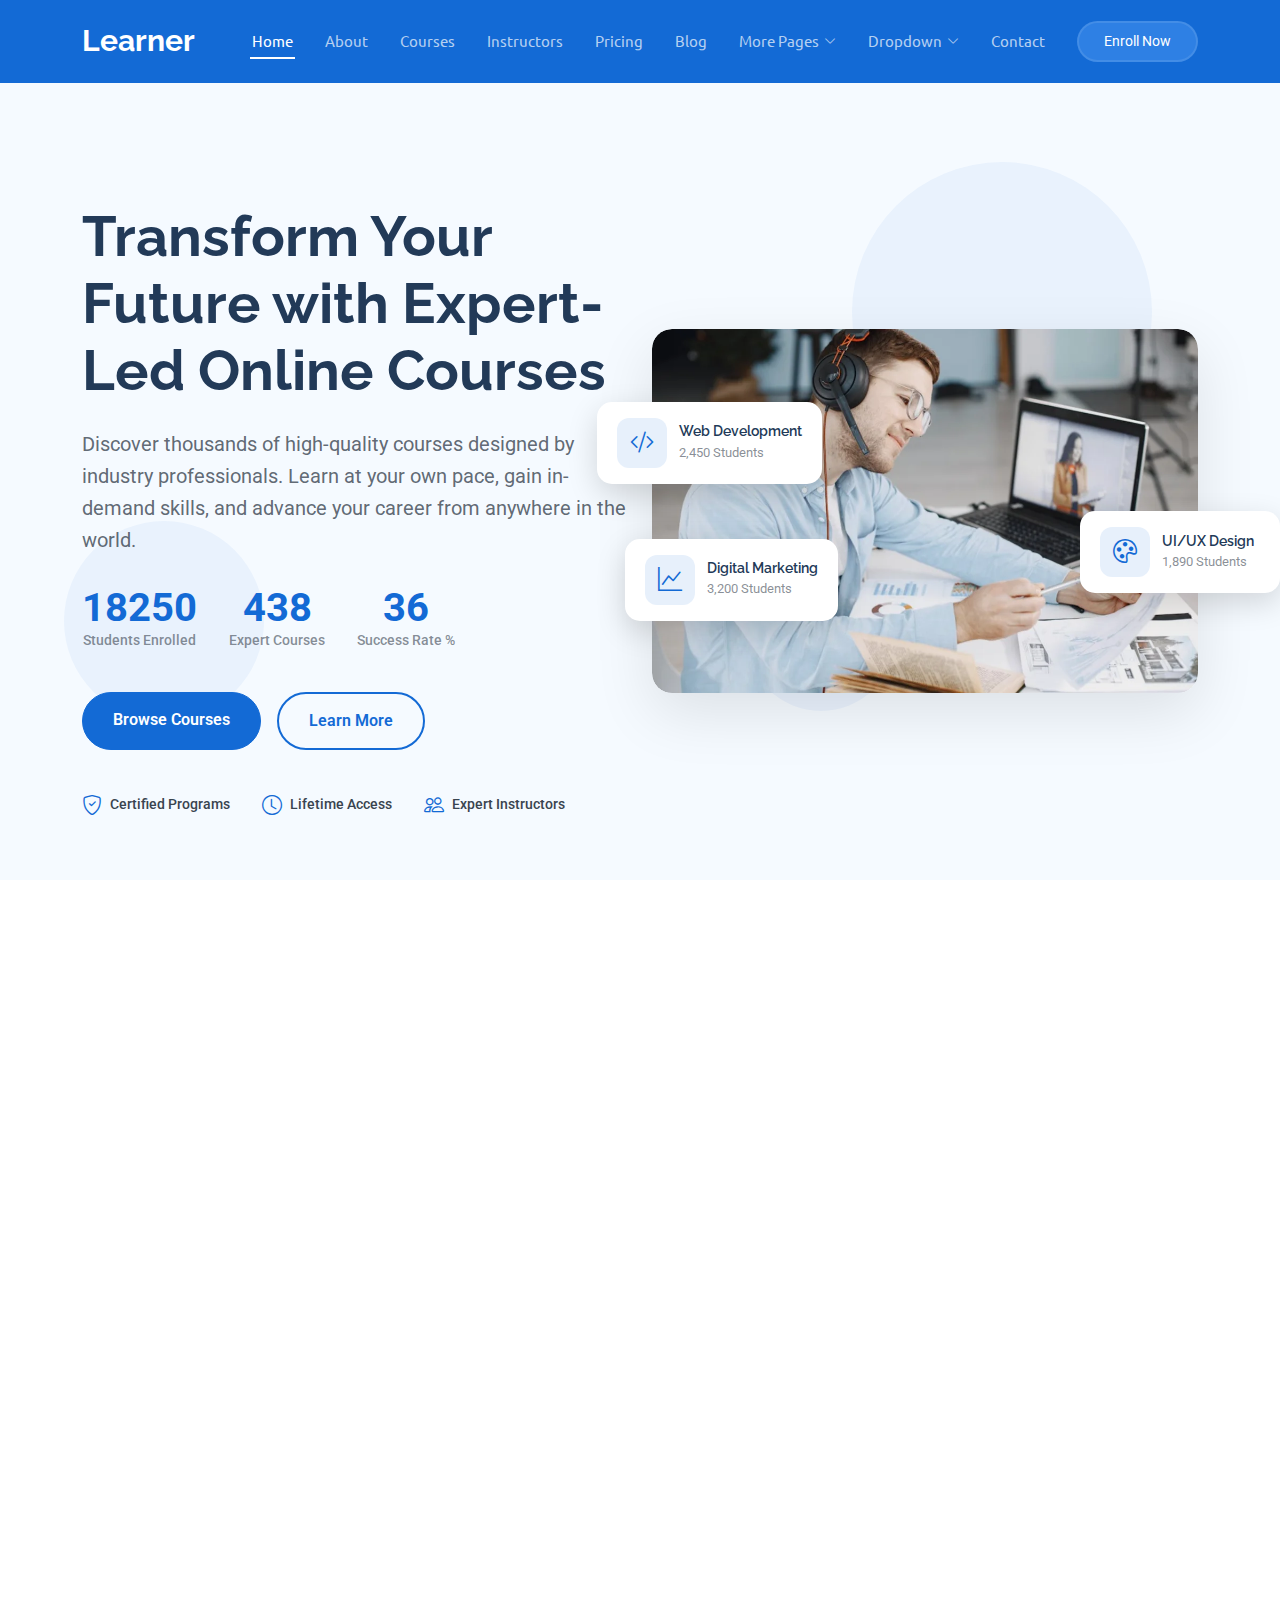
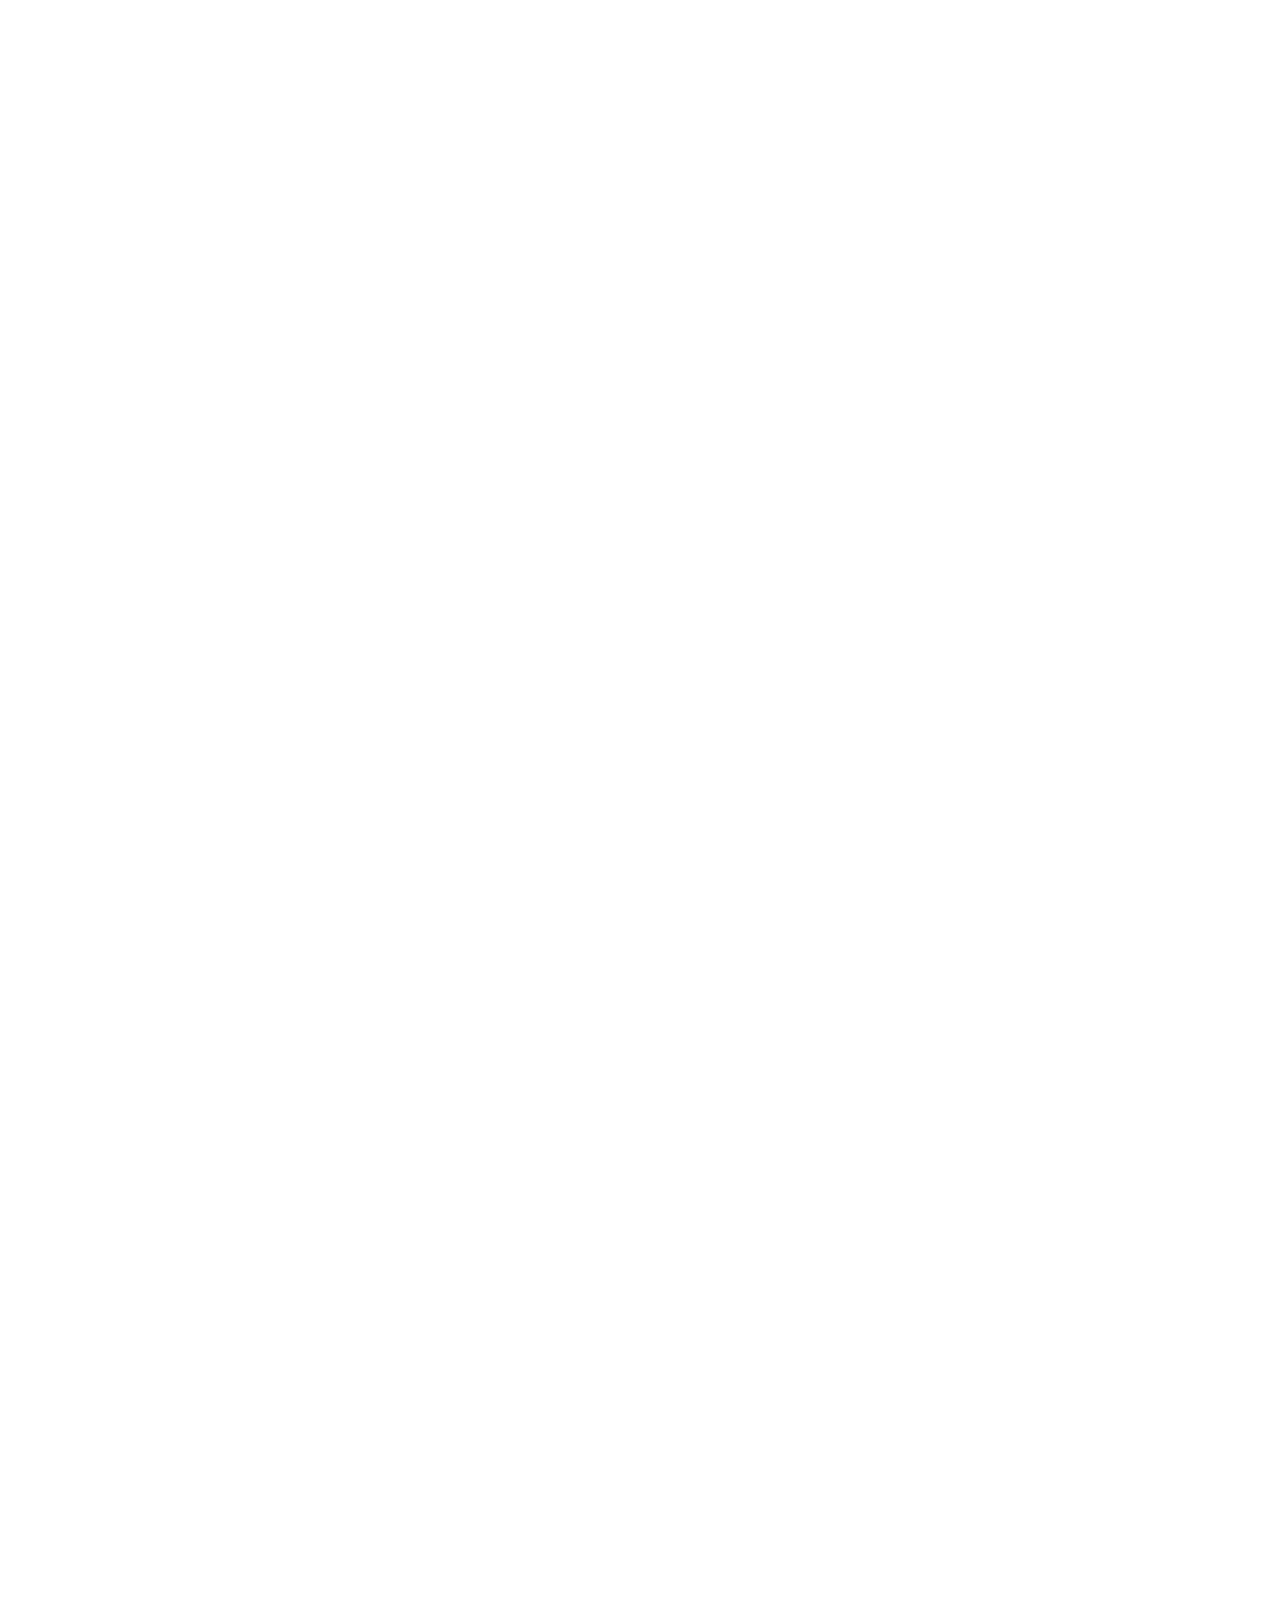
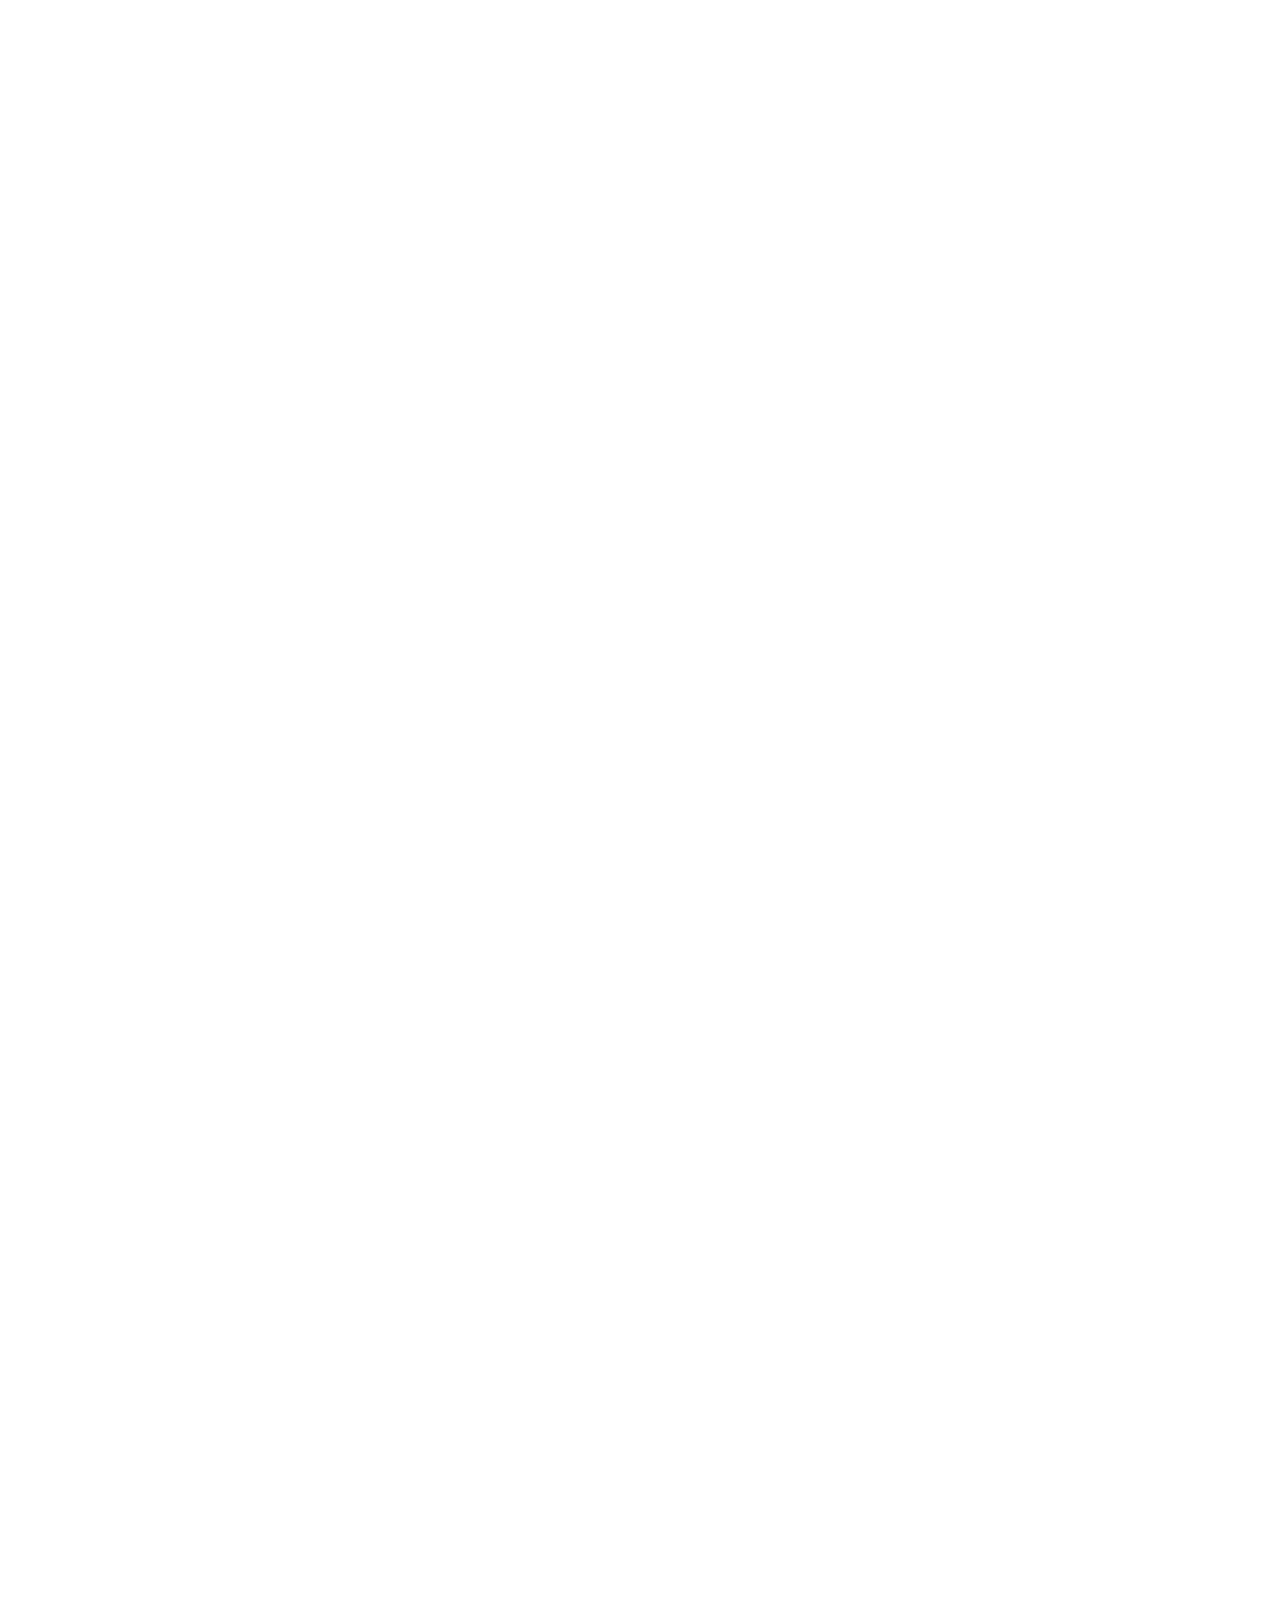
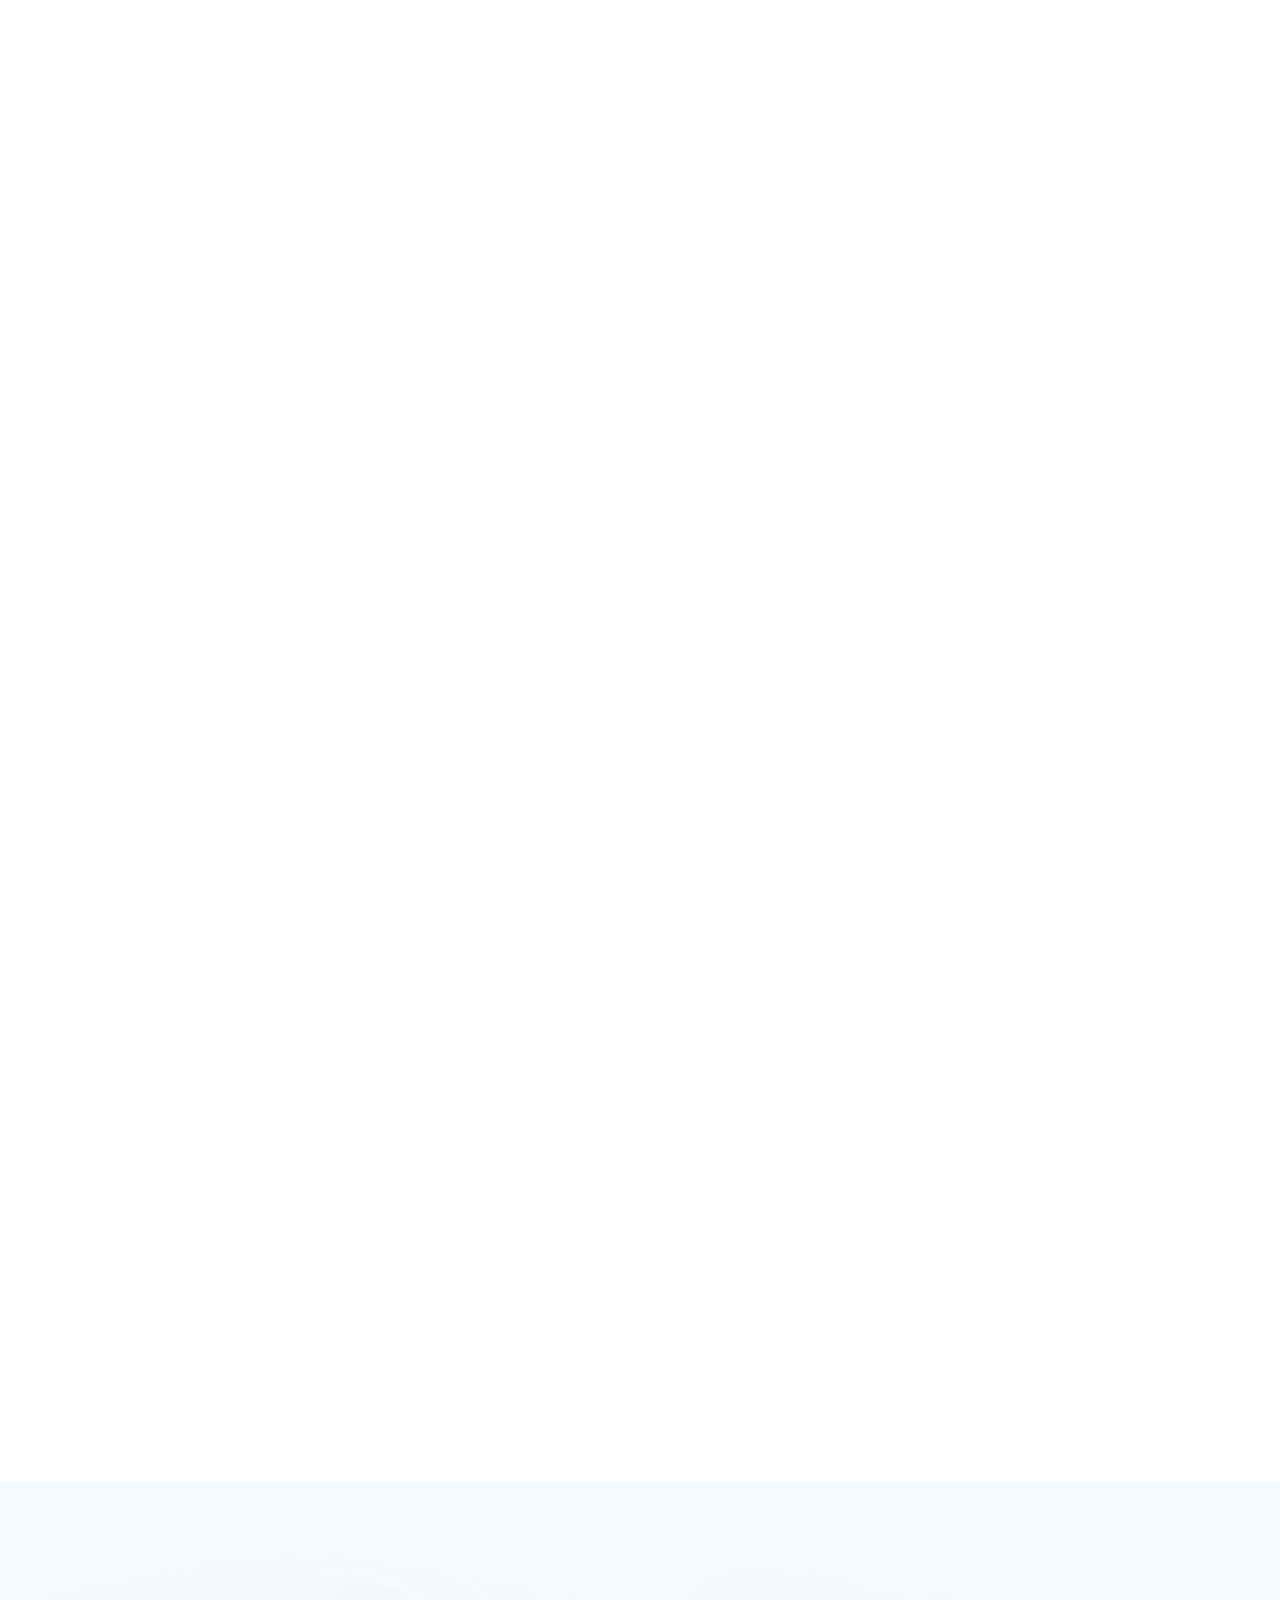
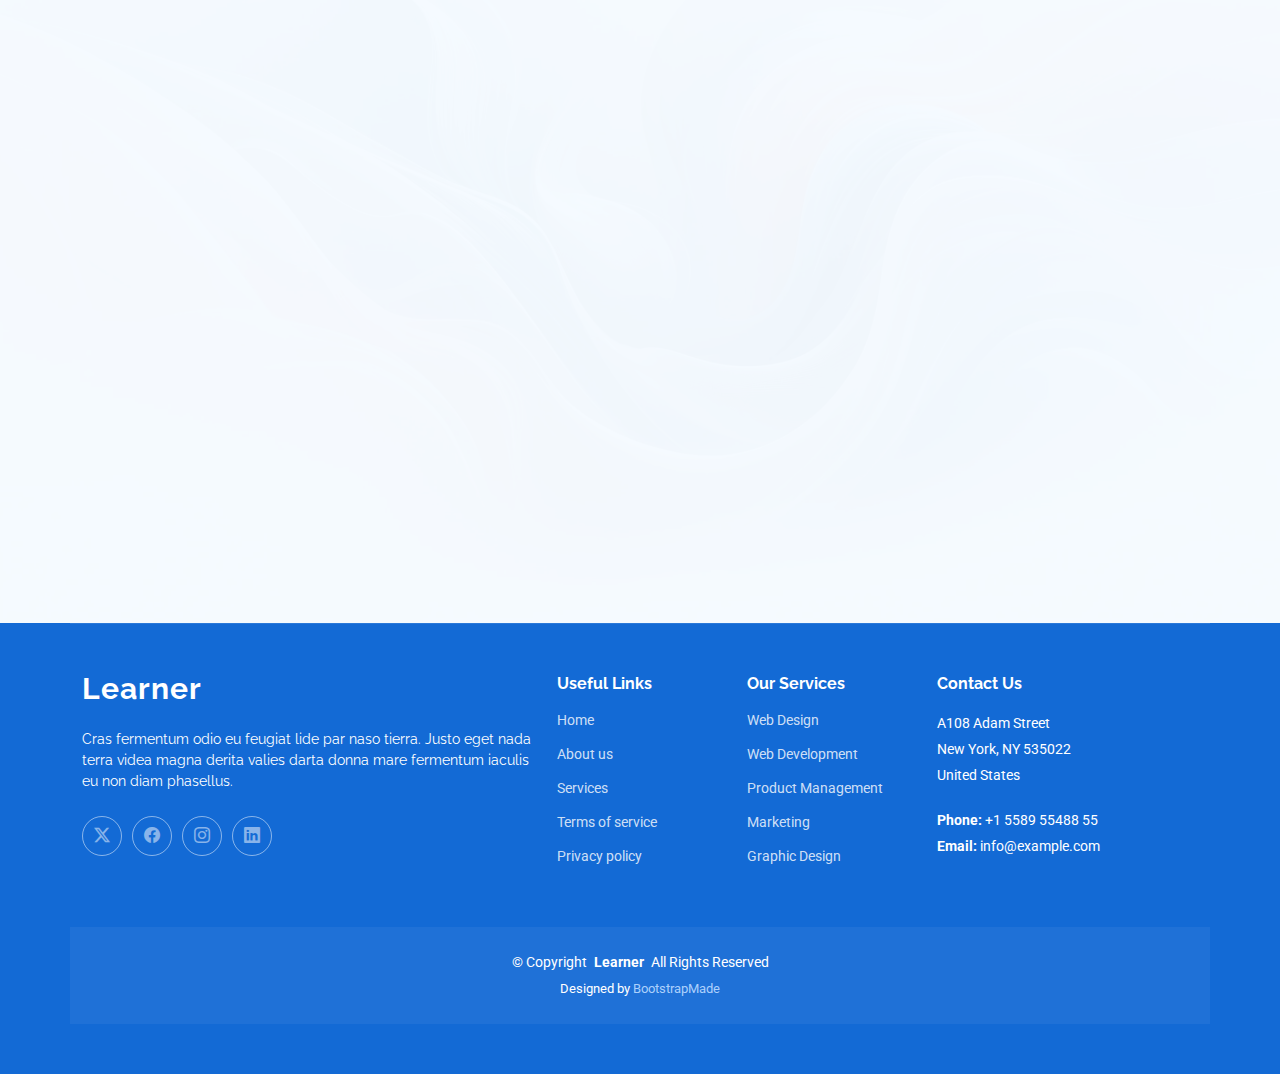
<file: index.html>
<!DOCTYPE html>
<html lang="en">

<head>
  <meta charset="utf-8">
  <meta content="width=device-width, initial-scale=1.0" name="viewport">
  <title>Index - Learner Bootstrap Template</title>
  <meta name="description" content="">
  <meta name="keywords" content="">

  <!-- Favicons -->
  <link href="assets/img/favicon.png" rel="icon">
  <link href="assets/img/apple-touch-icon.png" rel="apple-touch-icon">

  <!-- Fonts -->
  <link href="https://fonts.googleapis.com" rel="preconnect">
  <link href="https://fonts.gstatic.com" rel="preconnect" crossorigin>
  <link href="https://fonts.googleapis.com/css2?family=Roboto:ital,wght@0,100;0,300;0,400;0,500;0,700;0,900;1,100;1,300;1,400;1,500;1,700;1,900&family=Raleway:ital,wght@0,100;0,200;0,300;0,400;0,500;0,600;0,700;0,800;0,900;1,100;1,200;1,300;1,400;1,500;1,600;1,700;1,800;1,900&family=Ubuntu:ital,wght@0,300;0,400;0,500;0,700;1,300;1,400;1,500;1,700&display=swap" rel="stylesheet">

  <!-- Vendor CSS Files -->
  <link href="assets/vendor/bootstrap/css/bootstrap.min.css" rel="stylesheet">
  <link href="assets/vendor/bootstrap-icons/bootstrap-icons.css" rel="stylesheet">
  <link href="assets/vendor/aos/aos.css" rel="stylesheet">
  <link href="assets/vendor/swiper/swiper-bundle.min.css" rel="stylesheet">

  <!-- Main CSS File -->
  <link href="assets/css/main.css" rel="stylesheet">

  <!-- =======================================================
  * Template Name: Learner
  * Template URL: https://bootstrapmade.com/learner-bootstrap-course-template/
  * Updated: Jul 08 2025 with Bootstrap v5.3.7
  * Author: BootstrapMade.com
  * License: https://bootstrapmade.com/license/
  ======================================================== -->
</head>

<body class="index-page">

  <header id="header" class="header d-flex align-items-center sticky-top">
    <div class="container-fluid container-xl position-relative d-flex align-items-center">

      <a href="index.html" class="logo d-flex align-items-center me-auto">
        <!-- Uncomment the line below if you also wish to use an image logo -->
        <!-- <img src="assets/img/logo.webp" alt=""> -->
        <h1 class="sitename">Learner</h1>
      </a>

      <nav id="navmenu" class="navmenu">
        <ul>
          <li><a href="index.html" class="active">Home</a></li>
          <li><a href="about.html">About</a></li>
          <li><a href="courses.html">Courses</a></li>
          <li><a href="instructors.html">Instructors</a></li>
          <li><a href="pricing.html">Pricing</a></li>
          <li><a href="blog.html">Blog</a></li>
          <li class="dropdown"><a href="#"><span>More Pages</span> <i class="bi bi-chevron-down toggle-dropdown"></i></a>
            <ul>
              <li><a href="course-details.html">Course Details</a></li>
              <li><a href="instructor-profile.html">Instructor Profile</a></li>
              <li><a href="events.html">Events</a></li>
              <li><a href="blog-details.html">Blog Details</a></li>
              <li><a href="terms.html">Terms</a></li>
              <li><a href="privacy.html">Privacy</a></li>
              <li><a href="404.html">404</a></li>
            </ul>
          </li>

          <li class="dropdown"><a href="#"><span>Dropdown</span> <i class="bi bi-chevron-down toggle-dropdown"></i></a>
            <ul>
              <li><a href="#">Dropdown 1</a></li>
              <li class="dropdown"><a href="#"><span>Deep Dropdown</span> <i class="bi bi-chevron-down toggle-dropdown"></i></a>
                <ul>
                  <li><a href="#">Deep Dropdown 1</a></li>
                  <li><a href="#">Deep Dropdown 2</a></li>
                  <li><a href="#">Deep Dropdown 3</a></li>
                  <li><a href="#">Deep Dropdown 4</a></li>
                  <li><a href="#">Deep Dropdown 5</a></li>
                </ul>
              </li>
              <li><a href="#">Dropdown 2</a></li>
              <li><a href="#">Dropdown 3</a></li>
              <li><a href="#">Dropdown 4</a></li>
            </ul>
          </li>
          <li><a href="contact.html">Contact</a></li>
        </ul>
        <i class="mobile-nav-toggle d-xl-none bi bi-list"></i>
      </nav>

      <a class="btn-getstarted" href="enroll.html">Enroll Now</a>

    </div>
  </header>

  <main class="main">

    <!-- Courses Hero Section -->
    <section id="courses-hero" class="courses-hero section light-background">

      <div class="hero-content">
        <div class="container">
          <div class="row align-items-center">

            <div class="col-lg-6" data-aos="fade-up" data-aos-delay="100">
              <div class="hero-text">
                <h1>Transform Your Future with Expert-Led Online Courses</h1>
                <p>Discover thousands of high-quality courses designed by industry professionals. Learn at your own pace, gain in-demand skills, and advance your career from anywhere in the world.</p>

                <div class="hero-stats">
                  <div class="stat-item">
                    <span class="number purecounter" data-purecounter-start="0" data-purecounter-end="50000" data-purecounter-duration="2"></span>
                    <span class="label">Students Enrolled</span>
                  </div>
                  <div class="stat-item">
                    <span class="number purecounter" data-purecounter-start="0" data-purecounter-end="1200" data-purecounter-duration="2"></span>
                    <span class="label">Expert Courses</span>
                  </div>
                  <div class="stat-item">
                    <span class="number purecounter" data-purecounter-start="0" data-purecounter-end="98" data-purecounter-duration="2"></span>
                    <span class="label">Success Rate %</span>
                  </div>
                </div>

                <div class="hero-buttons">
                  <a href="#courses" class="btn btn-primary">Browse Courses</a>
                  <a href="#about" class="btn btn-outline">Learn More</a>
                </div>

                <div class="hero-features">
                  <div class="feature">
                    <i class="bi bi-shield-check"></i>
                    <span>Certified Programs</span>
                  </div>
                  <div class="feature">
                    <i class="bi bi-clock"></i>
                    <span>Lifetime Access</span>
                  </div>
                  <div class="feature">
                    <i class="bi bi-people"></i>
                    <span>Expert Instructors</span>
                  </div>
                </div>
              </div>
            </div>

            <div class="col-lg-6" data-aos="fade-up" data-aos-delay="200">
              <div class="hero-image">
                <div class="main-image">
                  <img src="assets/img/education/courses-13.webp" alt="Online Learning" class="img-fluid">
                </div>

                <div class="floating-cards">
                  <div class="course-card" data-aos="fade-up" data-aos-delay="300">
                    <div class="card-icon">
                      <i class="bi bi-code-slash"></i>
                    </div>
                    <div class="card-content">
                      <h6>Web Development</h6>
                      <span>2,450 Students</span>
                    </div>
                  </div>

                  <div class="course-card" data-aos="fade-up" data-aos-delay="400">
                    <div class="card-icon">
                      <i class="bi bi-palette"></i>
                    </div>
                    <div class="card-content">
                      <h6>UI/UX Design</h6>
                      <span>1,890 Students</span>
                    </div>
                  </div>

                  <div class="course-card" data-aos="fade-up" data-aos-delay="500">
                    <div class="card-icon">
                      <i class="bi bi-graph-up"></i>
                    </div>
                    <div class="card-content">
                      <h6>Digital Marketing</h6>
                      <span>3,200 Students</span>
                    </div>
                  </div>
                </div>
              </div>
            </div>

          </div>
        </div>
      </div>

      <div class="hero-background">
        <div class="bg-shapes">
          <div class="shape shape-1"></div>
          <div class="shape shape-2"></div>
          <div class="shape shape-3"></div>
        </div>
      </div>

    </section><!-- /Courses Hero Section -->

    <!-- Featured Courses Section -->
    <section id="featured-courses" class="featured-courses section">

      <!-- Section Title -->
      <div class="container section-title" data-aos="fade-up">
        <h2>Featured Courses</h2>
        <p>Necessitatibus eius consequatur ex aliquid fuga eum quidem sint consectetur velit</p>
      </div><!-- End Section Title -->

      <div class="container" data-aos="fade-up" data-aos-delay="100">

        <div class="row gy-4">

          <div class="col-lg-4 col-md-6" data-aos="fade-up" data-aos-delay="200">
            <div class="course-card">
              <div class="course-image">
                <img src="assets/img/education/students-9.webp" alt="Course" class="img-fluid">
                <div class="badge featured">Featured</div>
                <div class="price-badge">$149</div>
              </div>
              <div class="course-content">
                <div class="course-meta">
                  <span class="level">Beginner</span>
                  <span class="duration">8 Weeks</span>
                </div>
                <h3><a href="#">Digital Marketing Fundamentals</a></h3>
                <p>Lorem ipsum dolor sit amet consectetur adipiscing elit sed do eiusmod tempor incididunt ut labore et dolore magna aliqua enim ad minim veniam.</p>
                <div class="instructor">
                  <img src="assets/img/person/person-f-3.webp" alt="Instructor" class="instructor-img">
                  <div class="instructor-info">
                    <h6>Sarah Johnson</h6>
                    <span>Marketing Expert</span>
                  </div>
                </div>
                <div class="course-stats">
                  <div class="rating">
                    <i class="bi bi-star-fill"></i>
                    <i class="bi bi-star-fill"></i>
                    <i class="bi bi-star-fill"></i>
                    <i class="bi bi-star-fill"></i>
                    <i class="bi bi-star-half"></i>
                    <span>(4.5)</span>
                  </div>
                  <div class="students">
                    <i class="bi bi-people-fill"></i>
                    <span>342 students</span>
                  </div>
                </div>
                <a href="enroll.html" class="btn-course">Enroll Now</a>
              </div>
            </div>
          </div><!-- End Course Item -->

          <div class="col-lg-4 col-md-6" data-aos="fade-up" data-aos-delay="300">
            <div class="course-card">
              <div class="course-image">
                <img src="assets/img/education/campus-4.webp" alt="Course" class="img-fluid">
                <div class="badge new">New</div>
                <div class="price-badge">$89</div>
              </div>
              <div class="course-content">
                <div class="course-meta">
                  <span class="level">Intermediate</span>
                  <span class="duration">6 Weeks</span>
                </div>
                <h3><a href="#">Web Development with JavaScript</a></h3>
                <p>Ut enim ad minim veniam quis nostrud exercitation ullamco laboris nisi ut aliquip ex ea commodo consequat duis aute irure dolor in reprehenderit.</p>
                <div class="instructor">
                  <img src="assets/img/person/person-m-5.webp" alt="Instructor" class="instructor-img">
                  <div class="instructor-info">
                    <h6>Michael Chen</h6>
                    <span>Full Stack Developer</span>
                  </div>
                </div>
                <div class="course-stats">
                  <div class="rating">
                    <i class="bi bi-star-fill"></i>
                    <i class="bi bi-star-fill"></i>
                    <i class="bi bi-star-fill"></i>
                    <i class="bi bi-star-fill"></i>
                    <i class="bi bi-star-fill"></i>
                    <span>(5.0)</span>
                  </div>
                  <div class="students">
                    <i class="bi bi-people-fill"></i>
                    <span>156 students</span>
                  </div>
                </div>
                <a href="enroll.html" class="btn-course">Enroll Now</a>
              </div>
            </div>
          </div><!-- End Course Item -->

          <div class="col-lg-4 col-md-6" data-aos="fade-up" data-aos-delay="400">
            <div class="course-card">
              <div class="course-image">
                <img src="assets/img/education/students-7.webp" alt="Course" class="img-fluid">
                <div class="badge certificate">Certificate</div>
                <div class="price-badge">Free</div>
              </div>
              <div class="course-content">
                <div class="course-meta">
                  <span class="level">Beginner</span>
                  <span class="duration">4 Weeks</span>
                </div>
                <h3><a href="#">Introduction to Data Science</a></h3>
                <p>Excepteur sint occaecat cupidatat non proident sunt in culpa qui officia deserunt mollit anim id est laborum sed ut perspiciatis unde omnis.</p>
                <div class="instructor">
                  <img src="assets/img/person/person-f-7.webp" alt="Instructor" class="instructor-img">
                  <div class="instructor-info">
                    <h6>Dr. Emily Watson</h6>
                    <span>Data Scientist</span>
                  </div>
                </div>
                <div class="course-stats">
                  <div class="rating">
                    <i class="bi bi-star-fill"></i>
                    <i class="bi bi-star-fill"></i>
                    <i class="bi bi-star-fill"></i>
                    <i class="bi bi-star-fill"></i>
                    <i class="bi bi-star"></i>
                    <span>(4.2)</span>
                  </div>
                  <div class="students">
                    <i class="bi bi-people-fill"></i>
                    <span>789 students</span>
                  </div>
                </div>
                <a href="enroll.html" class="btn-course">Enroll Now</a>
              </div>
            </div>
          </div><!-- End Course Item -->

          <div class="col-lg-4 col-md-6" data-aos="fade-up" data-aos-delay="200">
            <div class="course-card">
              <div class="course-image">
                <img src="assets/img/education/education-5.webp" alt="Course" class="img-fluid">
                <div class="badge popular">Popular</div>
                <div class="price-badge">$199</div>
              </div>
              <div class="course-content">
                <div class="course-meta">
                  <span class="level">Advanced</span>
                  <span class="duration">12 Weeks</span>
                </div>
                <h3><a href="#">Business Strategy &amp; Leadership</a></h3>
                <p>Sed ut perspiciatis unde omnis iste natus error sit voluptatem accusantium doloremque laudantium totam rem aperiam eaque ipsa quae ab illo.</p>
                <div class="instructor">
                  <img src="assets/img/person/person-m-8.webp" alt="Instructor" class="instructor-img">
                  <div class="instructor-info">
                    <h6>Robert Anderson</h6>
                    <span>Business Consultant</span>
                  </div>
                </div>
                <div class="course-stats">
                  <div class="rating">
                    <i class="bi bi-star-fill"></i>
                    <i class="bi bi-star-fill"></i>
                    <i class="bi bi-star-fill"></i>
                    <i class="bi bi-star-fill"></i>
                    <i class="bi bi-star-half"></i>
                    <span>(4.7)</span>
                  </div>
                  <div class="students">
                    <i class="bi bi-people-fill"></i>
                    <span>234 students</span>
                  </div>
                </div>
                <a href="enroll.html" class="btn-course">Enroll Now</a>
              </div>
            </div>
          </div><!-- End Course Item -->

          <div class="col-lg-4 col-md-6" data-aos="fade-up" data-aos-delay="300">
            <div class="course-card">
              <div class="course-image">
                <img src="assets/img/education/activities-3.webp" alt="Course" class="img-fluid">
                <div class="badge certificate">Certificate</div>
                <div class="price-badge">$129</div>
              </div>
              <div class="course-content">
                <div class="course-meta">
                  <span class="level">Intermediate</span>
                  <span class="duration">10 Weeks</span>
                </div>
                <h3><a href="#">Graphic Design Masterclass</a></h3>
                <p>Nemo enim ipsam voluptatem quia voluptas sit aspernatur aut odit aut fugit sed quia consequuntur magni dolores eos qui ratione voluptatem.</p>
                <div class="instructor">
                  <img src="assets/img/person/person-f-12.webp" alt="Instructor" class="instructor-img">
                  <div class="instructor-info">
                    <h6>Lisa Martinez</h6>
                    <span>Creative Director</span>
                  </div>
                </div>
                <div class="course-stats">
                  <div class="rating">
                    <i class="bi bi-star-fill"></i>
                    <i class="bi bi-star-fill"></i>
                    <i class="bi bi-star-fill"></i>
                    <i class="bi bi-star-fill"></i>
                    <i class="bi bi-star"></i>
                    <span>(4.3)</span>
                  </div>
                  <div class="students">
                    <i class="bi bi-people-fill"></i>
                    <span>467 students</span>
                  </div>
                </div>
                <a href="enroll.html" class="btn-course">Enroll Now</a>
              </div>
            </div>
          </div><!-- End Course Item -->

          <div class="col-lg-4 col-md-6" data-aos="fade-up" data-aos-delay="400">
            <div class="course-card">
              <div class="course-image">
                <img src="assets/img/education/teacher-6.webp" alt="Course" class="img-fluid">
                <div class="badge new">New</div>
                <div class="price-badge">$99</div>
              </div>
              <div class="course-content">
                <div class="course-meta">
                  <span class="level">Beginner</span>
                  <span class="duration">5 Weeks</span>
                </div>
                <h3><a href="#">Photography for Beginners</a></h3>
                <p>At vero eos et accusamus et iusto odio dignissimos ducimus qui blanditiis praesentium voluptatum deleniti atque corrupti quos dolores et quas.</p>
                <div class="instructor">
                  <img src="assets/img/person/person-m-11.webp" alt="Instructor" class="instructor-img">
                  <div class="instructor-info">
                    <h6>James Wilson</h6>
                    <span>Professional Photographer</span>
                  </div>
                </div>
                <div class="course-stats">
                  <div class="rating">
                    <i class="bi bi-star-fill"></i>
                    <i class="bi bi-star-fill"></i>
                    <i class="bi bi-star-fill"></i>
                    <i class="bi bi-star-fill"></i>
                    <i class="bi bi-star-half"></i>
                    <span>(4.6)</span>
                  </div>
                  <div class="students">
                    <i class="bi bi-people-fill"></i>
                    <span>298 students</span>
                  </div>
                </div>
                <a href="enroll.html" class="btn-course">Enroll Now</a>
              </div>
            </div>
          </div><!-- End Course Item -->

        </div>

        <div class="more-courses text-center" data-aos="fade-up" data-aos-delay="500">
          <a href="courses.html" class="btn-more">View All Courses</a>
        </div>

      </div>

    </section><!-- /Featured Courses Section -->

    <!-- Course Categories Section -->
    <section id="course-categories" class="course-categories section">

      <!-- Section Title -->
      <div class="container section-title" data-aos="fade-up">
        <h2>Course Categories</h2>
        <p>Necessitatibus eius consequatur ex aliquid fuga eum quidem sint consectetur velit</p>
      </div><!-- End Section Title -->

      <div class="container" data-aos="fade-up" data-aos-delay="100">

        <div class="row g-4">

          <div class="col-xl-2 col-lg-3 col-md-4 col-sm-6" data-aos="zoom-in" data-aos-delay="100">
            <a href="courses.html" class="category-card category-tech">
              <div class="category-icon">
                <i class="bi bi-laptop"></i>
              </div>
              <h5>Computer Science</h5>
              <span class="course-count">24 Courses</span>
            </a>
          </div><!-- End Category Item -->

          <div class="col-xl-2 col-lg-3 col-md-4 col-sm-6" data-aos="zoom-in" data-aos-delay="150">
            <a href="courses.html" class="category-card category-business">
              <div class="category-icon">
                <i class="bi bi-briefcase"></i>
              </div>
              <h5>Business</h5>
              <span class="course-count">18 Courses</span>
            </a>
          </div><!-- End Category Item -->

          <div class="col-xl-2 col-lg-3 col-md-4 col-sm-6" data-aos="zoom-in" data-aos-delay="200">
            <a href="courses.html" class="category-card category-design">
              <div class="category-icon">
                <i class="bi bi-palette"></i>
              </div>
              <h5>Design</h5>
              <span class="course-count">15 Courses</span>
            </a>
          </div><!-- End Category Item -->

          <div class="col-xl-2 col-lg-3 col-md-4 col-sm-6" data-aos="zoom-in" data-aos-delay="250">
            <a href="courses.html" class="category-card category-health">
              <div class="category-icon">
                <i class="bi bi-heart-pulse"></i>
              </div>
              <h5>Health &amp; Medical</h5>
              <span class="course-count">12 Courses</span>
            </a>
          </div><!-- End Category Item -->

          <div class="col-xl-2 col-lg-3 col-md-4 col-sm-6" data-aos="zoom-in" data-aos-delay="300">
            <a href="courses.html" class="category-card category-language">
              <div class="category-icon">
                <i class="bi bi-globe"></i>
              </div>
              <h5>Languages</h5>
              <span class="course-count">21 Courses</span>
            </a>
          </div><!-- End Category Item -->

          <div class="col-xl-2 col-lg-3 col-md-4 col-sm-6" data-aos="zoom-in" data-aos-delay="350">
            <a href="courses.html" class="category-card category-science">
              <div class="category-icon">
                <i class="bi bi-diagram-3"></i>
              </div>
              <h5>Science</h5>
              <span class="course-count">16 Courses</span>
            </a>
          </div><!-- End Category Item -->

          <div class="col-xl-2 col-lg-3 col-md-4 col-sm-6" data-aos="zoom-in" data-aos-delay="100">
            <a href="courses.html" class="category-card category-marketing">
              <div class="category-icon">
                <i class="bi bi-megaphone"></i>
              </div>
              <h5>Marketing</h5>
              <span class="course-count">19 Courses</span>
            </a>
          </div><!-- End Category Item -->

          <div class="col-xl-2 col-lg-3 col-md-4 col-sm-6" data-aos="zoom-in" data-aos-delay="150">
            <a href="courses.html" class="category-card category-finance">
              <div class="category-icon">
                <i class="bi bi-graph-up-arrow"></i>
              </div>
              <h5>Finance</h5>
              <span class="course-count">14 Courses</span>
            </a>
          </div><!-- End Category Item -->

          <div class="col-xl-2 col-lg-3 col-md-4 col-sm-6" data-aos="zoom-in" data-aos-delay="200">
            <a href="courses.html" class="category-card category-photography">
              <div class="category-icon">
                <i class="bi bi-camera"></i>
              </div>
              <h5>Photography</h5>
              <span class="course-count">11 Courses</span>
            </a>
          </div><!-- End Category Item -->

          <div class="col-xl-2 col-lg-3 col-md-4 col-sm-6" data-aos="zoom-in" data-aos-delay="250">
            <a href="courses.html" class="category-card category-music">
              <div class="category-icon">
                <i class="bi bi-music-note-beamed"></i>
              </div>
              <h5>Music</h5>
              <span class="course-count">13 Courses</span>
            </a>
          </div><!-- End Category Item -->

          <div class="col-xl-2 col-lg-3 col-md-4 col-sm-6" data-aos="zoom-in" data-aos-delay="300">
            <a href="courses.html" class="category-card category-engineering">
              <div class="category-icon">
                <i class="bi bi-gear"></i>
              </div>
              <h5>Engineering</h5>
              <span class="course-count">22 Courses</span>
            </a>
          </div><!-- End Category Item -->

          <div class="col-xl-2 col-lg-3 col-md-4 col-sm-6" data-aos="zoom-in" data-aos-delay="350">
            <a href="courses.html" class="category-card category-law">
              <div class="category-icon">
                <i class="bi bi-journal-text"></i>
              </div>
              <h5>Law &amp; Legal</h5>
              <span class="course-count">9 Courses</span>
            </a>
          </div><!-- End Category Item -->

          <div class="col-xl-2 col-lg-3 col-md-4 col-sm-6" data-aos="zoom-in" data-aos-delay="100">
            <a href="courses.html" class="category-card category-culinary">
              <div class="category-icon">
                <i class="bi bi-cup-hot"></i>
              </div>
              <h5>Culinary Arts</h5>
              <span class="course-count">8 Courses</span>
            </a>
          </div><!-- End Category Item -->

          <div class="col-xl-2 col-lg-3 col-md-4 col-sm-6" data-aos="zoom-in" data-aos-delay="150">
            <a href="courses.html" class="category-card category-sports">
              <div class="category-icon">
                <i class="bi bi-trophy"></i>
              </div>
              <h5>Sports &amp; Fitness</h5>
              <span class="course-count">17 Courses</span>
            </a>
          </div><!-- End Category Item -->

          <div class="col-xl-2 col-lg-3 col-md-4 col-sm-6" data-aos="zoom-in" data-aos-delay="200">
            <a href="courses.html" class="category-card category-writing">
              <div class="category-icon">
                <i class="bi bi-pen"></i>
              </div>
              <h5>Writing</h5>
              <span class="course-count">10 Courses</span>
            </a>
          </div><!-- End Category Item -->

          <div class="col-xl-2 col-lg-3 col-md-4 col-sm-6" data-aos="zoom-in" data-aos-delay="250">
            <a href="courses.html" class="category-card category-psychology">
              <div class="category-icon">
                <i class="bi bi-body-text"></i>
              </div>
              <h5>Psychology</h5>
              <span class="course-count">12 Courses</span>
            </a>
          </div><!-- End Category Item -->

          <div class="col-xl-2 col-lg-3 col-md-4 col-sm-6" data-aos="zoom-in" data-aos-delay="300">
            <a href="courses.html" class="category-card category-environment">
              <div class="category-icon">
                <i class="bi bi-tree"></i>
              </div>
              <h5>Environment</h5>
              <span class="course-count">7 Courses</span>
            </a>
          </div><!-- End Category Item -->

          <div class="col-xl-2 col-lg-3 col-md-4 col-sm-6" data-aos="zoom-in" data-aos-delay="350">
            <a href="courses.html" class="category-card category-communication">
              <div class="category-icon">
                <i class="bi bi-chat-dots"></i>
              </div>
              <h5>Communication</h5>
              <span class="course-count">15 Courses</span>
            </a>
          </div><!-- End Category Item -->

        </div>

      </div>

    </section><!-- /Course Categories Section -->

    <!-- Featured Instructors Section -->
    <section id="featured-instructors" class="featured-instructors section">

      <!-- Section Title -->
      <div class="container section-title" data-aos="fade-up">
        <h2>Featured Instructors</h2>
        <p>Necessitatibus eius consequatur ex aliquid fuga eum quidem sint consectetur velit</p>
      </div><!-- End Section Title -->

      <div class="container" data-aos="fade-up" data-aos-delay="100">

        <div class="row gy-4">

          <div class="col-xl-3 col-lg-4 col-md-6" data-aos="fade-up" data-aos-delay="200">
            <div class="instructor-card">
              <div class="instructor-image">
                <img src="assets/img/education/teacher-2.webp" class="img-fluid" alt="">
                <div class="overlay-content">
                  <div class="rating-stars">
                    <i class="bi bi-star-fill"></i>
                    <i class="bi bi-star-fill"></i>
                    <i class="bi bi-star-fill"></i>
                    <i class="bi bi-star-fill"></i>
                    <i class="bi bi-star-half"></i>
                    <span>4.8</span>
                  </div>
                  <div class="course-count">
                    <i class="bi bi-play-circle"></i>
                    <span>18 Courses</span>
                  </div>
                </div>
              </div>
              <div class="instructor-info">
                <h5>Sarah Johnson</h5>
                <p class="specialty">Web Development</p>
                <p class="description">Nulla facilisi morbi tempus iaculis urna id volutpat lacus laoreet non curabitur gravida.</p>
                <div class="stats-grid">
                  <div class="stat">
                    <span class="number">2.1k</span>
                    <span class="label">Students</span>
                  </div>
                  <div class="stat">
                    <span class="number">4.8</span>
                    <span class="label">Rating</span>
                  </div>
                </div>
                <div class="action-buttons">
                  <a href="#" class="btn-view">View Profile</a>
                  <div class="social-links">
                    <a href="#"><i class="bi bi-linkedin"></i></a>
                    <a href="#"><i class="bi bi-twitter"></i></a>
                  </div>
                </div>
              </div>
            </div>
          </div>

          <div class="col-xl-3 col-lg-4 col-md-6" data-aos="fade-up" data-aos-delay="250">
            <div class="instructor-card">
              <div class="instructor-image">
                <img src="assets/img/education/teacher-7.webp" class="img-fluid" alt="">
                <div class="overlay-content">
                  <div class="rating-stars">
                    <i class="bi bi-star-fill"></i>
                    <i class="bi bi-star-fill"></i>
                    <i class="bi bi-star-fill"></i>
                    <i class="bi bi-star-fill"></i>
                    <i class="bi bi-star-fill"></i>
                    <span>4.9</span>
                  </div>
                  <div class="course-count">
                    <i class="bi bi-play-circle"></i>
                    <span>24 Courses</span>
                  </div>
                </div>
              </div>
              <div class="instructor-info">
                <h5>Michael Chen</h5>
                <p class="specialty">Data Science</p>
                <p class="description">Suspendisse potenti nullam ac tortor vitae purus faucibus ornare suspendisse sed nisi.</p>
                <div class="stats-grid">
                  <div class="stat">
                    <span class="number">3.5k</span>
                    <span class="label">Students</span>
                  </div>
                  <div class="stat">
                    <span class="number">4.9</span>
                    <span class="label">Rating</span>
                  </div>
                </div>
                <div class="action-buttons">
                  <a href="#" class="btn-view">View Profile</a>
                  <div class="social-links">
                    <a href="#"><i class="bi bi-github"></i></a>
                    <a href="#"><i class="bi bi-linkedin"></i></a>
                  </div>
                </div>
              </div>
            </div>
          </div>

          <div class="col-xl-3 col-lg-4 col-md-6" data-aos="fade-up" data-aos-delay="300">
            <div class="instructor-card">
              <div class="instructor-image">
                <img src="assets/img/education/teacher-4.webp" class="img-fluid" alt="">
                <div class="overlay-content">
                  <div class="rating-stars">
                    <i class="bi bi-star-fill"></i>
                    <i class="bi bi-star-fill"></i>
                    <i class="bi bi-star-fill"></i>
                    <i class="bi bi-star-fill"></i>
                    <i class="bi bi-star"></i>
                    <span>4.6</span>
                  </div>
                  <div class="course-count">
                    <i class="bi bi-play-circle"></i>
                    <span>15 Courses</span>
                  </div>
                </div>
              </div>
              <div class="instructor-info">
                <h5>Amanda Rodriguez</h5>
                <p class="specialty">UX Design</p>
                <p class="description">Pellentesque habitant morbi tristique senectus et netus et malesuada fames ac turpis.</p>
                <div class="stats-grid">
                  <div class="stat">
                    <span class="number">1.8k</span>
                    <span class="label">Students</span>
                  </div>
                  <div class="stat">
                    <span class="number">4.6</span>
                    <span class="label">Rating</span>
                  </div>
                </div>
                <div class="action-buttons">
                  <a href="#" class="btn-view">View Profile</a>
                  <div class="social-links">
                    <a href="#"><i class="bi bi-dribbble"></i></a>
                    <a href="#"><i class="bi bi-behance"></i></a>
                  </div>
                </div>
              </div>
            </div>
          </div>

          <div class="col-xl-3 col-lg-4 col-md-6" data-aos="fade-up" data-aos-delay="350">
            <div class="instructor-card">
              <div class="instructor-image">
                <img src="assets/img/education/teacher-9.webp" class="img-fluid" alt="">
                <div class="overlay-content">
                  <div class="rating-stars">
                    <i class="bi bi-star-fill"></i>
                    <i class="bi bi-star-fill"></i>
                    <i class="bi bi-star-fill"></i>
                    <i class="bi bi-star-fill"></i>
                    <i class="bi bi-star-half"></i>
                    <span>4.7</span>
                  </div>
                  <div class="course-count">
                    <i class="bi bi-play-circle"></i>
                    <span>21 Courses</span>
                  </div>
                </div>
              </div>
              <div class="instructor-info">
                <h5>David Thompson</h5>
                <p class="specialty">Digital Marketing</p>
                <p class="description">Vivamus magna justo lacinia eget consectetur sed convallis at tellus curabitur non nulla.</p>
                <div class="stats-grid">
                  <div class="stat">
                    <span class="number">2.9k</span>
                    <span class="label">Students</span>
                  </div>
                  <div class="stat">
                    <span class="number">4.7</span>
                    <span class="label">Rating</span>
                  </div>
                </div>
                <div class="action-buttons">
                  <a href="#" class="btn-view">View Profile</a>
                  <div class="social-links">
                    <a href="#"><i class="bi bi-instagram"></i></a>
                    <a href="#"><i class="bi bi-facebook"></i></a>
                  </div>
                </div>
              </div>
            </div>
          </div>
        </div>

      </div>

    </section><!-- /Featured Instructors Section -->

    <!-- Testimonials Section -->
    <section id="testimonials" class="testimonials section">
      <!-- Section Title -->
      <div class="container section-title" data-aos="fade-up">
        <h2>Testimonials</h2>
        <p>Necessitatibus eius consequatur ex aliquid fuga eum quidem sint consectetur velit</p>
      </div><!-- End Section Title -->

      <div class="container" data-aos="fade-up" data-aos-delay="100">

        <div class="row">
          <div class="col-12">
            <div class="critic-reviews" data-aos="fade-up" data-aos-delay="300">
              <div class="row">
                <div class="col-md-4">
                  <div class="critic-review">
                    <div class="review-quote">"</div>
                    <div class="stars">
                      <i class="bi bi-star-fill"></i>
                      <i class="bi bi-star-fill"></i>
                      <i class="bi bi-star-fill"></i>
                      <i class="bi bi-star-fill"></i>
                      <i class="bi bi-star-fill"></i>
                    </div>
                    <p>Pellentesque in ipsum id orci porta dapibus. Vivamus magna justo, lacinia eget consectetur sed, convallis at tellus.</p>
                    <div class="critic-info">
                      <div class="critic-name">The New York Times</div>
                    </div>
                  </div>
                </div>
                <div class="col-md-4">
                  <div class="critic-review">
                    <div class="review-quote">"</div>
                    <div class="stars">
                      <i class="bi bi-star-fill"></i>
                      <i class="bi bi-star-fill"></i>
                      <i class="bi bi-star-fill"></i>
                      <i class="bi bi-star-fill"></i>
                      <i class="bi bi-star-half"></i>
                    </div>
                    <p>Curabitur non nulla sit amet nisl tempus convallis quis ac lectus. Nulla quis lorem ut libero malesuada feugiat.</p>
                    <div class="critic-info">
                      <div class="critic-name">Washington Post</div>
                    </div>
                  </div>
                </div>
                <div class="col-md-4">
                  <div class="critic-review">
                    <div class="review-quote">"</div>
                    <div class="stars">
                      <i class="bi bi-star-fill"></i>
                      <i class="bi bi-star-fill"></i>
                      <i class="bi bi-star-fill"></i>
                      <i class="bi bi-star-fill"></i>
                      <i class="bi bi-star-fill"></i>
                    </div>
                    <p>Mauris blandit aliquet elit, eget tincidunt nibh pulvinar a. Vivamus suscipit tortor eget felis porttitor volutpat.</p>
                    <div class="critic-info">
                      <div class="critic-name">The Guardian</div>
                    </div>
                  </div>
                </div>
              </div>
            </div>

            <div class="testimonials-container">
              <div class="swiper testimonials-slider init-swiper" data-aos="fade-up" data-aos-delay="400">
                <script type="application/json" class="swiper-config">
                  {
                    "loop": true,
                    "speed": 600,
                    "autoplay": {
                      "delay": 5000
                    },
                    "slidesPerView": 1,
                    "spaceBetween": 30,
                    "pagination": {
                      "el": ".swiper-pagination",
                      "type": "bullets",
                      "clickable": true
                    },
                    "breakpoints": {
                      "768": {
                        "slidesPerView": 2
                      },
                      "992": {
                        "slidesPerView": 3
                      }
                    }
                  }
                </script>

                <div class="swiper-wrapper">
                  <div class="swiper-slide">
                    <div class="testimonial-item">
                      <div class="stars">
                        <i class="bi bi-star-fill"></i>
                        <i class="bi bi-star-fill"></i>
                        <i class="bi bi-star-fill"></i>
                        <i class="bi bi-star-fill"></i>
                        <i class="bi bi-star-fill"></i>
                      </div>
                      <p>
                        Proin eget tortor risus. Vestibulum ac diam sit amet quam vehicula elementum sed sit amet dui. Nulla quis lorem ut libero malesuada feugiat.
                      </p>
                      <div class="testimonial-profile">
                        <img src="assets/img/person/person-f-1.webp" alt="Reviewer" class="img-fluid rounded-circle">
                        <div>
                          <h3>Jane Smith</h3>
                          <h4>Book Enthusiast</h4>
                        </div>
                      </div>
                    </div>
                  </div><!-- End testimonial item -->

                  <div class="swiper-slide">
                    <div class="testimonial-item">
                      <div class="stars">
                        <i class="bi bi-star-fill"></i>
                        <i class="bi bi-star-fill"></i>
                        <i class="bi bi-star-fill"></i>
                        <i class="bi bi-star-fill"></i>
                        <i class="bi bi-star-fill"></i>
                      </div>
                      <p>
                        Curabitur arcu erat, accumsan id imperdiet et, porttitor at sem. Cras ultricies ligula sed magna dictum porta. Vestibulum ante ipsum primis in faucibus orci luctus.
                      </p>
                      <div class="testimonial-profile">
                        <img src="assets/img/person/person-m-2.webp" alt="Reviewer" class="img-fluid rounded-circle">
                        <div>
                          <h3>Michael Johnson</h3>
                          <h4>Sci-Fi Blogger</h4>
                        </div>
                      </div>
                    </div>
                  </div><!-- End testimonial item -->

                  <div class="swiper-slide">
                    <div class="testimonial-item">
                      <div class="stars">
                        <i class="bi bi-star-fill"></i>
                        <i class="bi bi-star-fill"></i>
                        <i class="bi bi-star-fill"></i>
                        <i class="bi bi-star-fill"></i>
                        <i class="bi bi-star-half"></i>
                      </div>
                      <p>
                        Quisque velit nisi, pretium ut lacinia in, elementum id enim. Cras ultricies ligula sed magna dictum porta. Donec sollicitudin molestie malesuada.
                      </p>
                      <div class="testimonial-profile">
                        <img src="assets/img/person/person-f-3.webp" alt="Reviewer" class="img-fluid rounded-circle">
                        <div>
                          <h3>Emily Davis</h3>
                          <h4>Book Club President</h4>
                        </div>
                      </div>
                    </div>
                  </div><!-- End testimonial item -->

                  <div class="swiper-slide">
                    <div class="testimonial-item">
                      <div class="stars">
                        <i class="bi bi-star-fill"></i>
                        <i class="bi bi-star-fill"></i>
                        <i class="bi bi-star-fill"></i>
                        <i class="bi bi-star-fill"></i>
                        <i class="bi bi-star-fill"></i>
                      </div>
                      <p>
                        Mauris blandit aliquet elit, eget tincidunt nibh pulvinar a. Curabitur aliquet quam id dui posuere blandit. Lorem ipsum dolor sit amet, consectetur.
                      </p>
                      <div class="testimonial-profile">
                        <img src="assets/img/person/person-m-4.webp" alt="Reviewer" class="img-fluid rounded-circle">
                        <div>
                          <h3>Robert Wilson</h3>
                          <h4>Literary Reviewer</h4>
                        </div>
                      </div>
                    </div>
                  </div><!-- End testimonial item -->

                </div>
                <div class="swiper-pagination"></div>
              </div>
            </div>
          </div>
        </div>

        <div class="row">
          <div class="col-12 text-center" data-aos="fade-up">
            <div class="overall-rating">
              <div class="rating-number">4.8</div>
              <div class="rating-stars">
                <i class="bi bi-star-fill"></i>
                <i class="bi bi-star-fill"></i>
                <i class="bi bi-star-fill"></i>
                <i class="bi bi-star-fill"></i>
                <i class="bi bi-star-half"></i>
              </div>
              <p>Based on 230+ reviews</p>
              <div class="rating-platforms">
                <span>Goodreads</span>
                <span>Amazon</span>
                <span>Barnes &amp; Noble</span>
              </div>
            </div>
          </div>
        </div>
      </div>
    </section><!-- /Testimonials Section -->

    <!-- Recent Blog Posts Section -->
    <section id="recent-blog-posts" class="recent-blog-posts section">

      <!-- Section Title -->
      <div class="container section-title" data-aos="fade-up">
        <h2>Recent Blog Posts</h2>
        <p>Necessitatibus eius consequatur ex aliquid fuga eum quidem sint consectetur velit</p>
      </div><!-- End Section Title -->

      <div class="container" data-aos="fade-up" data-aos-delay="100">

        <div class="row gy-4">

          <div class="col-lg-4" data-aos="fade-up" data-aos-delay="200">
            <div class="card">
              <div class="card-top d-flex align-items-center">
                <img src="assets/img/person/person-f-12.webp" alt="Author" class="rounded-circle me-2">
                <span class="author-name">By Andy glamer</span>
                <span class="ms-auto likes"><i class="bi bi-heart"></i> 65</span>
              </div>
              <div class="card-img-wrapper">
                <img src="assets/img/blog/blog-post-1.webp" alt="Post Image">
              </div>
              <div class="card-body">
                <h5 class="card-title"><a href="blog-details.html">Sed ut perspiciatis unde omnis iste natus</a></h5>
                <p class="card-text">Nemo enim ipsam voluptatem quia voluptas sit aspernatur aut odit aut fugit, sed quia consequuntur magni dolores eos qui ratione...</p>
              </div>
            </div>
          </div><!-- End Post Item Card -->

          <div class="col-lg-4" data-aos="fade-up" data-aos-delay="300">
            <div class="card position-relative">
              <div class="card-top d-flex align-items-center">
                <img src="assets/img/person/person-f-13.webp" alt="Author" class="rounded-circle me-2">
                <span class="author-name">By Den viliamson</span>
                <span class="ms-auto likes"><i class="bi bi-heart"></i> 35</span>
              </div>
              <div class="card-img-wrapper">
                <img src="assets/img/blog/blog-post-2.webp" alt="Post Image">
              </div>
              <div class="card-body">
                <h5 class="card-title"><a href="blog-details.html">Nemo enim ipsam voluptatem quia voluptas sit</a></h5>
                <p class="card-text">At vero eos et accusamus et iusto odio dignissimos ducimus qui blanditiis praesentium voluptatum deleniti atque corrupti quos...</p>
              </div>
            </div>
          </div><!-- End Post Item Card -->

          <div class="col-lg-4" data-aos="fade-up" data-aos-delay="400">
            <div class="card">
              <div class="card-top d-flex align-items-center">
                <img src="assets/img/person/person-m-10.webp" alt="Author" class="rounded-circle me-2">
                <span class="author-name">By Jones robbert</span>
                <span class="ms-auto likes"><i class="bi bi-heart"></i> 58</span>
              </div>
              <div class="card-img-wrapper">
                <img src="assets/img/blog/blog-post-3.webp" alt="Post Image">
              </div>
              <div class="card-body">
                <h5 class="card-title"><a href="blog-details.html">Ut enim ad minima veniam, quis nostrum exercitationem</a></h5>
                <p class="card-text">Quis autem vel eum iure reprehenderit qui in ea voluptate velit esse quam nihil molestiae consequatur, vel illum qui dolorem...</p>
              </div>
            </div>
          </div><!-- End Post Item Card -->

        </div>

      </div>

    </section><!-- /Recent Blog Posts Section -->

    <!-- Cta Section -->
    <section id="cta" class="cta section light-background">

      <div class="container" data-aos="fade-up" data-aos-delay="100">

        <div class="row align-items-center">

          <div class="col-lg-6" data-aos="fade-right" data-aos-delay="200">
            <div class="cta-content">
              <h2>Transform Your Future with Expert-Led Online Courses</h2>
              <p>Join thousands of successful learners who have advanced their careers through our comprehensive online education platform.</p>

              <div class="features-list">
                <div class="feature-item" data-aos="fade-up" data-aos-delay="300">
                  <i class="bi bi-check-circle-fill"></i>
                  <span>20+ Expert instructors with industry experience</span>
                </div>
                <div class="feature-item" data-aos="fade-up" data-aos-delay="350">
                  <i class="bi bi-check-circle-fill"></i>
                  <span>Certificate of completion for every course</span>
                </div>
                <div class="feature-item" data-aos="fade-up" data-aos-delay="400">
                  <i class="bi bi-check-circle-fill"></i>
                  <span>24/7 access to course materials and resources</span>
                </div>
                <div class="feature-item" data-aos="fade-up" data-aos-delay="450">
                  <i class="bi bi-check-circle-fill"></i>
                  <span>Interactive assignments and real-world projects</span>
                </div>
              </div>

              <div class="cta-actions" data-aos="fade-up" data-aos-delay="500">
                <a href="courses.html" class="btn btn-primary">Browse Courses</a>
                <a href="enroll.html" class="btn btn-outline">Enroll Now</a>
              </div>

              <div class="stats-row" data-aos="fade-up" data-aos-delay="400">
                <div class="stat-item">
                  <h3><span data-purecounter-start="0" data-purecounter-end="15000" data-purecounter-duration="2" class="purecounter"></span>+</h3>
                  <p>Students Enrolled</p>
                </div>
                <div class="stat-item">
                  <h3><span data-purecounter-start="0" data-purecounter-end="150" data-purecounter-duration="2" class="purecounter"></span>+</h3>
                  <p>Courses Available</p>
                </div>
                <div class="stat-item">
                  <h3><span data-purecounter-start="0" data-purecounter-end="98" data-purecounter-duration="2" class="purecounter"></span>%</h3>
                  <p>Success Rate</p>
                </div>
              </div>
            </div>
          </div>

          <div class="col-lg-6" data-aos="fade-left" data-aos-delay="300">
            <div class="cta-image">
              <img src="assets/img/education/courses-4.webp" alt="Online Learning Platform" class="img-fluid">
              <div class="floating-element student-card" data-aos="zoom-in" data-aos-delay="600">
                <div class="card-content">
                  <i class="bi bi-person-check-fill"></i>
                  <div class="text">
                    <span class="number">2,450</span>
                    <span class="label">New Students This Month</span>
                  </div>
                </div>
              </div>
              <div class="floating-element course-card" data-aos="zoom-in" data-aos-delay="700">
                <div class="card-content">
                  <i class="bi bi-play-circle-fill"></i>
                  <div class="text">
                    <span class="number">50+</span>
                    <span class="label">Hours of Content</span>
                  </div>
                </div>
              </div>
            </div>
          </div>

        </div>

      </div>

    </section><!-- /Cta Section -->

  </main>

  <footer id="footer" class="footer accent-background">

    <div class="container footer-top">
      <div class="row gy-4">
        <div class="col-lg-5 col-md-12 footer-about">
          <a href="index.html" class="logo d-flex align-items-center">
            <span class="sitename">Learner</span>
          </a>
          <p>Cras fermentum odio eu feugiat lide par naso tierra. Justo eget nada terra videa magna derita valies darta donna mare fermentum iaculis eu non diam phasellus.</p>
          <div class="social-links d-flex mt-4">
            <a href=""><i class="bi bi-twitter-x"></i></a>
            <a href=""><i class="bi bi-facebook"></i></a>
            <a href=""><i class="bi bi-instagram"></i></a>
            <a href=""><i class="bi bi-linkedin"></i></a>
          </div>
        </div>

        <div class="col-lg-2 col-6 footer-links">
          <h4>Useful Links</h4>
          <ul>
            <li><a href="#">Home</a></li>
            <li><a href="#">About us</a></li>
            <li><a href="#">Services</a></li>
            <li><a href="#">Terms of service</a></li>
            <li><a href="#">Privacy policy</a></li>
          </ul>
        </div>

        <div class="col-lg-2 col-6 footer-links">
          <h4>Our Services</h4>
          <ul>
            <li><a href="#">Web Design</a></li>
            <li><a href="#">Web Development</a></li>
            <li><a href="#">Product Management</a></li>
            <li><a href="#">Marketing</a></li>
            <li><a href="#">Graphic Design</a></li>
          </ul>
        </div>

        <div class="col-lg-3 col-md-12 footer-contact text-center text-md-start">
          <h4>Contact Us</h4>
          <p>A108 Adam Street</p>
          <p>New York, NY 535022</p>
          <p>United States</p>
          <p class="mt-4"><strong>Phone:</strong> <span>+1 5589 55488 55</span></p>
          <p><strong>Email:</strong> <span>info@example.com</span></p>
        </div>

      </div>
    </div>

    <div class="container copyright text-center mt-4">
      <p>© <span>Copyright</span> <strong class="px-1 sitename">Learner</strong> <span>All Rights Reserved</span></p>
      <div class="credits">
        <!-- All the links in the footer should remain intact. -->
        <!-- You can delete the links only if you've purchased the pro version. -->
        <!-- Licensing information: https://bootstrapmade.com/license/ -->
        <!-- Purchase the pro version with working PHP/AJAX contact form: [buy-url] -->
        Designed by <a href="https://bootstrapmade.com/">BootstrapMade</a>
      </div>
    </div>

  </footer>

  <!-- Scroll Top -->
  <a href="#" id="scroll-top" class="scroll-top d-flex align-items-center justify-content-center"><i class="bi bi-arrow-up-short"></i></a>

  <!-- Preloader -->
  <div id="preloader"></div>

  <!-- Vendor JS Files -->
  <script src="assets/vendor/bootstrap/js/bootstrap.bundle.min.js"></script>
  <script src="assets/vendor/php-email-form/validate.js"></script>
  <script src="assets/vendor/aos/aos.js"></script>
  <script src="assets/vendor/purecounter/purecounter_vanilla.js"></script>
  <script src="assets/vendor/swiper/swiper-bundle.min.js"></script>

  <!-- Main JS File -->
  <script src="assets/js/main.js"></script>

</body>

</html>
</file>
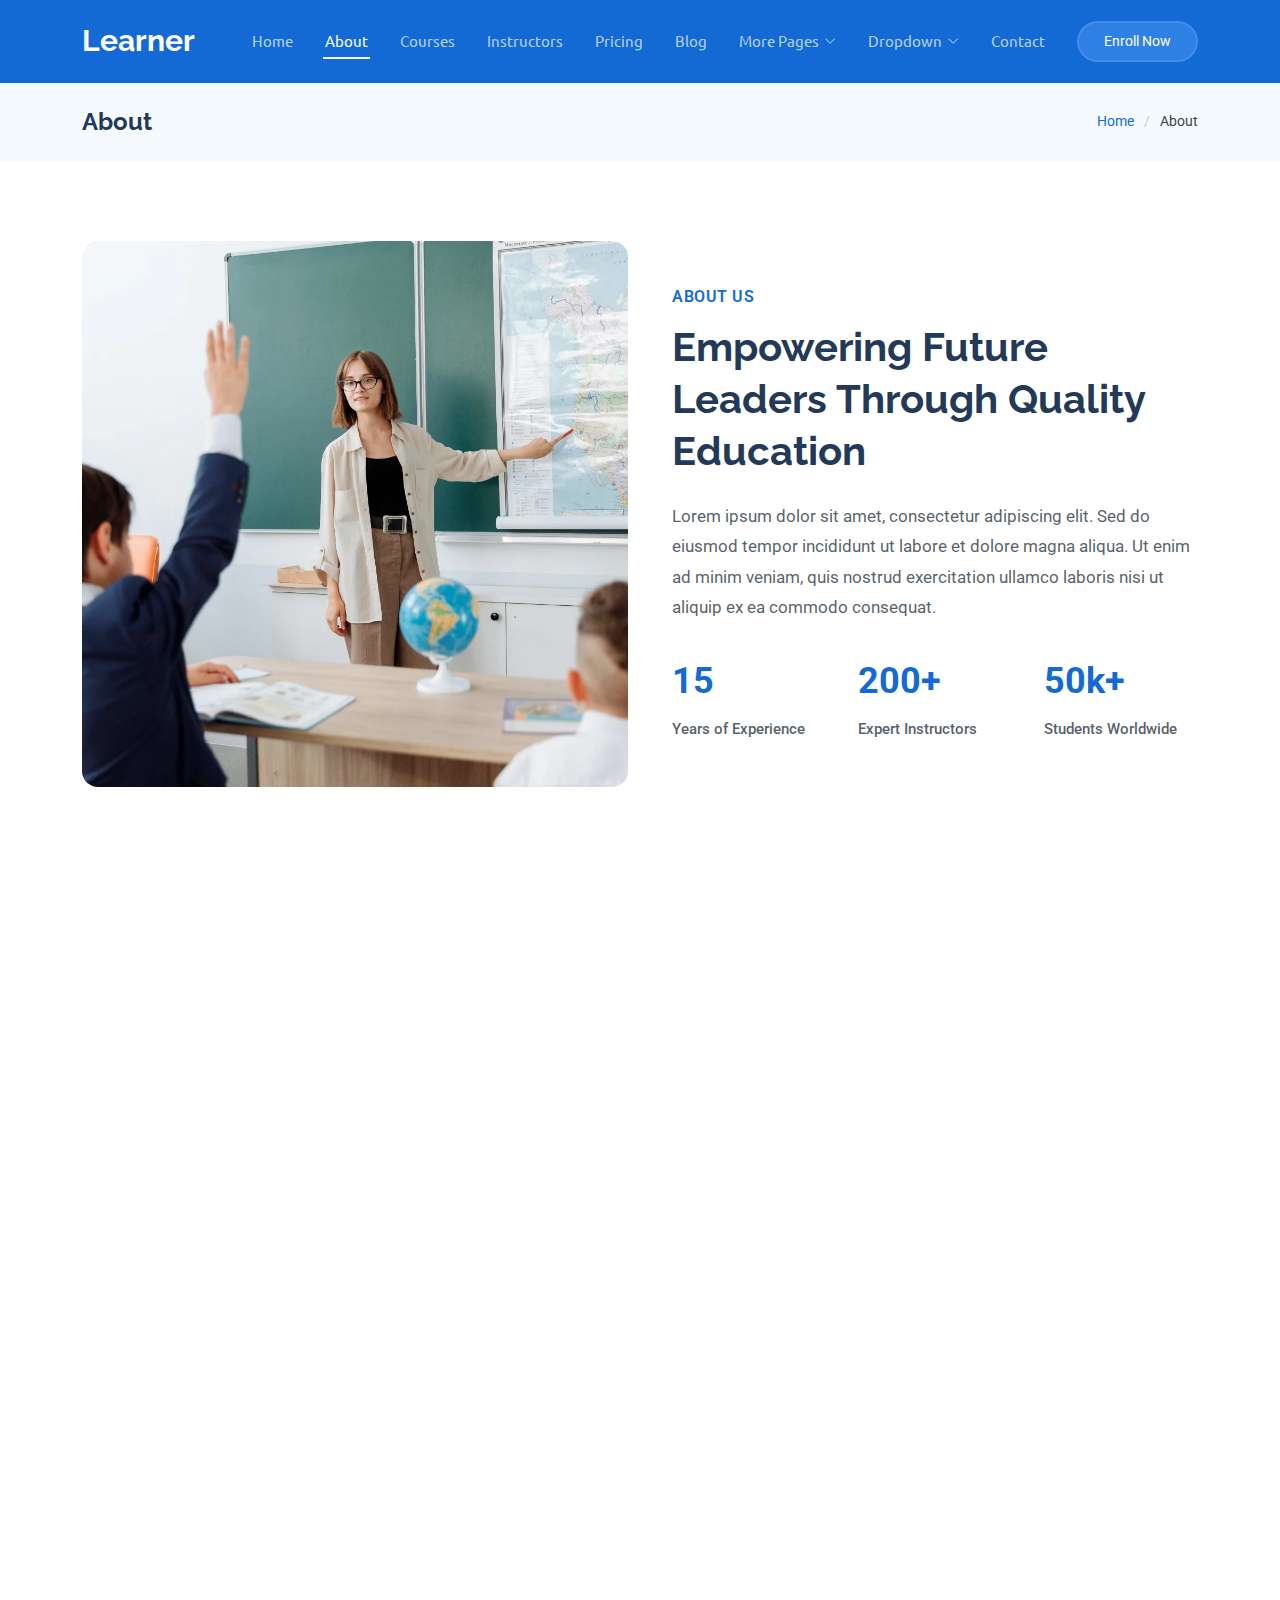
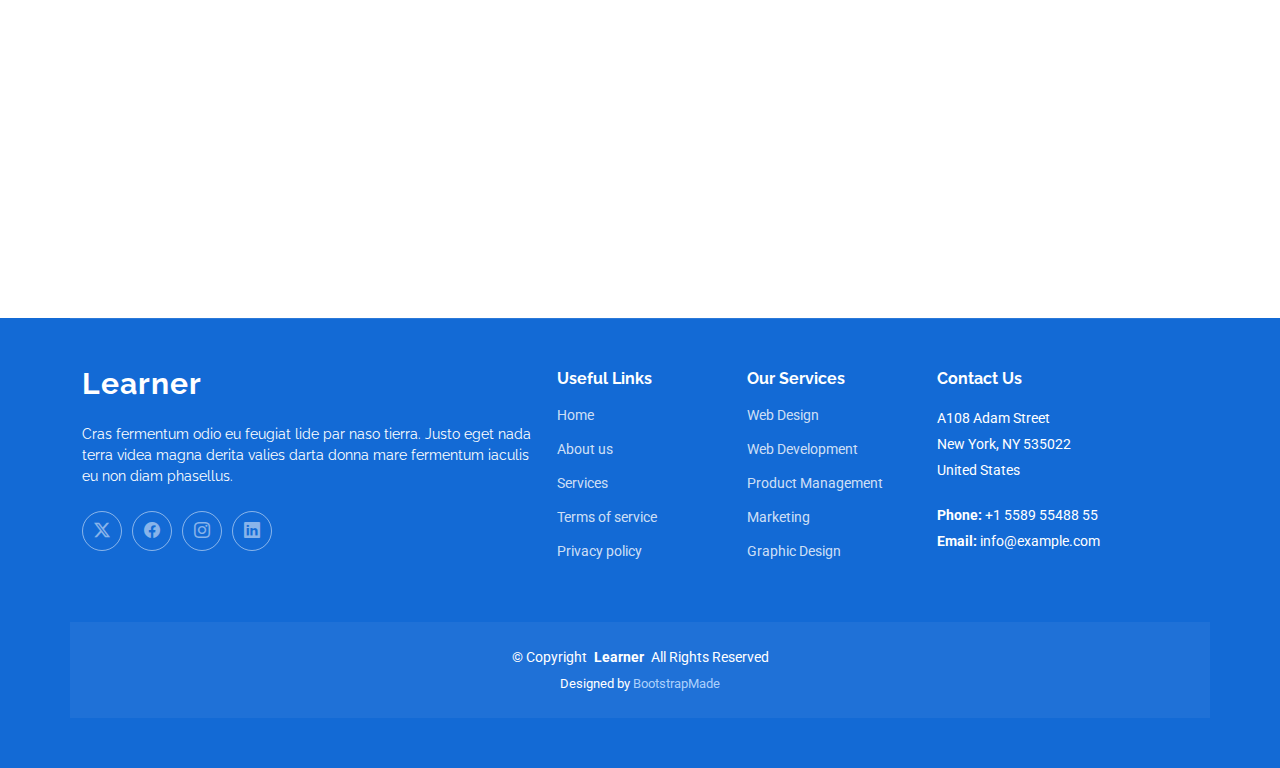
<file: about.html>
<!DOCTYPE html>
<html lang="en">

<head>
  <meta charset="utf-8">
  <meta content="width=device-width, initial-scale=1.0" name="viewport">
  <title>About - Learner Bootstrap Template</title>
  <meta name="description" content="">
  <meta name="keywords" content="">

  <!-- Favicons -->
  <link href="assets/img/favicon.png" rel="icon">
  <link href="assets/img/apple-touch-icon.png" rel="apple-touch-icon">

  <!-- Fonts -->
  <link href="https://fonts.googleapis.com" rel="preconnect">
  <link href="https://fonts.gstatic.com" rel="preconnect" crossorigin>
  <link href="https://fonts.googleapis.com/css2?family=Roboto:ital,wght@0,100;0,300;0,400;0,500;0,700;0,900;1,100;1,300;1,400;1,500;1,700;1,900&family=Raleway:ital,wght@0,100;0,200;0,300;0,400;0,500;0,600;0,700;0,800;0,900;1,100;1,200;1,300;1,400;1,500;1,600;1,700;1,800;1,900&family=Ubuntu:ital,wght@0,300;0,400;0,500;0,700;1,300;1,400;1,500;1,700&display=swap" rel="stylesheet">

  <!-- Vendor CSS Files -->
  <link href="assets/vendor/bootstrap/css/bootstrap.min.css" rel="stylesheet">
  <link href="assets/vendor/bootstrap-icons/bootstrap-icons.css" rel="stylesheet">
  <link href="assets/vendor/aos/aos.css" rel="stylesheet">
  <link href="assets/vendor/swiper/swiper-bundle.min.css" rel="stylesheet">

  <!-- Main CSS File -->
  <link href="assets/css/main.css" rel="stylesheet">

  <!-- =======================================================
  * Template Name: Learner
  * Template URL: https://bootstrapmade.com/learner-bootstrap-course-template/
  * Updated: Jul 08 2025 with Bootstrap v5.3.7
  * Author: BootstrapMade.com
  * License: https://bootstrapmade.com/license/
  ======================================================== -->
</head>

<body class="about-page">

  <header id="header" class="header d-flex align-items-center sticky-top">
    <div class="container-fluid container-xl position-relative d-flex align-items-center">

      <a href="index.html" class="logo d-flex align-items-center me-auto">
        <!-- Uncomment the line below if you also wish to use an image logo -->
        <!-- <img src="assets/img/logo.webp" alt=""> -->
        <h1 class="sitename">Learner</h1>
      </a>

      <nav id="navmenu" class="navmenu">
        <ul>
          <li><a href="index.html">Home</a></li>
          <li><a href="about.html" class="active">About</a></li>
          <li><a href="courses.html">Courses</a></li>
          <li><a href="instructors.html">Instructors</a></li>
          <li><a href="pricing.html">Pricing</a></li>
          <li><a href="blog.html">Blog</a></li>
          <li class="dropdown"><a href="#"><span>More Pages</span> <i class="bi bi-chevron-down toggle-dropdown"></i></a>
            <ul>
              <li><a href="course-details.html">Course Details</a></li>
              <li><a href="instructor-profile.html">Instructor Profile</a></li>
              <li><a href="events.html">Events</a></li>
              <li><a href="blog-details.html">Blog Details</a></li>
              <li><a href="terms.html">Terms</a></li>
              <li><a href="privacy.html">Privacy</a></li>
              <li><a href="404.html">404</a></li>
            </ul>
          </li>

          <li class="dropdown"><a href="#"><span>Dropdown</span> <i class="bi bi-chevron-down toggle-dropdown"></i></a>
            <ul>
              <li><a href="#">Dropdown 1</a></li>
              <li class="dropdown"><a href="#"><span>Deep Dropdown</span> <i class="bi bi-chevron-down toggle-dropdown"></i></a>
                <ul>
                  <li><a href="#">Deep Dropdown 1</a></li>
                  <li><a href="#">Deep Dropdown 2</a></li>
                  <li><a href="#">Deep Dropdown 3</a></li>
                  <li><a href="#">Deep Dropdown 4</a></li>
                  <li><a href="#">Deep Dropdown 5</a></li>
                </ul>
              </li>
              <li><a href="#">Dropdown 2</a></li>
              <li><a href="#">Dropdown 3</a></li>
              <li><a href="#">Dropdown 4</a></li>
            </ul>
          </li>
          <li><a href="contact.html">Contact</a></li>
        </ul>
        <i class="mobile-nav-toggle d-xl-none bi bi-list"></i>
      </nav>

      <a class="btn-getstarted" href="enroll.html">Enroll Now</a>

    </div>
  </header>

  <main class="main">

    <!-- Page Title -->
    <div class="page-title light-background">
      <div class="container d-lg-flex justify-content-between align-items-center">
        <h1 class="mb-2 mb-lg-0">About</h1>
        <nav class="breadcrumbs">
          <ol>
            <li><a href="index.html">Home</a></li>
            <li class="current">About</li>
          </ol>
        </nav>
      </div>
    </div><!-- End Page Title -->

    <!-- About Section -->
    <section id="about" class="about section">

      <div class="container" data-aos="fade-up" data-aos-delay="100">

        <div class="row align-items-center">
          <div class="col-lg-6" data-aos="fade-up" data-aos-delay="200">
            <img src="assets/img/education/education-square-2.webp" alt="About Us" class="img-fluid rounded-4">
          </div>
          <div class="col-lg-6" data-aos="fade-up" data-aos-delay="300">
            <div class="about-content">
              <span class="subtitle">About Us</span>
              <h2>Empowering Future Leaders Through Quality Education</h2>
              <p>Lorem ipsum dolor sit amet, consectetur adipiscing elit. Sed do eiusmod tempor incididunt ut labore et dolore magna aliqua. Ut enim ad minim veniam, quis nostrud exercitation ullamco laboris nisi ut aliquip ex ea commodo consequat.</p>
              <div class="stats-row">
                <div class="stats-item">
                  <span class="count">15</span>
                  <p>Years of Experience</p>
                </div>
                <div class="stats-item">
                  <span class="count">200+</span>
                  <p>Expert Instructors</p>
                </div>
                <div class="stats-item">
                  <span class="count">50k+</span>
                  <p>Students Worldwide</p>
                </div>
              </div>
            </div>
          </div>
        </div>

        <div class="row mt-5 pt-4">
          <div class="col-lg-4" data-aos="fade-up" data-aos-delay="200">
            <div class="mission-card">
              <div class="icon-box">
                <i class="bi bi-bullseye"></i>
              </div>
              <h3>Our Mission</h3>
              <p>Lorem ipsum dolor sit amet, consectetur adipiscing elit. Ut elit tellus, luctus nec ullamcorper mattis, pulvinar dapibus leo. Excepteur sint occaecat cupidatat non proident.</p>
            </div>
          </div>
          <div class="col-lg-4" data-aos="fade-up" data-aos-delay="300">
            <div class="mission-card">
              <div class="icon-box">
                <i class="bi bi-eye"></i>
              </div>
              <h3>Our Vision</h3>
              <p>Lorem ipsum dolor sit amet, consectetur adipiscing elit. Ut elit tellus, luctus nec ullamcorper mattis, pulvinar dapibus leo. Excepteur sint occaecat cupidatat non proident.</p>
            </div>
          </div>
          <div class="col-lg-4" data-aos="fade-up" data-aos-delay="400">
            <div class="mission-card">
              <div class="icon-box">
                <i class="bi bi-award"></i>
              </div>
              <h3>Our Values</h3>
              <p>Lorem ipsum dolor sit amet, consectetur adipiscing elit. Ut elit tellus, luctus nec ullamcorper mattis, pulvinar dapibus leo. Excepteur sint occaecat cupidatat non proident.</p>
            </div>
          </div>
        </div>

        <div class="row mt-5 pt-3 align-items-center">
          <div class="col-lg-6 order-lg-2" data-aos="fade-up" data-aos-delay="300">
            <div class="achievements">
              <span class="subtitle">Why Choose Us</span>
              <h2>Transforming Education for a Better Tomorrow</h2>
              <p>Lorem ipsum dolor sit amet, consectetur adipiscing elit. Ut elit tellus, luctus nec ullamcorper mattis, pulvinar dapibus leo.</p>
              <ul class="achievements-list">
                <li><i class="bi bi-check-circle-fill"></i> Flexible learning options and schedules</li>
                <li><i class="bi bi-check-circle-fill"></i> Industry-experienced instructors</li>
                <li><i class="bi bi-check-circle-fill"></i> Interactive and engaging course content</li>
                <li><i class="bi bi-check-circle-fill"></i> Career guidance and placement support</li>
                <li><i class="bi bi-check-circle-fill"></i> State-of-the-art online learning platform</li>
              </ul>
              <a href="#" class="btn-explore">Discover More <i class="bi bi-arrow-right"></i></a>
            </div>
          </div>
          <div class="col-lg-6 order-lg-1" data-aos="fade-up" data-aos-delay="200">
            <div class="about-gallery">
              <div class="row g-3">
                <div class="col-6">
                  <img src="assets/img/education/education-1.webp" alt="Campus Life" class="img-fluid rounded-3">
                </div>
                <div class="col-6">
                  <img src="assets/img/education/students-3.webp" alt="Student Achievement" class="img-fluid rounded-3">
                </div>
                <div class="col-12 mt-3">
                  <img src="assets/img/education/campus-8.webp" alt="Our Campus" class="img-fluid rounded-3">
                </div>
              </div>
            </div>
          </div>
        </div>

      </div>

    </section><!-- /About Section -->

  </main>

  <footer id="footer" class="footer accent-background">

    <div class="container footer-top">
      <div class="row gy-4">
        <div class="col-lg-5 col-md-12 footer-about">
          <a href="index.html" class="logo d-flex align-items-center">
            <span class="sitename">Learner</span>
          </a>
          <p>Cras fermentum odio eu feugiat lide par naso tierra. Justo eget nada terra videa magna derita valies darta donna mare fermentum iaculis eu non diam phasellus.</p>
          <div class="social-links d-flex mt-4">
            <a href=""><i class="bi bi-twitter-x"></i></a>
            <a href=""><i class="bi bi-facebook"></i></a>
            <a href=""><i class="bi bi-instagram"></i></a>
            <a href=""><i class="bi bi-linkedin"></i></a>
          </div>
        </div>

        <div class="col-lg-2 col-6 footer-links">
          <h4>Useful Links</h4>
          <ul>
            <li><a href="#">Home</a></li>
            <li><a href="#">About us</a></li>
            <li><a href="#">Services</a></li>
            <li><a href="#">Terms of service</a></li>
            <li><a href="#">Privacy policy</a></li>
          </ul>
        </div>

        <div class="col-lg-2 col-6 footer-links">
          <h4>Our Services</h4>
          <ul>
            <li><a href="#">Web Design</a></li>
            <li><a href="#">Web Development</a></li>
            <li><a href="#">Product Management</a></li>
            <li><a href="#">Marketing</a></li>
            <li><a href="#">Graphic Design</a></li>
          </ul>
        </div>

        <div class="col-lg-3 col-md-12 footer-contact text-center text-md-start">
          <h4>Contact Us</h4>
          <p>A108 Adam Street</p>
          <p>New York, NY 535022</p>
          <p>United States</p>
          <p class="mt-4"><strong>Phone:</strong> <span>+1 5589 55488 55</span></p>
          <p><strong>Email:</strong> <span>info@example.com</span></p>
        </div>

      </div>
    </div>

    <div class="container copyright text-center mt-4">
      <p>© <span>Copyright</span> <strong class="px-1 sitename">Learner</strong> <span>All Rights Reserved</span></p>
      <div class="credits">
        <!-- All the links in the footer should remain intact. -->
        <!-- You can delete the links only if you've purchased the pro version. -->
        <!-- Licensing information: https://bootstrapmade.com/license/ -->
        <!-- Purchase the pro version with working PHP/AJAX contact form: [buy-url] -->
        Designed by <a href="https://bootstrapmade.com/">BootstrapMade</a>
      </div>
    </div>

  </footer>

  <!-- Scroll Top -->
  <a href="#" id="scroll-top" class="scroll-top d-flex align-items-center justify-content-center"><i class="bi bi-arrow-up-short"></i></a>

  <!-- Preloader -->
  <div id="preloader"></div>

  <!-- Vendor JS Files -->
  <script src="assets/vendor/bootstrap/js/bootstrap.bundle.min.js"></script>
  <script src="assets/vendor/php-email-form/validate.js"></script>
  <script src="assets/vendor/aos/aos.js"></script>
  <script src="assets/vendor/purecounter/purecounter_vanilla.js"></script>
  <script src="assets/vendor/swiper/swiper-bundle.min.js"></script>

  <!-- Main JS File -->
  <script src="assets/js/main.js"></script>

</body>

</html>
</file>
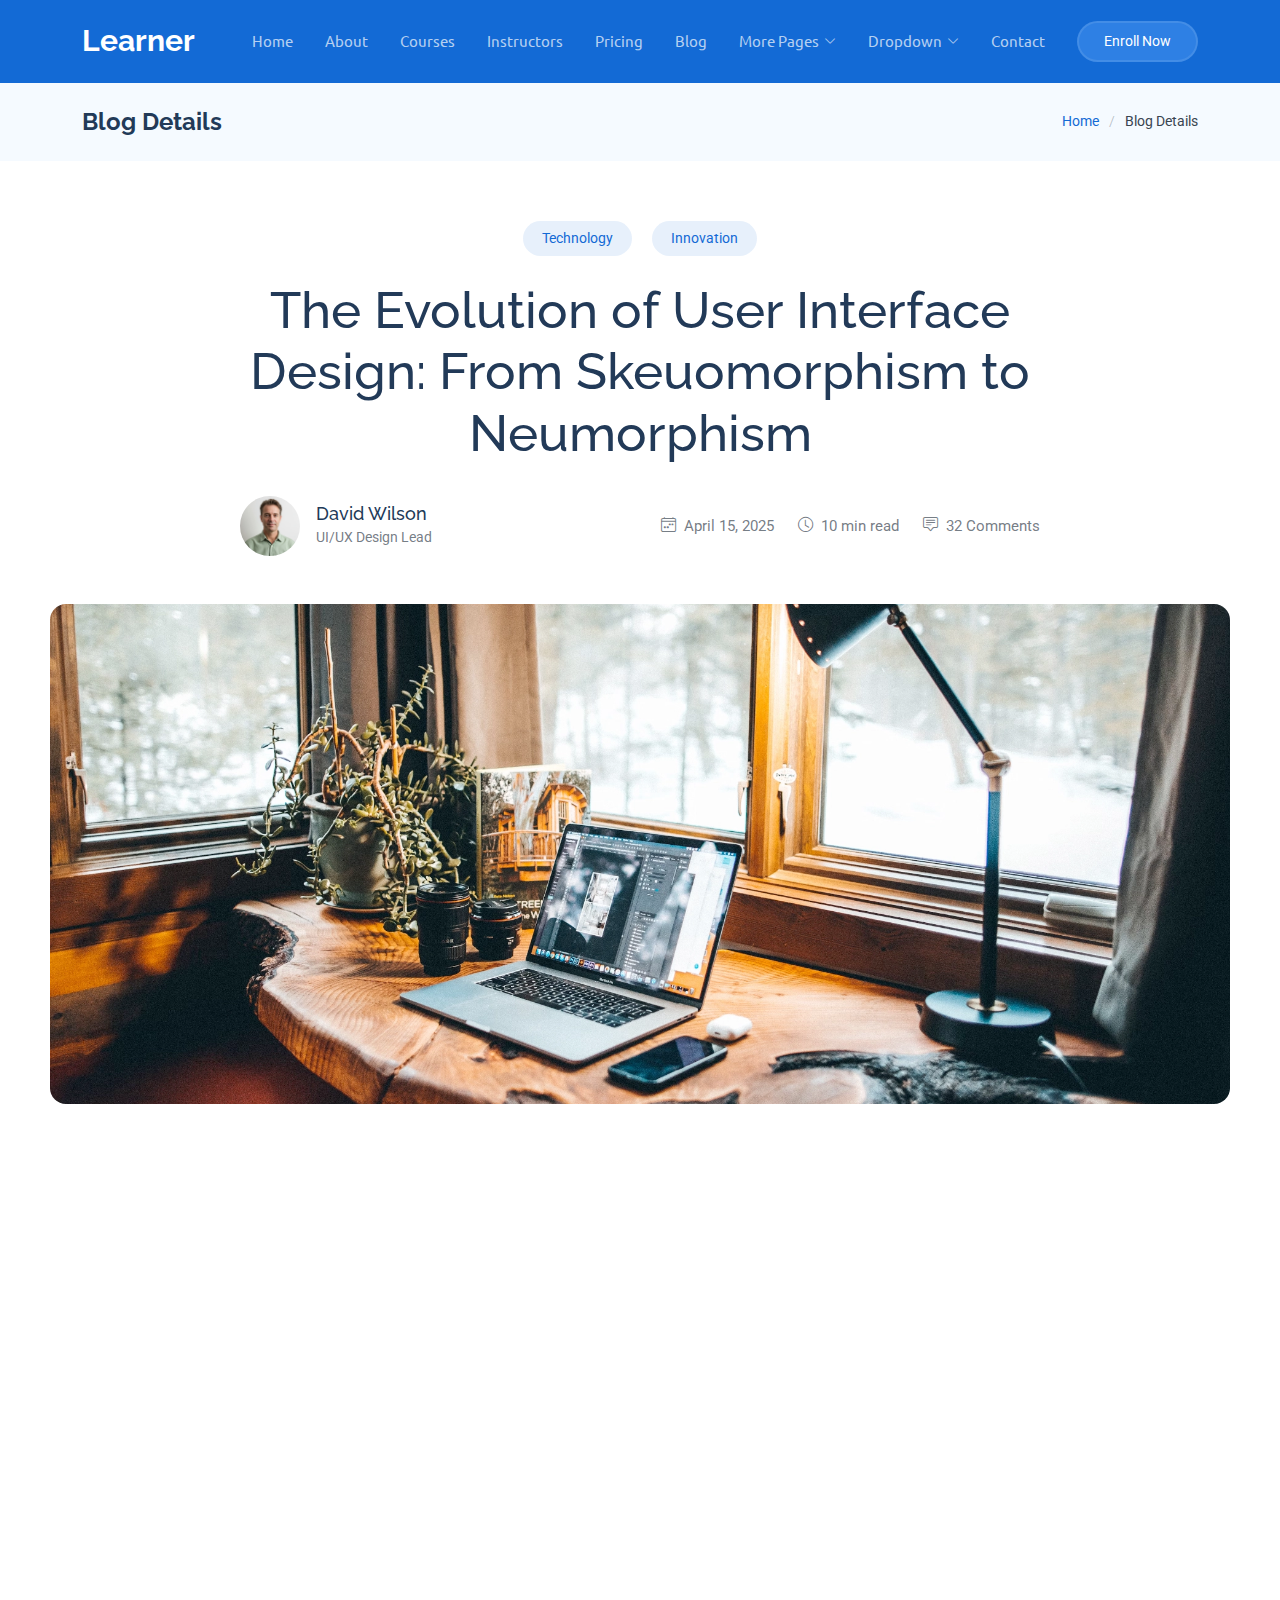
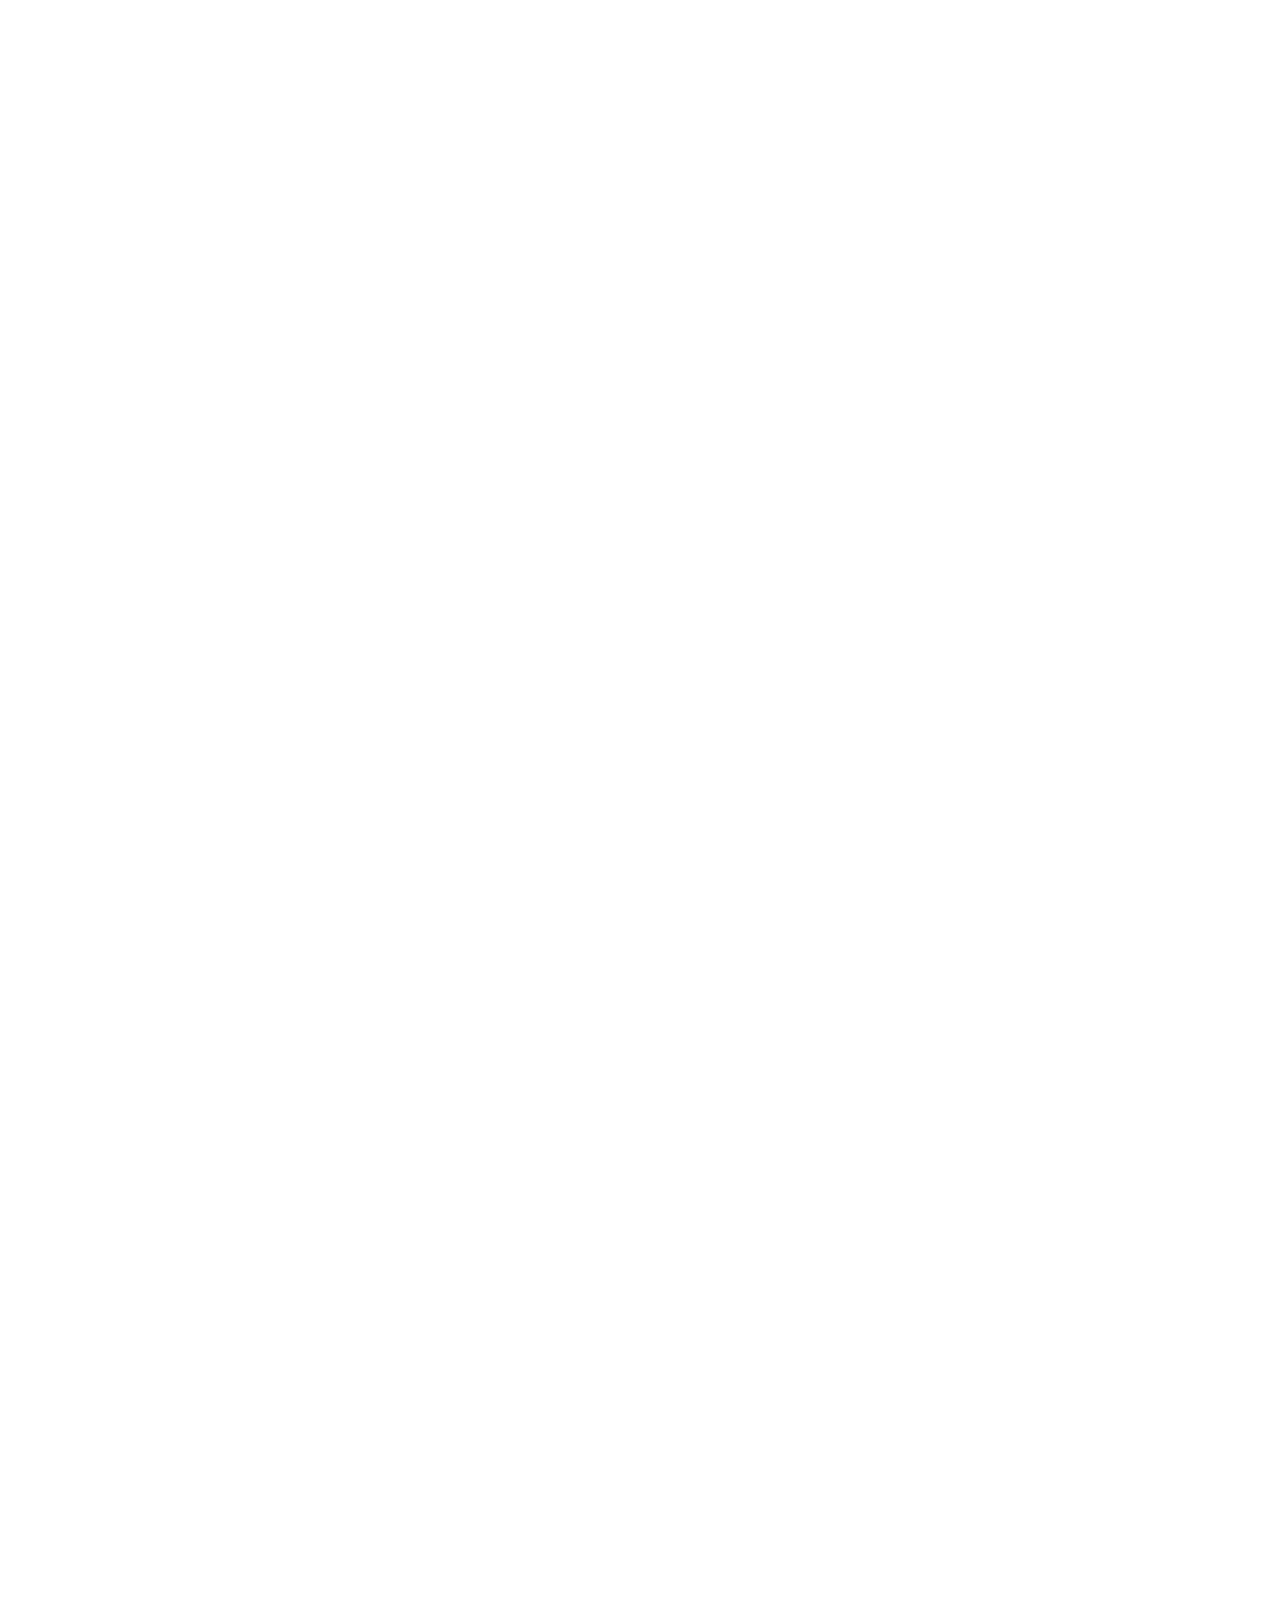
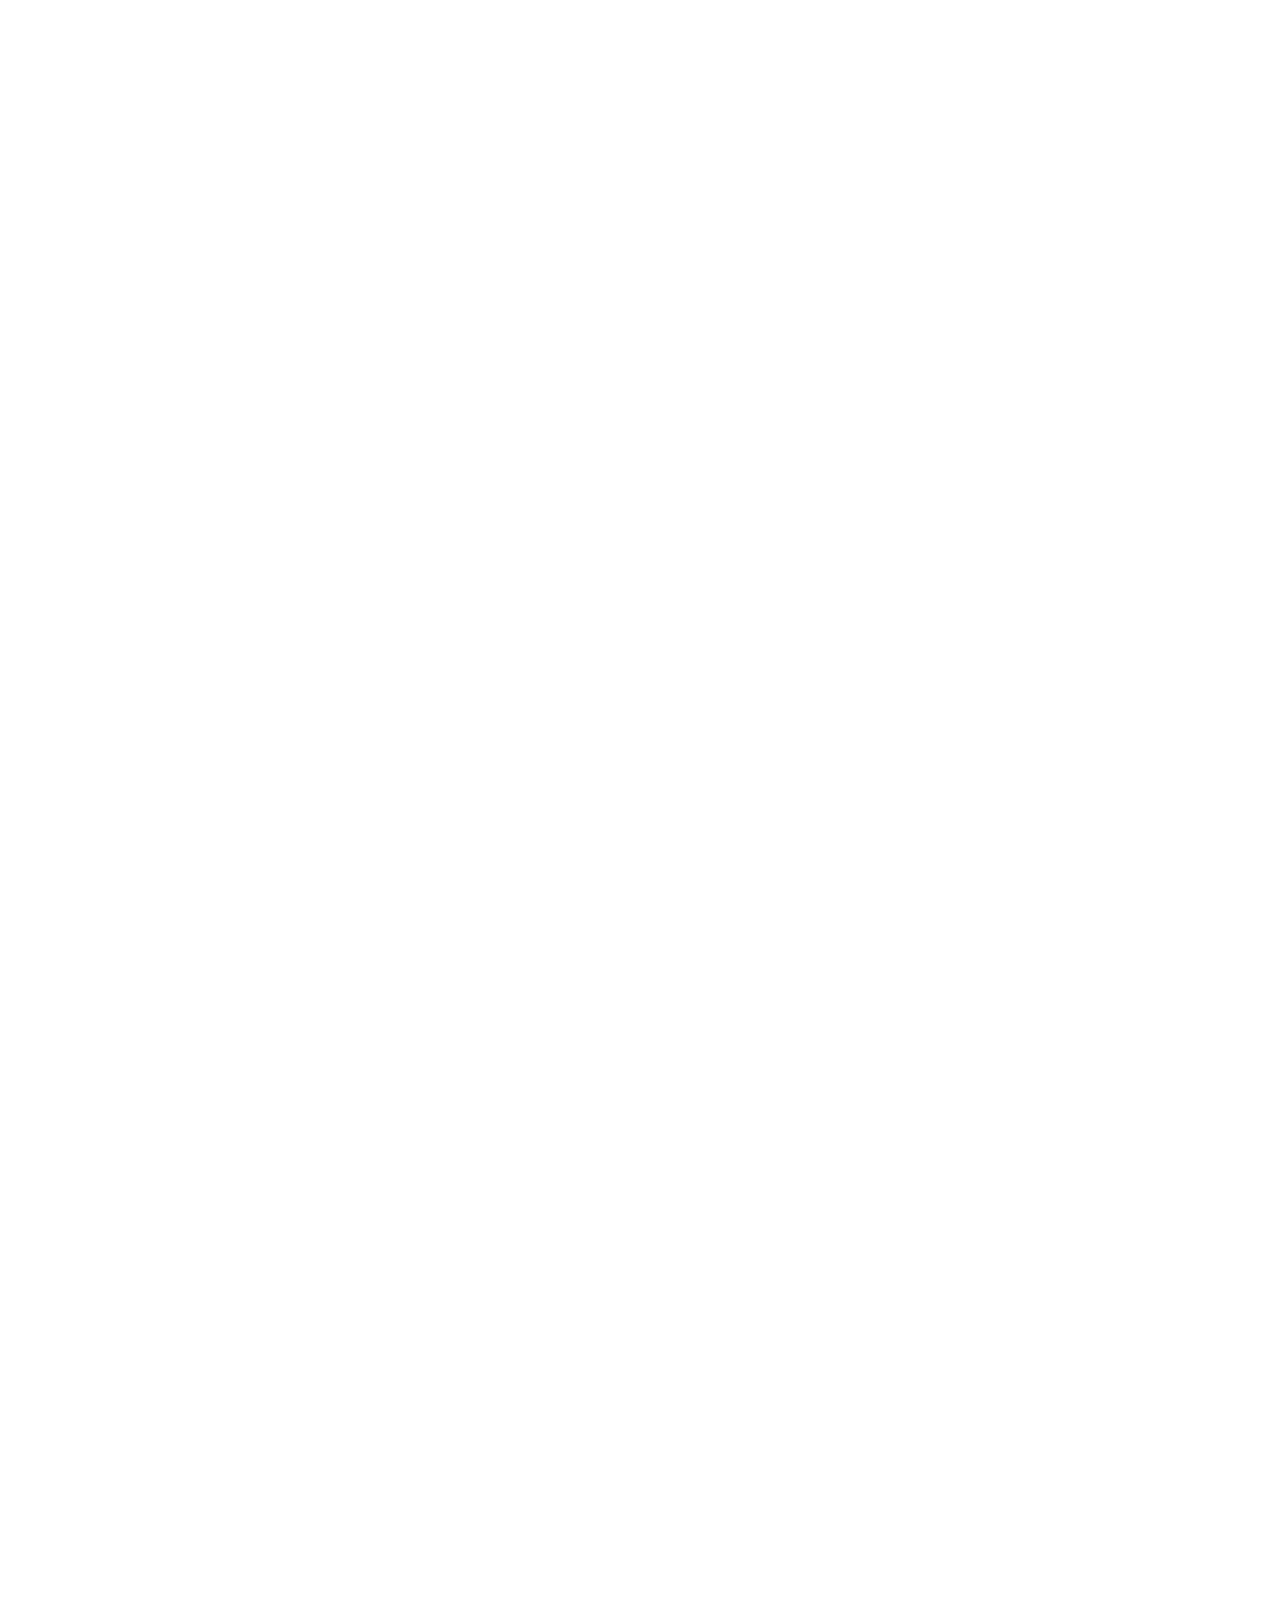
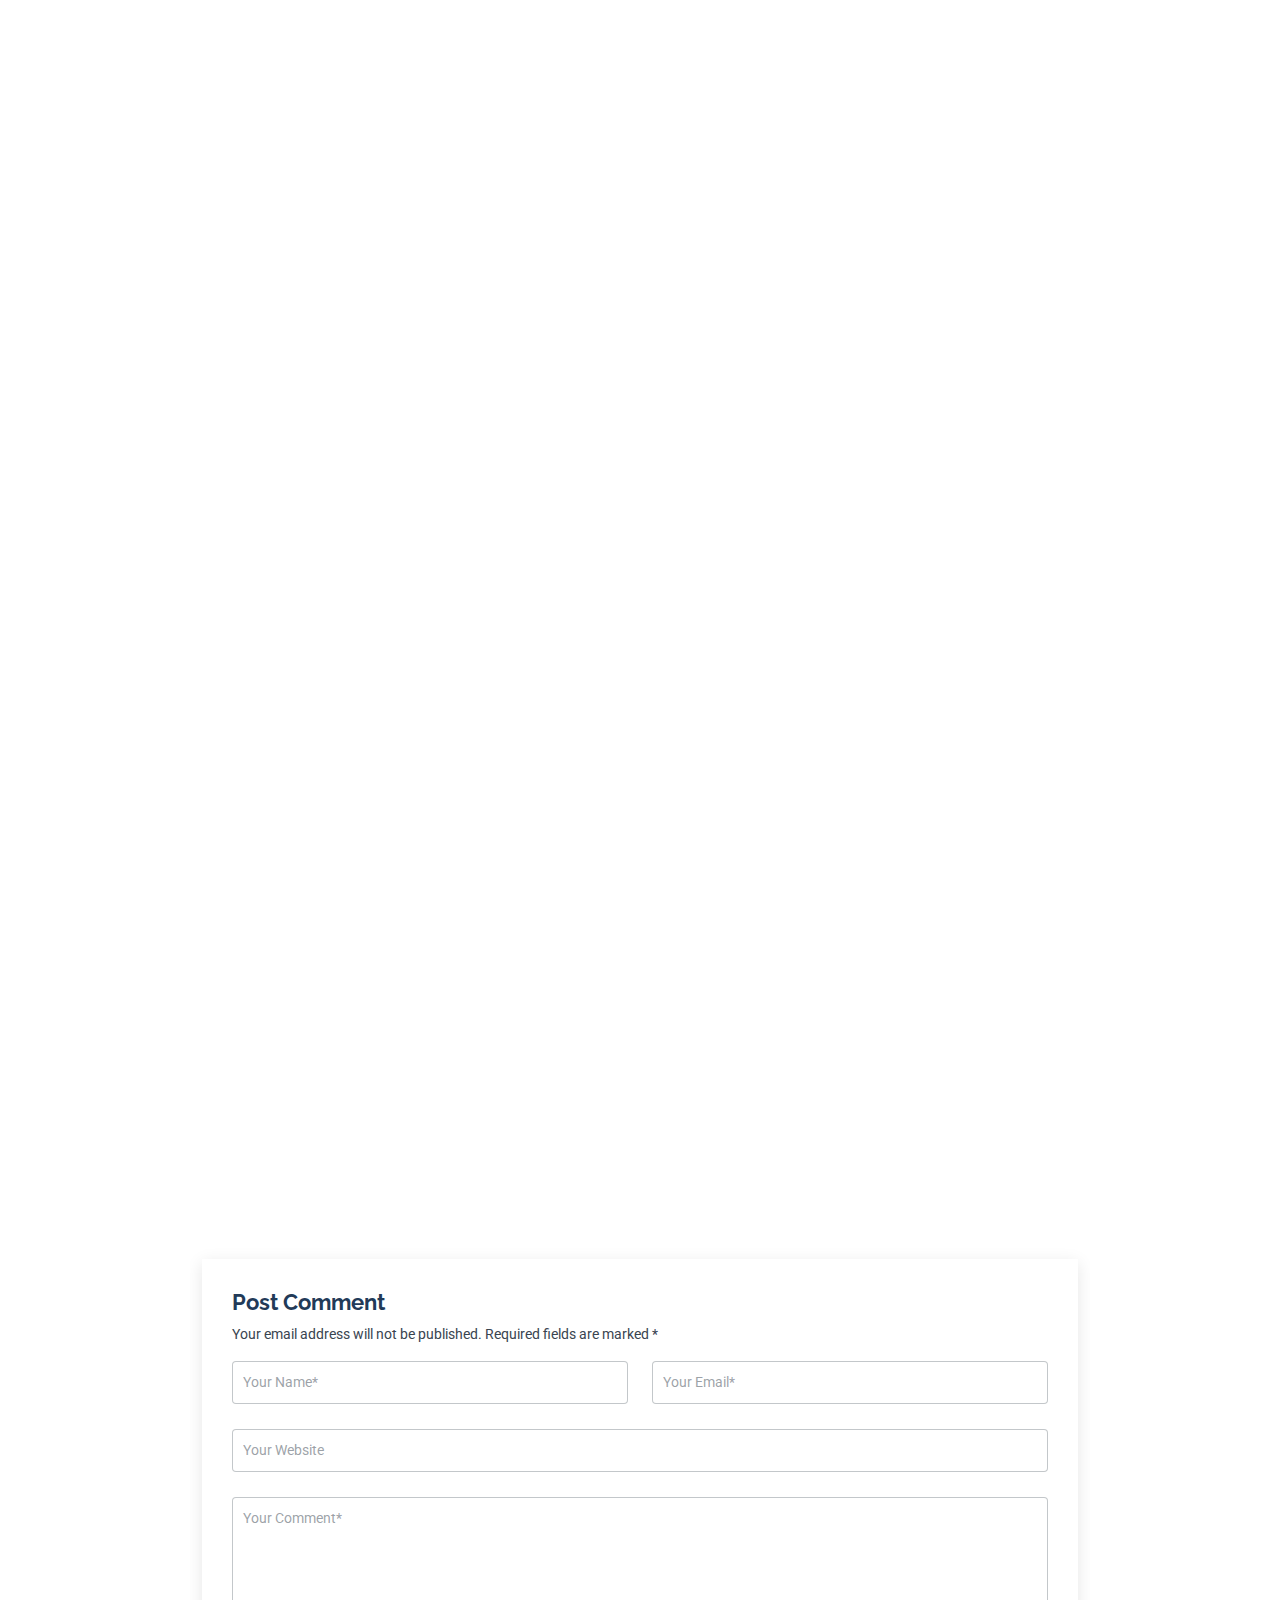
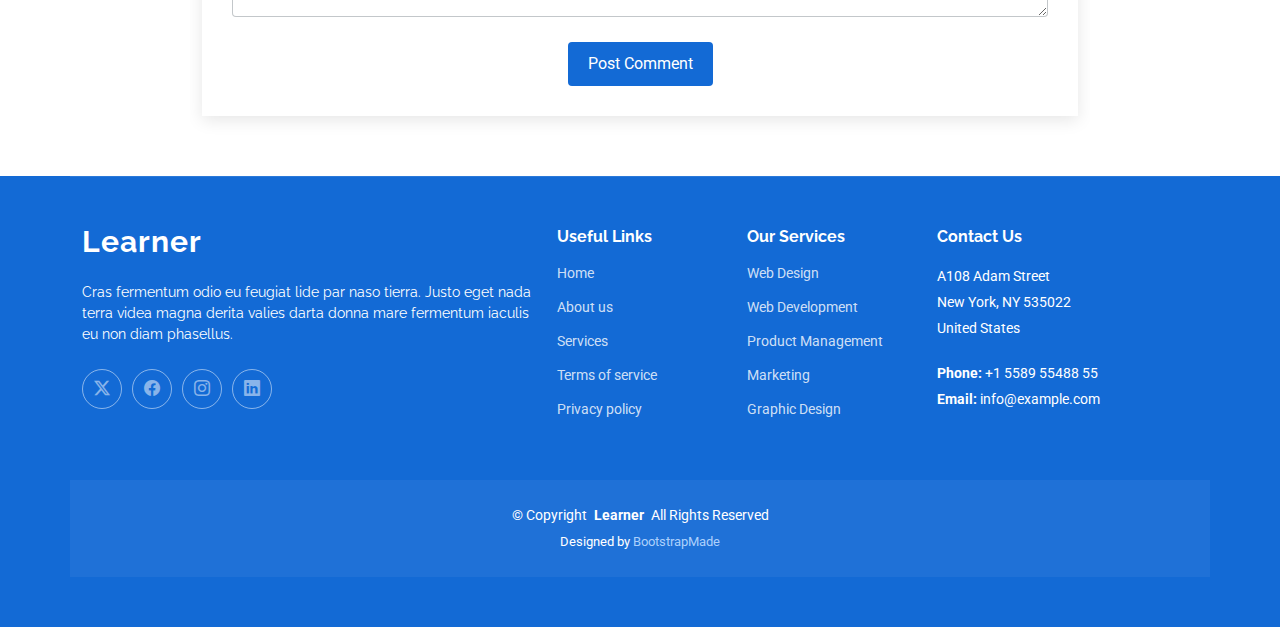
<file: blog-details.html>
<!DOCTYPE html>
<html lang="en">

<head>
  <meta charset="utf-8">
  <meta content="width=device-width, initial-scale=1.0" name="viewport">
  <title>Blog Details - Learner Bootstrap Template</title>
  <meta name="description" content="">
  <meta name="keywords" content="">

  <!-- Favicons -->
  <link href="assets/img/favicon.png" rel="icon">
  <link href="assets/img/apple-touch-icon.png" rel="apple-touch-icon">

  <!-- Fonts -->
  <link href="https://fonts.googleapis.com" rel="preconnect">
  <link href="https://fonts.gstatic.com" rel="preconnect" crossorigin>
  <link href="https://fonts.googleapis.com/css2?family=Roboto:ital,wght@0,100;0,300;0,400;0,500;0,700;0,900;1,100;1,300;1,400;1,500;1,700;1,900&family=Raleway:ital,wght@0,100;0,200;0,300;0,400;0,500;0,600;0,700;0,800;0,900;1,100;1,200;1,300;1,400;1,500;1,600;1,700;1,800;1,900&family=Ubuntu:ital,wght@0,300;0,400;0,500;0,700;1,300;1,400;1,500;1,700&display=swap" rel="stylesheet">

  <!-- Vendor CSS Files -->
  <link href="assets/vendor/bootstrap/css/bootstrap.min.css" rel="stylesheet">
  <link href="assets/vendor/bootstrap-icons/bootstrap-icons.css" rel="stylesheet">
  <link href="assets/vendor/aos/aos.css" rel="stylesheet">
  <link href="assets/vendor/swiper/swiper-bundle.min.css" rel="stylesheet">

  <!-- Main CSS File -->
  <link href="assets/css/main.css" rel="stylesheet">

  <!-- =======================================================
  * Template Name: Learner
  * Template URL: https://bootstrapmade.com/learner-bootstrap-course-template/
  * Updated: Jul 08 2025 with Bootstrap v5.3.7
  * Author: BootstrapMade.com
  * License: https://bootstrapmade.com/license/
  ======================================================== -->
</head>

<body class="blog-details-page">

  <header id="header" class="header d-flex align-items-center sticky-top">
    <div class="container-fluid container-xl position-relative d-flex align-items-center">

      <a href="index.html" class="logo d-flex align-items-center me-auto">
        <!-- Uncomment the line below if you also wish to use an image logo -->
        <!-- <img src="assets/img/logo.webp" alt=""> -->
        <h1 class="sitename">Learner</h1>
      </a>

      <nav id="navmenu" class="navmenu">
        <ul>
          <li><a href="index.html">Home</a></li>
          <li><a href="about.html">About</a></li>
          <li><a href="courses.html">Courses</a></li>
          <li><a href="instructors.html">Instructors</a></li>
          <li><a href="pricing.html">Pricing</a></li>
          <li><a href="blog.html">Blog</a></li>
          <li class="dropdown"><a href="#"><span>More Pages</span> <i class="bi bi-chevron-down toggle-dropdown"></i></a>
            <ul>
              <li><a href="course-details.html">Course Details</a></li>
              <li><a href="instructor-profile.html">Instructor Profile</a></li>
              <li><a href="events.html">Events</a></li>
              <li><a href="blog-details.html" class="active">Blog Details</a></li>
              <li><a href="terms.html">Terms</a></li>
              <li><a href="privacy.html">Privacy</a></li>
              <li><a href="404.html">404</a></li>
            </ul>
          </li>

          <li class="dropdown"><a href="#"><span>Dropdown</span> <i class="bi bi-chevron-down toggle-dropdown"></i></a>
            <ul>
              <li><a href="#">Dropdown 1</a></li>
              <li class="dropdown"><a href="#"><span>Deep Dropdown</span> <i class="bi bi-chevron-down toggle-dropdown"></i></a>
                <ul>
                  <li><a href="#">Deep Dropdown 1</a></li>
                  <li><a href="#">Deep Dropdown 2</a></li>
                  <li><a href="#">Deep Dropdown 3</a></li>
                  <li><a href="#">Deep Dropdown 4</a></li>
                  <li><a href="#">Deep Dropdown 5</a></li>
                </ul>
              </li>
              <li><a href="#">Dropdown 2</a></li>
              <li><a href="#">Dropdown 3</a></li>
              <li><a href="#">Dropdown 4</a></li>
            </ul>
          </li>
          <li><a href="contact.html">Contact</a></li>
        </ul>
        <i class="mobile-nav-toggle d-xl-none bi bi-list"></i>
      </nav>

      <a class="btn-getstarted" href="enroll.html">Enroll Now</a>

    </div>
  </header>

  <main class="main">

    <!-- Page Title -->
    <div class="page-title light-background">
      <div class="container d-lg-flex justify-content-between align-items-center">
        <h1 class="mb-2 mb-lg-0">Blog Details</h1>
        <nav class="breadcrumbs">
          <ol>
            <li><a href="index.html">Home</a></li>
            <li class="current">Blog Details</li>
          </ol>
        </nav>
      </div>
    </div><!-- End Page Title -->

    <!-- Blog Details Section -->
    <section id="blog-details" class="blog-details section">
      <div class="container" data-aos="fade-up">

        <article class="article">
          <div class="article-header">
            <div class="meta-categories" data-aos="fade-up">
              <a href="#" class="category">Technology</a>
              <a href="#" class="category">Innovation</a>
            </div>

            <h1 class="title" data-aos="fade-up" data-aos-delay="100">The Evolution of User Interface Design: From Skeuomorphism to Neumorphism</h1>

            <div class="article-meta" data-aos="fade-up" data-aos-delay="200">
              <div class="author">
                <img src="assets/img/person/person-m-6.webp" alt="Author" class="author-img">
                <div class="author-info">
                  <h4>David Wilson</h4>
                  <span>UI/UX Design Lead</span>
                </div>
              </div>
              <div class="post-info">
                <span><i class="bi bi-calendar4-week"></i> April 15, 2025</span>
                <span><i class="bi bi-clock"></i> 10 min read</span>
                <span><i class="bi bi-chat-square-text"></i> 32 Comments</span>
              </div>
            </div>
          </div>

          <div class="article-featured-image" data-aos="zoom-in">
            <img src="assets/img/blog/blog-hero-1.webp" alt="UI Design Evolution" class="img-fluid">
          </div>

          <div class="article-wrapper">
            <aside class="table-of-contents" data-aos="fade-left">
              <h3>Table of Contents</h3>
              <nav>
                <ul>
                  <li><a href="#introduction" class="active">Introduction</a></li>
                  <li><a href="#skeuomorphism">The Skeuomorphic Era</a></li>
                  <li><a href="#flat-design">Flat Design Revolution</a></li>
                  <li><a href="#material-design">Material Design</a></li>
                  <li><a href="#neumorphism">Rise of Neumorphism</a></li>
                  <li><a href="#future">Future Trends</a></li>
                </ul>
              </nav>
            </aside>

            <div class="article-content">
              <div class="content-section" id="introduction" data-aos="fade-up">
                <p class="lead">
                  The journey of user interface design has been marked by significant shifts in aesthetic approaches, each era bringing its own unique perspective on how digital interfaces should look and feel.
                </p>

                <p>
                  From the early days of graphical user interfaces to today's sophisticated design systems, the evolution of UI design reflects not just technological advancement, but also changing user expectations and cultural shifts in how we interact with digital products.
                </p>

                <div class="highlight-quote">
                  <blockquote>
                    <p>Design is not just what it looks like and feels like. Design is how it works.</p>
                    <cite>Steve Jobs</cite>
                  </blockquote>
                </div>
              </div>

              <div class="content-section" id="skeuomorphism" data-aos="fade-up">
                <h2>The Skeuomorphic Era</h2>
                <div class="image-with-caption right">
                  <img src="assets/img/blog/blog-hero-2.webp" alt="Skeuomorphic Design Example" class="img-fluid" loading="lazy">
                  <figcaption>Early iOS design showcasing skeuomorphic elements</figcaption>
                </div>
                <p>
                  Skeuomorphic design dominated the early years of digital interfaces, attempting to mirror real-world objects in digital form. This approach helped users transition from physical to digital interactions through familiar visual metaphors.
                </p>

                <div class="feature-points">
                  <div class="point">
                    <i class="bi bi-layers"></i>
                    <div>
                      <h4>Realistic Textures</h4>
                      <p>Detailed representations of materials like leather, metal, and paper</p>
                    </div>
                  </div>
                  <div class="point">
                    <i class="bi bi-lightbulb"></i>
                    <div>
                      <h4>Familiar Metaphors</h4>
                      <p>Digital elements mimicking their physical counterparts</p>
                    </div>
                  </div>
                </div>
              </div>

              <div class="content-section" id="flat-design" data-aos="fade-up">
                <h2>The Flat Design Revolution</h2>
                <p>
                  As users became more comfortable with digital interfaces, design began moving towards simplification. Flat design emerged as a reaction to the ornate details of skeuomorphism, emphasizing clarity and efficiency.
                </p>

                <div class="comparison-grid">
                  <div class="row g-4">
                    <div class="col-md-6">
                      <div class="comparison-card">
                        <div class="icon"><i class="bi bi-check-circle"></i></div>
                        <h4>Advantages</h4>
                        <ul>
                          <li>Improved loading times</li>
                          <li>Better scalability</li>
                          <li>Cleaner visual hierarchy</li>
                        </ul>
                      </div>
                    </div>
                    <div class="col-md-6">
                      <div class="comparison-card">
                        <div class="icon"><i class="bi bi-exclamation-circle"></i></div>
                        <h4>Challenges</h4>
                        <ul>
                          <li>Reduced visual cues</li>
                          <li>Potential usability issues</li>
                          <li>Limited depth perception</li>
                        </ul>
                      </div>
                    </div>
                  </div>
                </div>
              </div>

              <div class="content-section" id="material-design" data-aos="fade-up">
                <h2>Material Design: Finding Balance</h2>
                <p>
                  Google's Material Design emerged as a comprehensive design system that combined the simplicity of flat design with subtle depth cues, creating a more intuitive user experience while maintaining modern aesthetics.
                </p>

                <div class="key-principles">
                  <div class="principle">
                    <span class="number">01</span>
                    <h4>Physical Properties</h4>
                    <p>Surfaces and edges provide meaningful interaction cues</p>
                  </div>
                  <div class="principle">
                    <span class="number">02</span>
                    <h4>Bold Graphics</h4>
                    <p>Deliberate color choices and intentional white space</p>
                  </div>
                  <div class="principle">
                    <span class="number">03</span>
                    <h4>Meaningful Motion</h4>
                    <p>Animation informs and reinforces user actions</p>
                  </div>
                </div>
              </div>

              <div class="content-section" id="neumorphism" data-aos="fade-up">
                <h2>The Rise of Neumorphism</h2>
                <p>
                  Neumorphism represents the latest evolution in UI design, combining aspects of skeuomorphism with modern minimal aesthetics. This style creates soft, extruded surfaces that appear to emerge from the background.
                </p>

                <div class="info-box">
                  <div class="icon">
                    <i class="bi bi-info-circle"></i>
                  </div>
                  <div class="content">
                    <h4>Key Characteristics</h4>
                    <p>Neumorphic design relies on subtle shadow work to create the illusion of elements either protruding from or being pressed into their background surface.</p>
                  </div>
                </div>
              </div>

              <div class="content-section" id="future" data-aos="fade-up">
                <h2>Looking to the Future</h2>
                <p>
                  As we look ahead, UI design continues to evolve with new technologies and user expectations. The future may bring more personalized, adaptive interfaces that respond to individual user preferences and contexts.
                </p>

                <div class="future-trends">
                  <div class="trend">
                    <i class="bi bi-phone"></i>
                    <h4>Adaptive Interfaces</h4>
                    <p>Interfaces that automatically adjust based on user behavior and preferences</p>
                  </div>
                  <div class="trend">
                    <i class="bi bi-eye"></i>
                    <h4>Immersive Experiences</h4>
                    <p>Integration of AR and VR elements in everyday interfaces</p>
                  </div>
                  <div class="trend">
                    <i class="bi bi-hand-index"></i>
                    <h4>Gesture Controls</h4>
                    <p>Advanced motion and gesture-based interactions</p>
                  </div>
                </div>
              </div>
            </div>
          </div>

          <div class="article-footer" data-aos="fade-up">
            <div class="share-article">
              <h4>Share this article</h4>
              <div class="share-buttons">
                <a href="#" class="share-button twitter">
                  <i class="bi bi-twitter-x"></i>
                  <span>Share on X</span>
                </a>
                <a href="#" class="share-button facebook">
                  <i class="bi bi-facebook"></i>
                  <span>Share on Facebook</span>
                </a>
                <a href="#" class="share-button linkedin">
                  <i class="bi bi-linkedin"></i>
                  <span>Share on LinkedIn</span>
                </a>
              </div>
            </div>

            <div class="article-tags">
              <h4>Related Topics</h4>
              <div class="tags">
                <a href="#" class="tag">UI Design</a>
                <a href="#" class="tag">User Experience</a>
                <a href="#" class="tag">Design Trends</a>
                <a href="#" class="tag">Innovation</a>
                <a href="#" class="tag">Technology</a>
              </div>
            </div>
          </div>

        </article>

      </div>
    </section><!-- /Blog Details Section -->

    <!-- Blog Comments Section -->
    <section id="blog-comments" class="blog-comments section">

      <div class="container" data-aos="fade-up" data-aos-delay="100">

        <div class="blog-comments-4">
          <div class="comments-header">
            <h3 class="title">Community Feedback</h3>
            <div class="comments-stats">
              <span class="count">12</span>
              <span class="label">Comments</span>
            </div>
          </div>

          <div class="comments-container">
            <!-- Comment #1 -->
            <div class="comment-thread">
              <div class="comment-box">
                <div class="comment-wrapper">
                  <div class="avatar-wrapper">
                    <img src="assets/img/person/person-f-9.webp" alt="Avatar" loading="lazy">
                    <span class="status-indicator"></span>
                  </div>

                  <div class="comment-content">
                    <div class="comment-header">
                      <div class="user-info">
                        <h4>Thomas Anderson</h4>
                        <span class="time-badge">
                          <i class="bi bi-clock"></i>
                          2 hours ago
                        </span>
                      </div>
                      <div class="engagement">
                        <span class="likes">
                          <i class="bi bi-heart"></i>
                          24
                        </span>
                      </div>
                    </div>

                    <div class="comment-body">
                      <p>Nullam ac urna eu felis dapibus condimentum sit amet a augue. Sed non neque elit. Sed ut imperdiet nisi. Proin condimentum fermentum nunc.</p>
                    </div>

                    <div class="comment-actions">
                      <button class="action-btn like-btn" aria-label="Like comment">
                        <i class="bi bi-heart"></i>
                        <span>Like</span>
                      </button>
                      <button class="action-btn reply-btn" aria-label="Reply to comment">
                        <i class="bi bi-chat"></i>
                        <span>Reply</span>
                      </button>
                      <button class="action-btn share-btn" aria-label="Share comment">
                        <i class="bi bi-share"></i>
                        <span>Share</span>
                      </button>
                    </div>
                  </div>
                </div>
              </div>

              <!-- Replies Container -->
              <div class="replies-container">
                <!-- Reply #1 -->
                <div class="comment-box reply">
                  <div class="comment-wrapper">
                    <div class="avatar-wrapper">
                      <img src="assets/img/person/person-m-9.webp" alt="Avatar" loading="lazy">
                      <span class="status-indicator"></span>
                    </div>

                    <div class="comment-content">
                      <div class="comment-header">
                        <div class="user-info">
                          <h4>Maria Rodriguez</h4>
                          <span class="time-badge">
                            <i class="bi bi-clock"></i>
                            1 hour ago
                          </span>
                        </div>
                        <div class="engagement">
                          <span class="likes">
                            <i class="bi bi-heart"></i>
                            8
                          </span>
                        </div>
                      </div>

                      <div class="comment-body">
                        <p>Vivamus elementum semper nisi. Aenean vulputate eleifend tellus. Aenean leo ligula, porttitor eu, consequat vitae.</p>
                      </div>

                      <div class="comment-actions">
                        <button class="action-btn like-btn" aria-label="Like comment">
                          <i class="bi bi-heart"></i>
                          <span>Like</span>
                        </button>
                        <button class="action-btn reply-btn" aria-label="Reply to comment">
                          <i class="bi bi-chat"></i>
                          <span>Reply</span>
                        </button>
                        <button class="action-btn share-btn" aria-label="Share comment">
                          <i class="bi bi-share"></i>
                          <span>Share</span>
                        </button>
                      </div>
                    </div>
                  </div>
                </div>

                <!-- Reply #2 -->
                <div class="comment-box reply">
                  <div class="comment-wrapper">
                    <div class="avatar-wrapper">
                      <img src="assets/img/person/person-f-9.webp" alt="Avatar" loading="lazy">
                      <span class="status-indicator"></span>
                    </div>

                    <div class="comment-content">
                      <div class="comment-header">
                        <div class="user-info">
                          <h4>Alex Chen</h4>
                          <span class="time-badge">
                            <i class="bi bi-clock"></i>
                            30 minutes ago
                          </span>
                        </div>
                        <div class="engagement">
                          <span class="likes">
                            <i class="bi bi-heart"></i>
                            5
                          </span>
                        </div>
                      </div>

                      <div class="comment-body">
                        <p>Cras dapibus. Vivamus elementum semper nisi. Aenean vulputate eleifend tellus.</p>
                      </div>

                      <div class="comment-actions">
                        <button class="action-btn like-btn" aria-label="Like comment">
                          <i class="bi bi-heart"></i>
                          <span>Like</span>
                        </button>
                        <button class="action-btn reply-btn" aria-label="Reply to comment">
                          <i class="bi bi-chat"></i>
                          <span>Reply</span>
                        </button>
                        <button class="action-btn share-btn" aria-label="Share comment">
                          <i class="bi bi-share"></i>
                          <span>Share</span>
                        </button>
                      </div>
                    </div>
                  </div>
                </div>
              </div>
            </div>

            <!-- Comment #2 -->
            <div class="comment-thread">
              <div class="comment-box">
                <div class="comment-wrapper">
                  <div class="avatar-wrapper">
                    <img src="assets/img/person/person-f-7.webp" alt="Avatar" loading="lazy">
                    <span class="status-indicator"></span>
                  </div>

                  <div class="comment-content">
                    <div class="comment-header">
                      <div class="user-info">
                        <h4>Emily Watson</h4>
                        <span class="time-badge">
                          <i class="bi bi-clock"></i>
                          3 hours ago
                        </span>
                      </div>
                      <div class="engagement">
                        <span class="likes">
                          <i class="bi bi-heart"></i>
                          15
                        </span>
                      </div>
                    </div>

                    <div class="comment-body">
                      <p>Maecenas tempus, tellus eget condimentum rhoncus, sem quam semper libero, sit amet adipiscing sem neque sed ipsum.</p>
                    </div>

                    <div class="comment-actions">
                      <button class="action-btn like-btn" aria-label="Like comment">
                        <i class="bi bi-heart"></i>
                        <span>Like</span>
                      </button>
                      <button class="action-btn reply-btn" aria-label="Reply to comment">
                        <i class="bi bi-chat"></i>
                        <span>Reply</span>
                      </button>
                      <button class="action-btn share-btn" aria-label="Share comment">
                        <i class="bi bi-share"></i>
                        <span>Share</span>
                      </button>
                    </div>
                  </div>
                </div>
              </div>
            </div>
          </div>
        </div>

      </div>

    </section><!-- /Blog Comments Section -->

    <!-- Blog Comment Form Section -->
    <section id="blog-comment-form" class="blog-comment-form section">
      <div class="container">

        <form action="">

          <h4>Post Comment</h4>
          <p>Your email address will not be published. Required fields are marked * </p>
          <div class="row">
            <div class="col-md-6 form-group">
              <input name="name" type="text" class="form-control" placeholder="Your Name*">
            </div>
            <div class="col-md-6 form-group">
              <input name="email" type="text" class="form-control" placeholder="Your Email*">
            </div>
          </div>
          <div class="row">
            <div class="col form-group">
              <input name="website" type="text" class="form-control" placeholder="Your Website">
            </div>
          </div>
          <div class="row">
            <div class="col form-group">
              <textarea name="comment" class="form-control" placeholder="Your Comment*"></textarea>
            </div>
          </div>

          <div class="text-center">
            <button type="submit" class="btn btn-primary">Post Comment</button>
          </div>

        </form>

      </div>
    </section><!-- /Blog Comment Form Section -->

  </main>

  <footer id="footer" class="footer accent-background">

    <div class="container footer-top">
      <div class="row gy-4">
        <div class="col-lg-5 col-md-12 footer-about">
          <a href="index.html" class="logo d-flex align-items-center">
            <span class="sitename">Learner</span>
          </a>
          <p>Cras fermentum odio eu feugiat lide par naso tierra. Justo eget nada terra videa magna derita valies darta donna mare fermentum iaculis eu non diam phasellus.</p>
          <div class="social-links d-flex mt-4">
            <a href=""><i class="bi bi-twitter-x"></i></a>
            <a href=""><i class="bi bi-facebook"></i></a>
            <a href=""><i class="bi bi-instagram"></i></a>
            <a href=""><i class="bi bi-linkedin"></i></a>
          </div>
        </div>

        <div class="col-lg-2 col-6 footer-links">
          <h4>Useful Links</h4>
          <ul>
            <li><a href="#">Home</a></li>
            <li><a href="#">About us</a></li>
            <li><a href="#">Services</a></li>
            <li><a href="#">Terms of service</a></li>
            <li><a href="#">Privacy policy</a></li>
          </ul>
        </div>

        <div class="col-lg-2 col-6 footer-links">
          <h4>Our Services</h4>
          <ul>
            <li><a href="#">Web Design</a></li>
            <li><a href="#">Web Development</a></li>
            <li><a href="#">Product Management</a></li>
            <li><a href="#">Marketing</a></li>
            <li><a href="#">Graphic Design</a></li>
          </ul>
        </div>

        <div class="col-lg-3 col-md-12 footer-contact text-center text-md-start">
          <h4>Contact Us</h4>
          <p>A108 Adam Street</p>
          <p>New York, NY 535022</p>
          <p>United States</p>
          <p class="mt-4"><strong>Phone:</strong> <span>+1 5589 55488 55</span></p>
          <p><strong>Email:</strong> <span>info@example.com</span></p>
        </div>

      </div>
    </div>

    <div class="container copyright text-center mt-4">
      <p>© <span>Copyright</span> <strong class="px-1 sitename">Learner</strong> <span>All Rights Reserved</span></p>
      <div class="credits">
        <!-- All the links in the footer should remain intact. -->
        <!-- You can delete the links only if you've purchased the pro version. -->
        <!-- Licensing information: https://bootstrapmade.com/license/ -->
        <!-- Purchase the pro version with working PHP/AJAX contact form: [buy-url] -->
        Designed by <a href="https://bootstrapmade.com/">BootstrapMade</a>
      </div>
    </div>

  </footer>

  <!-- Scroll Top -->
  <a href="#" id="scroll-top" class="scroll-top d-flex align-items-center justify-content-center"><i class="bi bi-arrow-up-short"></i></a>

  <!-- Preloader -->
  <div id="preloader"></div>

  <!-- Vendor JS Files -->
  <script src="assets/vendor/bootstrap/js/bootstrap.bundle.min.js"></script>
  <script src="assets/vendor/php-email-form/validate.js"></script>
  <script src="assets/vendor/aos/aos.js"></script>
  <script src="assets/vendor/purecounter/purecounter_vanilla.js"></script>
  <script src="assets/vendor/swiper/swiper-bundle.min.js"></script>

  <!-- Main JS File -->
  <script src="assets/js/main.js"></script>

</body>

</html>
</file>
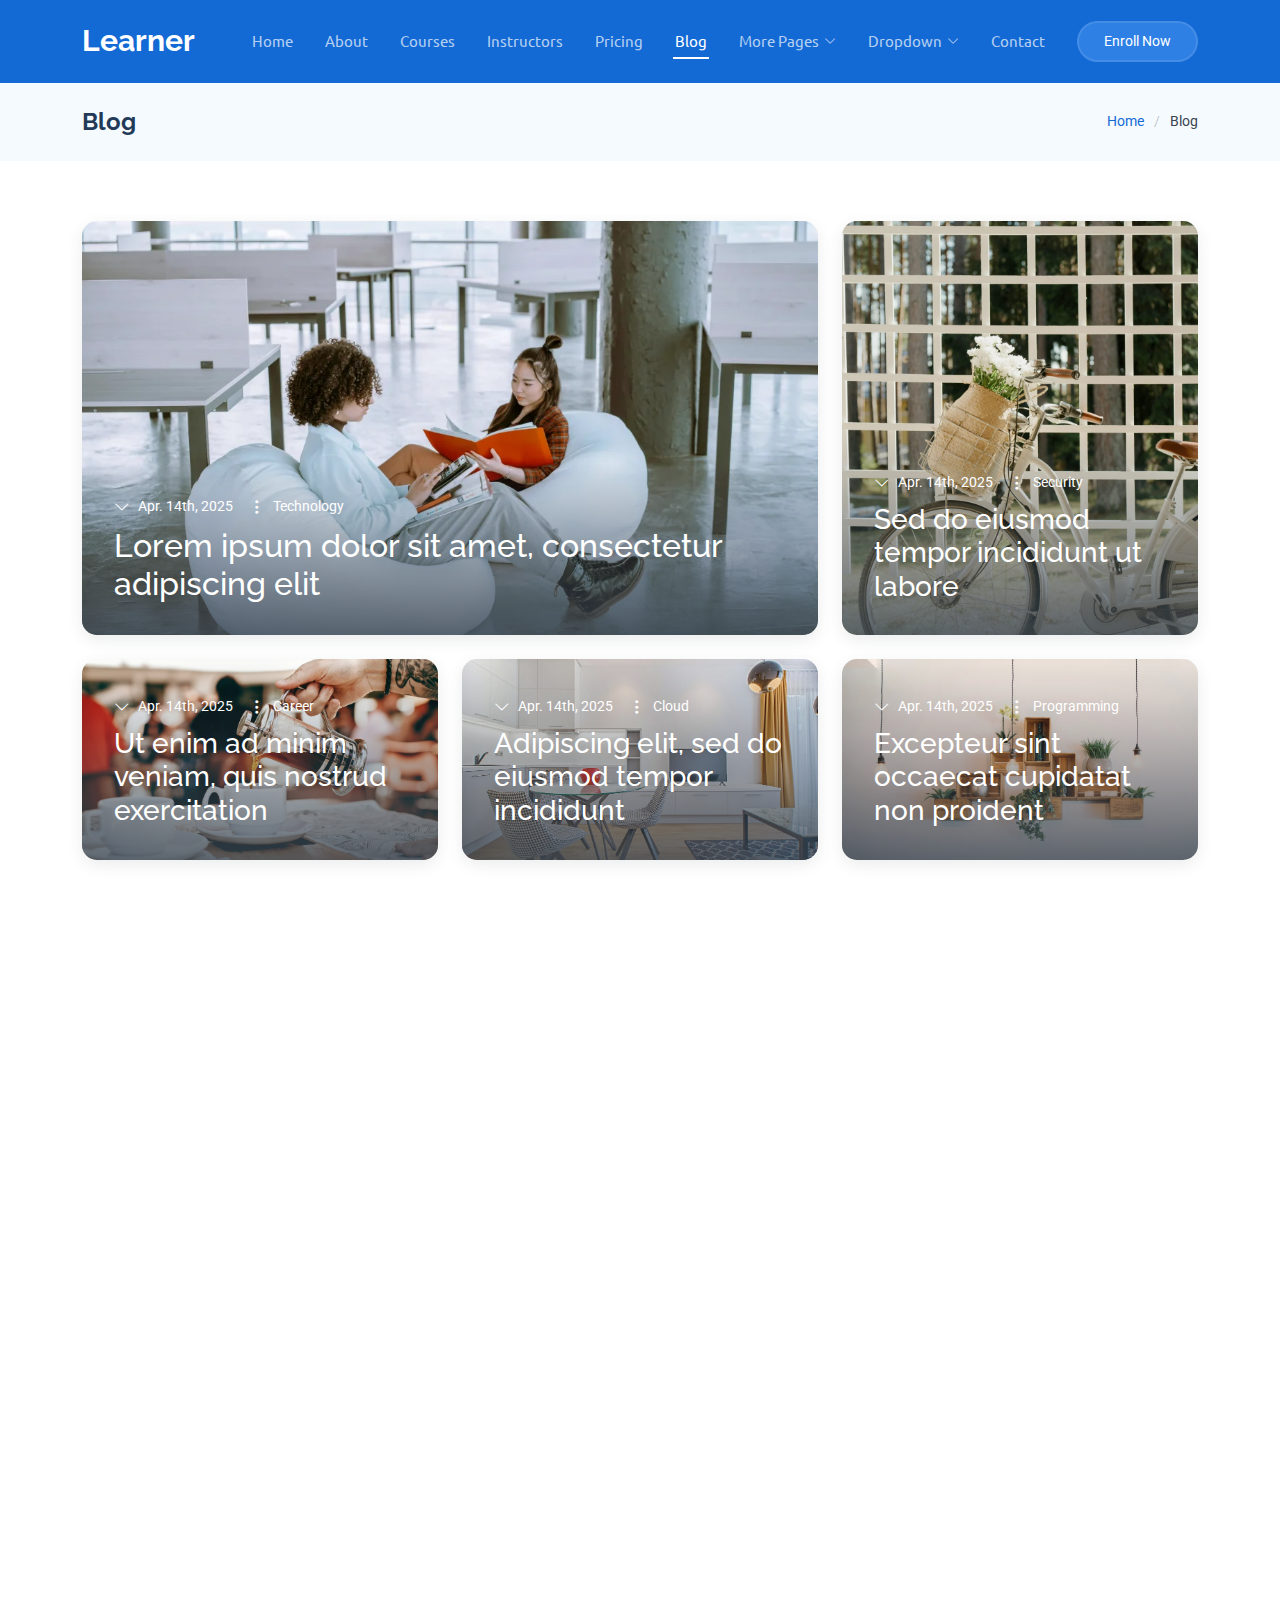
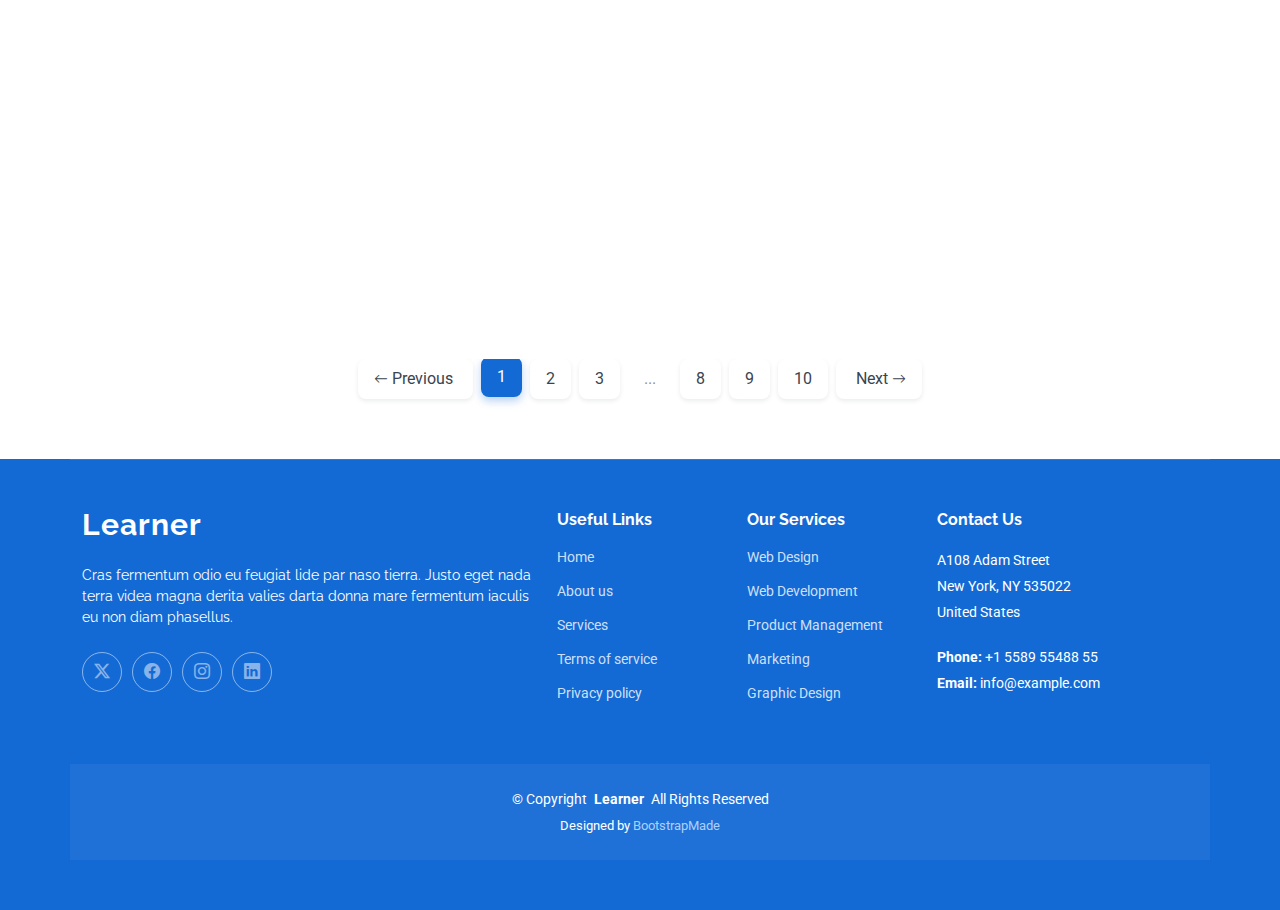
<file: blog.html>
<!DOCTYPE html>
<html lang="en">

<head>
  <meta charset="utf-8">
  <meta content="width=device-width, initial-scale=1.0" name="viewport">
  <title>Blog - Learner Bootstrap Template</title>
  <meta name="description" content="">
  <meta name="keywords" content="">

  <!-- Favicons -->
  <link href="assets/img/favicon.png" rel="icon">
  <link href="assets/img/apple-touch-icon.png" rel="apple-touch-icon">

  <!-- Fonts -->
  <link href="https://fonts.googleapis.com" rel="preconnect">
  <link href="https://fonts.gstatic.com" rel="preconnect" crossorigin>
  <link href="https://fonts.googleapis.com/css2?family=Roboto:ital,wght@0,100;0,300;0,400;0,500;0,700;0,900;1,100;1,300;1,400;1,500;1,700;1,900&family=Raleway:ital,wght@0,100;0,200;0,300;0,400;0,500;0,600;0,700;0,800;0,900;1,100;1,200;1,300;1,400;1,500;1,600;1,700;1,800;1,900&family=Ubuntu:ital,wght@0,300;0,400;0,500;0,700;1,300;1,400;1,500;1,700&display=swap" rel="stylesheet">

  <!-- Vendor CSS Files -->
  <link href="assets/vendor/bootstrap/css/bootstrap.min.css" rel="stylesheet">
  <link href="assets/vendor/bootstrap-icons/bootstrap-icons.css" rel="stylesheet">
  <link href="assets/vendor/aos/aos.css" rel="stylesheet">
  <link href="assets/vendor/swiper/swiper-bundle.min.css" rel="stylesheet">

  <!-- Main CSS File -->
  <link href="assets/css/main.css" rel="stylesheet">

  <!-- =======================================================
  * Template Name: Learner
  * Template URL: https://bootstrapmade.com/learner-bootstrap-course-template/
  * Updated: Jul 08 2025 with Bootstrap v5.3.7
  * Author: BootstrapMade.com
  * License: https://bootstrapmade.com/license/
  ======================================================== -->
</head>

<body class="blog-page">

  <header id="header" class="header d-flex align-items-center sticky-top">
    <div class="container-fluid container-xl position-relative d-flex align-items-center">

      <a href="index.html" class="logo d-flex align-items-center me-auto">
        <!-- Uncomment the line below if you also wish to use an image logo -->
        <!-- <img src="assets/img/logo.webp" alt=""> -->
        <h1 class="sitename">Learner</h1>
      </a>

      <nav id="navmenu" class="navmenu">
        <ul>
          <li><a href="index.html">Home</a></li>
          <li><a href="about.html">About</a></li>
          <li><a href="courses.html">Courses</a></li>
          <li><a href="instructors.html">Instructors</a></li>
          <li><a href="pricing.html">Pricing</a></li>
          <li><a href="blog.html" class="active">Blog</a></li>
          <li class="dropdown"><a href="#"><span>More Pages</span> <i class="bi bi-chevron-down toggle-dropdown"></i></a>
            <ul>
              <li><a href="course-details.html">Course Details</a></li>
              <li><a href="instructor-profile.html">Instructor Profile</a></li>
              <li><a href="events.html">Events</a></li>
              <li><a href="blog-details.html">Blog Details</a></li>
              <li><a href="terms.html">Terms</a></li>
              <li><a href="privacy.html">Privacy</a></li>
              <li><a href="404.html">404</a></li>
            </ul>
          </li>

          <li class="dropdown"><a href="#"><span>Dropdown</span> <i class="bi bi-chevron-down toggle-dropdown"></i></a>
            <ul>
              <li><a href="#">Dropdown 1</a></li>
              <li class="dropdown"><a href="#"><span>Deep Dropdown</span> <i class="bi bi-chevron-down toggle-dropdown"></i></a>
                <ul>
                  <li><a href="#">Deep Dropdown 1</a></li>
                  <li><a href="#">Deep Dropdown 2</a></li>
                  <li><a href="#">Deep Dropdown 3</a></li>
                  <li><a href="#">Deep Dropdown 4</a></li>
                  <li><a href="#">Deep Dropdown 5</a></li>
                </ul>
              </li>
              <li><a href="#">Dropdown 2</a></li>
              <li><a href="#">Dropdown 3</a></li>
              <li><a href="#">Dropdown 4</a></li>
            </ul>
          </li>
          <li><a href="contact.html">Contact</a></li>
        </ul>
        <i class="mobile-nav-toggle d-xl-none bi bi-list"></i>
      </nav>

      <a class="btn-getstarted" href="enroll.html">Enroll Now</a>

    </div>
  </header>

  <main class="main">

    <!-- Page Title -->
    <div class="page-title light-background">
      <div class="container d-lg-flex justify-content-between align-items-center">
        <h1 class="mb-2 mb-lg-0">Blog</h1>
        <nav class="breadcrumbs">
          <ol>
            <li><a href="index.html">Home</a></li>
            <li class="current">Blog</li>
          </ol>
        </nav>
      </div>
    </div><!-- End Page Title -->

    <!-- Blog Hero Section -->
    <section id="blog-hero" class="blog-hero section">

      <div class="container" data-aos="fade-up" data-aos-delay="100">

        <div class="blog-grid">

          <!-- Featured Post (Large) -->
          <article class="blog-item featured" data-aos="fade-up">
            <img src="assets/img/blog/blog-post-3.webp" alt="Blog Image" class="img-fluid">
            <div class="blog-content">
              <div class="post-meta">
                <span class="date">Apr. 14th, 2025</span>
                <span class="category">Technology</span>
              </div>
              <h2 class="post-title">
                <a href="blog-details.html" title="Lorem ipsum dolor sit amet, consectetur adipiscing elit">Lorem ipsum dolor sit amet, consectetur adipiscing elit</a>
              </h2>
            </div>
          </article><!-- End Featured Post -->

          <!-- Regular Posts -->
          <article class="blog-item" data-aos="fade-up" data-aos-delay="100">
            <img src="assets/img/blog/blog-post-portrait-1.webp" alt="Blog Image" class="img-fluid">
            <div class="blog-content">
              <div class="post-meta">
                <span class="date">Apr. 14th, 2025</span>
                <span class="category">Security</span>
              </div>
              <h3 class="post-title">
                <a href="blog-details.html" title="Sed do eiusmod tempor incididunt ut labore">Sed do eiusmod tempor incididunt ut labore</a>
              </h3>
            </div>
          </article><!-- End Blog Item -->

          <article class="blog-item" data-aos="fade-up" data-aos-delay="200">
            <img src="assets/img/blog/blog-post-9.webp" alt="Blog Image" class="img-fluid">
            <div class="blog-content">
              <div class="post-meta">
                <span class="date">Apr. 14th, 2025</span>
                <span class="category">Career</span>
              </div>
              <h3 class="post-title">
                <a href="blog-details.html" title="Ut enim ad minim veniam, quis nostrud exercitation">Ut enim ad minim veniam, quis nostrud exercitation</a>
              </h3>
            </div>
          </article><!-- End Blog Item -->

          <article class="blog-item" data-aos="fade-up" data-aos-delay="300">
            <img src="assets/img/blog/blog-post-7.webp" alt="Blog Image" class="img-fluid">
            <div class="blog-content">
              <div class="post-meta">
                <span class="date">Apr. 14th, 2025</span>
                <span class="category">Cloud</span>
              </div>
              <h3 class="post-title">
                <a href="blog-details.html" title="Adipiscing elit, sed do eiusmod tempor incididunt">Adipiscing elit, sed do eiusmod tempor incididunt</a>
              </h3>
            </div>
          </article><!-- End Blog Item -->

          <article class="blog-item" data-aos="fade-up" data-aos-delay="400">
            <img src="assets/img/blog/blog-post-6.webp" alt="Blog Image" class="img-fluid">
            <div class="blog-content">
              <div class="post-meta">
                <span class="date">Apr. 14th, 2025</span>
                <span class="category">Programming</span>
              </div>
              <h3 class="post-title">
                <a href="blog-details.html" title="Excepteur sint occaecat cupidatat non proident">Excepteur sint occaecat cupidatat non proident</a>
              </h3>
            </div>
          </article><!-- End Blog Item -->

        </div>

      </div>

    </section><!-- /Blog Hero Section -->

    <!-- Blog Posts Section -->
    <section id="blog-posts" class="blog-posts section">

      <div class="container" data-aos="fade-up" data-aos-delay="100">
        <div class="row gy-4">

          <div class="col-lg-4">
            <article class="position-relative h-100">

              <div class="post-img position-relative overflow-hidden">
                <img src="assets/img/blog/blog-post-1.webp" class="img-fluid" alt="">
              </div>

              <div class="meta d-flex align-items-end">
                <span class="post-date"><span>12</span>December</span>
                <div class="d-flex align-items-center">
                  <i class="bi bi-person"></i> <span class="ps-2">John Doe</span>
                </div>
                <span class="px-3 text-black-50">/</span>
                <div class="d-flex align-items-center">
                  <i class="bi bi-folder2"></i> <span class="ps-2">Politics</span>
                </div>
              </div>

              <div class="post-content d-flex flex-column">

                <h3 class="post-title">Dolorum optio tempore voluptas dignissimos</h3>
                <a href="blog-details.html" class="readmore stretched-link"><span>Read More</span><i class="bi bi-arrow-right"></i></a>

              </div>

            </article>
          </div><!-- End post list item -->

          <div class="col-lg-4">
            <article class="position-relative h-100">

              <div class="post-img position-relative overflow-hidden">
                <img src="assets/img/blog/blog-post-2.webp" class="img-fluid" alt="">
              </div>

              <div class="meta d-flex align-items-end">
                <span class="post-date"><span>19</span>March</span>
                <div class="d-flex align-items-center">
                  <i class="bi bi-person"></i> <span class="ps-2">Julia Parker</span>
                </div>
                <span class="px-3 text-black-50">/</span>
                <div class="d-flex align-items-center">
                  <i class="bi bi-folder2"></i> <span class="ps-2">Economics</span>
                </div>
              </div>

              <div class="post-content d-flex flex-column">
                <h3 class="post-title">Nisi magni odit consequatur autem nulla dolorem</h3>
                <a href="blog-details.html" class="readmore stretched-link"><span>Read More</span><i class="bi bi-arrow-right"></i></a>
              </div>

            </article>
          </div><!-- End post list item -->

          <div class="col-lg-4">
            <article class="position-relative h-100">

              <div class="post-img position-relative overflow-hidden">
                <img src="assets/img/blog/blog-post-3.webp" class="img-fluid" alt="">
              </div>
              <div class="meta d-flex align-items-end">
                <span class="post-date"><span>24</span>June</span>
                <div class="d-flex align-items-center">
                  <i class="bi bi-person"></i> <span class="ps-2">Maria Doe</span>
                </div>
                <span class="px-3 text-black-50">/</span>
                <div class="d-flex align-items-center">
                  <i class="bi bi-folder2"></i> <span class="ps-2">Sports</span>
                </div>
              </div>

              <div class="post-content d-flex flex-column">
                <h3 class="post-title">Possimus soluta ut id suscipit ea ut. In quo quia et soluta libero sit sint.</h3>
                <a href="blog-details.html" class="readmore stretched-link"><span>Read More</span><i class="bi bi-arrow-right"></i></a>
              </div>

            </article>
          </div><!-- End post list item -->

          <div class="col-lg-4">
            <article class="position-relative h-100">

              <div class="post-img position-relative overflow-hidden">
                <img src="assets/img/blog/blog-post-4.webp" class="img-fluid" alt="">
              </div>
              <div class="meta d-flex align-items-end">
                <span class="post-date"><span>05</span>August</span>
                <div class="d-flex align-items-center">
                  <i class="bi bi-person"></i> <span class="ps-2">Maria Doe</span>
                </div>
                <span class="px-3 text-black-50">/</span>
                <div class="d-flex align-items-center">
                  <i class="bi bi-folder2"></i> <span class="ps-2">Sports</span>
                </div>
              </div>

              <div class="post-content d-flex flex-column">
                <h3 class="post-title">Non rem rerum nam cum quo minus explicabo eius exercitationem.</h3>
                <a href="blog-details.html" class="readmore stretched-link"><span>Read More</span><i class="bi bi-arrow-right"></i></a>
              </div>

            </article>
          </div><!-- End post list item -->

          <div class="col-lg-4">
            <article class="position-relative h-100">

              <div class="post-img position-relative overflow-hidden">
                <img src="assets/img/blog/blog-post-5.webp" class="img-fluid" alt="">
              </div>

              <div class="meta d-flex align-items-end">
                <span class="post-date"><span>17</span>September</span>
                <div class="d-flex align-items-center">
                  <i class="bi bi-person"></i> <span class="ps-2">John Parker</span>
                </div>
                <span class="px-3 text-black-50">/</span>
                <div class="d-flex align-items-center">
                  <i class="bi bi-folder2"></i> <span class="ps-2">Politics</span>
                </div>
              </div>

              <div class="post-content d-flex flex-column">

                <h3 class="post-title">Accusamus quaerat aliquam qui debitis facilis consequatur</h3>
                <a href="blog-details.html" class="readmore stretched-link"><span>Read More</span><i class="bi bi-arrow-right"></i></a>

              </div>

            </article>
          </div><!-- End post list item -->

          <div class="col-lg-4">
            <article class="position-relative h-100">

              <div class="post-img position-relative overflow-hidden">
                <img src="assets/img/blog/blog-post-6.webp" class="img-fluid" alt="">
              </div>

              <div class="meta d-flex align-items-end">
                <span class="post-date"><span>07</span>December</span>
                <div class="d-flex align-items-center">
                  <i class="bi bi-person"></i> <span class="ps-2">Julia White</span>
                </div>
                <span class="px-3 text-black-50">/</span>
                <div class="d-flex align-items-center">
                  <i class="bi bi-folder2"></i> <span class="ps-2">Economics</span>
                </div>
              </div>

              <div class="post-content d-flex flex-column">

                <h3 class="post-title">Distinctio provident quibusdam numquam aperiam aut</h3>
                <a href="blog-details.html" class="readmore stretched-link"><span>Read More</span><i class="bi bi-arrow-right"></i></a>

              </div>

            </article>
          </div><!-- End post list item -->

        </div>
      </div>

    </section><!-- /Blog Posts Section -->

    <!-- Pagination 2 Section -->
    <section id="pagination-2" class="pagination-2 section">

      <div class="container">
        <nav class="d-flex justify-content-center" aria-label="Page navigation">
          <ul>
            <li>
              <a href="#" aria-label="Previous page">
                <i class="bi bi-arrow-left"></i>
                <span class="d-none d-sm-inline">Previous</span>
              </a>
            </li>

            <li><a href="#" class="active">1</a></li>
            <li><a href="#">2</a></li>
            <li><a href="#">3</a></li>
            <li class="ellipsis">...</li>
            <li><a href="#">8</a></li>
            <li><a href="#">9</a></li>
            <li><a href="#">10</a></li>

            <li>
              <a href="#" aria-label="Next page">
                <span class="d-none d-sm-inline">Next</span>
                <i class="bi bi-arrow-right"></i>
              </a>
            </li>
          </ul>
        </nav>
      </div>

    </section><!-- /Pagination 2 Section -->

  </main>

  <footer id="footer" class="footer accent-background">

    <div class="container footer-top">
      <div class="row gy-4">
        <div class="col-lg-5 col-md-12 footer-about">
          <a href="index.html" class="logo d-flex align-items-center">
            <span class="sitename">Learner</span>
          </a>
          <p>Cras fermentum odio eu feugiat lide par naso tierra. Justo eget nada terra videa magna derita valies darta donna mare fermentum iaculis eu non diam phasellus.</p>
          <div class="social-links d-flex mt-4">
            <a href=""><i class="bi bi-twitter-x"></i></a>
            <a href=""><i class="bi bi-facebook"></i></a>
            <a href=""><i class="bi bi-instagram"></i></a>
            <a href=""><i class="bi bi-linkedin"></i></a>
          </div>
        </div>

        <div class="col-lg-2 col-6 footer-links">
          <h4>Useful Links</h4>
          <ul>
            <li><a href="#">Home</a></li>
            <li><a href="#">About us</a></li>
            <li><a href="#">Services</a></li>
            <li><a href="#">Terms of service</a></li>
            <li><a href="#">Privacy policy</a></li>
          </ul>
        </div>

        <div class="col-lg-2 col-6 footer-links">
          <h4>Our Services</h4>
          <ul>
            <li><a href="#">Web Design</a></li>
            <li><a href="#">Web Development</a></li>
            <li><a href="#">Product Management</a></li>
            <li><a href="#">Marketing</a></li>
            <li><a href="#">Graphic Design</a></li>
          </ul>
        </div>

        <div class="col-lg-3 col-md-12 footer-contact text-center text-md-start">
          <h4>Contact Us</h4>
          <p>A108 Adam Street</p>
          <p>New York, NY 535022</p>
          <p>United States</p>
          <p class="mt-4"><strong>Phone:</strong> <span>+1 5589 55488 55</span></p>
          <p><strong>Email:</strong> <span>info@example.com</span></p>
        </div>

      </div>
    </div>

    <div class="container copyright text-center mt-4">
      <p>© <span>Copyright</span> <strong class="px-1 sitename">Learner</strong> <span>All Rights Reserved</span></p>
      <div class="credits">
        <!-- All the links in the footer should remain intact. -->
        <!-- You can delete the links only if you've purchased the pro version. -->
        <!-- Licensing information: https://bootstrapmade.com/license/ -->
        <!-- Purchase the pro version with working PHP/AJAX contact form: [buy-url] -->
        Designed by <a href="https://bootstrapmade.com/">BootstrapMade</a>
      </div>
    </div>

  </footer>

  <!-- Scroll Top -->
  <a href="#" id="scroll-top" class="scroll-top d-flex align-items-center justify-content-center"><i class="bi bi-arrow-up-short"></i></a>

  <!-- Preloader -->
  <div id="preloader"></div>

  <!-- Vendor JS Files -->
  <script src="assets/vendor/bootstrap/js/bootstrap.bundle.min.js"></script>
  <script src="assets/vendor/php-email-form/validate.js"></script>
  <script src="assets/vendor/aos/aos.js"></script>
  <script src="assets/vendor/purecounter/purecounter_vanilla.js"></script>
  <script src="assets/vendor/swiper/swiper-bundle.min.js"></script>

  <!-- Main JS File -->
  <script src="assets/js/main.js"></script>

</body>

</html>
</file>
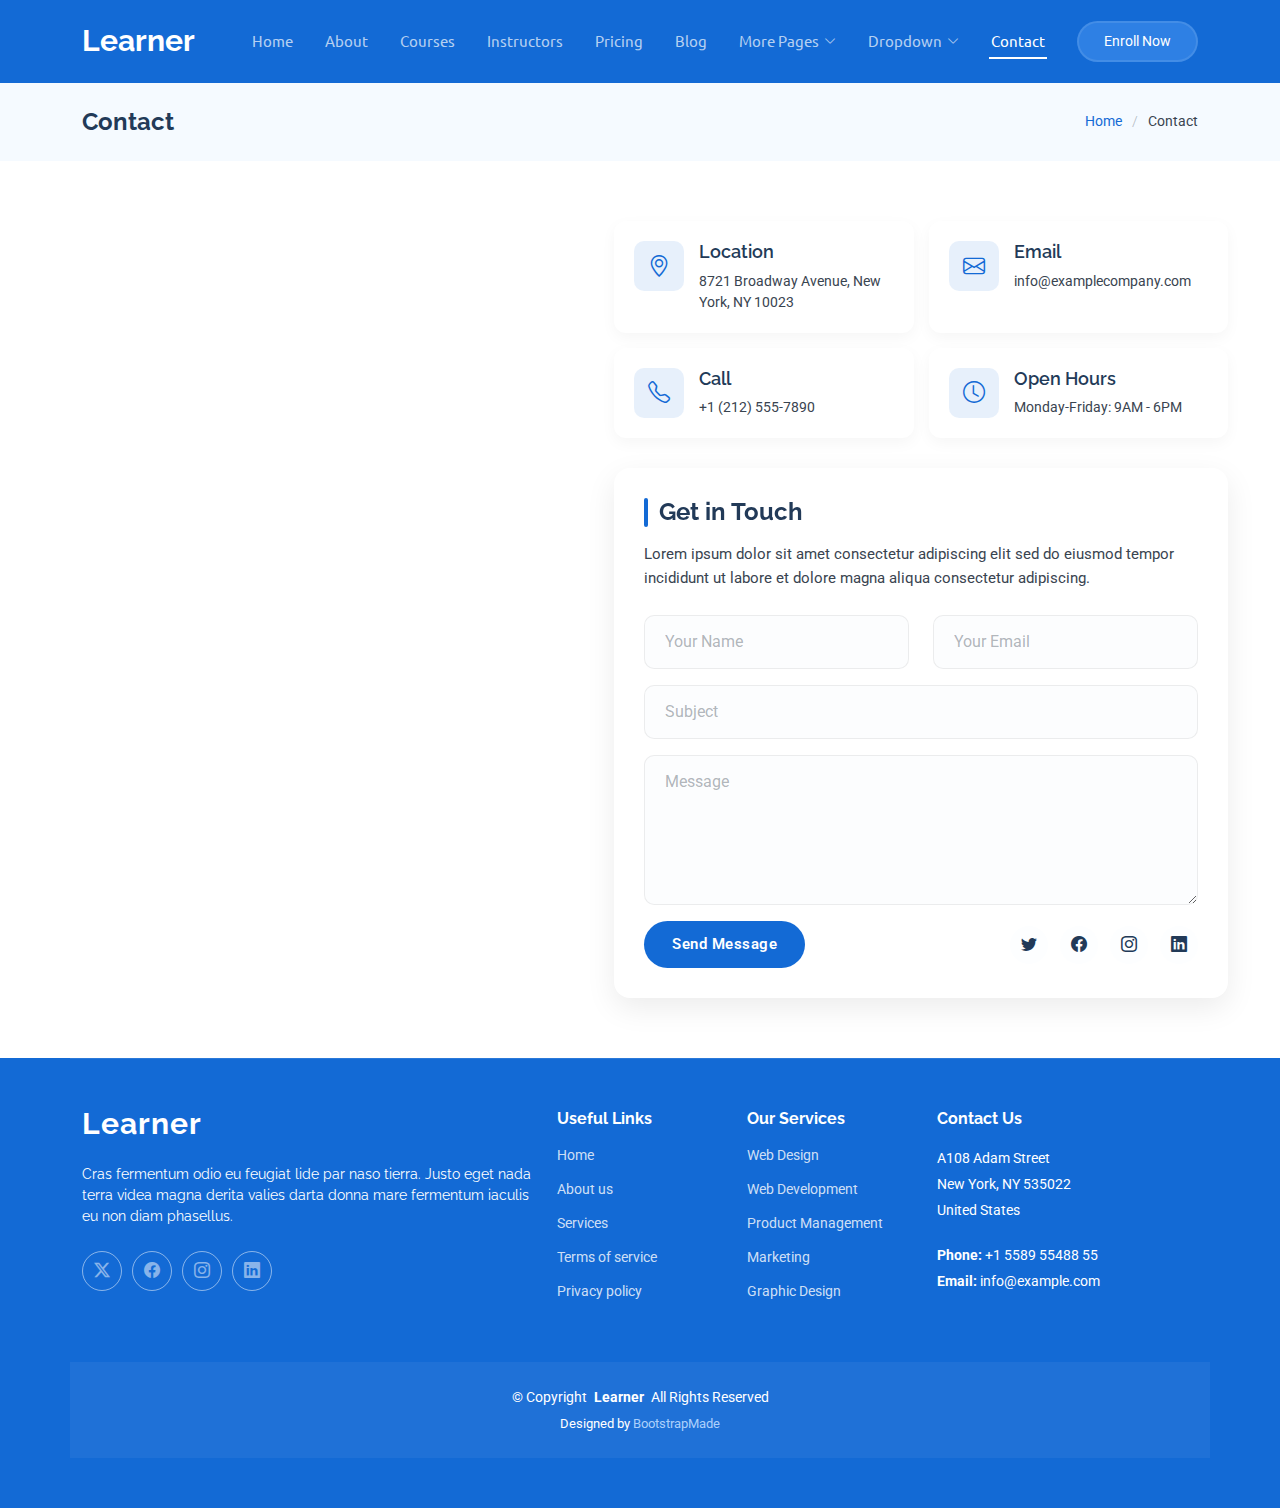
<file: contact.html>
<!DOCTYPE html>
<html lang="en">

<head>
  <meta charset="utf-8">
  <meta content="width=device-width, initial-scale=1.0" name="viewport">
  <title>Contact - Learner Bootstrap Template</title>
  <meta name="description" content="">
  <meta name="keywords" content="">

  <!-- Favicons -->
  <link href="assets/img/favicon.png" rel="icon">
  <link href="assets/img/apple-touch-icon.png" rel="apple-touch-icon">

  <!-- Fonts -->
  <link href="https://fonts.googleapis.com" rel="preconnect">
  <link href="https://fonts.gstatic.com" rel="preconnect" crossorigin>
  <link href="https://fonts.googleapis.com/css2?family=Roboto:ital,wght@0,100;0,300;0,400;0,500;0,700;0,900;1,100;1,300;1,400;1,500;1,700;1,900&family=Raleway:ital,wght@0,100;0,200;0,300;0,400;0,500;0,600;0,700;0,800;0,900;1,100;1,200;1,300;1,400;1,500;1,600;1,700;1,800;1,900&family=Ubuntu:ital,wght@0,300;0,400;0,500;0,700;1,300;1,400;1,500;1,700&display=swap" rel="stylesheet">

  <!-- Vendor CSS Files -->
  <link href="assets/vendor/bootstrap/css/bootstrap.min.css" rel="stylesheet">
  <link href="assets/vendor/bootstrap-icons/bootstrap-icons.css" rel="stylesheet">
  <link href="assets/vendor/aos/aos.css" rel="stylesheet">
  <link href="assets/vendor/swiper/swiper-bundle.min.css" rel="stylesheet">

  <!-- Main CSS File -->
  <link href="assets/css/main.css" rel="stylesheet">

  <!-- =======================================================
  * Template Name: Learner
  * Template URL: https://bootstrapmade.com/learner-bootstrap-course-template/
  * Updated: Jul 08 2025 with Bootstrap v5.3.7
  * Author: BootstrapMade.com
  * License: https://bootstrapmade.com/license/
  ======================================================== -->
</head>

<body class="contact-page">

  <header id="header" class="header d-flex align-items-center sticky-top">
    <div class="container-fluid container-xl position-relative d-flex align-items-center">

      <a href="index.html" class="logo d-flex align-items-center me-auto">
        <!-- Uncomment the line below if you also wish to use an image logo -->
        <!-- <img src="assets/img/logo.webp" alt=""> -->
        <h1 class="sitename">Learner</h1>
      </a>

      <nav id="navmenu" class="navmenu">
        <ul>
          <li><a href="index.html">Home</a></li>
          <li><a href="about.html">About</a></li>
          <li><a href="courses.html">Courses</a></li>
          <li><a href="instructors.html">Instructors</a></li>
          <li><a href="pricing.html">Pricing</a></li>
          <li><a href="blog.html">Blog</a></li>
          <li class="dropdown"><a href="#"><span>More Pages</span> <i class="bi bi-chevron-down toggle-dropdown"></i></a>
            <ul>
              <li><a href="course-details.html">Course Details</a></li>
              <li><a href="instructor-profile.html">Instructor Profile</a></li>
              <li><a href="events.html">Events</a></li>
              <li><a href="blog-details.html">Blog Details</a></li>
              <li><a href="terms.html">Terms</a></li>
              <li><a href="privacy.html">Privacy</a></li>
              <li><a href="404.html">404</a></li>
            </ul>
          </li>

          <li class="dropdown"><a href="#"><span>Dropdown</span> <i class="bi bi-chevron-down toggle-dropdown"></i></a>
            <ul>
              <li><a href="#">Dropdown 1</a></li>
              <li class="dropdown"><a href="#"><span>Deep Dropdown</span> <i class="bi bi-chevron-down toggle-dropdown"></i></a>
                <ul>
                  <li><a href="#">Deep Dropdown 1</a></li>
                  <li><a href="#">Deep Dropdown 2</a></li>
                  <li><a href="#">Deep Dropdown 3</a></li>
                  <li><a href="#">Deep Dropdown 4</a></li>
                  <li><a href="#">Deep Dropdown 5</a></li>
                </ul>
              </li>
              <li><a href="#">Dropdown 2</a></li>
              <li><a href="#">Dropdown 3</a></li>
              <li><a href="#">Dropdown 4</a></li>
            </ul>
          </li>
          <li><a href="contact.html" class="active">Contact</a></li>
        </ul>
        <i class="mobile-nav-toggle d-xl-none bi bi-list"></i>
      </nav>

      <a class="btn-getstarted" href="enroll.html">Enroll Now</a>

    </div>
  </header>

  <main class="main">

    <!-- Page Title -->
    <div class="page-title light-background">
      <div class="container d-lg-flex justify-content-between align-items-center">
        <h1 class="mb-2 mb-lg-0">Contact</h1>
        <nav class="breadcrumbs">
          <ol>
            <li><a href="index.html">Home</a></li>
            <li class="current">Contact</li>
          </ol>
        </nav>
      </div>
    </div><!-- End Page Title -->

    <!-- Contact Section -->
    <section id="contact" class="contact section">

      <div class="container" data-aos="fade-up" data-aos-delay="100">
        <div class="contact-main-wrapper">
          <div class="map-wrapper">
            <iframe src="https://www.google.com/maps/embed?pb=!1m14!1m8!1m3!1d48389.78314118045!2d-74.006138!3d40.710059!3m2!1i1024!2i768!4f13.1!3m3!1m2!1s0x89c25a22a3bda30d%3A0xb89d1fe6bc499443!2sDowntown%20Conference%20Center!5e0!3m2!1sen!2sus!4v1676961268712!5m2!1sen!2sus" width="100%" height="100%" style="border:0;" allowfullscreen="" loading="lazy" referrerpolicy="no-referrer-when-downgrade"></iframe>
          </div>

          <div class="contact-content">
            <div class="contact-cards-container" data-aos="fade-up" data-aos-delay="300">
              <div class="contact-card">
                <div class="icon-box">
                  <i class="bi bi-geo-alt"></i>
                </div>
                <div class="contact-text">
                  <h4>Location</h4>
                  <p>8721 Broadway Avenue, New York, NY 10023</p>
                </div>
              </div>

              <div class="contact-card">
                <div class="icon-box">
                  <i class="bi bi-envelope"></i>
                </div>
                <div class="contact-text">
                  <h4>Email</h4>
                  <p>info@examplecompany.com</p>
                </div>
              </div>

              <div class="contact-card">
                <div class="icon-box">
                  <i class="bi bi-telephone"></i>
                </div>
                <div class="contact-text">
                  <h4>Call</h4>
                  <p>+1 (212) 555-7890</p>
                </div>
              </div>

              <div class="contact-card">
                <div class="icon-box">
                  <i class="bi bi-clock"></i>
                </div>
                <div class="contact-text">
                  <h4>Open Hours</h4>
                  <p>Monday-Friday: 9AM - 6PM</p>
                </div>
              </div>
            </div>

            <div class="contact-form-container" data-aos="fade-up" data-aos-delay="400">
              <h3>Get in Touch</h3>
              <p>Lorem ipsum dolor sit amet consectetur adipiscing elit sed do eiusmod tempor incididunt ut labore et dolore magna aliqua consectetur adipiscing.</p>

              <form action="forms/contact.php" method="post" class="php-email-form">
                <div class="row">
                  <div class="col-md-6 form-group">
                    <input type="text" name="name" class="form-control" id="name" placeholder="Your Name" required="">
                  </div>
                  <div class="col-md-6 form-group mt-3 mt-md-0">
                    <input type="email" class="form-control" name="email" id="email" placeholder="Your Email" required="">
                  </div>
                </div>
                <div class="form-group mt-3">
                  <input type="text" class="form-control" name="subject" id="subject" placeholder="Subject" required="">
                </div>
                <div class="form-group mt-3">
                  <textarea class="form-control" name="message" rows="5" placeholder="Message" required=""></textarea>
                </div>

                <div class="my-3">
                  <div class="loading">Loading</div>
                  <div class="error-message"></div>
                  <div class="sent-message">Your message has been sent. Thank you!</div>
                </div>

                <div class="form-submit">
                  <button type="submit">Send Message</button>
                  <div class="social-links">
                    <a href="#"><i class="bi bi-twitter"></i></a>
                    <a href="#"><i class="bi bi-facebook"></i></a>
                    <a href="#"><i class="bi bi-instagram"></i></a>
                    <a href="#"><i class="bi bi-linkedin"></i></a>
                  </div>
                </div>
              </form>
            </div>
          </div>
        </div>
      </div>
    </section><!-- /Contact Section -->

  </main>

  <footer id="footer" class="footer accent-background">

    <div class="container footer-top">
      <div class="row gy-4">
        <div class="col-lg-5 col-md-12 footer-about">
          <a href="index.html" class="logo d-flex align-items-center">
            <span class="sitename">Learner</span>
          </a>
          <p>Cras fermentum odio eu feugiat lide par naso tierra. Justo eget nada terra videa magna derita valies darta donna mare fermentum iaculis eu non diam phasellus.</p>
          <div class="social-links d-flex mt-4">
            <a href=""><i class="bi bi-twitter-x"></i></a>
            <a href=""><i class="bi bi-facebook"></i></a>
            <a href=""><i class="bi bi-instagram"></i></a>
            <a href=""><i class="bi bi-linkedin"></i></a>
          </div>
        </div>

        <div class="col-lg-2 col-6 footer-links">
          <h4>Useful Links</h4>
          <ul>
            <li><a href="#">Home</a></li>
            <li><a href="#">About us</a></li>
            <li><a href="#">Services</a></li>
            <li><a href="#">Terms of service</a></li>
            <li><a href="#">Privacy policy</a></li>
          </ul>
        </div>

        <div class="col-lg-2 col-6 footer-links">
          <h4>Our Services</h4>
          <ul>
            <li><a href="#">Web Design</a></li>
            <li><a href="#">Web Development</a></li>
            <li><a href="#">Product Management</a></li>
            <li><a href="#">Marketing</a></li>
            <li><a href="#">Graphic Design</a></li>
          </ul>
        </div>

        <div class="col-lg-3 col-md-12 footer-contact text-center text-md-start">
          <h4>Contact Us</h4>
          <p>A108 Adam Street</p>
          <p>New York, NY 535022</p>
          <p>United States</p>
          <p class="mt-4"><strong>Phone:</strong> <span>+1 5589 55488 55</span></p>
          <p><strong>Email:</strong> <span>info@example.com</span></p>
        </div>

      </div>
    </div>

    <div class="container copyright text-center mt-4">
      <p>© <span>Copyright</span> <strong class="px-1 sitename">Learner</strong> <span>All Rights Reserved</span></p>
      <div class="credits">
        <!-- All the links in the footer should remain intact. -->
        <!-- You can delete the links only if you've purchased the pro version. -->
        <!-- Licensing information: https://bootstrapmade.com/license/ -->
        <!-- Purchase the pro version with working PHP/AJAX contact form: [buy-url] -->
        Designed by <a href="https://bootstrapmade.com/">BootstrapMade</a>
      </div>
    </div>

  </footer>

  <!-- Scroll Top -->
  <a href="#" id="scroll-top" class="scroll-top d-flex align-items-center justify-content-center"><i class="bi bi-arrow-up-short"></i></a>

  <!-- Preloader -->
  <div id="preloader"></div>

  <!-- Vendor JS Files -->
  <script src="assets/vendor/bootstrap/js/bootstrap.bundle.min.js"></script>
  <script src="assets/vendor/php-email-form/validate.js"></script>
  <script src="assets/vendor/aos/aos.js"></script>
  <script src="assets/vendor/purecounter/purecounter_vanilla.js"></script>
  <script src="assets/vendor/swiper/swiper-bundle.min.js"></script>

  <!-- Main JS File -->
  <script src="assets/js/main.js"></script>

</body>

</html>
</file>
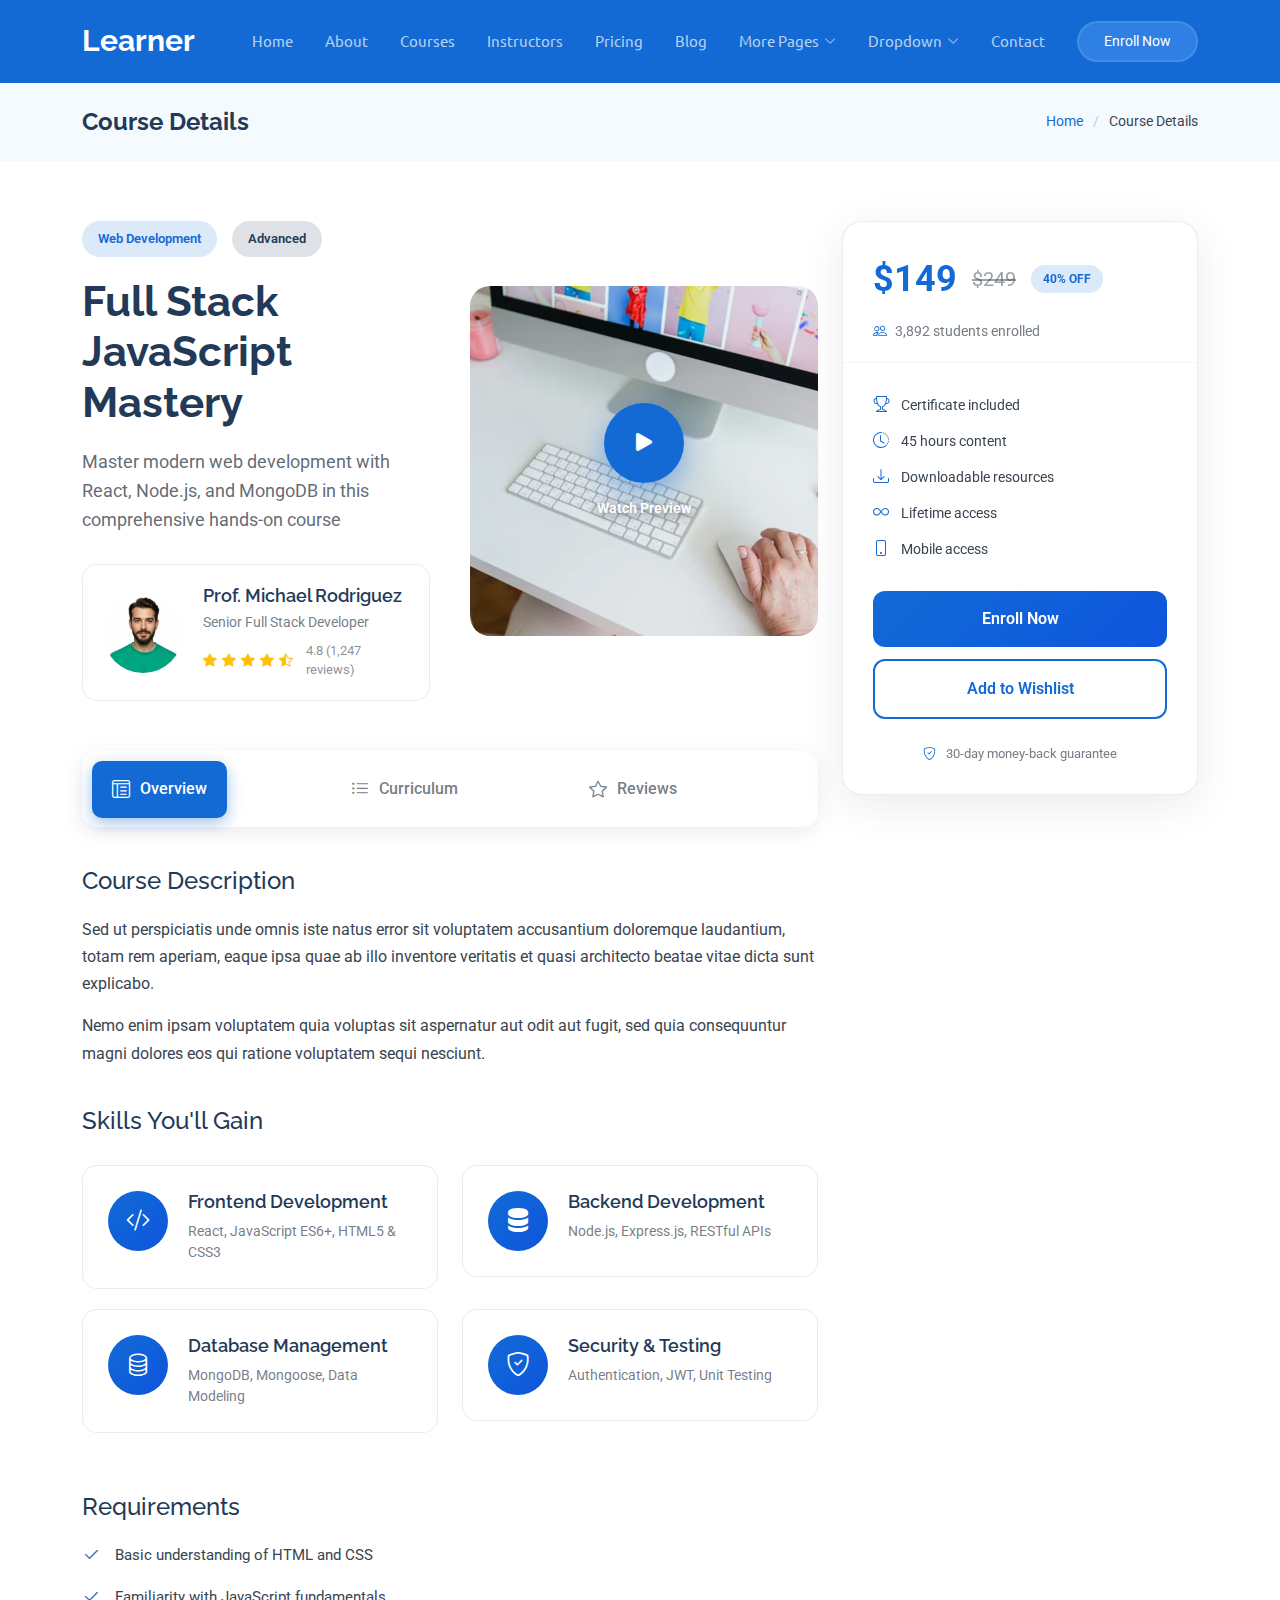
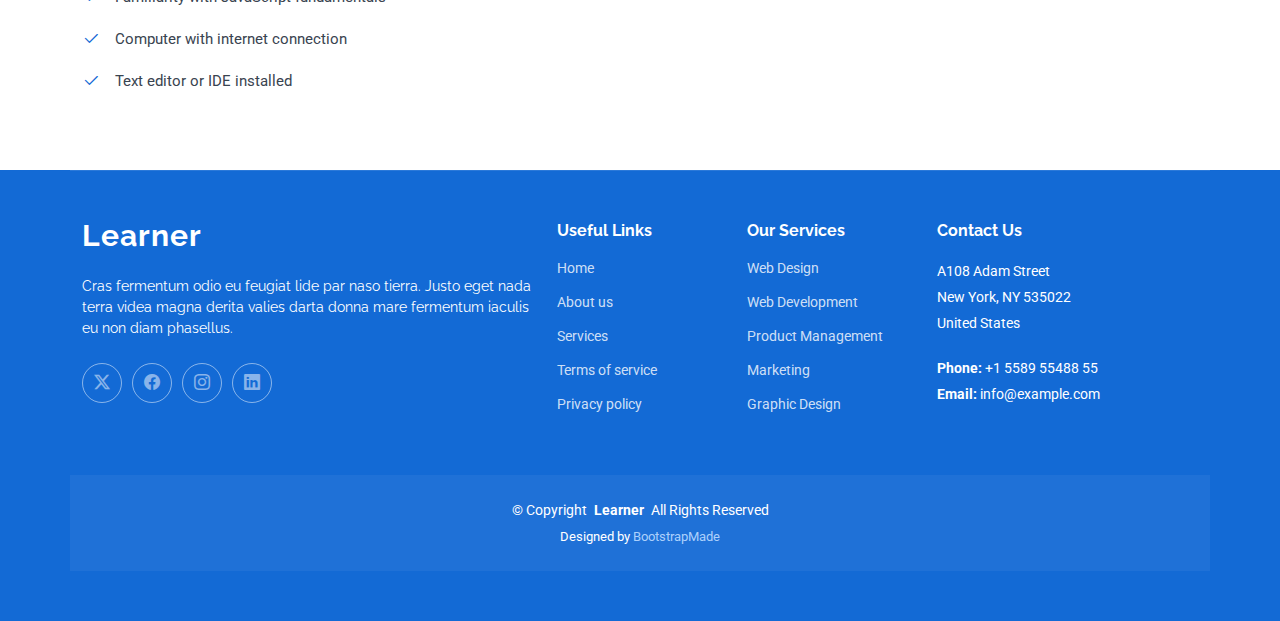
<file: course-details.html>
<!DOCTYPE html>
<html lang="en">

<head>
  <meta charset="utf-8">
  <meta content="width=device-width, initial-scale=1.0" name="viewport">
  <title>Course Details - Learner Bootstrap Template</title>
  <meta name="description" content="">
  <meta name="keywords" content="">

  <!-- Favicons -->
  <link href="assets/img/favicon.png" rel="icon">
  <link href="assets/img/apple-touch-icon.png" rel="apple-touch-icon">

  <!-- Fonts -->
  <link href="https://fonts.googleapis.com" rel="preconnect">
  <link href="https://fonts.gstatic.com" rel="preconnect" crossorigin>
  <link href="https://fonts.googleapis.com/css2?family=Roboto:ital,wght@0,100;0,300;0,400;0,500;0,700;0,900;1,100;1,300;1,400;1,500;1,700;1,900&family=Raleway:ital,wght@0,100;0,200;0,300;0,400;0,500;0,600;0,700;0,800;0,900;1,100;1,200;1,300;1,400;1,500;1,600;1,700;1,800;1,900&family=Ubuntu:ital,wght@0,300;0,400;0,500;0,700;1,300;1,400;1,500;1,700&display=swap" rel="stylesheet">

  <!-- Vendor CSS Files -->
  <link href="assets/vendor/bootstrap/css/bootstrap.min.css" rel="stylesheet">
  <link href="assets/vendor/bootstrap-icons/bootstrap-icons.css" rel="stylesheet">
  <link href="assets/vendor/aos/aos.css" rel="stylesheet">
  <link href="assets/vendor/swiper/swiper-bundle.min.css" rel="stylesheet">

  <!-- Main CSS File -->
  <link href="assets/css/main.css" rel="stylesheet">

  <!-- =======================================================
  * Template Name: Learner
  * Template URL: https://bootstrapmade.com/learner-bootstrap-course-template/
  * Updated: Jul 08 2025 with Bootstrap v5.3.7
  * Author: BootstrapMade.com
  * License: https://bootstrapmade.com/license/
  ======================================================== -->
</head>

<body class="course-details-page">

  <header id="header" class="header d-flex align-items-center sticky-top">
    <div class="container-fluid container-xl position-relative d-flex align-items-center">

      <a href="index.html" class="logo d-flex align-items-center me-auto">
        <!-- Uncomment the line below if you also wish to use an image logo -->
        <!-- <img src="assets/img/logo.webp" alt=""> -->
        <h1 class="sitename">Learner</h1>
      </a>

      <nav id="navmenu" class="navmenu">
        <ul>
          <li><a href="index.html">Home</a></li>
          <li><a href="about.html">About</a></li>
          <li><a href="courses.html">Courses</a></li>
          <li><a href="instructors.html">Instructors</a></li>
          <li><a href="pricing.html">Pricing</a></li>
          <li><a href="blog.html">Blog</a></li>
          <li class="dropdown"><a href="#"><span>More Pages</span> <i class="bi bi-chevron-down toggle-dropdown"></i></a>
            <ul>
              <li><a href="course-details.html" class="active">Course Details</a></li>
              <li><a href="instructor-profile.html">Instructor Profile</a></li>
              <li><a href="events.html">Events</a></li>
              <li><a href="blog-details.html">Blog Details</a></li>
              <li><a href="terms.html">Terms</a></li>
              <li><a href="privacy.html">Privacy</a></li>
              <li><a href="404.html">404</a></li>
            </ul>
          </li>

          <li class="dropdown"><a href="#"><span>Dropdown</span> <i class="bi bi-chevron-down toggle-dropdown"></i></a>
            <ul>
              <li><a href="#">Dropdown 1</a></li>
              <li class="dropdown"><a href="#"><span>Deep Dropdown</span> <i class="bi bi-chevron-down toggle-dropdown"></i></a>
                <ul>
                  <li><a href="#">Deep Dropdown 1</a></li>
                  <li><a href="#">Deep Dropdown 2</a></li>
                  <li><a href="#">Deep Dropdown 3</a></li>
                  <li><a href="#">Deep Dropdown 4</a></li>
                  <li><a href="#">Deep Dropdown 5</a></li>
                </ul>
              </li>
              <li><a href="#">Dropdown 2</a></li>
              <li><a href="#">Dropdown 3</a></li>
              <li><a href="#">Dropdown 4</a></li>
            </ul>
          </li>
          <li><a href="contact.html">Contact</a></li>
        </ul>
        <i class="mobile-nav-toggle d-xl-none bi bi-list"></i>
      </nav>

      <a class="btn-getstarted" href="enroll.html">Enroll Now</a>

    </div>
  </header>

  <main class="main">

    <!-- Page Title -->
    <div class="page-title light-background">
      <div class="container d-lg-flex justify-content-between align-items-center">
        <h1 class="mb-2 mb-lg-0">Course Details</h1>
        <nav class="breadcrumbs">
          <ol>
            <li><a href="index.html">Home</a></li>
            <li class="current">Course Details</li>
          </ol>
        </nav>
      </div>
    </div><!-- End Page Title -->

    <!-- Course Details Section -->
    <section id="course-details" class="course-details section">

      <div class="container" data-aos="fade-up" data-aos-delay="100">

        <div class="row">
          <div class="col-lg-8">

            <!-- Course Hero -->
            <div class="course-hero" data-aos="fade-up" data-aos-delay="200">
              <div class="hero-content">
                <div class="course-badge">
                  <span class="category">Web Development</span>
                  <span class="level">Advanced</span>
                </div>
                <h1>Full Stack JavaScript Mastery</h1>
                <p class="course-subtitle">Master modern web development with React, Node.js, and MongoDB in this comprehensive hands-on course</p>

                <div class="instructor-card">
                  <img src="assets/img/person/person-m-8.webp" alt="Instructor" class="instructor-image">
                  <div class="instructor-details">
                    <h5>Prof. Michael Rodriguez</h5>
                    <span>Senior Full Stack Developer</span>
                    <div class="instructor-rating">
                      <i class="bi bi-star-fill"></i>
                      <i class="bi bi-star-fill"></i>
                      <i class="bi bi-star-fill"></i>
                      <i class="bi bi-star-fill"></i>
                      <i class="bi bi-star-half"></i>
                      <span>4.8 (1,247 reviews)</span>
                    </div>
                  </div>
                </div>
              </div>
              <div class="hero-image">
                <img src="assets/img/education/courses-8.webp" alt="Course Preview" class="img-fluid">
                <div class="play-overlay">
                  <button class="play-btn">
                    <i class="bi bi-play-fill"></i>
                  </button>
                  <span>Watch Preview</span>
                </div>
              </div>
            </div><!-- End Course Hero -->

            <!-- Course Navigation Tabs -->
            <div class="course-nav-tabs" data-aos="fade-up" data-aos-delay="300">
              <ul class="nav nav-tabs" id="course-detailsCourseTab" role="tablist">
                <li class="nav-item">
                  <button class="nav-link active" id="course-detailsoverview-tab" data-bs-toggle="tab" data-bs-target="#course-detailsoverview" type="button" role="tab">
                    <i class="bi bi-layout-text-window-reverse"></i>
                    Overview
                  </button>
                </li>
                <li class="nav-item">
                  <button class="nav-link" id="course-detailscurriculum-tab" data-bs-toggle="tab" data-bs-target="#course-detailscurriculum" type="button" role="tab">
                    <i class="bi bi-list-ul"></i>
                    Curriculum
                  </button>
                </li>
                <li class="nav-item">
                  <button class="nav-link" id="course-detailsreviews-tab" data-bs-toggle="tab" data-bs-target="#course-detailsreviews" type="button" role="tab">
                    <i class="bi bi-star"></i>
                    Reviews
                  </button>
                </li>
              </ul>

              <div class="tab-content" id="course-detailsCourseTabContent">

                <!-- Overview Tab -->
                <div class="tab-pane fade show active" id="course-detailsoverview" role="tabpanel">

                  <div class="overview-section">
                    <h3>Course Description</h3>
                    <p>Sed ut perspiciatis unde omnis iste natus error sit voluptatem accusantium doloremque laudantium, totam rem aperiam, eaque ipsa quae ab illo inventore veritatis et quasi architecto beatae vitae dicta sunt explicabo.</p>
                    <p>Nemo enim ipsam voluptatem quia voluptas sit aspernatur aut odit aut fugit, sed quia consequuntur magni dolores eos qui ratione voluptatem sequi nesciunt.</p>
                  </div>

                  <div class="skills-grid">
                    <h3>Skills You'll Gain</h3>
                    <div class="row">
                      <div class="col-md-6">
                        <div class="skill-item">
                          <div class="skill-icon">
                            <i class="bi bi-code-slash"></i>
                          </div>
                          <div class="skill-content">
                            <h5>Frontend Development</h5>
                            <p>React, JavaScript ES6+, HTML5 &amp; CSS3</p>
                          </div>
                        </div>
                      </div>
                      <div class="col-md-6">
                        <div class="skill-item">
                          <div class="skill-icon">
                            <i class="bi bi-server"></i>
                          </div>
                          <div class="skill-content">
                            <h5>Backend Development</h5>
                            <p>Node.js, Express.js, RESTful APIs</p>
                          </div>
                        </div>
                      </div>
                      <div class="col-md-6">
                        <div class="skill-item">
                          <div class="skill-icon">
                            <i class="bi bi-database"></i>
                          </div>
                          <div class="skill-content">
                            <h5>Database Management</h5>
                            <p>MongoDB, Mongoose, Data Modeling</p>
                          </div>
                        </div>
                      </div>
                      <div class="col-md-6">
                        <div class="skill-item">
                          <div class="skill-icon">
                            <i class="bi bi-shield-check"></i>
                          </div>
                          <div class="skill-content">
                            <h5>Security &amp; Testing</h5>
                            <p>Authentication, JWT, Unit Testing</p>
                          </div>
                        </div>
                      </div>
                    </div>
                  </div>

                  <div class="requirements-section">
                    <h3>Requirements</h3>
                    <ul class="requirements-list">
                      <li><i class="bi bi-check2"></i>Basic understanding of HTML and CSS</li>
                      <li><i class="bi bi-check2"></i>Familiarity with JavaScript fundamentals</li>
                      <li><i class="bi bi-check2"></i>Computer with internet connection</li>
                      <li><i class="bi bi-check2"></i>Text editor or IDE installed</li>
                    </ul>
                  </div>

                </div><!-- End Overview Tab -->

                <!-- Curriculum Tab -->
                <div class="tab-pane fade" id="course-detailscurriculum" role="tabpanel">

                  <div class="curriculum-overview">
                    <div class="curriculum-stats">
                      <div class="stat">
                        <i class="bi bi-collection-play"></i>
                        <span>12 Sections</span>
                      </div>
                      <div class="stat">
                        <i class="bi bi-play-circle"></i>
                        <span>89 Lectures</span>
                      </div>
                      <div class="stat">
                        <i class="bi bi-clock"></i>
                        <span>45h 32m</span>
                      </div>
                    </div>
                  </div>

                  <div class="accordion" id="curriculumAccordion">

                    <div class="accordion-item curriculum-module">
                      <h2 class="accordion-header">
                        <button class="accordion-button" type="button" data-bs-toggle="collapse" data-bs-target="#module1">
                          <div class="module-info">
                            <span class="module-title">JavaScript Fundamentals &amp; ES6+</span>
                            <span class="module-meta">8 lessons • 4h 15m</span>
                          </div>
                        </button>
                      </h2>
                      <div id="module1" class="accordion-collapse collapse show" data-bs-parent="#curriculumAccordion">
                        <div class="accordion-body">
                          <div class="lessons-list">
                            <div class="lesson">
                              <i class="bi bi-play-circle"></i>
                              <span class="lesson-title">Variables, Functions and Scope</span>
                              <span class="lesson-time">28 min</span>
                            </div>
                            <div class="lesson">
                              <i class="bi bi-play-circle"></i>
                              <span class="lesson-title">Arrow Functions and Destructuring</span>
                              <span class="lesson-time">35 min</span>
                            </div>
                            <div class="lesson">
                              <i class="bi bi-file-earmark-text"></i>
                              <span class="lesson-title">Promises and Async/Await</span>
                              <span class="lesson-time">42 min</span>
                            </div>
                          </div>
                        </div>
                      </div>
                    </div>

                    <div class="accordion-item curriculum-module">
                      <h2 class="accordion-header">
                        <button class="accordion-button collapsed" type="button" data-bs-toggle="collapse" data-bs-target="#module2">
                          <div class="module-info">
                            <span class="module-title">React Development Deep Dive</span>
                            <span class="module-meta">12 lessons • 7h 45m</span>
                          </div>
                        </button>
                      </h2>
                      <div id="module2" class="accordion-collapse collapse" data-bs-parent="#curriculumAccordion">
                        <div class="accordion-body">
                          <div class="lessons-list">
                            <div class="lesson">
                              <i class="bi bi-play-circle"></i>
                              <span class="lesson-title">Components and JSX Syntax</span>
                              <span class="lesson-time">32 min</span>
                            </div>
                            <div class="lesson">
                              <i class="bi bi-play-circle"></i>
                              <span class="lesson-title">State Management with Hooks</span>
                              <span class="lesson-time">48 min</span>
                            </div>
                          </div>
                        </div>
                      </div>
                    </div>

                    <div class="accordion-item curriculum-module">
                      <h2 class="accordion-header">
                        <button class="accordion-button collapsed" type="button" data-bs-toggle="collapse" data-bs-target="#module3">
                          <div class="module-info">
                            <span class="module-title">Node.js &amp; Server Development</span>
                            <span class="module-meta">15 lessons • 8h 20m</span>
                          </div>
                        </button>
                      </h2>
                      <div id="module3" class="accordion-collapse collapse" data-bs-parent="#curriculumAccordion">
                        <div class="accordion-body">
                          <div class="lessons-list">
                            <div class="lesson">
                              <i class="bi bi-play-circle"></i>
                              <span class="lesson-title">Express.js Server Setup</span>
                              <span class="lesson-time">25 min</span>
                            </div>
                            <div class="lesson">
                              <i class="bi bi-file-earmark-text"></i>
                              <span class="lesson-title">Building RESTful APIs</span>
                              <span class="lesson-time">55 min</span>
                            </div>
                          </div>
                        </div>
                      </div>
                    </div>

                  </div>

                </div><!-- End Curriculum Tab -->

                <!-- Reviews Tab -->
                <div class="tab-pane fade" id="course-detailsreviews" role="tabpanel">

                  <div class="reviews-summary">
                    <div class="rating-overview">
                      <div class="overall-rating">
                        <div class="rating-number">4.8</div>
                        <div class="rating-stars">
                          <i class="bi bi-star-fill"></i>
                          <i class="bi bi-star-fill"></i>
                          <i class="bi bi-star-fill"></i>
                          <i class="bi bi-star-fill"></i>
                          <i class="bi bi-star-half"></i>
                        </div>
                        <div class="rating-text">1,247 reviews</div>
                      </div>
                    </div>
                  </div>

                  <div class="reviews-list">
                    <div class="review-item">
                      <div class="reviewer-info">
                        <img src="assets/img/person/person-f-12.webp" alt="Reviewer" class="reviewer-avatar">
                        <div class="reviewer-details">
                          <h6>Jessica Chen</h6>
                          <div class="review-rating">
                            <i class="bi bi-star-fill"></i>
                            <i class="bi bi-star-fill"></i>
                            <i class="bi bi-star-fill"></i>
                            <i class="bi bi-star-fill"></i>
                            <i class="bi bi-star-fill"></i>
                          </div>
                        </div>
                        <span class="review-date">2 weeks ago</span>
                      </div>
                      <p class="review-text">Excepteur sint occaecat cupidatat non proident, sunt in culpa qui officia deserunt mollit anim id est laborum. The instructor explains complex concepts very clearly.</p>
                    </div>

                    <div class="review-item">
                      <div class="reviewer-info">
                        <img src="assets/img/person/person-m-5.webp" alt="Reviewer" class="reviewer-avatar">
                        <div class="reviewer-details">
                          <h6>David Thompson</h6>
                          <div class="review-rating">
                            <i class="bi bi-star-fill"></i>
                            <i class="bi bi-star-fill"></i>
                            <i class="bi bi-star-fill"></i>
                            <i class="bi bi-star-fill"></i>
                            <i class="bi bi-star"></i>
                          </div>
                        </div>
                        <span class="review-date">1 month ago</span>
                      </div>
                      <p class="review-text">Lorem ipsum dolor sit amet, consectetur adipiscing elit. Great practical examples and real-world projects that helped me understand the concepts better.</p>
                    </div>

                  </div>

                </div><!-- End Reviews Tab -->

              </div>
            </div><!-- End Course Navigation Tabs -->

          </div>

          <div class="col-lg-4">

            <!-- Enrollment Card -->
            <div class="enrollment-card" data-aos="fade-up" data-aos-delay="200">

              <div class="card-header">
                <div class="price-display">
                  <span class="current-price">$149</span>
                  <span class="original-price">$249</span>
                  <span class="discount">40% OFF</span>
                </div>
                <div class="enrollment-count">
                  <i class="bi bi-people"></i>
                  <span>3,892 students enrolled</span>
                </div>
              </div>

              <div class="card-body">
                <div class="course-highlights">
                  <div class="highlight-item">
                    <i class="bi bi-trophy"></i>
                    <span>Certificate included</span>
                  </div>
                  <div class="highlight-item">
                    <i class="bi bi-clock-history"></i>
                    <span>45 hours content</span>
                  </div>
                  <div class="highlight-item">
                    <i class="bi bi-download"></i>
                    <span>Downloadable resources</span>
                  </div>
                  <div class="highlight-item">
                    <i class="bi bi-infinity"></i>
                    <span>Lifetime access</span>
                  </div>
                  <div class="highlight-item">
                    <i class="bi bi-phone"></i>
                    <span>Mobile access</span>
                  </div>
                </div>

                <div class="action-buttons">
                  <button class="btn-primary">Enroll Now</button>
                  <button class="btn-secondary">Add to Wishlist</button>
                </div>

                <div class="guarantee">
                  <i class="bi bi-shield-check"></i>
                  <span>30-day money-back guarantee</span>
                </div>
              </div>

            </div><!-- End Enrollment Card -->

            <!-- Course Details -->
            <div class="course-details-card" data-aos="fade-up" data-aos-delay="300">
              <h4>Course Details</h4>

              <div class="detail-grid">
                <div class="detail-row">
                  <span class="detail-label">Duration</span>
                  <span class="detail-value">16 weeks</span>
                </div>
                <div class="detail-row">
                  <span class="detail-label">Skill Level</span>
                  <span class="detail-value">Intermediate</span>
                </div>
                <div class="detail-row">
                  <span class="detail-label">Language</span>
                  <span class="detail-value">English</span>
                </div>
                <div class="detail-row">
                  <span class="detail-label">Quizzes</span>
                  <span class="detail-value">24</span>
                </div>
                <div class="detail-row">
                  <span class="detail-label">Assignments</span>
                  <span class="detail-value">8 projects</span>
                </div>
                <div class="detail-row">
                  <span class="detail-label">Updated</span>
                  <span class="detail-value">December 2024</span>
                </div>
              </div>
            </div><!-- End Course Details -->

            <!-- Share Course -->
            <div class="share-course-card" data-aos="fade-up" data-aos-delay="400">
              <h4>Share This Course</h4>
              <div class="social-links">
                <a href="#" class="social-link facebook">
                  <i class="bi bi-facebook"></i>
                </a>
                <a href="#" class="social-link twitter">
                  <i class="bi bi-twitter"></i>
                </a>
                <a href="#" class="social-link linkedin">
                  <i class="bi bi-linkedin"></i>
                </a>
                <a href="#" class="social-link email">
                  <i class="bi bi-envelope"></i>
                </a>
              </div>
            </div><!-- End Share Course -->

          </div>

        </div>

      </div>

    </section><!-- /Course Details Section -->

  </main>

  <footer id="footer" class="footer accent-background">

    <div class="container footer-top">
      <div class="row gy-4">
        <div class="col-lg-5 col-md-12 footer-about">
          <a href="index.html" class="logo d-flex align-items-center">
            <span class="sitename">Learner</span>
          </a>
          <p>Cras fermentum odio eu feugiat lide par naso tierra. Justo eget nada terra videa magna derita valies darta donna mare fermentum iaculis eu non diam phasellus.</p>
          <div class="social-links d-flex mt-4">
            <a href=""><i class="bi bi-twitter-x"></i></a>
            <a href=""><i class="bi bi-facebook"></i></a>
            <a href=""><i class="bi bi-instagram"></i></a>
            <a href=""><i class="bi bi-linkedin"></i></a>
          </div>
        </div>

        <div class="col-lg-2 col-6 footer-links">
          <h4>Useful Links</h4>
          <ul>
            <li><a href="#">Home</a></li>
            <li><a href="#">About us</a></li>
            <li><a href="#">Services</a></li>
            <li><a href="#">Terms of service</a></li>
            <li><a href="#">Privacy policy</a></li>
          </ul>
        </div>

        <div class="col-lg-2 col-6 footer-links">
          <h4>Our Services</h4>
          <ul>
            <li><a href="#">Web Design</a></li>
            <li><a href="#">Web Development</a></li>
            <li><a href="#">Product Management</a></li>
            <li><a href="#">Marketing</a></li>
            <li><a href="#">Graphic Design</a></li>
          </ul>
        </div>

        <div class="col-lg-3 col-md-12 footer-contact text-center text-md-start">
          <h4>Contact Us</h4>
          <p>A108 Adam Street</p>
          <p>New York, NY 535022</p>
          <p>United States</p>
          <p class="mt-4"><strong>Phone:</strong> <span>+1 5589 55488 55</span></p>
          <p><strong>Email:</strong> <span>info@example.com</span></p>
        </div>

      </div>
    </div>

    <div class="container copyright text-center mt-4">
      <p>© <span>Copyright</span> <strong class="px-1 sitename">Learner</strong> <span>All Rights Reserved</span></p>
      <div class="credits">
        <!-- All the links in the footer should remain intact. -->
        <!-- You can delete the links only if you've purchased the pro version. -->
        <!-- Licensing information: https://bootstrapmade.com/license/ -->
        <!-- Purchase the pro version with working PHP/AJAX contact form: [buy-url] -->
        Designed by <a href="https://bootstrapmade.com/">BootstrapMade</a>
      </div>
    </div>

  </footer>

  <!-- Scroll Top -->
  <a href="#" id="scroll-top" class="scroll-top d-flex align-items-center justify-content-center"><i class="bi bi-arrow-up-short"></i></a>

  <!-- Preloader -->
  <div id="preloader"></div>

  <!-- Vendor JS Files -->
  <script src="assets/vendor/bootstrap/js/bootstrap.bundle.min.js"></script>
  <script src="assets/vendor/php-email-form/validate.js"></script>
  <script src="assets/vendor/aos/aos.js"></script>
  <script src="assets/vendor/purecounter/purecounter_vanilla.js"></script>
  <script src="assets/vendor/swiper/swiper-bundle.min.js"></script>

  <!-- Main JS File -->
  <script src="assets/js/main.js"></script>

</body>

</html>
</file>
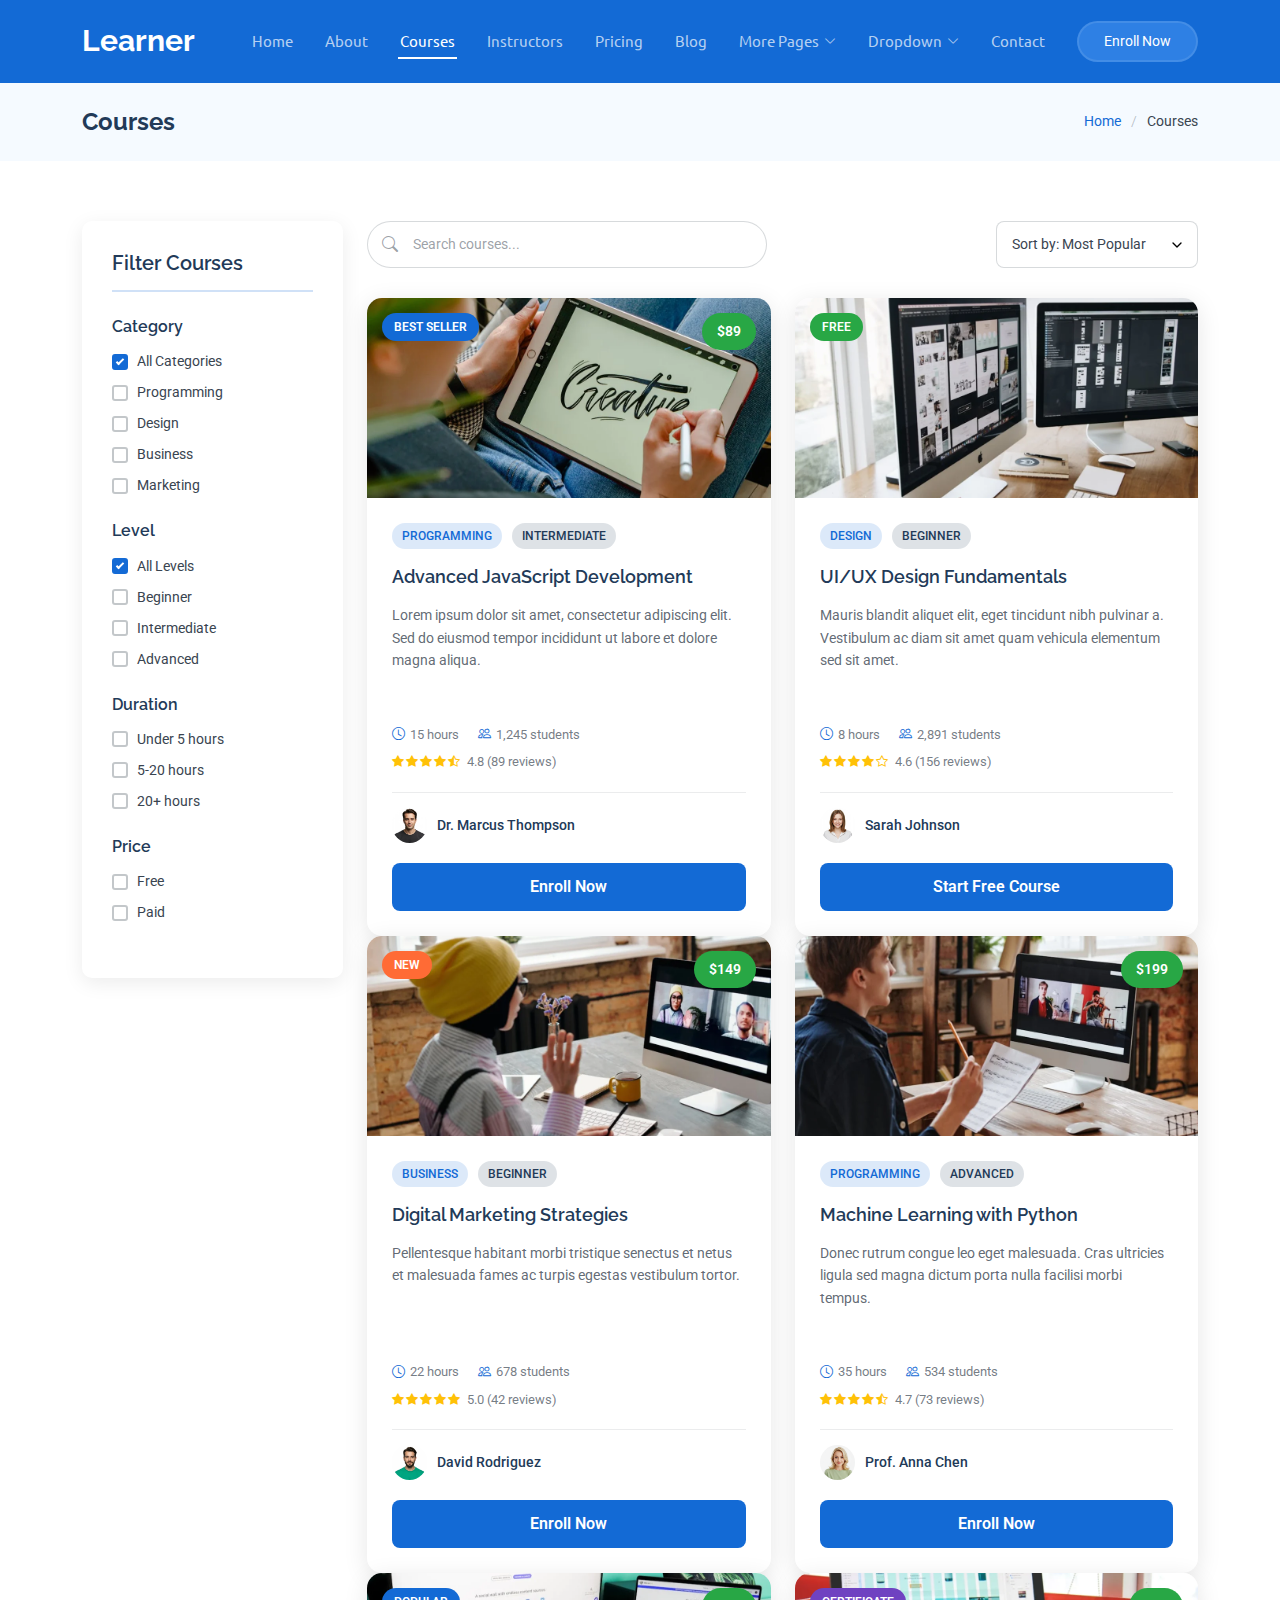
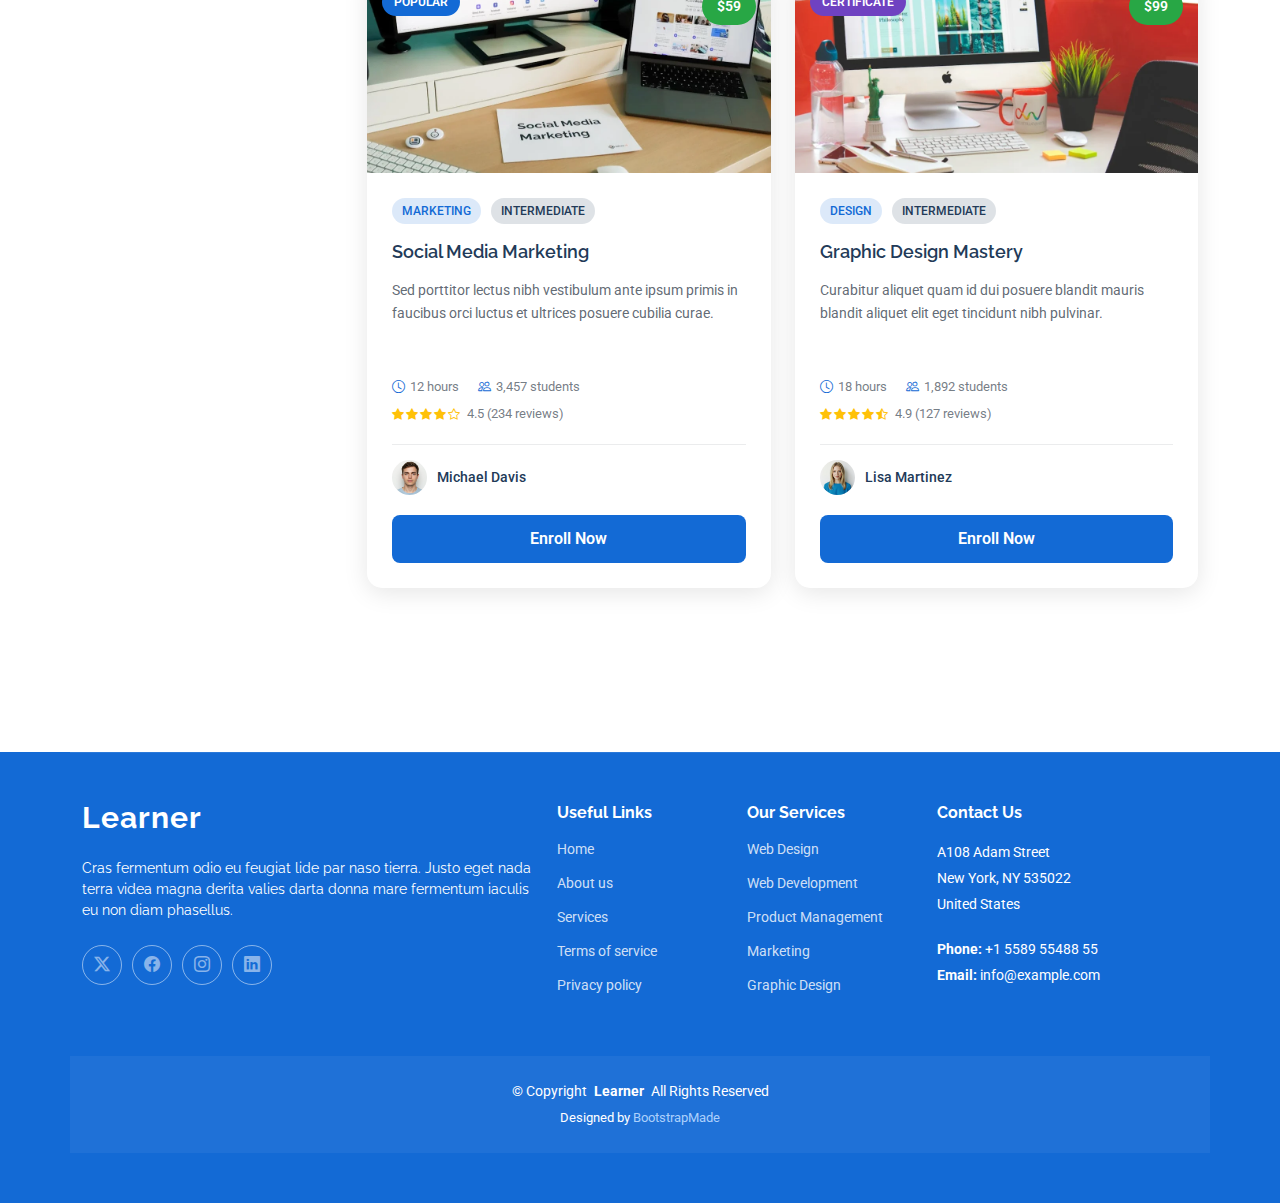
<file: courses.html>
<!DOCTYPE html>
<html lang="en">

<head>
  <meta charset="utf-8">
  <meta content="width=device-width, initial-scale=1.0" name="viewport">
  <title>Courses - Learner Bootstrap Template</title>
  <meta name="description" content="">
  <meta name="keywords" content="">

  <!-- Favicons -->
  <link href="assets/img/favicon.png" rel="icon">
  <link href="assets/img/apple-touch-icon.png" rel="apple-touch-icon">

  <!-- Fonts -->
  <link href="https://fonts.googleapis.com" rel="preconnect">
  <link href="https://fonts.gstatic.com" rel="preconnect" crossorigin>
  <link href="https://fonts.googleapis.com/css2?family=Roboto:ital,wght@0,100;0,300;0,400;0,500;0,700;0,900;1,100;1,300;1,400;1,500;1,700;1,900&family=Raleway:ital,wght@0,100;0,200;0,300;0,400;0,500;0,600;0,700;0,800;0,900;1,100;1,200;1,300;1,400;1,500;1,600;1,700;1,800;1,900&family=Ubuntu:ital,wght@0,300;0,400;0,500;0,700;1,300;1,400;1,500;1,700&display=swap" rel="stylesheet">

  <!-- Vendor CSS Files -->
  <link href="assets/vendor/bootstrap/css/bootstrap.min.css" rel="stylesheet">
  <link href="assets/vendor/bootstrap-icons/bootstrap-icons.css" rel="stylesheet">
  <link href="assets/vendor/aos/aos.css" rel="stylesheet">
  <link href="assets/vendor/swiper/swiper-bundle.min.css" rel="stylesheet">

  <!-- Main CSS File -->
  <link href="assets/css/main.css" rel="stylesheet">

  <!-- =======================================================
  * Template Name: Learner
  * Template URL: https://bootstrapmade.com/learner-bootstrap-course-template/
  * Updated: Jul 08 2025 with Bootstrap v5.3.7
  * Author: BootstrapMade.com
  * License: https://bootstrapmade.com/license/
  ======================================================== -->
</head>

<body class="courses-page">

  <header id="header" class="header d-flex align-items-center sticky-top">
    <div class="container-fluid container-xl position-relative d-flex align-items-center">

      <a href="index.html" class="logo d-flex align-items-center me-auto">
        <!-- Uncomment the line below if you also wish to use an image logo -->
        <!-- <img src="assets/img/logo.webp" alt=""> -->
        <h1 class="sitename">Learner</h1>
      </a>

      <nav id="navmenu" class="navmenu">
        <ul>
          <li><a href="index.html">Home</a></li>
          <li><a href="about.html">About</a></li>
          <li><a href="courses.html" class="active">Courses</a></li>
          <li><a href="instructors.html">Instructors</a></li>
          <li><a href="pricing.html">Pricing</a></li>
          <li><a href="blog.html">Blog</a></li>
          <li class="dropdown"><a href="#"><span>More Pages</span> <i class="bi bi-chevron-down toggle-dropdown"></i></a>
            <ul>
              <li><a href="course-details.html">Course Details</a></li>
              <li><a href="instructor-profile.html">Instructor Profile</a></li>
              <li><a href="events.html">Events</a></li>
              <li><a href="blog-details.html">Blog Details</a></li>
              <li><a href="terms.html">Terms</a></li>
              <li><a href="privacy.html">Privacy</a></li>
              <li><a href="404.html">404</a></li>
            </ul>
          </li>

          <li class="dropdown"><a href="#"><span>Dropdown</span> <i class="bi bi-chevron-down toggle-dropdown"></i></a>
            <ul>
              <li><a href="#">Dropdown 1</a></li>
              <li class="dropdown"><a href="#"><span>Deep Dropdown</span> <i class="bi bi-chevron-down toggle-dropdown"></i></a>
                <ul>
                  <li><a href="#">Deep Dropdown 1</a></li>
                  <li><a href="#">Deep Dropdown 2</a></li>
                  <li><a href="#">Deep Dropdown 3</a></li>
                  <li><a href="#">Deep Dropdown 4</a></li>
                  <li><a href="#">Deep Dropdown 5</a></li>
                </ul>
              </li>
              <li><a href="#">Dropdown 2</a></li>
              <li><a href="#">Dropdown 3</a></li>
              <li><a href="#">Dropdown 4</a></li>
            </ul>
          </li>
          <li><a href="contact.html">Contact</a></li>
        </ul>
        <i class="mobile-nav-toggle d-xl-none bi bi-list"></i>
      </nav>

      <a class="btn-getstarted" href="enroll.html">Enroll Now</a>

    </div>
  </header>

  <main class="main">

    <!-- Page Title -->
    <div class="page-title light-background">
      <div class="container d-lg-flex justify-content-between align-items-center">
        <h1 class="mb-2 mb-lg-0">Courses</h1>
        <nav class="breadcrumbs">
          <ol>
            <li><a href="index.html">Home</a></li>
            <li class="current">Courses</li>
          </ol>
        </nav>
      </div>
    </div><!-- End Page Title -->

    <!-- Courses 2 Section -->
    <section id="courses-2" class="courses-2 section">

      <div class="container" data-aos="fade-up" data-aos-delay="100">

        <div class="row">
          <div class="col-lg-3">
            <div class="course-filters" data-aos="fade-right" data-aos-delay="100">
              <h4 class="filter-title">Filter Courses</h4>

              <div class="filter-group">
                <h5>Category</h5>
                <div class="filter-options">
                  <label class="filter-checkbox">
                    <input type="checkbox" checked="">
                    <span class="checkmark"></span>
                    All Categories
                  </label>
                  <label class="filter-checkbox">
                    <input type="checkbox">
                    <span class="checkmark"></span>
                    Programming
                  </label>
                  <label class="filter-checkbox">
                    <input type="checkbox">
                    <span class="checkmark"></span>
                    Design
                  </label>
                  <label class="filter-checkbox">
                    <input type="checkbox">
                    <span class="checkmark"></span>
                    Business
                  </label>
                  <label class="filter-checkbox">
                    <input type="checkbox">
                    <span class="checkmark"></span>
                    Marketing
                  </label>
                </div>
              </div>

              <div class="filter-group">
                <h5>Level</h5>
                <div class="filter-options">
                  <label class="filter-checkbox">
                    <input type="checkbox" checked="">
                    <span class="checkmark"></span>
                    All Levels
                  </label>
                  <label class="filter-checkbox">
                    <input type="checkbox">
                    <span class="checkmark"></span>
                    Beginner
                  </label>
                  <label class="filter-checkbox">
                    <input type="checkbox">
                    <span class="checkmark"></span>
                    Intermediate
                  </label>
                  <label class="filter-checkbox">
                    <input type="checkbox">
                    <span class="checkmark"></span>
                    Advanced
                  </label>
                </div>
              </div>

              <div class="filter-group">
                <h5>Duration</h5>
                <div class="filter-options">
                  <label class="filter-checkbox">
                    <input type="checkbox">
                    <span class="checkmark"></span>
                    Under 5 hours
                  </label>
                  <label class="filter-checkbox">
                    <input type="checkbox">
                    <span class="checkmark"></span>
                    5-20 hours
                  </label>
                  <label class="filter-checkbox">
                    <input type="checkbox">
                    <span class="checkmark"></span>
                    20+ hours
                  </label>
                </div>
              </div>

              <div class="filter-group">
                <h5>Price</h5>
                <div class="filter-options">
                  <label class="filter-checkbox">
                    <input type="checkbox">
                    <span class="checkmark"></span>
                    Free
                  </label>
                  <label class="filter-checkbox">
                    <input type="checkbox">
                    <span class="checkmark"></span>
                    Paid
                  </label>
                </div>
              </div>
            </div><!-- End Course Filters -->
          </div>

          <div class="col-lg-9">
            <div class="courses-header" data-aos="fade-left" data-aos-delay="100">
              <div class="search-box">
                <i class="bi bi-search"></i>
                <input type="text" placeholder="Search courses...">
              </div>
              <div class="sort-dropdown">
                <select>
                  <option>Sort by: Most Popular</option>
                  <option>Newest First</option>
                  <option>Price: Low to High</option>
                  <option>Price: High to Low</option>
                  <option>Duration: Short to Long</option>
                </select>
              </div>
            </div>

            <div class="courses-grid" data-aos="fade-up" data-aos-delay="200">
              <div class="row">
                <div class="col-lg-6 col-md-6">
                  <div class="course-card">
                    <div class="course-image">
                      <img src="assets/img/education/courses-3.webp" alt="Course" class="img-fluid">
                      <div class="course-badge">Best Seller</div>
                      <div class="course-price">$89</div>
                    </div>
                    <div class="course-content">
                      <div class="course-meta">
                        <span class="category">Programming</span>
                        <span class="level">Intermediate</span>
                      </div>
                      <h3>Advanced JavaScript Development</h3>
                      <p>Lorem ipsum dolor sit amet, consectetur adipiscing elit. Sed do eiusmod tempor incididunt ut labore et dolore magna aliqua.</p>
                      <div class="course-stats">
                        <div class="stat">
                          <i class="bi bi-clock"></i>
                          <span>15 hours</span>
                        </div>
                        <div class="stat">
                          <i class="bi bi-people"></i>
                          <span>1,245 students</span>
                        </div>
                        <div class="rating">
                          <i class="bi bi-star-fill"></i>
                          <i class="bi bi-star-fill"></i>
                          <i class="bi bi-star-fill"></i>
                          <i class="bi bi-star-fill"></i>
                          <i class="bi bi-star-half"></i>
                          <span>4.8 (89 reviews)</span>
                        </div>
                      </div>
                      <div class="instructor-info">
                        <img src="assets/img/person/person-m-3.webp" alt="Instructor" class="instructor-avatar">
                        <span class="instructor-name">Dr. Marcus Thompson</span>
                      </div>
                      <a href="enroll.html" class="btn-course">Enroll Now</a>
                    </div>
                  </div><!-- End Course Card -->
                </div>

                <div class="col-lg-6 col-md-6">
                  <div class="course-card">
                    <div class="course-image">
                      <img src="assets/img/education/courses-7.webp" alt="Course" class="img-fluid">
                      <div class="course-badge badge-free">Free</div>
                    </div>
                    <div class="course-content">
                      <div class="course-meta">
                        <span class="category">Design</span>
                        <span class="level">Beginner</span>
                      </div>
                      <h3>UI/UX Design Fundamentals</h3>
                      <p>Mauris blandit aliquet elit, eget tincidunt nibh pulvinar a. Vestibulum ac diam sit amet quam vehicula elementum sed sit amet.</p>
                      <div class="course-stats">
                        <div class="stat">
                          <i class="bi bi-clock"></i>
                          <span>8 hours</span>
                        </div>
                        <div class="stat">
                          <i class="bi bi-people"></i>
                          <span>2,891 students</span>
                        </div>
                        <div class="rating">
                          <i class="bi bi-star-fill"></i>
                          <i class="bi bi-star-fill"></i>
                          <i class="bi bi-star-fill"></i>
                          <i class="bi bi-star-fill"></i>
                          <i class="bi bi-star"></i>
                          <span>4.6 (156 reviews)</span>
                        </div>
                      </div>
                      <div class="instructor-info">
                        <img src="assets/img/person/person-f-7.webp" alt="Instructor" class="instructor-avatar">
                        <span class="instructor-name">Sarah Johnson</span>
                      </div>
                      <a href="enroll.html" class="btn-course">Start Free Course</a>
                    </div>
                  </div><!-- End Course Card -->
                </div>

                <div class="col-lg-6 col-md-6">
                  <div class="course-card">
                    <div class="course-image">
                      <img src="assets/img/education/courses-12.webp" alt="Course" class="img-fluid">
                      <div class="course-badge badge-new">New</div>
                      <div class="course-price">$149</div>
                    </div>
                    <div class="course-content">
                      <div class="course-meta">
                        <span class="category">Business</span>
                        <span class="level">Beginner</span>
                      </div>
                      <h3>Digital Marketing Strategies</h3>
                      <p>Pellentesque habitant morbi tristique senectus et netus et malesuada fames ac turpis egestas vestibulum tortor.</p>
                      <div class="course-stats">
                        <div class="stat">
                          <i class="bi bi-clock"></i>
                          <span>22 hours</span>
                        </div>
                        <div class="stat">
                          <i class="bi bi-people"></i>
                          <span>678 students</span>
                        </div>
                        <div class="rating">
                          <i class="bi bi-star-fill"></i>
                          <i class="bi bi-star-fill"></i>
                          <i class="bi bi-star-fill"></i>
                          <i class="bi bi-star-fill"></i>
                          <i class="bi bi-star-fill"></i>
                          <span>5.0 (42 reviews)</span>
                        </div>
                      </div>
                      <div class="instructor-info">
                        <img src="assets/img/person/person-m-8.webp" alt="Instructor" class="instructor-avatar">
                        <span class="instructor-name">David Rodriguez</span>
                      </div>
                      <a href="enroll.html" class="btn-course">Enroll Now</a>
                    </div>
                  </div><!-- End Course Card -->
                </div>

                <div class="col-lg-6 col-md-6">
                  <div class="course-card">
                    <div class="course-image">
                      <img src="assets/img/education/courses-5.webp" alt="Course" class="img-fluid">
                      <div class="course-price">$199</div>
                    </div>
                    <div class="course-content">
                      <div class="course-meta">
                        <span class="category">Programming</span>
                        <span class="level">Advanced</span>
                      </div>
                      <h3>Machine Learning with Python</h3>
                      <p>Donec rutrum congue leo eget malesuada. Cras ultricies ligula sed magna dictum porta nulla facilisi morbi tempus.</p>
                      <div class="course-stats">
                        <div class="stat">
                          <i class="bi bi-clock"></i>
                          <span>35 hours</span>
                        </div>
                        <div class="stat">
                          <i class="bi bi-people"></i>
                          <span>534 students</span>
                        </div>
                        <div class="rating">
                          <i class="bi bi-star-fill"></i>
                          <i class="bi bi-star-fill"></i>
                          <i class="bi bi-star-fill"></i>
                          <i class="bi bi-star-fill"></i>
                          <i class="bi bi-star-half"></i>
                          <span>4.7 (73 reviews)</span>
                        </div>
                      </div>
                      <div class="instructor-info">
                        <img src="assets/img/person/person-f-12.webp" alt="Instructor" class="instructor-avatar">
                        <span class="instructor-name">Prof. Anna Chen</span>
                      </div>
                      <a href="enroll.html" class="btn-course">Enroll Now</a>
                    </div>
                  </div><!-- End Course Card -->
                </div>

                <div class="col-lg-6 col-md-6">
                  <div class="course-card">
                    <div class="course-image">
                      <img src="assets/img/education/courses-9.webp" alt="Course" class="img-fluid">
                      <div class="course-badge">Popular</div>
                      <div class="course-price">$59</div>
                    </div>
                    <div class="course-content">
                      <div class="course-meta">
                        <span class="category">Marketing</span>
                        <span class="level">Intermediate</span>
                      </div>
                      <h3>Social Media Marketing</h3>
                      <p>Sed porttitor lectus nibh vestibulum ante ipsum primis in faucibus orci luctus et ultrices posuere cubilia curae.</p>
                      <div class="course-stats">
                        <div class="stat">
                          <i class="bi bi-clock"></i>
                          <span>12 hours</span>
                        </div>
                        <div class="stat">
                          <i class="bi bi-people"></i>
                          <span>3,457 students</span>
                        </div>
                        <div class="rating">
                          <i class="bi bi-star-fill"></i>
                          <i class="bi bi-star-fill"></i>
                          <i class="bi bi-star-fill"></i>
                          <i class="bi bi-star-fill"></i>
                          <i class="bi bi-star"></i>
                          <span>4.5 (234 reviews)</span>
                        </div>
                      </div>
                      <div class="instructor-info">
                        <img src="assets/img/person/person-m-5.webp" alt="Instructor" class="instructor-avatar">
                        <span class="instructor-name">Michael Davis</span>
                      </div>
                      <a href="enroll.html" class="btn-course">Enroll Now</a>
                    </div>
                  </div><!-- End Course Card -->
                </div>

                <div class="col-lg-6 col-md-6">
                  <div class="course-card">
                    <div class="course-image">
                      <img src="assets/img/education/courses-14.webp" alt="Course" class="img-fluid">
                      <div class="course-badge badge-certificate">Certificate</div>
                      <div class="course-price">$99</div>
                    </div>
                    <div class="course-content">
                      <div class="course-meta">
                        <span class="category">Design</span>
                        <span class="level">Intermediate</span>
                      </div>
                      <h3>Graphic Design Mastery</h3>
                      <p>Curabitur aliquet quam id dui posuere blandit mauris blandit aliquet elit eget tincidunt nibh pulvinar.</p>
                      <div class="course-stats">
                        <div class="stat">
                          <i class="bi bi-clock"></i>
                          <span>18 hours</span>
                        </div>
                        <div class="stat">
                          <i class="bi bi-people"></i>
                          <span>1,892 students</span>
                        </div>
                        <div class="rating">
                          <i class="bi bi-star-fill"></i>
                          <i class="bi bi-star-fill"></i>
                          <i class="bi bi-star-fill"></i>
                          <i class="bi bi-star-fill"></i>
                          <i class="bi bi-star-half"></i>
                          <span>4.9 (127 reviews)</span>
                        </div>
                      </div>
                      <div class="instructor-info">
                        <img src="assets/img/person/person-f-9.webp" alt="Instructor" class="instructor-avatar">
                        <span class="instructor-name">Lisa Martinez</span>
                      </div>
                      <a href="enroll.html" class="btn-course">Enroll Now</a>
                    </div>
                  </div><!-- End Course Card -->
                </div>

              </div>
            </div><!-- End Courses Grid -->

            <div class="pagination-wrapper" data-aos="fade-up" data-aos-delay="300">
              <nav aria-label="Courses pagination">
                <ul class="pagination justify-content-center">
                  <li class="page-item disabled">
                    <a class="page-link" href="#" tabindex="-1" aria-disabled="true">
                      <i class="bi bi-chevron-left"></i>
                    </a>
                  </li>
                  <li class="page-item active">
                    <a class="page-link" href="#">1</a>
                  </li>
                  <li class="page-item">
                    <a class="page-link" href="#">2</a>
                  </li>
                  <li class="page-item">
                    <a class="page-link" href="#">3</a>
                  </li>
                  <li class="page-item">
                    <a class="page-link" href="#">
                      <i class="bi bi-chevron-right"></i>
                    </a>
                  </li>
                </ul>
              </nav>
            </div><!-- End Pagination -->

          </div>
        </div>

      </div>

    </section><!-- /Courses 2 Section -->

  </main>

  <footer id="footer" class="footer accent-background">

    <div class="container footer-top">
      <div class="row gy-4">
        <div class="col-lg-5 col-md-12 footer-about">
          <a href="index.html" class="logo d-flex align-items-center">
            <span class="sitename">Learner</span>
          </a>
          <p>Cras fermentum odio eu feugiat lide par naso tierra. Justo eget nada terra videa magna derita valies darta donna mare fermentum iaculis eu non diam phasellus.</p>
          <div class="social-links d-flex mt-4">
            <a href=""><i class="bi bi-twitter-x"></i></a>
            <a href=""><i class="bi bi-facebook"></i></a>
            <a href=""><i class="bi bi-instagram"></i></a>
            <a href=""><i class="bi bi-linkedin"></i></a>
          </div>
        </div>

        <div class="col-lg-2 col-6 footer-links">
          <h4>Useful Links</h4>
          <ul>
            <li><a href="#">Home</a></li>
            <li><a href="#">About us</a></li>
            <li><a href="#">Services</a></li>
            <li><a href="#">Terms of service</a></li>
            <li><a href="#">Privacy policy</a></li>
          </ul>
        </div>

        <div class="col-lg-2 col-6 footer-links">
          <h4>Our Services</h4>
          <ul>
            <li><a href="#">Web Design</a></li>
            <li><a href="#">Web Development</a></li>
            <li><a href="#">Product Management</a></li>
            <li><a href="#">Marketing</a></li>
            <li><a href="#">Graphic Design</a></li>
          </ul>
        </div>

        <div class="col-lg-3 col-md-12 footer-contact text-center text-md-start">
          <h4>Contact Us</h4>
          <p>A108 Adam Street</p>
          <p>New York, NY 535022</p>
          <p>United States</p>
          <p class="mt-4"><strong>Phone:</strong> <span>+1 5589 55488 55</span></p>
          <p><strong>Email:</strong> <span>info@example.com</span></p>
        </div>

      </div>
    </div>

    <div class="container copyright text-center mt-4">
      <p>© <span>Copyright</span> <strong class="px-1 sitename">Learner</strong> <span>All Rights Reserved</span></p>
      <div class="credits">
        <!-- All the links in the footer should remain intact. -->
        <!-- You can delete the links only if you've purchased the pro version. -->
        <!-- Licensing information: https://bootstrapmade.com/license/ -->
        <!-- Purchase the pro version with working PHP/AJAX contact form: [buy-url] -->
        Designed by <a href="https://bootstrapmade.com/">BootstrapMade</a>
      </div>
    </div>

  </footer>

  <!-- Scroll Top -->
  <a href="#" id="scroll-top" class="scroll-top d-flex align-items-center justify-content-center"><i class="bi bi-arrow-up-short"></i></a>

  <!-- Preloader -->
  <div id="preloader"></div>

  <!-- Vendor JS Files -->
  <script src="assets/vendor/bootstrap/js/bootstrap.bundle.min.js"></script>
  <script src="assets/vendor/php-email-form/validate.js"></script>
  <script src="assets/vendor/aos/aos.js"></script>
  <script src="assets/vendor/purecounter/purecounter_vanilla.js"></script>
  <script src="assets/vendor/swiper/swiper-bundle.min.js"></script>

  <!-- Main JS File -->
  <script src="assets/js/main.js"></script>

</body>

</html>
</file>
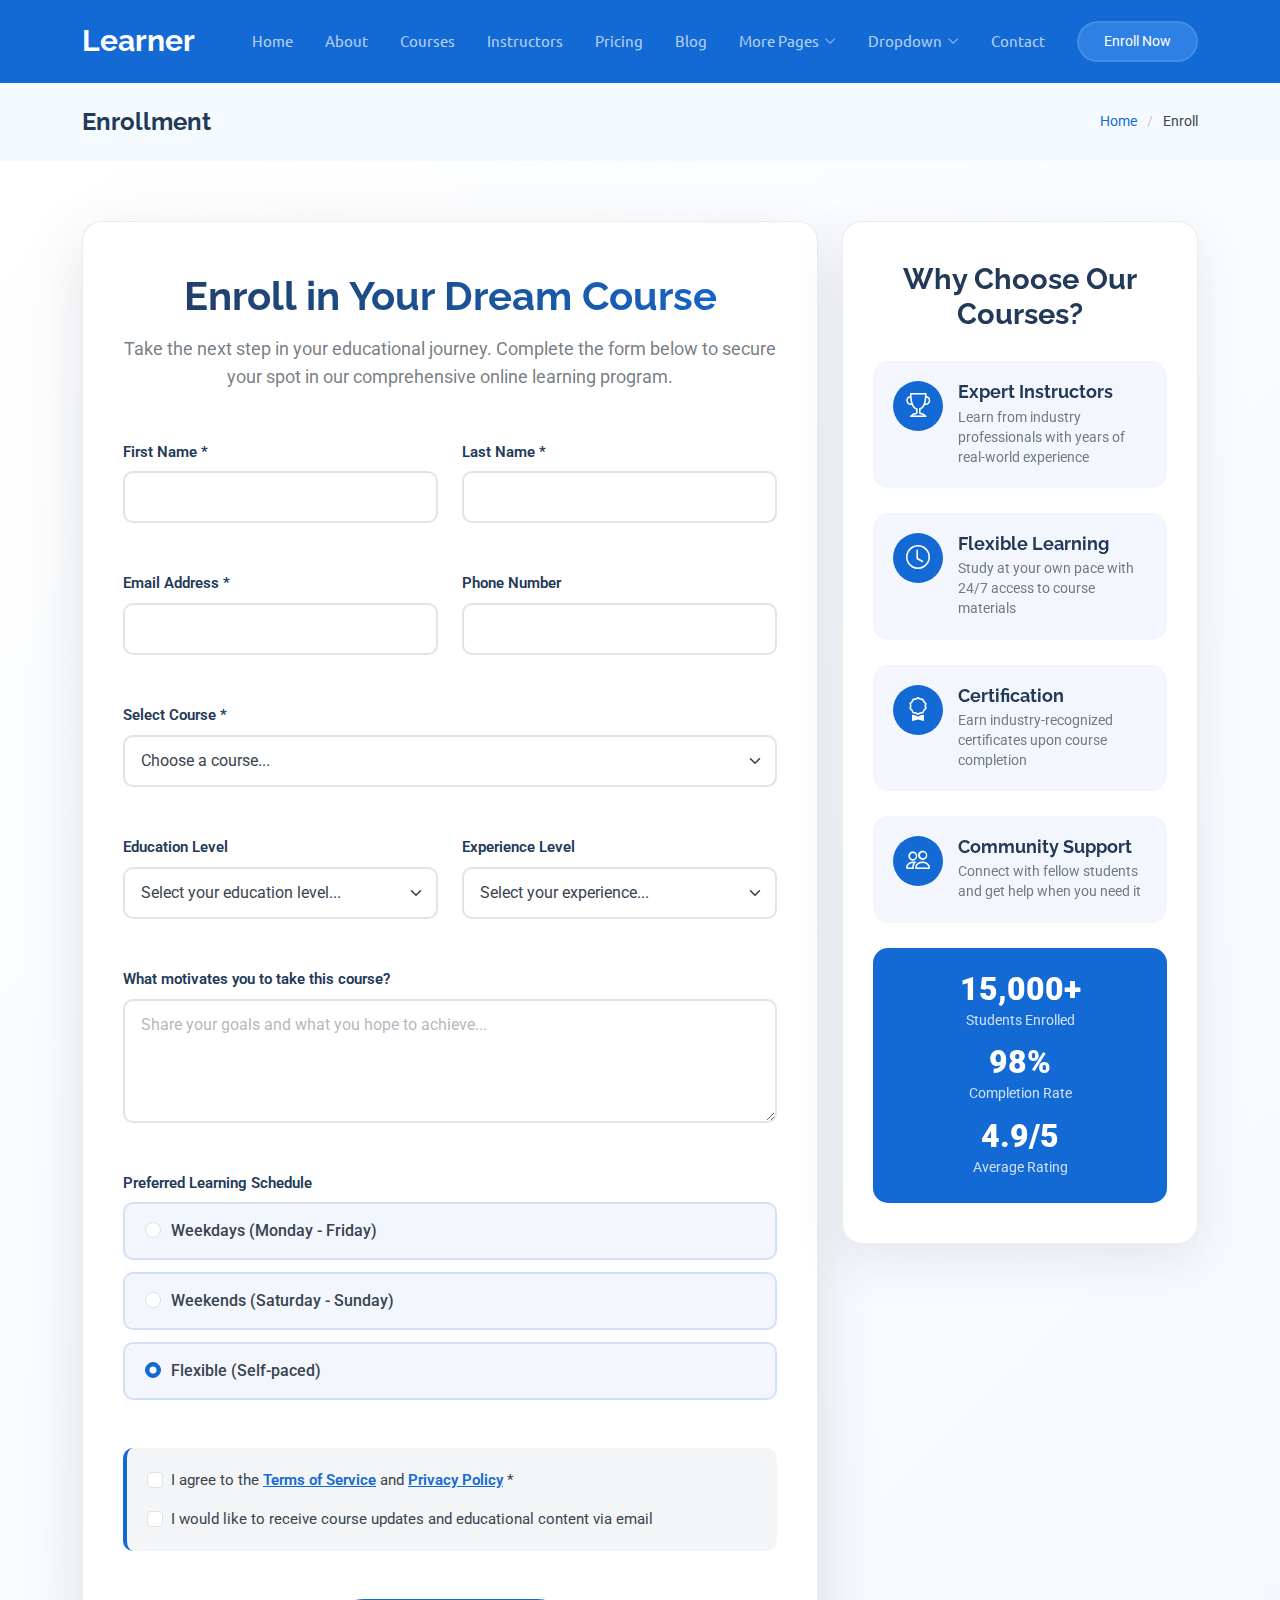
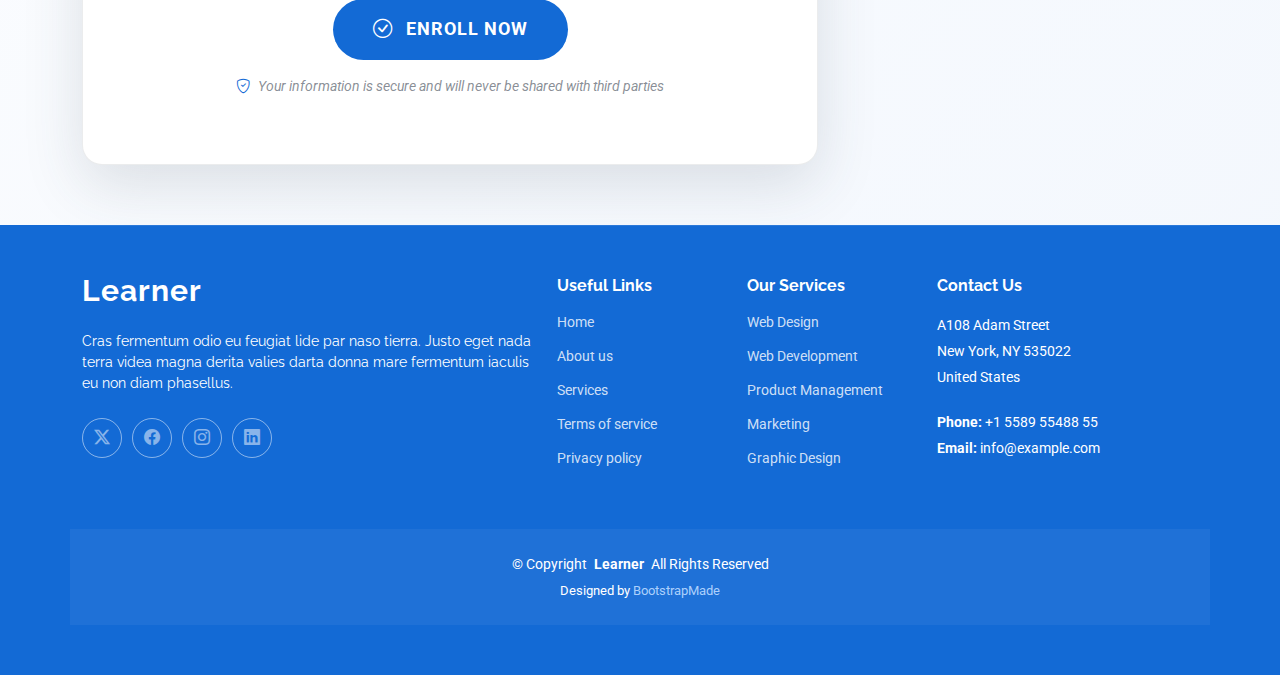
<file: enroll.html>
<!DOCTYPE html>
<html lang="en">

<head>
  <meta charset="utf-8">
  <meta content="width=device-width, initial-scale=1.0" name="viewport">
  <title>Enroll - Learner Bootstrap Template</title>
  <meta name="description" content="">
  <meta name="keywords" content="">

  <!-- Favicons -->
  <link href="assets/img/favicon.png" rel="icon">
  <link href="assets/img/apple-touch-icon.png" rel="apple-touch-icon">

  <!-- Fonts -->
  <link href="https://fonts.googleapis.com" rel="preconnect">
  <link href="https://fonts.gstatic.com" rel="preconnect" crossorigin>
  <link href="https://fonts.googleapis.com/css2?family=Roboto:ital,wght@0,100;0,300;0,400;0,500;0,700;0,900;1,100;1,300;1,400;1,500;1,700;1,900&family=Raleway:ital,wght@0,100;0,200;0,300;0,400;0,500;0,600;0,700;0,800;0,900;1,100;1,200;1,300;1,400;1,500;1,600;1,700;1,800;1,900&family=Ubuntu:ital,wght@0,300;0,400;0,500;0,700;1,300;1,400;1,500;1,700&display=swap" rel="stylesheet">

  <!-- Vendor CSS Files -->
  <link href="assets/vendor/bootstrap/css/bootstrap.min.css" rel="stylesheet">
  <link href="assets/vendor/bootstrap-icons/bootstrap-icons.css" rel="stylesheet">
  <link href="assets/vendor/aos/aos.css" rel="stylesheet">
  <link href="assets/vendor/swiper/swiper-bundle.min.css" rel="stylesheet">

  <!-- Main CSS File -->
  <link href="assets/css/main.css" rel="stylesheet">

  <!-- =======================================================
  * Template Name: Learner
  * Template URL: https://bootstrapmade.com/learner-bootstrap-course-template/
  * Updated: Jul 08 2025 with Bootstrap v5.3.7
  * Author: BootstrapMade.com
  * License: https://bootstrapmade.com/license/
  ======================================================== -->
</head>

<body class="enroll-page">

  <header id="header" class="header d-flex align-items-center sticky-top">
    <div class="container-fluid container-xl position-relative d-flex align-items-center">

      <a href="index.html" class="logo d-flex align-items-center me-auto">
        <!-- Uncomment the line below if you also wish to use an image logo -->
        <!-- <img src="assets/img/logo.webp" alt=""> -->
        <h1 class="sitename">Learner</h1>
      </a>

      <nav id="navmenu" class="navmenu">
        <ul>
          <li><a href="index.html">Home</a></li>
          <li><a href="about.html">About</a></li>
          <li><a href="courses.html">Courses</a></li>
          <li><a href="instructors.html">Instructors</a></li>
          <li><a href="pricing.html">Pricing</a></li>
          <li><a href="blog.html">Blog</a></li>
          <li class="dropdown"><a href="#"><span>More Pages</span> <i class="bi bi-chevron-down toggle-dropdown"></i></a>
            <ul>
              <li><a href="course-details.html">Course Details</a></li>
              <li><a href="instructor-profile.html">Instructor Profile</a></li>
              <li><a href="events.html">Events</a></li>
              <li><a href="blog-details.html">Blog Details</a></li>
              <li><a href="terms.html">Terms</a></li>
              <li><a href="privacy.html">Privacy</a></li>
              <li><a href="404.html">404</a></li>
            </ul>
          </li>

          <li class="dropdown"><a href="#"><span>Dropdown</span> <i class="bi bi-chevron-down toggle-dropdown"></i></a>
            <ul>
              <li><a href="#">Dropdown 1</a></li>
              <li class="dropdown"><a href="#"><span>Deep Dropdown</span> <i class="bi bi-chevron-down toggle-dropdown"></i></a>
                <ul>
                  <li><a href="#">Deep Dropdown 1</a></li>
                  <li><a href="#">Deep Dropdown 2</a></li>
                  <li><a href="#">Deep Dropdown 3</a></li>
                  <li><a href="#">Deep Dropdown 4</a></li>
                  <li><a href="#">Deep Dropdown 5</a></li>
                </ul>
              </li>
              <li><a href="#">Dropdown 2</a></li>
              <li><a href="#">Dropdown 3</a></li>
              <li><a href="#">Dropdown 4</a></li>
            </ul>
          </li>
          <li><a href="contact.html">Contact</a></li>
        </ul>
        <i class="mobile-nav-toggle d-xl-none bi bi-list"></i>
      </nav>

      <a class="btn-getstarted" href="enroll.html">Enroll Now</a>

    </div>
  </header>

  <main class="main">

    <!-- Page Title -->
    <div class="page-title light-background">
      <div class="container d-lg-flex justify-content-between align-items-center">
        <h1 class="mb-2 mb-lg-0">Enrollment</h1>
        <nav class="breadcrumbs">
          <ol>
            <li><a href="index.html">Home</a></li>
            <li class="current">Enroll</li>
          </ol>
        </nav>
      </div>
    </div><!-- End Page Title -->

    <!-- Enroll Section -->
    <section id="enroll" class="enroll section">

      <div class="container" data-aos="fade-up" data-aos-delay="100">

        <div class="row">
          <div class="col-lg-8 mx-auto">
            <div class="enrollment-form-wrapper">

              <div class="enrollment-header text-center mb-5" data-aos="fade-up" data-aos-delay="200">
                <h2>Enroll in Your Dream Course</h2>
                <p>Take the next step in your educational journey. Complete the form below to secure your spot in our comprehensive online learning program.</p>
              </div>

              <form class="enrollment-form" data-aos="fade-up" data-aos-delay="300">

                <div class="row mb-4">
                  <div class="col-md-6">
                    <div class="form-group">
                      <label for="firstName" class="form-label">First Name *</label>
                      <input type="text" id="firstName" name="firstName" class="form-control" required="" autocomplete="given-name">
                    </div>
                  </div>
                  <div class="col-md-6">
                    <div class="form-group">
                      <label for="lastName" class="form-label">Last Name *</label>
                      <input type="text" id="lastName" name="lastName" class="form-control" required="" autocomplete="family-name">
                    </div>
                  </div>
                </div>

                <div class="row mb-4">
                  <div class="col-md-6">
                    <div class="form-group">
                      <label for="email" class="form-label">Email Address *</label>
                      <input type="email" id="email" name="email" class="form-control" required="" autocomplete="email">
                    </div>
                  </div>
                  <div class="col-md-6">
                    <div class="form-group">
                      <label for="phone" class="form-label">Phone Number</label>
                      <input type="tel" id="phone" name="phone" class="form-control" autocomplete="tel">
                    </div>
                  </div>
                </div>

                <div class="row mb-4">
                  <div class="col-12">
                    <div class="form-group">
                      <label for="course" class="form-label">Select Course *</label>
                      <select id="course" name="course" class="form-select" required="">
                        <option value="">Choose a course...</option>
                        <option value="web-development">Full Stack Web Development</option>
                        <option value="data-science">Data Science &amp; Analytics</option>
                        <option value="digital-marketing">Digital Marketing Mastery</option>
                        <option value="ui-ux-design">UI/UX Design Fundamentals</option>
                        <option value="cybersecurity">Cybersecurity Essentials</option>
                        <option value="mobile-development">Mobile App Development</option>
                      </select>
                    </div>
                  </div>
                </div>

                <div class="row mb-4">
                  <div class="col-md-6">
                    <div class="form-group">
                      <label for="education" class="form-label">Education Level</label>
                      <select id="education" name="education" class="form-select">
                        <option value="">Select your education level...</option>
                        <option value="high-school">High School</option>
                        <option value="associate">Associate Degree</option>
                        <option value="bachelor">Bachelor's Degree</option>
                        <option value="master">Master's Degree</option>
                        <option value="doctorate">Doctorate</option>
                        <option value="other">Other</option>
                      </select>
                    </div>
                  </div>
                  <div class="col-md-6">
                    <div class="form-group">
                      <label for="experience" class="form-label">Experience Level</label>
                      <select id="experience" name="experience" class="form-select">
                        <option value="">Select your experience...</option>
                        <option value="beginner">Beginner</option>
                        <option value="intermediate">Intermediate</option>
                        <option value="advanced">Advanced</option>
                        <option value="expert">Expert</option>
                      </select>
                    </div>
                  </div>
                </div>

                <div class="row mb-4">
                  <div class="col-12">
                    <div class="form-group">
                      <label for="motivation" class="form-label">What motivates you to take this course?</label>
                      <textarea id="motivation" name="motivation" class="form-control" rows="4" placeholder="Share your goals and what you hope to achieve..."></textarea>
                    </div>
                  </div>
                </div>

                <div class="row mb-4">
                  <div class="col-12">
                    <div class="form-group">
                      <label class="form-label">Preferred Learning Schedule</label>
                      <div class="schedule-options">
                        <div class="form-check">
                          <input class="form-check-input" type="radio" name="schedule" id="weekdays" value="weekdays">
                          <label class="form-check-label" for="weekdays">
                            Weekdays (Monday - Friday)
                          </label>
                        </div>
                        <div class="form-check">
                          <input class="form-check-input" type="radio" name="schedule" id="weekends" value="weekends">
                          <label class="form-check-label" for="weekends">
                            Weekends (Saturday - Sunday)
                          </label>
                        </div>
                        <div class="form-check">
                          <input class="form-check-input" type="radio" name="schedule" id="flexible" value="flexible" checked="">
                          <label class="form-check-label" for="flexible">
                            Flexible (Self-paced)
                          </label>
                        </div>
                      </div>
                    </div>
                  </div>
                </div>

                <div class="row mb-4">
                  <div class="col-12">
                    <div class="form-group">
                      <div class="agreement-section">
                        <div class="form-check">
                          <input class="form-check-input" type="checkbox" id="terms" name="terms" required="">
                          <label class="form-check-label" for="terms">
                            I agree to the <a href="#">Terms of Service</a> and <a href="#">Privacy Policy</a> *
                          </label>
                        </div>
                        <div class="form-check">
                          <input class="form-check-input" type="checkbox" id="newsletter" name="newsletter">
                          <label class="form-check-label" for="newsletter">
                            I would like to receive course updates and educational content via email
                          </label>
                        </div>
                      </div>
                    </div>
                  </div>
                </div>

                <div class="row">
                  <div class="col-12 text-center">
                    <button type="submit" class="btn btn-enroll">
                      <i class="bi bi-check-circle me-2"></i>
                      Enroll Now
                    </button>
                    <p class="enrollment-note mt-3">
                      <i class="bi bi-shield-check"></i>
                      Your information is secure and will never be shared with third parties
                    </p>
                  </div>
                </div>

              </form>

            </div>
          </div><!-- End Form Column -->

          <div class="col-lg-4 d-none d-lg-block">
            <div class="enrollment-benefits" data-aos="fade-left" data-aos-delay="400">
              <h3>Why Choose Our Courses?</h3>
              <div class="benefit-item">
                <div class="benefit-icon">
                  <i class="bi bi-trophy"></i>
                </div>
                <div class="benefit-content">
                  <h4>Expert Instructors</h4>
                  <p>Learn from industry professionals with years of real-world experience</p>
                </div>
              </div><!-- End Benefit Item -->

              <div class="benefit-item">
                <div class="benefit-icon">
                  <i class="bi bi-clock"></i>
                </div>
                <div class="benefit-content">
                  <h4>Flexible Learning</h4>
                  <p>Study at your own pace with 24/7 access to course materials</p>
                </div>
              </div><!-- End Benefit Item -->

              <div class="benefit-item">
                <div class="benefit-icon">
                  <i class="bi bi-award"></i>
                </div>
                <div class="benefit-content">
                  <h4>Certification</h4>
                  <p>Earn industry-recognized certificates upon course completion</p>
                </div>
              </div><!-- End Benefit Item -->

              <div class="benefit-item">
                <div class="benefit-icon">
                  <i class="bi bi-people"></i>
                </div>
                <div class="benefit-content">
                  <h4>Community Support</h4>
                  <p>Connect with fellow students and get help when you need it</p>
                </div>
              </div><!-- End Benefit Item -->

              <div class="enrollment-stats mt-4">
                <div class="stat-item">
                  <span class="stat-number">15,000+</span>
                  <span class="stat-label">Students Enrolled</span>
                </div>
                <div class="stat-item">
                  <span class="stat-number">98%</span>
                  <span class="stat-label">Completion Rate</span>
                </div>
                <div class="stat-item">
                  <span class="stat-number">4.9/5</span>
                  <span class="stat-label">Average Rating</span>
                </div>
              </div><!-- End Stats -->

            </div>
          </div><!-- End Benefits Column -->

        </div>

      </div>

    </section><!-- /Enroll Section -->

  </main>

  <footer id="footer" class="footer accent-background">

    <div class="container footer-top">
      <div class="row gy-4">
        <div class="col-lg-5 col-md-12 footer-about">
          <a href="index.html" class="logo d-flex align-items-center">
            <span class="sitename">Learner</span>
          </a>
          <p>Cras fermentum odio eu feugiat lide par naso tierra. Justo eget nada terra videa magna derita valies darta donna mare fermentum iaculis eu non diam phasellus.</p>
          <div class="social-links d-flex mt-4">
            <a href=""><i class="bi bi-twitter-x"></i></a>
            <a href=""><i class="bi bi-facebook"></i></a>
            <a href=""><i class="bi bi-instagram"></i></a>
            <a href=""><i class="bi bi-linkedin"></i></a>
          </div>
        </div>

        <div class="col-lg-2 col-6 footer-links">
          <h4>Useful Links</h4>
          <ul>
            <li><a href="#">Home</a></li>
            <li><a href="#">About us</a></li>
            <li><a href="#">Services</a></li>
            <li><a href="#">Terms of service</a></li>
            <li><a href="#">Privacy policy</a></li>
          </ul>
        </div>

        <div class="col-lg-2 col-6 footer-links">
          <h4>Our Services</h4>
          <ul>
            <li><a href="#">Web Design</a></li>
            <li><a href="#">Web Development</a></li>
            <li><a href="#">Product Management</a></li>
            <li><a href="#">Marketing</a></li>
            <li><a href="#">Graphic Design</a></li>
          </ul>
        </div>

        <div class="col-lg-3 col-md-12 footer-contact text-center text-md-start">
          <h4>Contact Us</h4>
          <p>A108 Adam Street</p>
          <p>New York, NY 535022</p>
          <p>United States</p>
          <p class="mt-4"><strong>Phone:</strong> <span>+1 5589 55488 55</span></p>
          <p><strong>Email:</strong> <span>info@example.com</span></p>
        </div>

      </div>
    </div>

    <div class="container copyright text-center mt-4">
      <p>© <span>Copyright</span> <strong class="px-1 sitename">Learner</strong> <span>All Rights Reserved</span></p>
      <div class="credits">
        <!-- All the links in the footer should remain intact. -->
        <!-- You can delete the links only if you've purchased the pro version. -->
        <!-- Licensing information: https://bootstrapmade.com/license/ -->
        <!-- Purchase the pro version with working PHP/AJAX contact form: [buy-url] -->
        Designed by <a href="https://bootstrapmade.com/">BootstrapMade</a>
      </div>
    </div>

  </footer>

  <!-- Scroll Top -->
  <a href="#" id="scroll-top" class="scroll-top d-flex align-items-center justify-content-center"><i class="bi bi-arrow-up-short"></i></a>

  <!-- Preloader -->
  <div id="preloader"></div>

  <!-- Vendor JS Files -->
  <script src="assets/vendor/bootstrap/js/bootstrap.bundle.min.js"></script>
  <script src="assets/vendor/php-email-form/validate.js"></script>
  <script src="assets/vendor/aos/aos.js"></script>
  <script src="assets/vendor/purecounter/purecounter_vanilla.js"></script>
  <script src="assets/vendor/swiper/swiper-bundle.min.js"></script>

  <!-- Main JS File -->
  <script src="assets/js/main.js"></script>

</body>

</html>
</file>
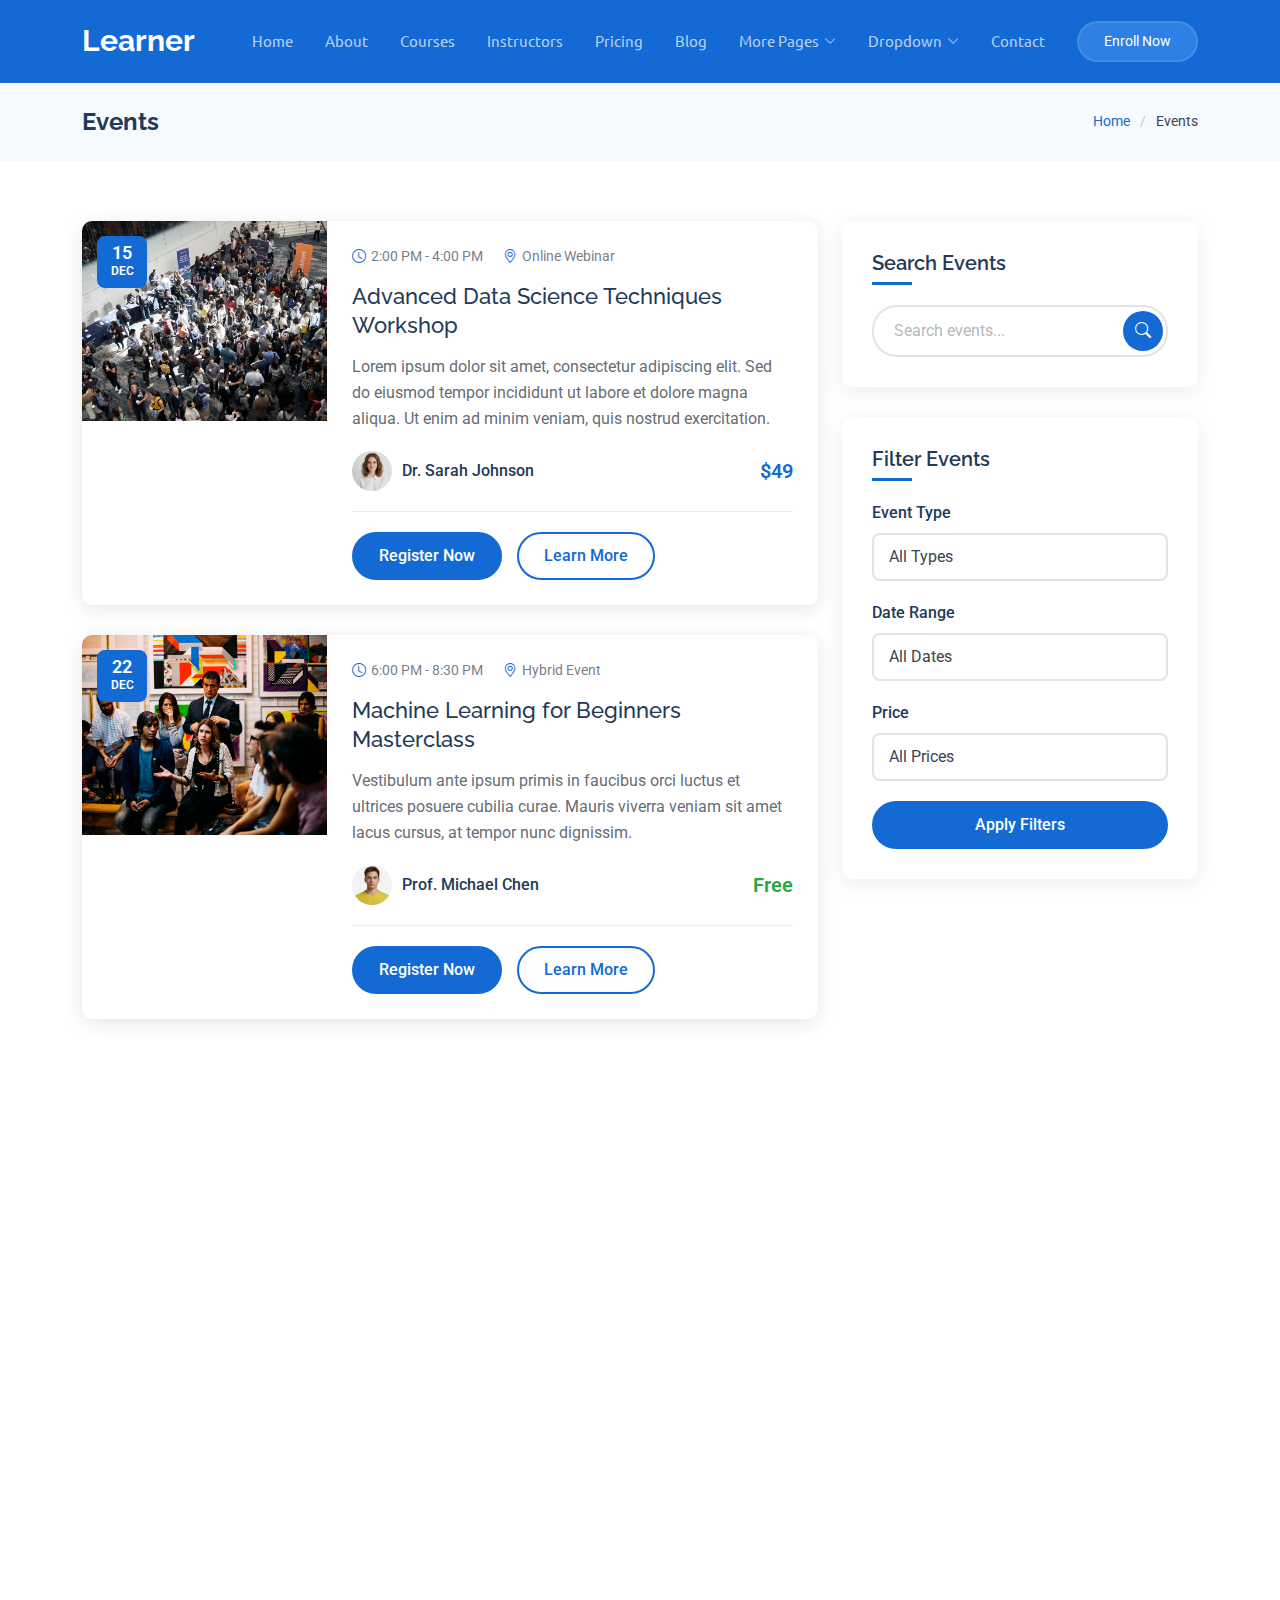
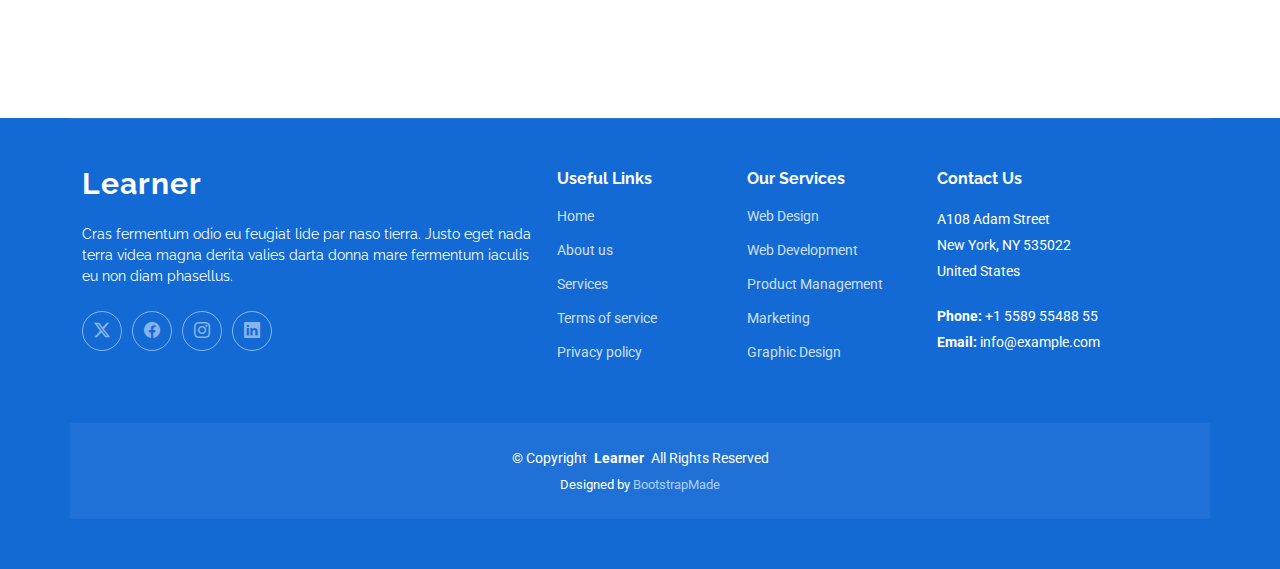
<file: events.html>
<!DOCTYPE html>
<html lang="en">

<head>
  <meta charset="utf-8">
  <meta content="width=device-width, initial-scale=1.0" name="viewport">
  <title>Events - Learner Bootstrap Template</title>
  <meta name="description" content="">
  <meta name="keywords" content="">

  <!-- Favicons -->
  <link href="assets/img/favicon.png" rel="icon">
  <link href="assets/img/apple-touch-icon.png" rel="apple-touch-icon">

  <!-- Fonts -->
  <link href="https://fonts.googleapis.com" rel="preconnect">
  <link href="https://fonts.gstatic.com" rel="preconnect" crossorigin>
  <link href="https://fonts.googleapis.com/css2?family=Roboto:ital,wght@0,100;0,300;0,400;0,500;0,700;0,900;1,100;1,300;1,400;1,500;1,700;1,900&family=Raleway:ital,wght@0,100;0,200;0,300;0,400;0,500;0,600;0,700;0,800;0,900;1,100;1,200;1,300;1,400;1,500;1,600;1,700;1,800;1,900&family=Ubuntu:ital,wght@0,300;0,400;0,500;0,700;1,300;1,400;1,500;1,700&display=swap" rel="stylesheet">

  <!-- Vendor CSS Files -->
  <link href="assets/vendor/bootstrap/css/bootstrap.min.css" rel="stylesheet">
  <link href="assets/vendor/bootstrap-icons/bootstrap-icons.css" rel="stylesheet">
  <link href="assets/vendor/aos/aos.css" rel="stylesheet">
  <link href="assets/vendor/swiper/swiper-bundle.min.css" rel="stylesheet">

  <!-- Main CSS File -->
  <link href="assets/css/main.css" rel="stylesheet">

  <!-- =======================================================
  * Template Name: Learner
  * Template URL: https://bootstrapmade.com/learner-bootstrap-course-template/
  * Updated: Jul 08 2025 with Bootstrap v5.3.7
  * Author: BootstrapMade.com
  * License: https://bootstrapmade.com/license/
  ======================================================== -->
</head>

<body class="events-page">

  <header id="header" class="header d-flex align-items-center sticky-top">
    <div class="container-fluid container-xl position-relative d-flex align-items-center">

      <a href="index.html" class="logo d-flex align-items-center me-auto">
        <!-- Uncomment the line below if you also wish to use an image logo -->
        <!-- <img src="assets/img/logo.webp" alt=""> -->
        <h1 class="sitename">Learner</h1>
      </a>

      <nav id="navmenu" class="navmenu">
        <ul>
          <li><a href="index.html">Home</a></li>
          <li><a href="about.html">About</a></li>
          <li><a href="courses.html">Courses</a></li>
          <li><a href="instructors.html">Instructors</a></li>
          <li><a href="pricing.html">Pricing</a></li>
          <li><a href="blog.html">Blog</a></li>
          <li class="dropdown"><a href="#"><span>More Pages</span> <i class="bi bi-chevron-down toggle-dropdown"></i></a>
            <ul>
              <li><a href="course-details.html">Course Details</a></li>
              <li><a href="instructor-profile.html">Instructor Profile</a></li>
              <li><a href="events.html" class="active">Events</a></li>
              <li><a href="blog-details.html">Blog Details</a></li>
              <li><a href="terms.html">Terms</a></li>
              <li><a href="privacy.html">Privacy</a></li>
              <li><a href="404.html">404</a></li>
            </ul>
          </li>

          <li class="dropdown"><a href="#"><span>Dropdown</span> <i class="bi bi-chevron-down toggle-dropdown"></i></a>
            <ul>
              <li><a href="#">Dropdown 1</a></li>
              <li class="dropdown"><a href="#"><span>Deep Dropdown</span> <i class="bi bi-chevron-down toggle-dropdown"></i></a>
                <ul>
                  <li><a href="#">Deep Dropdown 1</a></li>
                  <li><a href="#">Deep Dropdown 2</a></li>
                  <li><a href="#">Deep Dropdown 3</a></li>
                  <li><a href="#">Deep Dropdown 4</a></li>
                  <li><a href="#">Deep Dropdown 5</a></li>
                </ul>
              </li>
              <li><a href="#">Dropdown 2</a></li>
              <li><a href="#">Dropdown 3</a></li>
              <li><a href="#">Dropdown 4</a></li>
            </ul>
          </li>
          <li><a href="contact.html">Contact</a></li>
        </ul>
        <i class="mobile-nav-toggle d-xl-none bi bi-list"></i>
      </nav>

      <a class="btn-getstarted" href="enroll.html">Enroll Now</a>

    </div>
  </header>

  <main class="main">

    <!-- Page Title -->
    <div class="page-title light-background">
      <div class="container d-lg-flex justify-content-between align-items-center">
        <h1 class="mb-2 mb-lg-0">Events</h1>
        <nav class="breadcrumbs">
          <ol>
            <li><a href="index.html">Home</a></li>
            <li class="current">Events</li>
          </ol>
        </nav>
      </div>
    </div><!-- End Page Title -->

    <!-- Courses Events Section -->
    <section id="courses-events" class="courses-events section">

      <div class="container" data-aos="fade-up" data-aos-delay="100">

        <div class="row">

          <div class="col-lg-8">

            <!-- Event Item -->
            <article class="event-card" data-aos="fade-up" data-aos-delay="200">
              <div class="row g-0">
                <div class="col-md-4">
                  <div class="event-image">
                    <img src="assets/img/education/events-3.webp" class="img-fluid" alt="Event Image">
                    <div class="date-badge">
                      <span class="day">15</span>
                      <span class="month">Dec</span>
                    </div>
                  </div>
                </div>
                <div class="col-md-8">
                  <div class="event-content">
                    <div class="event-meta">
                      <span class="time"><i class="bi bi-clock"></i> 2:00 PM - 4:00 PM</span>
                      <span class="location"><i class="bi bi-geo-alt"></i> Online Webinar</span>
                    </div>
                    <h3 class="event-title">
                      <a href="#">Advanced Data Science Techniques Workshop</a>
                    </h3>
                    <p class="event-description">Lorem ipsum dolor sit amet, consectetur adipiscing elit. Sed do eiusmod tempor incididunt ut labore et dolore magna aliqua. Ut enim ad minim veniam, quis nostrud exercitation.</p>
                    <div class="event-footer">
                      <div class="instructor">
                        <img src="assets/img/person/person-f-8.webp" alt="Instructor" class="instructor-avatar">
                        <span>Dr. Sarah Johnson</span>
                      </div>
                      <div class="event-price">
                        <span class="price">$49</span>
                      </div>
                    </div>
                    <div class="event-actions">
                      <a href="#" class="btn btn-primary">Register Now</a>
                      <a href="#" class="btn btn-outline">Learn More</a>
                    </div>
                  </div>
                </div>
              </div>
            </article><!-- End Event Item -->

            <!-- Event Item -->
            <article class="event-card" data-aos="fade-up" data-aos-delay="300">
              <div class="row g-0">
                <div class="col-md-4">
                  <div class="event-image">
                    <img src="assets/img/education/events-7.webp" class="img-fluid" alt="Event Image">
                    <div class="date-badge">
                      <span class="day">22</span>
                      <span class="month">Dec</span>
                    </div>
                  </div>
                </div>
                <div class="col-md-8">
                  <div class="event-content">
                    <div class="event-meta">
                      <span class="time"><i class="bi bi-clock"></i> 6:00 PM - 8:30 PM</span>
                      <span class="location"><i class="bi bi-geo-alt"></i> Hybrid Event</span>
                    </div>
                    <h3 class="event-title">
                      <a href="#">Machine Learning for Beginners Masterclass</a>
                    </h3>
                    <p class="event-description">Vestibulum ante ipsum primis in faucibus orci luctus et ultrices posuere cubilia curae. Mauris viverra veniam sit amet lacus cursus, at tempor nunc dignissim.</p>
                    <div class="event-footer">
                      <div class="instructor">
                        <img src="assets/img/person/person-m-12.webp" alt="Instructor" class="instructor-avatar">
                        <span>Prof. Michael Chen</span>
                      </div>
                      <div class="event-price">
                        <span class="price free">Free</span>
                      </div>
                    </div>
                    <div class="event-actions">
                      <a href="#" class="btn btn-primary">Register Now</a>
                      <a href="#" class="btn btn-outline">Learn More</a>
                    </div>
                  </div>
                </div>
              </div>
            </article><!-- End Event Item -->

            <!-- Event Item -->
            <article class="event-card" data-aos="fade-up" data-aos-delay="400">
              <div class="row g-0">
                <div class="col-md-4">
                  <div class="event-image">
                    <img src="assets/img/education/events-5.webp" class="img-fluid" alt="Event Image">
                    <div class="date-badge">
                      <span class="day">28</span>
                      <span class="month">Dec</span>
                    </div>
                  </div>
                </div>
                <div class="col-md-8">
                  <div class="event-content">
                    <div class="event-meta">
                      <span class="time"><i class="bi bi-clock"></i> 10:00 AM - 12:00 PM</span>
                      <span class="location"><i class="bi bi-geo-alt"></i> Online Platform</span>
                    </div>
                    <h3 class="event-title">
                      <a href="#">Web Development Career Summit</a>
                    </h3>
                    <p class="event-description">Nulla facilisi morbi tempus iaculis urna id volutpat lacus laoreet. Dignissim convallis aenean et tortor at risus viverra adipiscing at.</p>
                    <div class="event-footer">
                      <div class="instructor">
                        <img src="assets/img/person/person-f-3.webp" alt="Instructor" class="instructor-avatar">
                        <span>Emily Rodriguez</span>
                      </div>
                      <div class="event-price">
                        <span class="price">$75</span>
                      </div>
                    </div>
                    <div class="event-actions">
                      <a href="#" class="btn btn-primary">Register Now</a>
                      <a href="#" class="btn btn-outline">Learn More</a>
                    </div>
                  </div>
                </div>
              </div>
            </article><!-- End Event Item -->

            <!-- Pagination -->
            <nav class="pagination-wrapper" data-aos="fade-up" data-aos-delay="500">
              <ul class="pagination justify-content-center">
                <li class="page-item disabled">
                  <a class="page-link" href="#"><i class="bi bi-chevron-left"></i></a>
                </li>
                <li class="page-item active">
                  <a class="page-link" href="#">1</a>
                </li>
                <li class="page-item">
                  <a class="page-link" href="#">2</a>
                </li>
                <li class="page-item">
                  <a class="page-link" href="#">3</a>
                </li>
                <li class="page-item">
                  <a class="page-link" href="#"><i class="bi bi-chevron-right"></i></a>
                </li>
              </ul>
            </nav>

          </div>

          <!-- Sidebar -->
          <div class="col-lg-4">

            <!-- Search Widget -->
            <div class="sidebar-widget search-widget" data-aos="fade-up" data-aos-delay="200">
              <h4 class="widget-title">Search Events</h4>
              <form class="search-form">
                <input type="text" placeholder="Search events..." class="form-control">
                <button type="submit" class="search-btn">
                  <i class="bi bi-search"></i>
                </button>
              </form>
            </div><!-- End Search Widget -->

            <!-- Filter Widget -->
            <div class="sidebar-widget filter-widget" data-aos="fade-up" data-aos-delay="300">
              <h4 class="widget-title">Filter Events</h4>
              <div class="filter-content">
                <div class="filter-group">
                  <label class="filter-label">Event Type</label>
                  <select class="form-select">
                    <option value="">All Types</option>
                    <option value="webinar">Webinar</option>
                    <option value="workshop">Workshop</option>
                    <option value="conference">Conference</option>
                    <option value="masterclass">Masterclass</option>
                  </select>
                </div>
                <div class="filter-group">
                  <label class="filter-label">Date Range</label>
                  <select class="form-select">
                    <option value="">All Dates</option>
                    <option value="today">Today</option>
                    <option value="week">This Week</option>
                    <option value="month">This Month</option>
                    <option value="quarter">Next 3 Months</option>
                  </select>
                </div>
                <div class="filter-group">
                  <label class="filter-label">Price</label>
                  <select class="form-select">
                    <option value="">All Prices</option>
                    <option value="free">Free</option>
                    <option value="paid">Paid</option>
                  </select>
                </div>
                <button class="btn btn-primary filter-apply-btn">Apply Filters</button>
              </div>
            </div><!-- End Filter Widget -->

            <!-- Upcoming Events Widget -->
            <div class="sidebar-widget upcoming-widget" data-aos="fade-up" data-aos-delay="400">
              <h4 class="widget-title">Upcoming Events</h4>
              <div class="upcoming-list">

                <div class="upcoming-item">
                  <div class="upcoming-date">
                    <span class="day">18</span>
                    <span class="month">Dec</span>
                  </div>
                  <div class="upcoming-content">
                    <h5 class="upcoming-title">
                      <a href="#">Python Programming Bootcamp</a>
                    </h5>
                    <div class="upcoming-meta">
                      <span class="time"><i class="bi bi-clock"></i> 3:00 PM</span>
                      <span class="price">$95</span>
                    </div>
                  </div>
                </div>

                <div class="upcoming-item">
                  <div class="upcoming-date">
                    <span class="day">25</span>
                    <span class="month">Dec</span>
                  </div>
                  <div class="upcoming-content">
                    <h5 class="upcoming-title">
                      <a href="#">Digital Marketing Strategies</a>
                    </h5>
                    <div class="upcoming-meta">
                      <span class="time"><i class="bi bi-clock"></i> 7:00 PM</span>
                      <span class="price free">Free</span>
                    </div>
                  </div>
                </div>

                <div class="upcoming-item">
                  <div class="upcoming-date">
                    <span class="day">02</span>
                    <span class="month">Jan</span>
                  </div>
                  <div class="upcoming-content">
                    <h5 class="upcoming-title">
                      <a href="#">UX Design Fundamentals</a>
                    </h5>
                    <div class="upcoming-meta">
                      <span class="time"><i class="bi bi-clock"></i> 1:00 PM</span>
                      <span class="price">$125</span>
                    </div>
                  </div>
                </div>

              </div>
            </div><!-- End Upcoming Events Widget -->

            <!-- Newsletter Widget -->
            <div class="sidebar-widget newsletter-widget" data-aos="fade-up" data-aos-delay="500">
              <h4 class="widget-title">Stay Updated</h4>
              <p>Subscribe to our newsletter and never miss important events and course announcements.</p>
              <form action="forms/newsletter.php" method="post" class="php-email-form newsletter-form">
                <input type="email" name="email" placeholder="Your email address" required="">
                <button type="submit">Subscribe</button>
                <div class="loading">Loading</div>
                <div class="error-message"></div>
                <div class="sent-message">Your subscription request has been sent. Thank you!</div>
              </form>
            </div><!-- End Newsletter Widget -->

          </div>

        </div>

      </div>

    </section><!-- /Courses Events Section -->

  </main>

  <footer id="footer" class="footer accent-background">

    <div class="container footer-top">
      <div class="row gy-4">
        <div class="col-lg-5 col-md-12 footer-about">
          <a href="index.html" class="logo d-flex align-items-center">
            <span class="sitename">Learner</span>
          </a>
          <p>Cras fermentum odio eu feugiat lide par naso tierra. Justo eget nada terra videa magna derita valies darta donna mare fermentum iaculis eu non diam phasellus.</p>
          <div class="social-links d-flex mt-4">
            <a href=""><i class="bi bi-twitter-x"></i></a>
            <a href=""><i class="bi bi-facebook"></i></a>
            <a href=""><i class="bi bi-instagram"></i></a>
            <a href=""><i class="bi bi-linkedin"></i></a>
          </div>
        </div>

        <div class="col-lg-2 col-6 footer-links">
          <h4>Useful Links</h4>
          <ul>
            <li><a href="#">Home</a></li>
            <li><a href="#">About us</a></li>
            <li><a href="#">Services</a></li>
            <li><a href="#">Terms of service</a></li>
            <li><a href="#">Privacy policy</a></li>
          </ul>
        </div>

        <div class="col-lg-2 col-6 footer-links">
          <h4>Our Services</h4>
          <ul>
            <li><a href="#">Web Design</a></li>
            <li><a href="#">Web Development</a></li>
            <li><a href="#">Product Management</a></li>
            <li><a href="#">Marketing</a></li>
            <li><a href="#">Graphic Design</a></li>
          </ul>
        </div>

        <div class="col-lg-3 col-md-12 footer-contact text-center text-md-start">
          <h4>Contact Us</h4>
          <p>A108 Adam Street</p>
          <p>New York, NY 535022</p>
          <p>United States</p>
          <p class="mt-4"><strong>Phone:</strong> <span>+1 5589 55488 55</span></p>
          <p><strong>Email:</strong> <span>info@example.com</span></p>
        </div>

      </div>
    </div>

    <div class="container copyright text-center mt-4">
      <p>© <span>Copyright</span> <strong class="px-1 sitename">Learner</strong> <span>All Rights Reserved</span></p>
      <div class="credits">
        <!-- All the links in the footer should remain intact. -->
        <!-- You can delete the links only if you've purchased the pro version. -->
        <!-- Licensing information: https://bootstrapmade.com/license/ -->
        <!-- Purchase the pro version with working PHP/AJAX contact form: [buy-url] -->
        Designed by <a href="https://bootstrapmade.com/">BootstrapMade</a>
      </div>
    </div>

  </footer>

  <!-- Scroll Top -->
  <a href="#" id="scroll-top" class="scroll-top d-flex align-items-center justify-content-center"><i class="bi bi-arrow-up-short"></i></a>

  <!-- Preloader -->
  <div id="preloader"></div>

  <!-- Vendor JS Files -->
  <script src="assets/vendor/bootstrap/js/bootstrap.bundle.min.js"></script>
  <script src="assets/vendor/php-email-form/validate.js"></script>
  <script src="assets/vendor/aos/aos.js"></script>
  <script src="assets/vendor/purecounter/purecounter_vanilla.js"></script>
  <script src="assets/vendor/swiper/swiper-bundle.min.js"></script>

  <!-- Main JS File -->
  <script src="assets/js/main.js"></script>

</body>

</html>
</file>
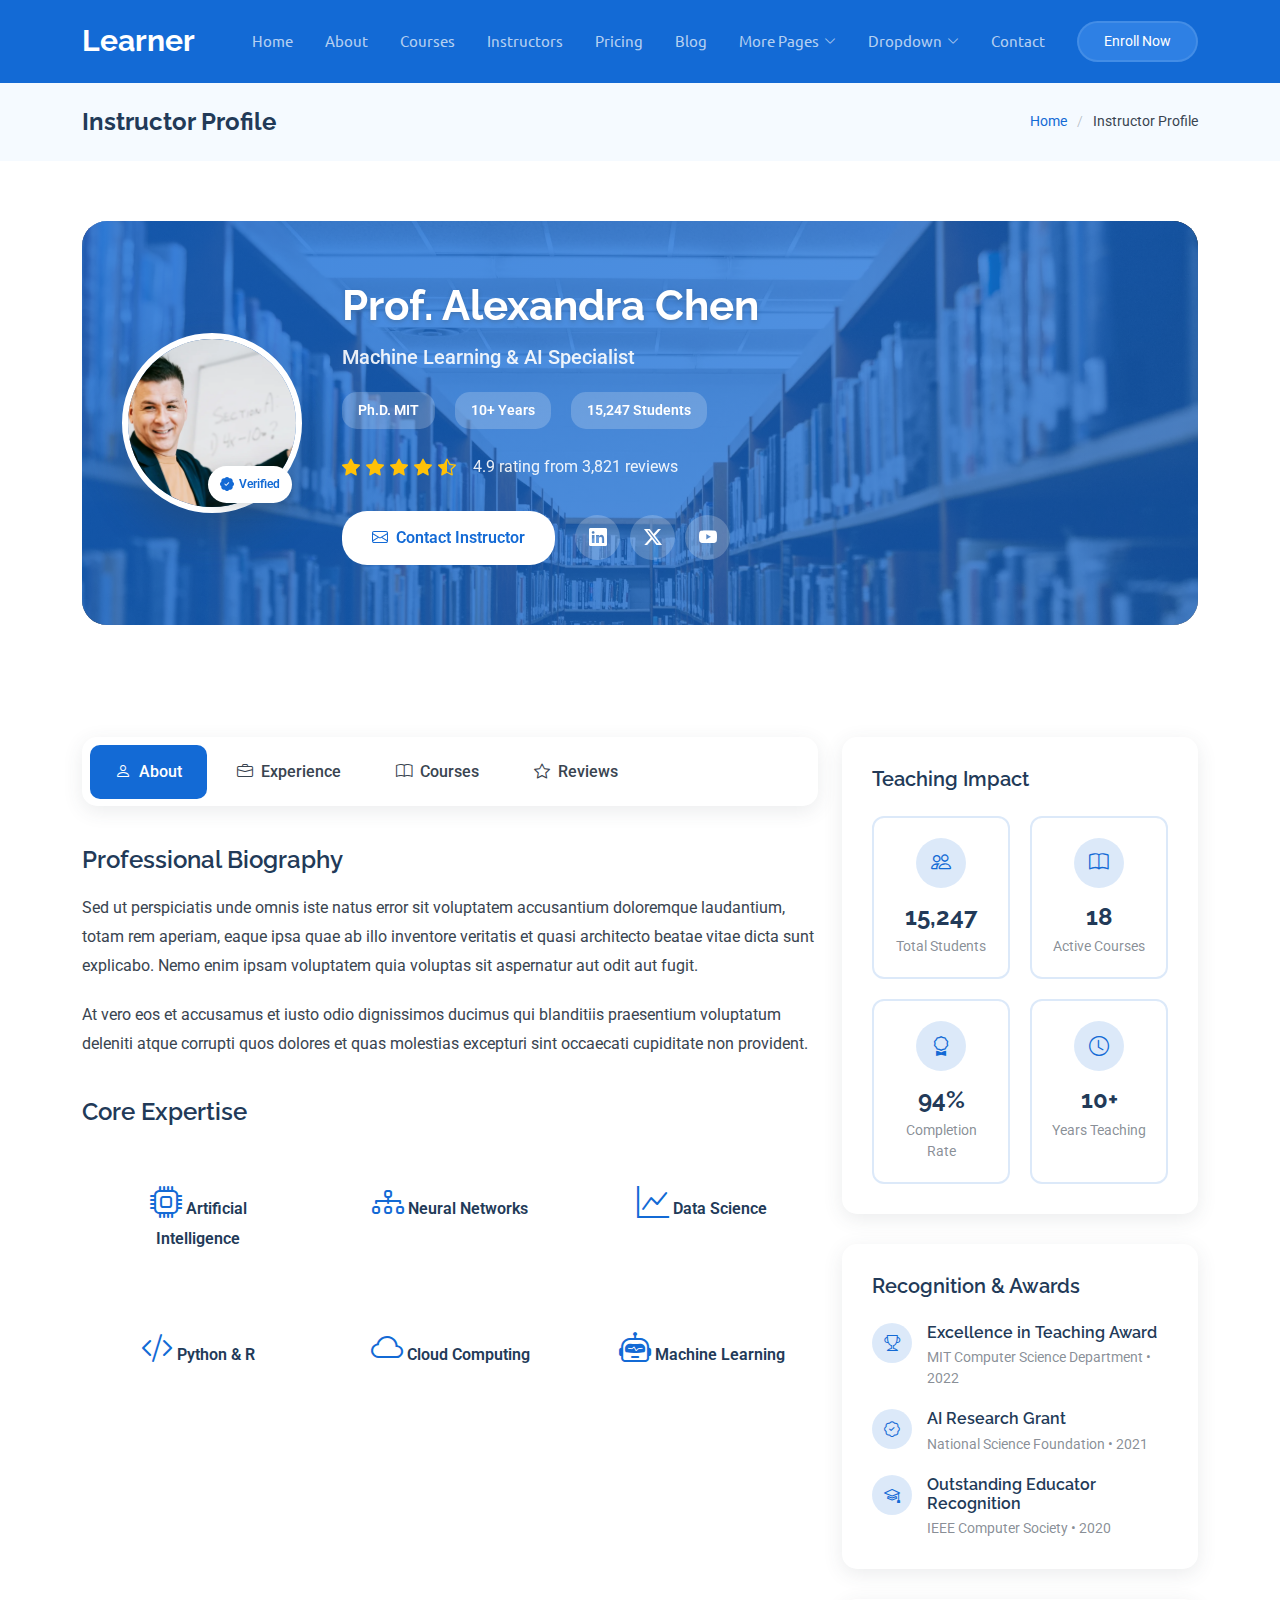
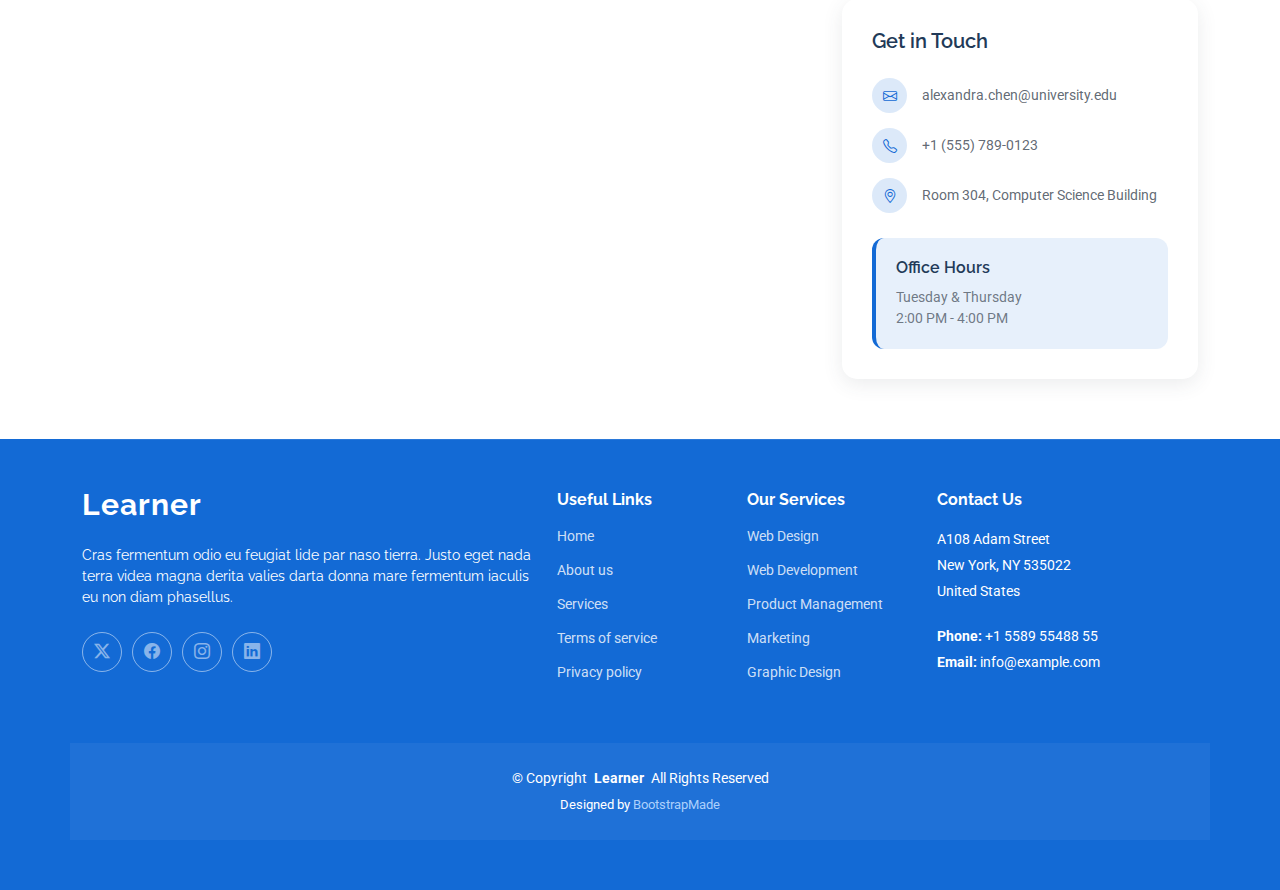
<file: instructor-profile.html>
<!DOCTYPE html>
<html lang="en">

<head>
  <meta charset="utf-8">
  <meta content="width=device-width, initial-scale=1.0" name="viewport">
  <title>Instructor Profile - Learner Bootstrap Template</title>
  <meta name="description" content="">
  <meta name="keywords" content="">

  <!-- Favicons -->
  <link href="assets/img/favicon.png" rel="icon">
  <link href="assets/img/apple-touch-icon.png" rel="apple-touch-icon">

  <!-- Fonts -->
  <link href="https://fonts.googleapis.com" rel="preconnect">
  <link href="https://fonts.gstatic.com" rel="preconnect" crossorigin>
  <link href="https://fonts.googleapis.com/css2?family=Roboto:ital,wght@0,100;0,300;0,400;0,500;0,700;0,900;1,100;1,300;1,400;1,500;1,700;1,900&family=Raleway:ital,wght@0,100;0,200;0,300;0,400;0,500;0,600;0,700;0,800;0,900;1,100;1,200;1,300;1,400;1,500;1,600;1,700;1,800;1,900&family=Ubuntu:ital,wght@0,300;0,400;0,500;0,700;1,300;1,400;1,500;1,700&display=swap" rel="stylesheet">

  <!-- Vendor CSS Files -->
  <link href="assets/vendor/bootstrap/css/bootstrap.min.css" rel="stylesheet">
  <link href="assets/vendor/bootstrap-icons/bootstrap-icons.css" rel="stylesheet">
  <link href="assets/vendor/aos/aos.css" rel="stylesheet">
  <link href="assets/vendor/swiper/swiper-bundle.min.css" rel="stylesheet">

  <!-- Main CSS File -->
  <link href="assets/css/main.css" rel="stylesheet">

  <!-- =======================================================
  * Template Name: Learner
  * Template URL: https://bootstrapmade.com/learner-bootstrap-course-template/
  * Updated: Jul 08 2025 with Bootstrap v5.3.7
  * Author: BootstrapMade.com
  * License: https://bootstrapmade.com/license/
  ======================================================== -->
</head>

<body class="instructor-profile-page">

  <header id="header" class="header d-flex align-items-center sticky-top">
    <div class="container-fluid container-xl position-relative d-flex align-items-center">

      <a href="index.html" class="logo d-flex align-items-center me-auto">
        <!-- Uncomment the line below if you also wish to use an image logo -->
        <!-- <img src="assets/img/logo.webp" alt=""> -->
        <h1 class="sitename">Learner</h1>
      </a>

      <nav id="navmenu" class="navmenu">
        <ul>
          <li><a href="index.html">Home</a></li>
          <li><a href="about.html">About</a></li>
          <li><a href="courses.html">Courses</a></li>
          <li><a href="instructors.html">Instructors</a></li>
          <li><a href="pricing.html">Pricing</a></li>
          <li><a href="blog.html">Blog</a></li>
          <li class="dropdown"><a href="#"><span>More Pages</span> <i class="bi bi-chevron-down toggle-dropdown"></i></a>
            <ul>
              <li><a href="course-details.html">Course Details</a></li>
              <li><a href="instructor-profile.html" class="active">Instructor Profile</a></li>
              <li><a href="events.html">Events</a></li>
              <li><a href="blog-details.html">Blog Details</a></li>
              <li><a href="terms.html">Terms</a></li>
              <li><a href="privacy.html">Privacy</a></li>
              <li><a href="404.html">404</a></li>
            </ul>
          </li>

          <li class="dropdown"><a href="#"><span>Dropdown</span> <i class="bi bi-chevron-down toggle-dropdown"></i></a>
            <ul>
              <li><a href="#">Dropdown 1</a></li>
              <li class="dropdown"><a href="#"><span>Deep Dropdown</span> <i class="bi bi-chevron-down toggle-dropdown"></i></a>
                <ul>
                  <li><a href="#">Deep Dropdown 1</a></li>
                  <li><a href="#">Deep Dropdown 2</a></li>
                  <li><a href="#">Deep Dropdown 3</a></li>
                  <li><a href="#">Deep Dropdown 4</a></li>
                  <li><a href="#">Deep Dropdown 5</a></li>
                </ul>
              </li>
              <li><a href="#">Dropdown 2</a></li>
              <li><a href="#">Dropdown 3</a></li>
              <li><a href="#">Dropdown 4</a></li>
            </ul>
          </li>
          <li><a href="contact.html">Contact</a></li>
        </ul>
        <i class="mobile-nav-toggle d-xl-none bi bi-list"></i>
      </nav>

      <a class="btn-getstarted" href="enroll.html">Enroll Now</a>

    </div>
  </header>

  <main class="main">

    <!-- Page Title -->
    <div class="page-title light-background">
      <div class="container d-lg-flex justify-content-between align-items-center">
        <h1 class="mb-2 mb-lg-0">Instructor Profile</h1>
        <nav class="breadcrumbs">
          <ol>
            <li><a href="index.html">Home</a></li>
            <li class="current">Instructor Profile</li>
          </ol>
        </nav>
      </div>
    </div><!-- End Page Title -->

    <!-- Instructor Profile Section -->
    <section id="instructor-profile" class="instructor-profile section">

      <div class="container" data-aos="fade-up" data-aos-delay="100">

        <div class="row">

          <div class="col-lg-12">
            <div class="instructor-hero-banner" data-aos="zoom-out" data-aos-delay="200">
              <div class="hero-background">
                <img src="assets/img/education/showcase-4.webp" alt="Background" class="img-fluid">
                <div class="hero-overlay"></div>
              </div>
              <div class="hero-content">
                <div class="instructor-avatar">
                  <img src="assets/img/education/teacher-7.webp" alt="Instructor" class="img-fluid">
                  <div class="status-badge">
                    <i class="bi bi-patch-check-fill"></i>
                    <span>Verified</span>
                  </div>
                </div>
                <div class="instructor-info">
                  <h2>Prof. Alexandra Chen</h2>
                  <p class="title">Machine Learning &amp; AI Specialist</p>
                  <div class="credentials">
                    <span class="credential">Ph.D. MIT</span>
                    <span class="credential">10+ Years</span>
                    <span class="credential">15,247 Students</span>
                  </div>
                  <div class="rating-overview">
                    <div class="stars">
                      <i class="bi bi-star-fill"></i>
                      <i class="bi bi-star-fill"></i>
                      <i class="bi bi-star-fill"></i>
                      <i class="bi bi-star-fill"></i>
                      <i class="bi bi-star-half"></i>
                    </div>
                    <span class="rating-text">4.9 rating from 3,821 reviews</span>
                  </div>
                  <div class="contact-actions">
                    <a href="#" class="btn-contact">
                      <i class="bi bi-envelope"></i>
                      Contact Instructor
                    </a>
                    <div class="social-media">
                      <a href="#"><i class="bi bi-linkedin"></i></a>
                      <a href="#"><i class="bi bi-twitter-x"></i></a>
                      <a href="#"><i class="bi bi-youtube"></i></a>
                    </div>
                  </div>
                </div>
              </div>
            </div>
          </div>

        </div>

        <div class="row gy-5 mt-4">

          <div class="col-lg-8">
            <div class="content-tabs" data-aos="fade-right" data-aos-delay="300">

              <ul class="nav nav-tabs custom-tabs" role="tablist">
                <li class="nav-item" role="presentation">
                  <button class="nav-link active" data-bs-toggle="tab" data-bs-target="#instructor-profile-about" type="button" role="tab">
                    <i class="bi bi-person"></i>
                    About
                  </button>
                </li>
                <li class="nav-item" role="presentation">
                  <button class="nav-link" data-bs-toggle="tab" data-bs-target="#instructor-profile-experience" type="button" role="tab">
                    <i class="bi bi-briefcase"></i>
                    Experience
                  </button>
                </li>
                <li class="nav-item" role="presentation">
                  <button class="nav-link" data-bs-toggle="tab" data-bs-target="#instructor-profile-courses" type="button" role="tab">
                    <i class="bi bi-book"></i>
                    Courses
                  </button>
                </li>
                <li class="nav-item" role="presentation">
                  <button class="nav-link" data-bs-toggle="tab" data-bs-target="#instructor-profile-reviews" type="button" role="tab">
                    <i class="bi bi-star"></i>
                    Reviews
                  </button>
                </li>
              </ul>

              <div class="tab-content custom-tab-content">

                <div class="tab-pane fade show active" id="instructor-profile-about" role="tabpanel">
                  <div class="about-content">
                    <div class="bio-section">
                      <h4>Professional Biography</h4>
                      <p>Sed ut perspiciatis unde omnis iste natus error sit voluptatem accusantium doloremque laudantium, totam rem aperiam, eaque ipsa quae ab illo inventore veritatis et quasi architecto beatae vitae dicta sunt explicabo. Nemo enim ipsam voluptatem quia voluptas sit aspernatur aut odit aut fugit.</p>
                      <p>At vero eos et accusamus et iusto odio dignissimos ducimus qui blanditiis praesentium voluptatum deleniti atque corrupti quos dolores et quas molestias excepturi sint occaecati cupiditate non provident.</p>
                    </div>

                    <div class="expertise-grid">
                      <h4>Core Expertise</h4>
                      <div class="skills-grid">
                        <div class="skill-item">
                          <i class="bi bi-cpu"></i>
                          <span>Artificial Intelligence</span>
                        </div>
                        <div class="skill-item">
                          <i class="bi bi-diagram-3"></i>
                          <span>Neural Networks</span>
                        </div>
                        <div class="skill-item">
                          <i class="bi bi-graph-up"></i>
                          <span>Data Science</span>
                        </div>
                        <div class="skill-item">
                          <i class="bi bi-code-slash"></i>
                          <span>Python &amp; R</span>
                        </div>
                        <div class="skill-item">
                          <i class="bi bi-cloud"></i>
                          <span>Cloud Computing</span>
                        </div>
                        <div class="skill-item">
                          <i class="bi bi-robot"></i>
                          <span>Machine Learning</span>
                        </div>
                      </div>
                    </div>
                  </div>
                </div>

                <div class="tab-pane fade" id="instructor-profile-experience" role="tabpanel">
                  <div class="experience-grid">
                    <div class="experience-card">
                      <div class="timeline-marker">2019</div>
                      <div class="experience-details">
                        <h5>Lead AI Researcher</h5>
                        <p class="institution">TechForward Institute</p>
                        <p>Similique sunt in culpa qui officia deserunt mollitia animi, id est laborum et dolorum fuga. Et harum quidem rerum facilis est et expedita distinctio.</p>
                      </div>
                    </div>

                    <div class="experience-card">
                      <div class="timeline-marker">2016</div>
                      <div class="experience-details">
                        <h5>Senior Data Scientist</h5>
                        <p class="institution">InnovateLabs Corp</p>
                        <p>Temporibus autem quibusdam et aut officiis debitis aut rerum necessitatibus saepe eveniet ut et voluptates repudiandae sint et molestiae non recusandae.</p>
                      </div>
                    </div>

                    <div class="experience-card">
                      <div class="timeline-marker">2014</div>
                      <div class="experience-details">
                        <h5>Research Fellow</h5>
                        <p class="institution">MIT Computer Science Lab</p>
                        <p>Nam libero tempore, cum soluta nobis est eligendi optio cumque nihil impedit quo minus id quod maxime placeat facere possimus.</p>
                      </div>
                    </div>
                  </div>
                </div>

                <div class="tab-pane fade" id="instructor-profile-courses" role="tabpanel">
                  <div class="courses-grid">
                    <div class="course-item">
                      <div class="course-thumb">
                        <img src="assets/img/education/courses-5.webp" alt="Course" class="img-fluid">
                        <div class="course-level">Advanced</div>
                      </div>
                      <div class="course-info">
                        <h5>Deep Learning Mastery</h5>
                        <div class="course-stats">
                          <span><i class="bi bi-people"></i> 5,234 enrolled</span>
                          <span><i class="bi bi-star-fill"></i> 4.8</span>
                        </div>
                        <p class="price">$249</p>
                      </div>
                    </div>

                    <div class="course-item">
                      <div class="course-thumb">
                        <img src="assets/img/education/courses-9.webp" alt="Course" class="img-fluid">
                        <div class="course-level">Intermediate</div>
                      </div>
                      <div class="course-info">
                        <h5>AI Ethics &amp; Applications</h5>
                        <div class="course-stats">
                          <span><i class="bi bi-people"></i> 3,567 enrolled</span>
                          <span><i class="bi bi-star-fill"></i> 4.9</span>
                        </div>
                        <p class="price">$179</p>
                      </div>
                    </div>

                    <div class="course-item">
                      <div class="course-thumb">
                        <img src="assets/img/education/courses-12.webp" alt="Course" class="img-fluid">
                        <div class="course-level">Beginner</div>
                      </div>
                      <div class="course-info">
                        <h5>Python for Data Analysis</h5>
                        <div class="course-stats">
                          <span><i class="bi bi-people"></i> 8,912 enrolled</span>
                          <span><i class="bi bi-star-fill"></i> 4.7</span>
                        </div>
                        <p class="price">$129</p>
                      </div>
                    </div>
                  </div>
                </div>

                <div class="tab-pane fade" id="instructor-profile-reviews" role="tabpanel">
                  <div class="reviews-container">
                    <div class="review-card">
                      <div class="review-header">
                        <img src="assets/img/person/person-f-12.webp" alt="Student" class="reviewer-avatar">
                        <div class="reviewer-info">
                          <h6>Sarah Williams</h6>
                          <p>Data Scientist at Amazon</p>
                          <div class="review-rating">
                            <i class="bi bi-star-fill"></i>
                            <i class="bi bi-star-fill"></i>
                            <i class="bi bi-star-fill"></i>
                            <i class="bi bi-star-fill"></i>
                            <i class="bi bi-star-fill"></i>
                          </div>
                        </div>
                      </div>
                      <p>"Excepteur sint occaecat cupidatat non proident, sunt in culpa qui officia deserunt mollitia animi. The hands-on approach and real-world projects made all the difference."</p>
                    </div>

                    <div class="review-card">
                      <div class="review-header">
                        <img src="assets/img/person/person-m-8.webp" alt="Student" class="reviewer-avatar">
                        <div class="reviewer-info">
                          <h6>David Martinez</h6>
                          <p>ML Engineer at Tesla</p>
                          <div class="review-rating">
                            <i class="bi bi-star-fill"></i>
                            <i class="bi bi-star-fill"></i>
                            <i class="bi bi-star-fill"></i>
                            <i class="bi bi-star-fill"></i>
                            <i class="bi bi-star-fill"></i>
                          </div>
                        </div>
                      </div>
                      <p>"Quis autem vel eum iure reprehenderit qui in ea voluptate velit esse quam nihil molestiae consequatur. Professor Chen's expertise is unmatched."</p>
                    </div>
                  </div>
                </div>

              </div>
            </div>
          </div>

          <div class="col-lg-4">
            <div class="sidebar-widgets" data-aos="fade-left" data-aos-delay="300">

              <div class="stats-widget">
                <h4>Teaching Impact</h4>
                <div class="stats-grid">
                  <div class="stat-box">
                    <div class="stat-icon">
                      <i class="bi bi-people"></i>
                    </div>
                    <div class="stat-content">
                      <h5>15,247</h5>
                      <p>Total Students</p>
                    </div>
                  </div>
                  <div class="stat-box">
                    <div class="stat-icon">
                      <i class="bi bi-book"></i>
                    </div>
                    <div class="stat-content">
                      <h5>18</h5>
                      <p>Active Courses</p>
                    </div>
                  </div>
                  <div class="stat-box">
                    <div class="stat-icon">
                      <i class="bi bi-award"></i>
                    </div>
                    <div class="stat-content">
                      <h5>94%</h5>
                      <p>Completion Rate</p>
                    </div>
                  </div>
                  <div class="stat-box">
                    <div class="stat-icon">
                      <i class="bi bi-clock"></i>
                    </div>
                    <div class="stat-content">
                      <h5>10+</h5>
                      <p>Years Teaching</p>
                    </div>
                  </div>
                </div>
              </div>

              <div class="achievements-widget">
                <h4>Recognition &amp; Awards</h4>
                <div class="achievement-list">
                  <div class="achievement-item">
                    <i class="bi bi-trophy"></i>
                    <div class="achievement-text">
                      <h6>Excellence in Teaching Award</h6>
                      <p>MIT Computer Science Department • 2022</p>
                    </div>
                  </div>
                  <div class="achievement-item">
                    <i class="bi bi-patch-check"></i>
                    <div class="achievement-text">
                      <h6>AI Research Grant</h6>
                      <p>National Science Foundation • 2021</p>
                    </div>
                  </div>
                  <div class="achievement-item">
                    <i class="bi bi-mortarboard"></i>
                    <div class="achievement-text">
                      <h6>Outstanding Educator Recognition</h6>
                      <p>IEEE Computer Society • 2020</p>
                    </div>
                  </div>
                </div>
              </div>

              <div class="contact-widget">
                <h4>Get in Touch</h4>
                <div class="contact-info">
                  <div class="contact-item">
                    <i class="bi bi-envelope"></i>
                    <span>alexandra.chen@university.edu</span>
                  </div>
                  <div class="contact-item">
                    <i class="bi bi-telephone"></i>
                    <span>+1 (555) 789-0123</span>
                  </div>
                  <div class="contact-item">
                    <i class="bi bi-geo-alt"></i>
                    <span>Room 304, Computer Science Building</span>
                  </div>
                </div>
                <div class="office-hours">
                  <h6>Office Hours</h6>
                  <p>Tuesday &amp; Thursday<br>2:00 PM - 4:00 PM</p>
                </div>
              </div>

            </div>
          </div>

        </div>

      </div>

    </section><!-- /Instructor Profile Section -->

  </main>

  <footer id="footer" class="footer accent-background">

    <div class="container footer-top">
      <div class="row gy-4">
        <div class="col-lg-5 col-md-12 footer-about">
          <a href="index.html" class="logo d-flex align-items-center">
            <span class="sitename">Learner</span>
          </a>
          <p>Cras fermentum odio eu feugiat lide par naso tierra. Justo eget nada terra videa magna derita valies darta donna mare fermentum iaculis eu non diam phasellus.</p>
          <div class="social-links d-flex mt-4">
            <a href=""><i class="bi bi-twitter-x"></i></a>
            <a href=""><i class="bi bi-facebook"></i></a>
            <a href=""><i class="bi bi-instagram"></i></a>
            <a href=""><i class="bi bi-linkedin"></i></a>
          </div>
        </div>

        <div class="col-lg-2 col-6 footer-links">
          <h4>Useful Links</h4>
          <ul>
            <li><a href="#">Home</a></li>
            <li><a href="#">About us</a></li>
            <li><a href="#">Services</a></li>
            <li><a href="#">Terms of service</a></li>
            <li><a href="#">Privacy policy</a></li>
          </ul>
        </div>

        <div class="col-lg-2 col-6 footer-links">
          <h4>Our Services</h4>
          <ul>
            <li><a href="#">Web Design</a></li>
            <li><a href="#">Web Development</a></li>
            <li><a href="#">Product Management</a></li>
            <li><a href="#">Marketing</a></li>
            <li><a href="#">Graphic Design</a></li>
          </ul>
        </div>

        <div class="col-lg-3 col-md-12 footer-contact text-center text-md-start">
          <h4>Contact Us</h4>
          <p>A108 Adam Street</p>
          <p>New York, NY 535022</p>
          <p>United States</p>
          <p class="mt-4"><strong>Phone:</strong> <span>+1 5589 55488 55</span></p>
          <p><strong>Email:</strong> <span>info@example.com</span></p>
        </div>

      </div>
    </div>

    <div class="container copyright text-center mt-4">
      <p>© <span>Copyright</span> <strong class="px-1 sitename">Learner</strong> <span>All Rights Reserved</span></p>
      <div class="credits">
        <!-- All the links in the footer should remain intact. -->
        <!-- You can delete the links only if you've purchased the pro version. -->
        <!-- Licensing information: https://bootstrapmade.com/license/ -->
        <!-- Purchase the pro version with working PHP/AJAX contact form: [buy-url] -->
        Designed by <a href="https://bootstrapmade.com/">BootstrapMade</a>
      </div>
    </div>

  </footer>

  <!-- Scroll Top -->
  <a href="#" id="scroll-top" class="scroll-top d-flex align-items-center justify-content-center"><i class="bi bi-arrow-up-short"></i></a>

  <!-- Preloader -->
  <div id="preloader"></div>

  <!-- Vendor JS Files -->
  <script src="assets/vendor/bootstrap/js/bootstrap.bundle.min.js"></script>
  <script src="assets/vendor/php-email-form/validate.js"></script>
  <script src="assets/vendor/aos/aos.js"></script>
  <script src="assets/vendor/purecounter/purecounter_vanilla.js"></script>
  <script src="assets/vendor/swiper/swiper-bundle.min.js"></script>

  <!-- Main JS File -->
  <script src="assets/js/main.js"></script>

</body>

</html>
</file>
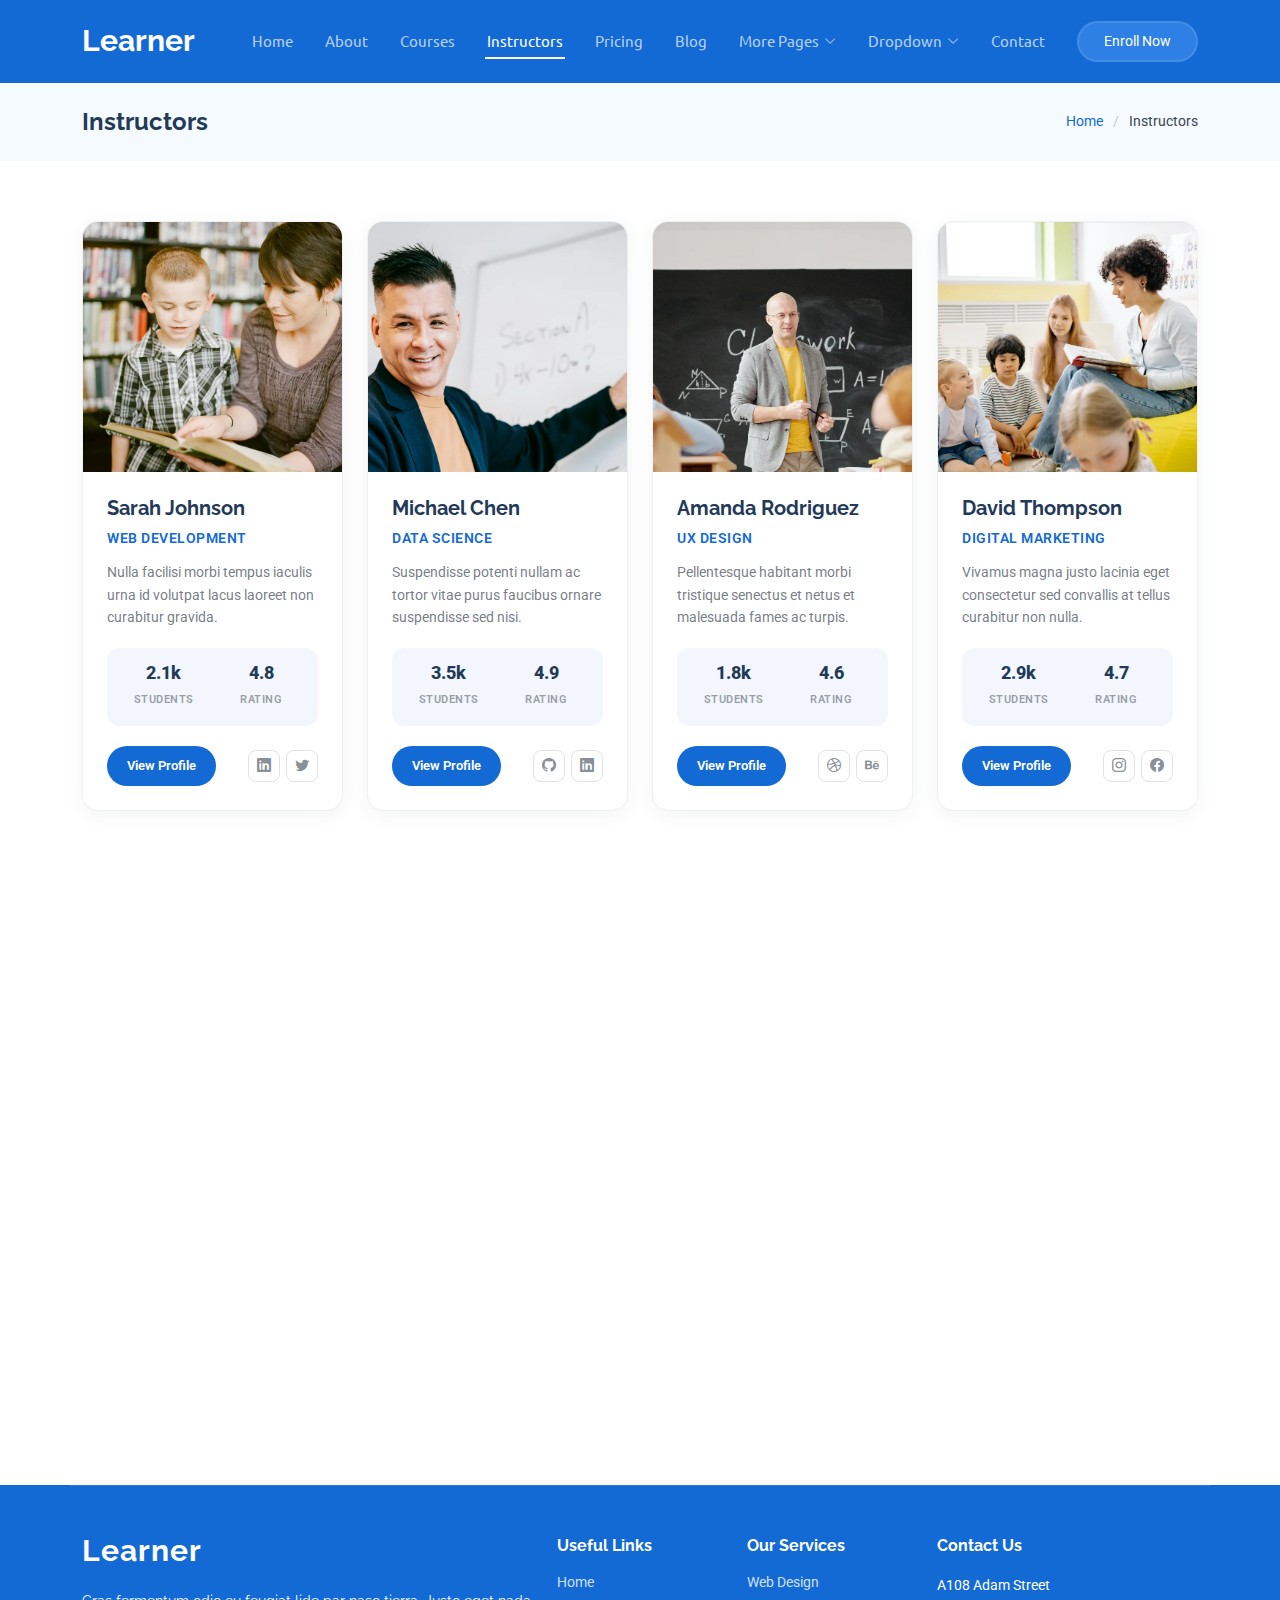
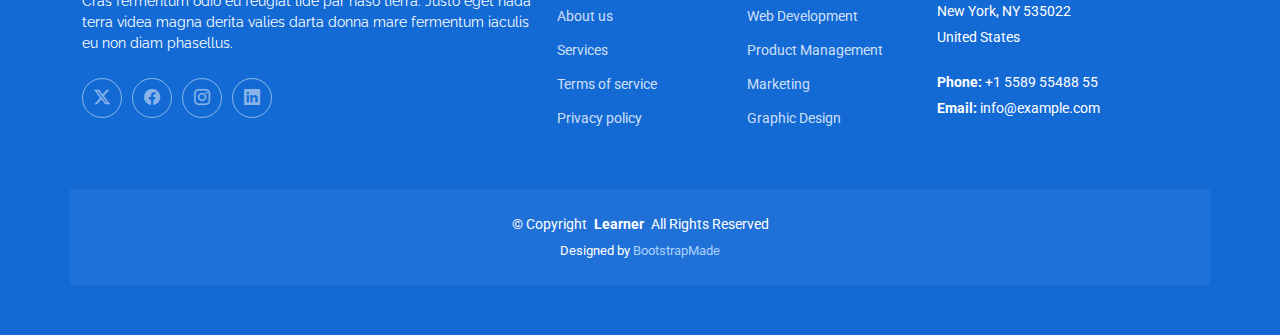
<file: instructors.html>
<!DOCTYPE html>
<html lang="en">

<head>
  <meta charset="utf-8">
  <meta content="width=device-width, initial-scale=1.0" name="viewport">
  <title>Instructors - Learner Bootstrap Template</title>
  <meta name="description" content="">
  <meta name="keywords" content="">

  <!-- Favicons -->
  <link href="assets/img/favicon.png" rel="icon">
  <link href="assets/img/apple-touch-icon.png" rel="apple-touch-icon">

  <!-- Fonts -->
  <link href="https://fonts.googleapis.com" rel="preconnect">
  <link href="https://fonts.gstatic.com" rel="preconnect" crossorigin>
  <link href="https://fonts.googleapis.com/css2?family=Roboto:ital,wght@0,100;0,300;0,400;0,500;0,700;0,900;1,100;1,300;1,400;1,500;1,700;1,900&family=Raleway:ital,wght@0,100;0,200;0,300;0,400;0,500;0,600;0,700;0,800;0,900;1,100;1,200;1,300;1,400;1,500;1,600;1,700;1,800;1,900&family=Ubuntu:ital,wght@0,300;0,400;0,500;0,700;1,300;1,400;1,500;1,700&display=swap" rel="stylesheet">

  <!-- Vendor CSS Files -->
  <link href="assets/vendor/bootstrap/css/bootstrap.min.css" rel="stylesheet">
  <link href="assets/vendor/bootstrap-icons/bootstrap-icons.css" rel="stylesheet">
  <link href="assets/vendor/aos/aos.css" rel="stylesheet">
  <link href="assets/vendor/swiper/swiper-bundle.min.css" rel="stylesheet">

  <!-- Main CSS File -->
  <link href="assets/css/main.css" rel="stylesheet">

  <!-- =======================================================
  * Template Name: Learner
  * Template URL: https://bootstrapmade.com/learner-bootstrap-course-template/
  * Updated: Jul 08 2025 with Bootstrap v5.3.7
  * Author: BootstrapMade.com
  * License: https://bootstrapmade.com/license/
  ======================================================== -->
</head>

<body class="instructors-page">

  <header id="header" class="header d-flex align-items-center sticky-top">
    <div class="container-fluid container-xl position-relative d-flex align-items-center">

      <a href="index.html" class="logo d-flex align-items-center me-auto">
        <!-- Uncomment the line below if you also wish to use an image logo -->
        <!-- <img src="assets/img/logo.webp" alt=""> -->
        <h1 class="sitename">Learner</h1>
      </a>

      <nav id="navmenu" class="navmenu">
        <ul>
          <li><a href="index.html">Home</a></li>
          <li><a href="about.html">About</a></li>
          <li><a href="courses.html">Courses</a></li>
          <li><a href="instructors.html" class="active">Instructors</a></li>
          <li><a href="pricing.html">Pricing</a></li>
          <li><a href="blog.html">Blog</a></li>
          <li class="dropdown"><a href="#"><span>More Pages</span> <i class="bi bi-chevron-down toggle-dropdown"></i></a>
            <ul>
              <li><a href="course-details.html">Course Details</a></li>
              <li><a href="instructor-profile.html">Instructor Profile</a></li>
              <li><a href="events.html">Events</a></li>
              <li><a href="blog-details.html">Blog Details</a></li>
              <li><a href="terms.html">Terms</a></li>
              <li><a href="privacy.html">Privacy</a></li>
              <li><a href="404.html">404</a></li>
            </ul>
          </li>

          <li class="dropdown"><a href="#"><span>Dropdown</span> <i class="bi bi-chevron-down toggle-dropdown"></i></a>
            <ul>
              <li><a href="#">Dropdown 1</a></li>
              <li class="dropdown"><a href="#"><span>Deep Dropdown</span> <i class="bi bi-chevron-down toggle-dropdown"></i></a>
                <ul>
                  <li><a href="#">Deep Dropdown 1</a></li>
                  <li><a href="#">Deep Dropdown 2</a></li>
                  <li><a href="#">Deep Dropdown 3</a></li>
                  <li><a href="#">Deep Dropdown 4</a></li>
                  <li><a href="#">Deep Dropdown 5</a></li>
                </ul>
              </li>
              <li><a href="#">Dropdown 2</a></li>
              <li><a href="#">Dropdown 3</a></li>
              <li><a href="#">Dropdown 4</a></li>
            </ul>
          </li>
          <li><a href="contact.html">Contact</a></li>
        </ul>
        <i class="mobile-nav-toggle d-xl-none bi bi-list"></i>
      </nav>

      <a class="btn-getstarted" href="enroll.html">Enroll Now</a>

    </div>
  </header>

  <main class="main">

    <!-- Page Title -->
    <div class="page-title light-background">
      <div class="container d-lg-flex justify-content-between align-items-center">
        <h1 class="mb-2 mb-lg-0">Instructors</h1>
        <nav class="breadcrumbs">
          <ol>
            <li><a href="index.html">Home</a></li>
            <li class="current">Instructors</li>
          </ol>
        </nav>
      </div>
    </div><!-- End Page Title -->

    <!-- Instructors Section -->
    <section id="instructors" class="instructors section">

      <div class="container" data-aos="fade-up" data-aos-delay="100">

        <div class="row gy-4">

          <div class="col-xl-3 col-lg-4 col-md-6" data-aos="fade-up" data-aos-delay="200">
            <div class="instructor-card">
              <div class="instructor-image">
                <img src="assets/img/education/teacher-2.webp" class="img-fluid" alt="">
                <div class="overlay-content">
                  <div class="rating-stars">
                    <i class="bi bi-star-fill"></i>
                    <i class="bi bi-star-fill"></i>
                    <i class="bi bi-star-fill"></i>
                    <i class="bi bi-star-fill"></i>
                    <i class="bi bi-star-half"></i>
                    <span>4.8</span>
                  </div>
                  <div class="course-count">
                    <i class="bi bi-play-circle"></i>
                    <span>18 Courses</span>
                  </div>
                </div>
              </div>
              <div class="instructor-info">
                <h5>Sarah Johnson</h5>
                <p class="specialty">Web Development</p>
                <p class="description">Nulla facilisi morbi tempus iaculis urna id volutpat lacus laoreet non curabitur gravida.</p>
                <div class="stats-grid">
                  <div class="stat">
                    <span class="number">2.1k</span>
                    <span class="label">Students</span>
                  </div>
                  <div class="stat">
                    <span class="number">4.8</span>
                    <span class="label">Rating</span>
                  </div>
                </div>
                <div class="action-buttons">
                  <a href="#" class="btn-view">View Profile</a>
                  <div class="social-links">
                    <a href="#"><i class="bi bi-linkedin"></i></a>
                    <a href="#"><i class="bi bi-twitter"></i></a>
                  </div>
                </div>
              </div>
            </div>
          </div>

          <div class="col-xl-3 col-lg-4 col-md-6" data-aos="fade-up" data-aos-delay="250">
            <div class="instructor-card">
              <div class="instructor-image">
                <img src="assets/img/education/teacher-7.webp" class="img-fluid" alt="">
                <div class="overlay-content">
                  <div class="rating-stars">
                    <i class="bi bi-star-fill"></i>
                    <i class="bi bi-star-fill"></i>
                    <i class="bi bi-star-fill"></i>
                    <i class="bi bi-star-fill"></i>
                    <i class="bi bi-star-fill"></i>
                    <span>4.9</span>
                  </div>
                  <div class="course-count">
                    <i class="bi bi-play-circle"></i>
                    <span>24 Courses</span>
                  </div>
                </div>
              </div>
              <div class="instructor-info">
                <h5>Michael Chen</h5>
                <p class="specialty">Data Science</p>
                <p class="description">Suspendisse potenti nullam ac tortor vitae purus faucibus ornare suspendisse sed nisi.</p>
                <div class="stats-grid">
                  <div class="stat">
                    <span class="number">3.5k</span>
                    <span class="label">Students</span>
                  </div>
                  <div class="stat">
                    <span class="number">4.9</span>
                    <span class="label">Rating</span>
                  </div>
                </div>
                <div class="action-buttons">
                  <a href="#" class="btn-view">View Profile</a>
                  <div class="social-links">
                    <a href="#"><i class="bi bi-github"></i></a>
                    <a href="#"><i class="bi bi-linkedin"></i></a>
                  </div>
                </div>
              </div>
            </div>
          </div>

          <div class="col-xl-3 col-lg-4 col-md-6" data-aos="fade-up" data-aos-delay="300">
            <div class="instructor-card">
              <div class="instructor-image">
                <img src="assets/img/education/teacher-4.webp" class="img-fluid" alt="">
                <div class="overlay-content">
                  <div class="rating-stars">
                    <i class="bi bi-star-fill"></i>
                    <i class="bi bi-star-fill"></i>
                    <i class="bi bi-star-fill"></i>
                    <i class="bi bi-star-fill"></i>
                    <i class="bi bi-star"></i>
                    <span>4.6</span>
                  </div>
                  <div class="course-count">
                    <i class="bi bi-play-circle"></i>
                    <span>15 Courses</span>
                  </div>
                </div>
              </div>
              <div class="instructor-info">
                <h5>Amanda Rodriguez</h5>
                <p class="specialty">UX Design</p>
                <p class="description">Pellentesque habitant morbi tristique senectus et netus et malesuada fames ac turpis.</p>
                <div class="stats-grid">
                  <div class="stat">
                    <span class="number">1.8k</span>
                    <span class="label">Students</span>
                  </div>
                  <div class="stat">
                    <span class="number">4.6</span>
                    <span class="label">Rating</span>
                  </div>
                </div>
                <div class="action-buttons">
                  <a href="#" class="btn-view">View Profile</a>
                  <div class="social-links">
                    <a href="#"><i class="bi bi-dribbble"></i></a>
                    <a href="#"><i class="bi bi-behance"></i></a>
                  </div>
                </div>
              </div>
            </div>
          </div>

          <div class="col-xl-3 col-lg-4 col-md-6" data-aos="fade-up" data-aos-delay="350">
            <div class="instructor-card">
              <div class="instructor-image">
                <img src="assets/img/education/teacher-9.webp" class="img-fluid" alt="">
                <div class="overlay-content">
                  <div class="rating-stars">
                    <i class="bi bi-star-fill"></i>
                    <i class="bi bi-star-fill"></i>
                    <i class="bi bi-star-fill"></i>
                    <i class="bi bi-star-fill"></i>
                    <i class="bi bi-star-half"></i>
                    <span>4.7</span>
                  </div>
                  <div class="course-count">
                    <i class="bi bi-play-circle"></i>
                    <span>21 Courses</span>
                  </div>
                </div>
              </div>
              <div class="instructor-info">
                <h5>David Thompson</h5>
                <p class="specialty">Digital Marketing</p>
                <p class="description">Vivamus magna justo lacinia eget consectetur sed convallis at tellus curabitur non nulla.</p>
                <div class="stats-grid">
                  <div class="stat">
                    <span class="number">2.9k</span>
                    <span class="label">Students</span>
                  </div>
                  <div class="stat">
                    <span class="number">4.7</span>
                    <span class="label">Rating</span>
                  </div>
                </div>
                <div class="action-buttons">
                  <a href="#" class="btn-view">View Profile</a>
                  <div class="social-links">
                    <a href="#"><i class="bi bi-instagram"></i></a>
                    <a href="#"><i class="bi bi-facebook"></i></a>
                  </div>
                </div>
              </div>
            </div>
          </div>

          <div class="col-xl-3 col-lg-4 col-md-6" data-aos="fade-up" data-aos-delay="400">
            <div class="instructor-card">
              <div class="instructor-image">
                <img src="assets/img/education/teacher-6.webp" class="img-fluid" alt="">
                <div class="overlay-content">
                  <div class="rating-stars">
                    <i class="bi bi-star-fill"></i>
                    <i class="bi bi-star-fill"></i>
                    <i class="bi bi-star-fill"></i>
                    <i class="bi bi-star-fill"></i>
                    <i class="bi bi-star-fill"></i>
                    <span>5.0</span>
                  </div>
                  <div class="course-count">
                    <i class="bi bi-play-circle"></i>
                    <span>12 Courses</span>
                  </div>
                </div>
              </div>
              <div class="instructor-info">
                <h5>Lisa Williams</h5>
                <p class="specialty">Business Analytics</p>
                <p class="description">Mauris blandit aliquet elit eget tincidunt nibh pulvinar a proin gravida hendrerit lectus.</p>
                <div class="stats-grid">
                  <div class="stat">
                    <span class="number">4.2k</span>
                    <span class="label">Students</span>
                  </div>
                  <div class="stat">
                    <span class="number">5.0</span>
                    <span class="label">Rating</span>
                  </div>
                </div>
                <div class="action-buttons">
                  <a href="#" class="btn-view">View Profile</a>
                  <div class="social-links">
                    <a href="#"><i class="bi bi-linkedin"></i></a>
                    <a href="#"><i class="bi bi-youtube"></i></a>
                  </div>
                </div>
              </div>
            </div>
          </div>

          <div class="col-xl-3 col-lg-4 col-md-6" data-aos="fade-up" data-aos-delay="450">
            <div class="instructor-card">
              <div class="instructor-image">
                <img src="assets/img/education/teacher-1.webp" class="img-fluid" alt="">
                <div class="overlay-content">
                  <div class="rating-stars">
                    <i class="bi bi-star-fill"></i>
                    <i class="bi bi-star-fill"></i>
                    <i class="bi bi-star-fill"></i>
                    <i class="bi bi-star-fill"></i>
                    <i class="bi bi-star"></i>
                    <span>4.5</span>
                  </div>
                  <div class="course-count">
                    <i class="bi bi-play-circle"></i>
                    <span>16 Courses</span>
                  </div>
                </div>
              </div>
              <div class="instructor-info">
                <h5>James Anderson</h5>
                <p class="specialty">Machine Learning</p>
                <p class="description">Donec rutrum congue leo eget malesuada vestibulum ac diam sit amet quam vehicula elementum.</p>
                <div class="stats-grid">
                  <div class="stat">
                    <span class="number">3.1k</span>
                    <span class="label">Students</span>
                  </div>
                  <div class="stat">
                    <span class="number">4.5</span>
                    <span class="label">Rating</span>
                  </div>
                </div>
                <div class="action-buttons">
                  <a href="#" class="btn-view">View Profile</a>
                  <div class="social-links">
                    <a href="#"><i class="bi bi-github"></i></a>
                    <a href="#"><i class="bi bi-twitter"></i></a>
                  </div>
                </div>
              </div>
            </div>
          </div>

          <div class="col-xl-3 col-lg-4 col-md-6" data-aos="fade-up" data-aos-delay="500">
            <div class="instructor-card">
              <div class="instructor-image">
                <img src="assets/img/education/teacher-8.webp" class="img-fluid" alt="">
                <div class="overlay-content">
                  <div class="rating-stars">
                    <i class="bi bi-star-fill"></i>
                    <i class="bi bi-star-fill"></i>
                    <i class="bi bi-star-fill"></i>
                    <i class="bi bi-star-fill"></i>
                    <i class="bi bi-star-half"></i>
                    <span>4.8</span>
                  </div>
                  <div class="course-count">
                    <i class="bi bi-play-circle"></i>
                    <span>19 Courses</span>
                  </div>
                </div>
              </div>
              <div class="instructor-info">
                <h5>Rachel Martinez</h5>
                <p class="specialty">Cybersecurity</p>
                <p class="description">Sed porttitor lectus nibh cras ultricies ligula sed magna dictum porta lorem ipsum dolor.</p>
                <div class="stats-grid">
                  <div class="stat">
                    <span class="number">2.7k</span>
                    <span class="label">Students</span>
                  </div>
                  <div class="stat">
                    <span class="number">4.8</span>
                    <span class="label">Rating</span>
                  </div>
                </div>
                <div class="action-buttons">
                  <a href="#" class="btn-view">View Profile</a>
                  <div class="social-links">
                    <a href="#"><i class="bi bi-linkedin"></i></a>
                    <a href="#"><i class="bi bi-shield-check"></i></a>
                  </div>
                </div>
              </div>
            </div>
          </div>

          <div class="col-xl-3 col-lg-4 col-md-6" data-aos="fade-up" data-aos-delay="550">
            <div class="instructor-card">
              <div class="instructor-image">
                <img src="assets/img/education/teacher-10.webp" class="img-fluid" alt="">
                <div class="overlay-content">
                  <div class="rating-stars">
                    <i class="bi bi-star-fill"></i>
                    <i class="bi bi-star-fill"></i>
                    <i class="bi bi-star-fill"></i>
                    <i class="bi bi-star-fill"></i>
                    <i class="bi bi-star-fill"></i>
                    <span>4.9</span>
                  </div>
                  <div class="course-count">
                    <i class="bi bi-play-circle"></i>
                    <span>22 Courses</span>
                  </div>
                </div>
              </div>
              <div class="instructor-info">
                <h5>Kevin Taylor</h5>
                <p class="specialty">Cloud Computing</p>
                <p class="description">Vestibulum ante ipsum primis in faucibus orci luctus et ultrices posuere cubilia curae.</p>
                <div class="stats-grid">
                  <div class="stat">
                    <span class="number">3.8k</span>
                    <span class="label">Students</span>
                  </div>
                  <div class="stat">
                    <span class="number">4.9</span>
                    <span class="label">Rating</span>
                  </div>
                </div>
                <div class="action-buttons">
                  <a href="#" class="btn-view">View Profile</a>
                  <div class="social-links">
                    <a href="#"><i class="bi bi-linkedin"></i></a>
                    <a href="#"><i class="bi bi-cloud"></i></a>
                  </div>
                </div>
              </div>
            </div>
          </div>

        </div>

      </div>

    </section><!-- /Instructors Section -->

  </main>

  <footer id="footer" class="footer accent-background">

    <div class="container footer-top">
      <div class="row gy-4">
        <div class="col-lg-5 col-md-12 footer-about">
          <a href="index.html" class="logo d-flex align-items-center">
            <span class="sitename">Learner</span>
          </a>
          <p>Cras fermentum odio eu feugiat lide par naso tierra. Justo eget nada terra videa magna derita valies darta donna mare fermentum iaculis eu non diam phasellus.</p>
          <div class="social-links d-flex mt-4">
            <a href=""><i class="bi bi-twitter-x"></i></a>
            <a href=""><i class="bi bi-facebook"></i></a>
            <a href=""><i class="bi bi-instagram"></i></a>
            <a href=""><i class="bi bi-linkedin"></i></a>
          </div>
        </div>

        <div class="col-lg-2 col-6 footer-links">
          <h4>Useful Links</h4>
          <ul>
            <li><a href="#">Home</a></li>
            <li><a href="#">About us</a></li>
            <li><a href="#">Services</a></li>
            <li><a href="#">Terms of service</a></li>
            <li><a href="#">Privacy policy</a></li>
          </ul>
        </div>

        <div class="col-lg-2 col-6 footer-links">
          <h4>Our Services</h4>
          <ul>
            <li><a href="#">Web Design</a></li>
            <li><a href="#">Web Development</a></li>
            <li><a href="#">Product Management</a></li>
            <li><a href="#">Marketing</a></li>
            <li><a href="#">Graphic Design</a></li>
          </ul>
        </div>

        <div class="col-lg-3 col-md-12 footer-contact text-center text-md-start">
          <h4>Contact Us</h4>
          <p>A108 Adam Street</p>
          <p>New York, NY 535022</p>
          <p>United States</p>
          <p class="mt-4"><strong>Phone:</strong> <span>+1 5589 55488 55</span></p>
          <p><strong>Email:</strong> <span>info@example.com</span></p>
        </div>

      </div>
    </div>

    <div class="container copyright text-center mt-4">
      <p>© <span>Copyright</span> <strong class="px-1 sitename">Learner</strong> <span>All Rights Reserved</span></p>
      <div class="credits">
        <!-- All the links in the footer should remain intact. -->
        <!-- You can delete the links only if you've purchased the pro version. -->
        <!-- Licensing information: https://bootstrapmade.com/license/ -->
        <!-- Purchase the pro version with working PHP/AJAX contact form: [buy-url] -->
        Designed by <a href="https://bootstrapmade.com/">BootstrapMade</a>
      </div>
    </div>

  </footer>

  <!-- Scroll Top -->
  <a href="#" id="scroll-top" class="scroll-top d-flex align-items-center justify-content-center"><i class="bi bi-arrow-up-short"></i></a>

  <!-- Preloader -->
  <div id="preloader"></div>

  <!-- Vendor JS Files -->
  <script src="assets/vendor/bootstrap/js/bootstrap.bundle.min.js"></script>
  <script src="assets/vendor/php-email-form/validate.js"></script>
  <script src="assets/vendor/aos/aos.js"></script>
  <script src="assets/vendor/purecounter/purecounter_vanilla.js"></script>
  <script src="assets/vendor/swiper/swiper-bundle.min.js"></script>

  <!-- Main JS File -->
  <script src="assets/js/main.js"></script>

</body>

</html>
</file>
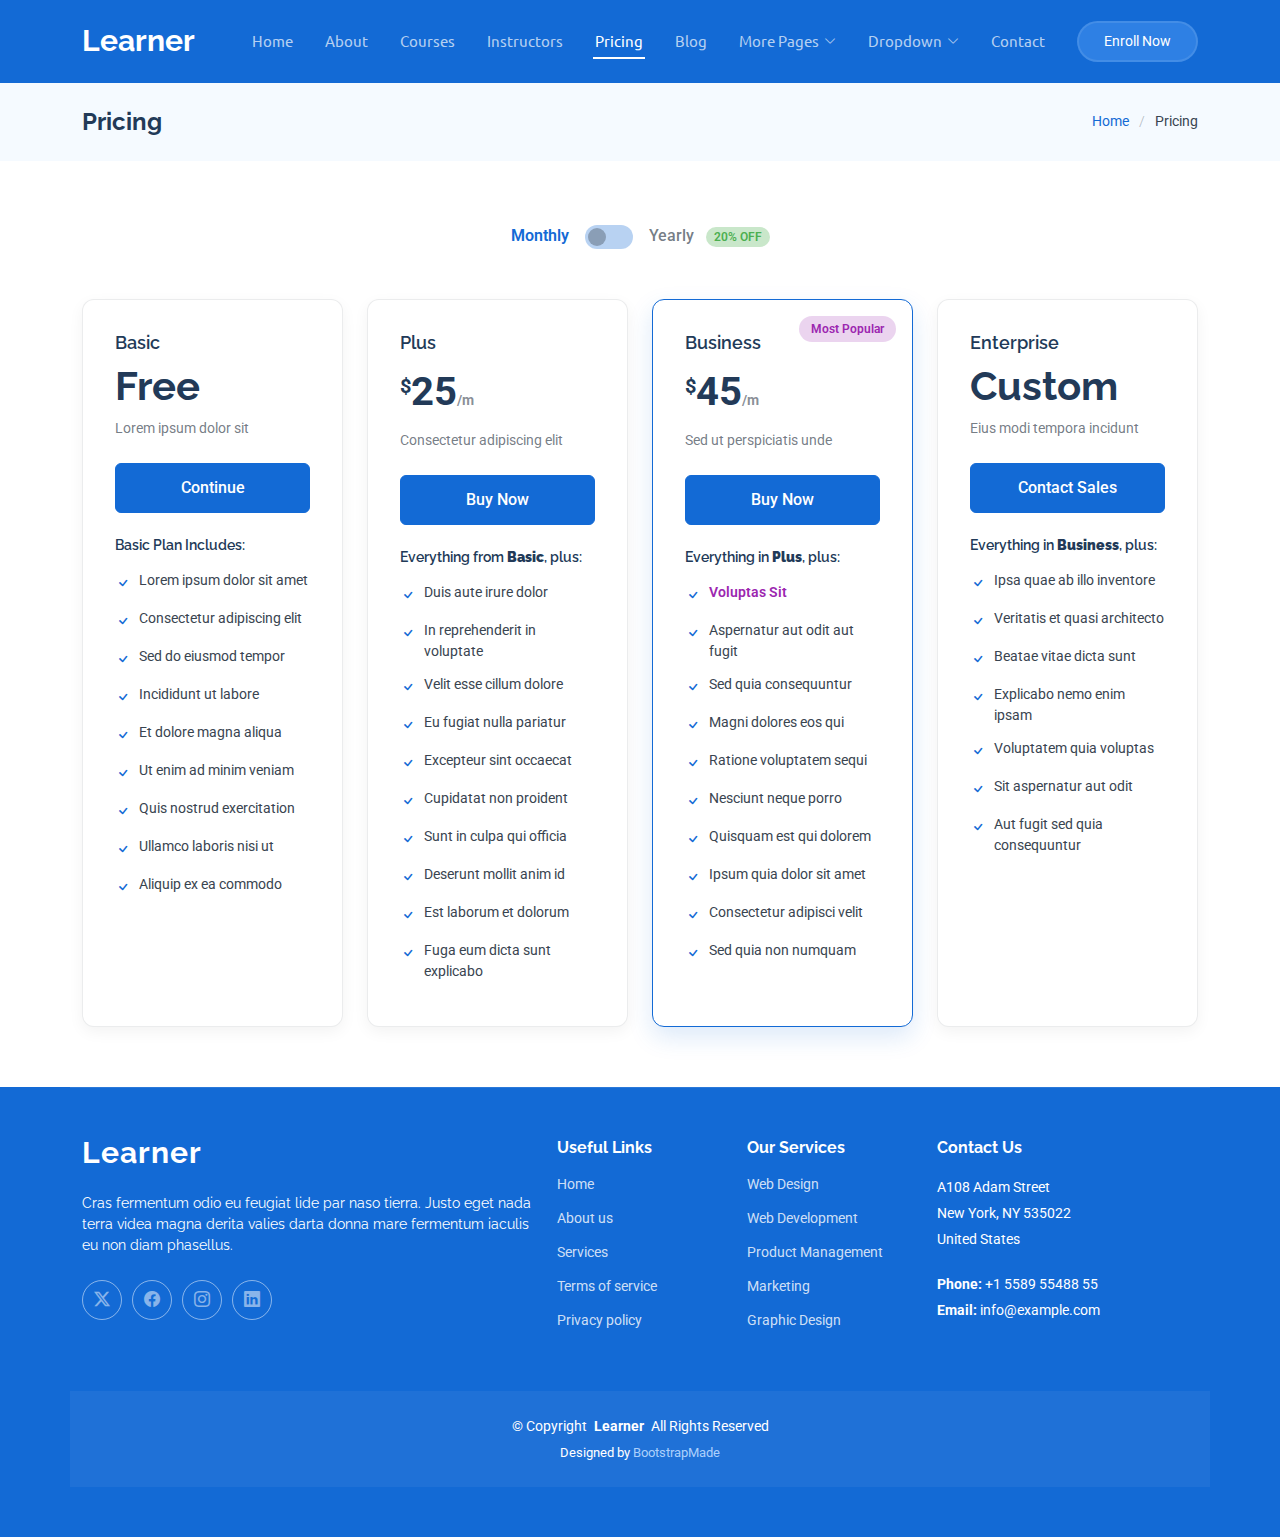
<file: pricing.html>
<!DOCTYPE html>
<html lang="en">

<head>
  <meta charset="utf-8">
  <meta content="width=device-width, initial-scale=1.0" name="viewport">
  <title>Pricing - Learner Bootstrap Template</title>
  <meta name="description" content="">
  <meta name="keywords" content="">

  <!-- Favicons -->
  <link href="assets/img/favicon.png" rel="icon">
  <link href="assets/img/apple-touch-icon.png" rel="apple-touch-icon">

  <!-- Fonts -->
  <link href="https://fonts.googleapis.com" rel="preconnect">
  <link href="https://fonts.gstatic.com" rel="preconnect" crossorigin>
  <link href="https://fonts.googleapis.com/css2?family=Roboto:ital,wght@0,100;0,300;0,400;0,500;0,700;0,900;1,100;1,300;1,400;1,500;1,700;1,900&family=Raleway:ital,wght@0,100;0,200;0,300;0,400;0,500;0,600;0,700;0,800;0,900;1,100;1,200;1,300;1,400;1,500;1,600;1,700;1,800;1,900&family=Ubuntu:ital,wght@0,300;0,400;0,500;0,700;1,300;1,400;1,500;1,700&display=swap" rel="stylesheet">

  <!-- Vendor CSS Files -->
  <link href="assets/vendor/bootstrap/css/bootstrap.min.css" rel="stylesheet">
  <link href="assets/vendor/bootstrap-icons/bootstrap-icons.css" rel="stylesheet">
  <link href="assets/vendor/aos/aos.css" rel="stylesheet">
  <link href="assets/vendor/swiper/swiper-bundle.min.css" rel="stylesheet">

  <!-- Main CSS File -->
  <link href="assets/css/main.css" rel="stylesheet">

  <!-- =======================================================
  * Template Name: Learner
  * Template URL: https://bootstrapmade.com/learner-bootstrap-course-template/
  * Updated: Jul 08 2025 with Bootstrap v5.3.7
  * Author: BootstrapMade.com
  * License: https://bootstrapmade.com/license/
  ======================================================== -->
</head>

<body class="pricing-page">

  <header id="header" class="header d-flex align-items-center sticky-top">
    <div class="container-fluid container-xl position-relative d-flex align-items-center">

      <a href="index.html" class="logo d-flex align-items-center me-auto">
        <!-- Uncomment the line below if you also wish to use an image logo -->
        <!-- <img src="assets/img/logo.webp" alt=""> -->
        <h1 class="sitename">Learner</h1>
      </a>

      <nav id="navmenu" class="navmenu">
        <ul>
          <li><a href="index.html">Home</a></li>
          <li><a href="about.html">About</a></li>
          <li><a href="courses.html">Courses</a></li>
          <li><a href="instructors.html">Instructors</a></li>
          <li><a href="pricing.html" class="active">Pricing</a></li>
          <li><a href="blog.html">Blog</a></li>
          <li class="dropdown"><a href="#"><span>More Pages</span> <i class="bi bi-chevron-down toggle-dropdown"></i></a>
            <ul>
              <li><a href="course-details.html">Course Details</a></li>
              <li><a href="instructor-profile.html">Instructor Profile</a></li>
              <li><a href="events.html">Events</a></li>
              <li><a href="blog-details.html">Blog Details</a></li>
              <li><a href="terms.html">Terms</a></li>
              <li><a href="privacy.html">Privacy</a></li>
              <li><a href="404.html">404</a></li>
            </ul>
          </li>

          <li class="dropdown"><a href="#"><span>Dropdown</span> <i class="bi bi-chevron-down toggle-dropdown"></i></a>
            <ul>
              <li><a href="#">Dropdown 1</a></li>
              <li class="dropdown"><a href="#"><span>Deep Dropdown</span> <i class="bi bi-chevron-down toggle-dropdown"></i></a>
                <ul>
                  <li><a href="#">Deep Dropdown 1</a></li>
                  <li><a href="#">Deep Dropdown 2</a></li>
                  <li><a href="#">Deep Dropdown 3</a></li>
                  <li><a href="#">Deep Dropdown 4</a></li>
                  <li><a href="#">Deep Dropdown 5</a></li>
                </ul>
              </li>
              <li><a href="#">Dropdown 2</a></li>
              <li><a href="#">Dropdown 3</a></li>
              <li><a href="#">Dropdown 4</a></li>
            </ul>
          </li>
          <li><a href="contact.html">Contact</a></li>
        </ul>
        <i class="mobile-nav-toggle d-xl-none bi bi-list"></i>
      </nav>

      <a class="btn-getstarted" href="enroll.html">Enroll Now</a>

    </div>
  </header>

  <main class="main">

    <!-- Page Title -->
    <div class="page-title light-background">
      <div class="container d-lg-flex justify-content-between align-items-center">
        <h1 class="mb-2 mb-lg-0">Pricing</h1>
        <nav class="breadcrumbs">
          <ol>
            <li><a href="index.html">Home</a></li>
            <li class="current">Pricing</li>
          </ol>
        </nav>
      </div>
    </div><!-- End Page Title -->

    <!-- Pricing Section -->
    <section id="pricing" class="pricing section">

      <div class="container pricing-toggle-container" data-aos="fade-up" data-aos-delay="100">

        <!-- Pricing Toggle -->
        <div class="pricing-toggle d-flex align-items-center justify-content-center text-center mb-5">
          <span class="monthly active">Monthly</span>
          <div class="form-check form-switch d-inline-block mx-3">
            <input class="form-check-input" type="checkbox" id="pricingSwitch">
            <label class="form-check-label" for="pricingSwitch"></label>
          </div>
          <span class="yearly">Yearly <span class="badge">20% OFF</span></span>
        </div>

        <!-- Pricing Plans -->
        <div class="row gy-4 justify-content-center">

          <!-- Basic Plan -->
          <div class="col-lg-3 col-md-6" data-aos="fade-up" data-aos-delay="100">
            <div class="pricing-item">
              <div class="pricing-header">
                <h6 class="pricing-category">Basic</h6>
                <div class="price-wrap">
                  <h2 class="price">Free</h2>
                </div>
                <p class="pricing-description">Lorem ipsum dolor sit</p>
              </div>

              <div class="pricing-cta">
                <a href="#" class="btn btn-primary w-100">Continue</a>
              </div>

              <div class="pricing-features">
                <h6>Basic Plan Includes:</h6>
                <ul class="feature-list">
                  <li><i class="bi bi-check"></i> Lorem ipsum dolor sit amet</li>
                  <li><i class="bi bi-check"></i> Consectetur adipiscing elit</li>
                  <li><i class="bi bi-check"></i> Sed do eiusmod tempor</li>
                  <li><i class="bi bi-check"></i> Incididunt ut labore</li>
                  <li><i class="bi bi-check"></i> Et dolore magna aliqua</li>
                  <li><i class="bi bi-check"></i> Ut enim ad minim veniam</li>
                  <li><i class="bi bi-check"></i> Quis nostrud exercitation</li>
                  <li><i class="bi bi-check"></i> Ullamco laboris nisi ut</li>
                  <li><i class="bi bi-check"></i> Aliquip ex ea commodo</li>
                </ul>
              </div>
            </div>
          </div><!-- End Basic Plan -->

          <!-- Plus Plan -->
          <div class="col-lg-3 col-md-6" data-aos="fade-up" data-aos-delay="200">
            <div class="pricing-item">
              <div class="pricing-header">
                <h6 class="pricing-category">Plus</h6>
                <div class="price-wrap">
                  <div class="price monthly">
                    <sup>$</sup>25<span>/m</span>
                  </div>
                  <div class="price yearly">
                    <sup>$</sup>20<span>/m</span>
                  </div>
                </div>
                <p class="pricing-description">Consectetur adipiscing elit</p>
              </div>

              <div class="pricing-cta">
                <a href="#" class="btn btn-primary w-100">Buy Now</a>
              </div>

              <div class="pricing-features">
                <h6>Everything from <strong>Basic</strong>, plus:</h6>
                <ul class="feature-list">
                  <li><i class="bi bi-check"></i> Duis aute irure dolor</li>
                  <li><i class="bi bi-check"></i> In reprehenderit in voluptate</li>
                  <li><i class="bi bi-check"></i> Velit esse cillum dolore</li>
                  <li><i class="bi bi-check"></i> Eu fugiat nulla pariatur</li>
                  <li><i class="bi bi-check"></i> Excepteur sint occaecat</li>
                  <li><i class="bi bi-check"></i> Cupidatat non proident</li>
                  <li><i class="bi bi-check"></i> Sunt in culpa qui officia</li>
                  <li><i class="bi bi-check"></i> Deserunt mollit anim id</li>
                  <li><i class="bi bi-check"></i> Est laborum et dolorum</li>
                  <li><i class="bi bi-check"></i> Fuga eum dicta sunt explicabo</li>
                </ul>
              </div>
            </div>
          </div><!-- End Plus Plan -->

          <!-- Business Plan -->
          <div class="col-lg-3 col-md-6" data-aos="fade-up" data-aos-delay="300">
            <div class="pricing-item popular">
              <div class="popular-badge">Most Popular</div>
              <div class="pricing-header">
                <h6 class="pricing-category">Business</h6>
                <div class="price-wrap">
                  <div class="price monthly">
                    <sup>$</sup>45<span>/m</span>
                  </div>
                  <div class="price yearly">
                    <sup>$</sup>36<span>/m</span>
                  </div>
                </div>
                <p class="pricing-description">Sed ut perspiciatis unde</p>
              </div>

              <div class="pricing-cta">
                <a href="#" class="btn btn-primary w-100">Buy Now</a>
              </div>

              <div class="pricing-features">
                <h6>Everything in <strong>Plus</strong>, plus:</h6>
                <ul class="feature-list">
                  <li><i class="bi bi-check"></i> <span class="feature-highlight">Voluptas Sit</span></li>
                  <li><i class="bi bi-check"></i> Aspernatur aut odit aut fugit</li>
                  <li><i class="bi bi-check"></i> Sed quia consequuntur</li>
                  <li><i class="bi bi-check"></i> Magni dolores eos qui</li>
                  <li><i class="bi bi-check"></i> Ratione voluptatem sequi</li>
                  <li><i class="bi bi-check"></i> Nesciunt neque porro</li>
                  <li><i class="bi bi-check"></i> Quisquam est qui dolorem</li>
                  <li><i class="bi bi-check"></i> Ipsum quia dolor sit amet</li>
                  <li><i class="bi bi-check"></i> Consectetur adipisci velit</li>
                  <li><i class="bi bi-check"></i> Sed quia non numquam</li>
                </ul>
              </div>
            </div>
          </div><!-- End Business Plan -->

          <!-- Enterprise Plan -->
          <div class="col-lg-3 col-md-6" data-aos="fade-up" data-aos-delay="400">
            <div class="pricing-item">
              <div class="pricing-header">
                <h6 class="pricing-category">Enterprise</h6>
                <div class="price-wrap">
                  <h2 class="price">Custom</h2>
                </div>
                <p class="pricing-description">Eius modi tempora incidunt</p>
              </div>

              <div class="pricing-cta">
                <a href="#" class="btn btn-primary w-100">Contact Sales</a>
              </div>

              <div class="pricing-features">
                <h6>Everything in <strong>Business</strong>, plus:</h6>
                <ul class="feature-list">
                  <li><i class="bi bi-check"></i> Ipsa quae ab illo inventore</li>
                  <li><i class="bi bi-check"></i> Veritatis et quasi architecto</li>
                  <li><i class="bi bi-check"></i> Beatae vitae dicta sunt</li>
                  <li><i class="bi bi-check"></i> Explicabo nemo enim ipsam</li>
                  <li><i class="bi bi-check"></i> Voluptatem quia voluptas</li>
                  <li><i class="bi bi-check"></i> Sit aspernatur aut odit</li>
                  <li><i class="bi bi-check"></i> Aut fugit sed quia consequuntur</li>
                </ul>
              </div>
            </div>
          </div><!-- End Enterprise Plan -->

        </div>

      </div>

    </section><!-- /Pricing Section -->

  </main>

  <footer id="footer" class="footer accent-background">

    <div class="container footer-top">
      <div class="row gy-4">
        <div class="col-lg-5 col-md-12 footer-about">
          <a href="index.html" class="logo d-flex align-items-center">
            <span class="sitename">Learner</span>
          </a>
          <p>Cras fermentum odio eu feugiat lide par naso tierra. Justo eget nada terra videa magna derita valies darta donna mare fermentum iaculis eu non diam phasellus.</p>
          <div class="social-links d-flex mt-4">
            <a href=""><i class="bi bi-twitter-x"></i></a>
            <a href=""><i class="bi bi-facebook"></i></a>
            <a href=""><i class="bi bi-instagram"></i></a>
            <a href=""><i class="bi bi-linkedin"></i></a>
          </div>
        </div>

        <div class="col-lg-2 col-6 footer-links">
          <h4>Useful Links</h4>
          <ul>
            <li><a href="#">Home</a></li>
            <li><a href="#">About us</a></li>
            <li><a href="#">Services</a></li>
            <li><a href="#">Terms of service</a></li>
            <li><a href="#">Privacy policy</a></li>
          </ul>
        </div>

        <div class="col-lg-2 col-6 footer-links">
          <h4>Our Services</h4>
          <ul>
            <li><a href="#">Web Design</a></li>
            <li><a href="#">Web Development</a></li>
            <li><a href="#">Product Management</a></li>
            <li><a href="#">Marketing</a></li>
            <li><a href="#">Graphic Design</a></li>
          </ul>
        </div>

        <div class="col-lg-3 col-md-12 footer-contact text-center text-md-start">
          <h4>Contact Us</h4>
          <p>A108 Adam Street</p>
          <p>New York, NY 535022</p>
          <p>United States</p>
          <p class="mt-4"><strong>Phone:</strong> <span>+1 5589 55488 55</span></p>
          <p><strong>Email:</strong> <span>info@example.com</span></p>
        </div>

      </div>
    </div>

    <div class="container copyright text-center mt-4">
      <p>© <span>Copyright</span> <strong class="px-1 sitename">Learner</strong> <span>All Rights Reserved</span></p>
      <div class="credits">
        <!-- All the links in the footer should remain intact. -->
        <!-- You can delete the links only if you've purchased the pro version. -->
        <!-- Licensing information: https://bootstrapmade.com/license/ -->
        <!-- Purchase the pro version with working PHP/AJAX contact form: [buy-url] -->
        Designed by <a href="https://bootstrapmade.com/">BootstrapMade</a>
      </div>
    </div>

  </footer>

  <!-- Scroll Top -->
  <a href="#" id="scroll-top" class="scroll-top d-flex align-items-center justify-content-center"><i class="bi bi-arrow-up-short"></i></a>

  <!-- Preloader -->
  <div id="preloader"></div>

  <!-- Vendor JS Files -->
  <script src="assets/vendor/bootstrap/js/bootstrap.bundle.min.js"></script>
  <script src="assets/vendor/php-email-form/validate.js"></script>
  <script src="assets/vendor/aos/aos.js"></script>
  <script src="assets/vendor/purecounter/purecounter_vanilla.js"></script>
  <script src="assets/vendor/swiper/swiper-bundle.min.js"></script>

  <!-- Main JS File -->
  <script src="assets/js/main.js"></script>

</body>

</html>
</file>
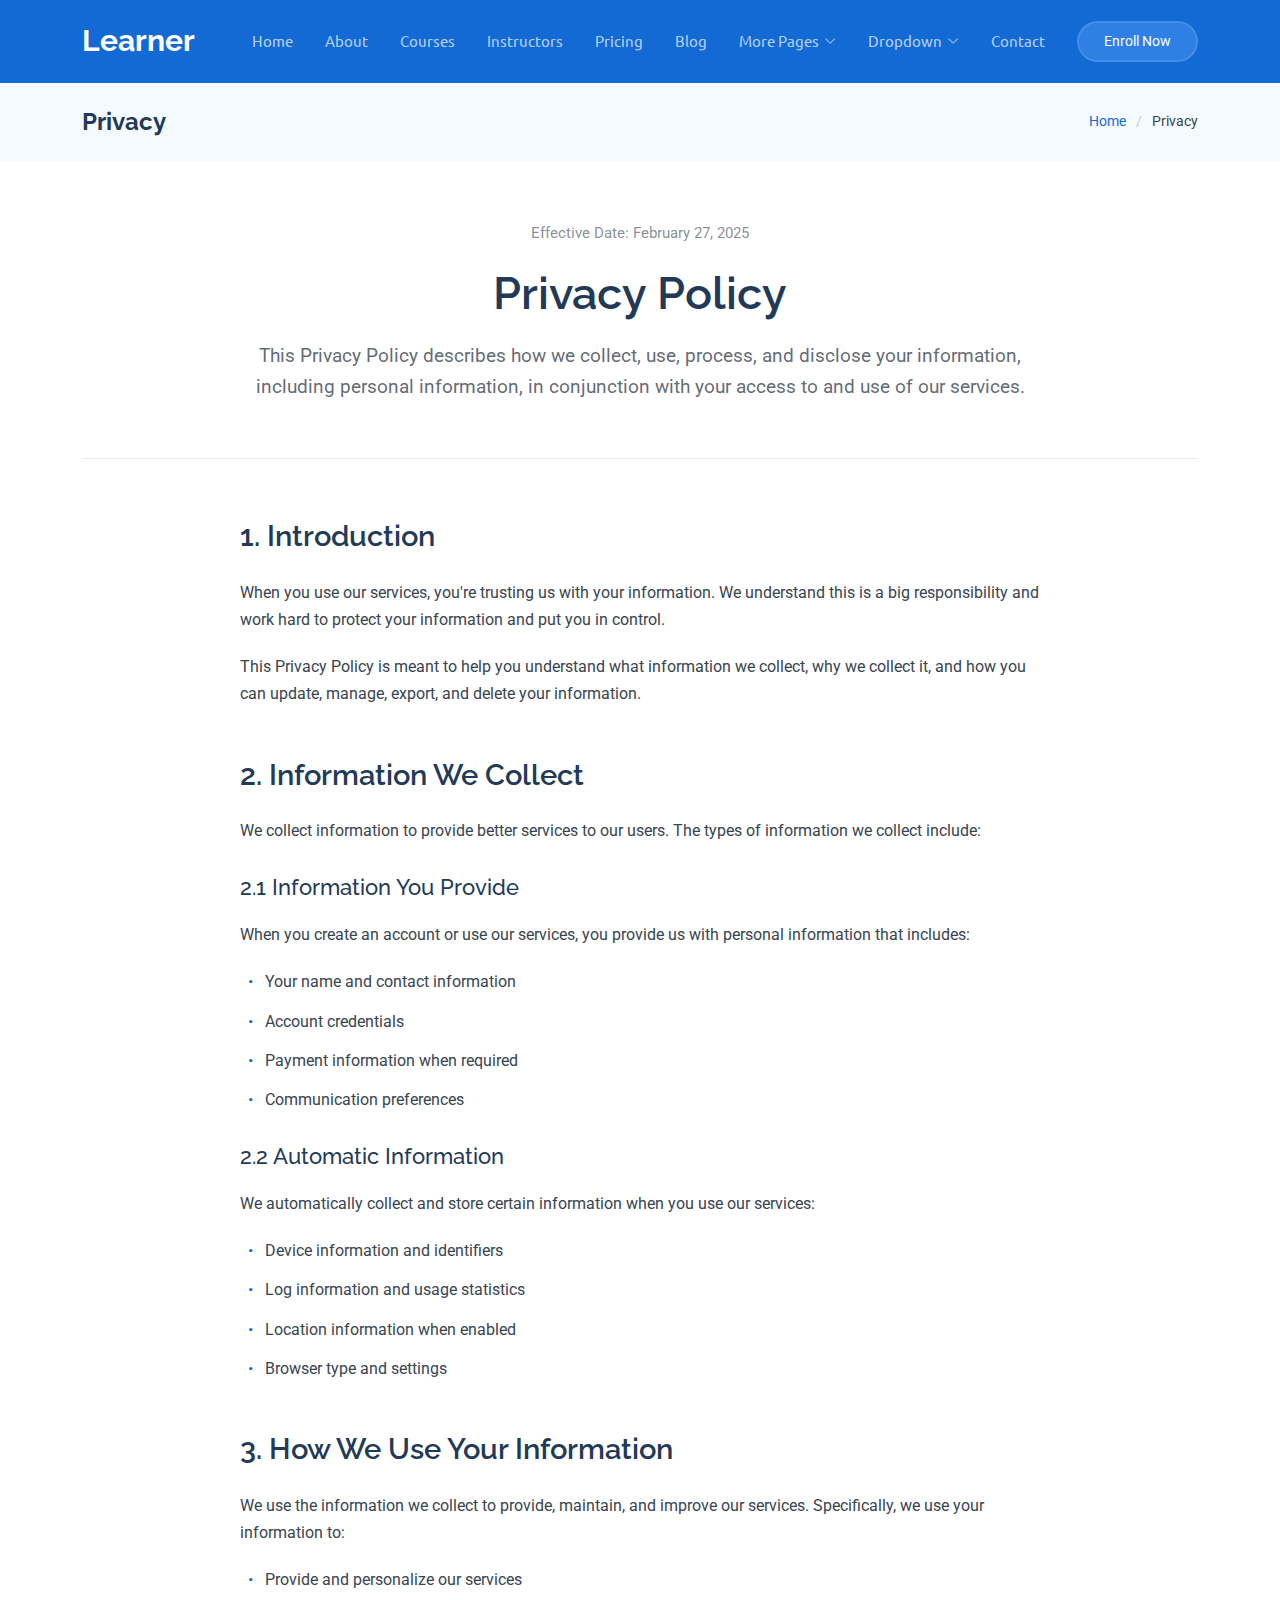
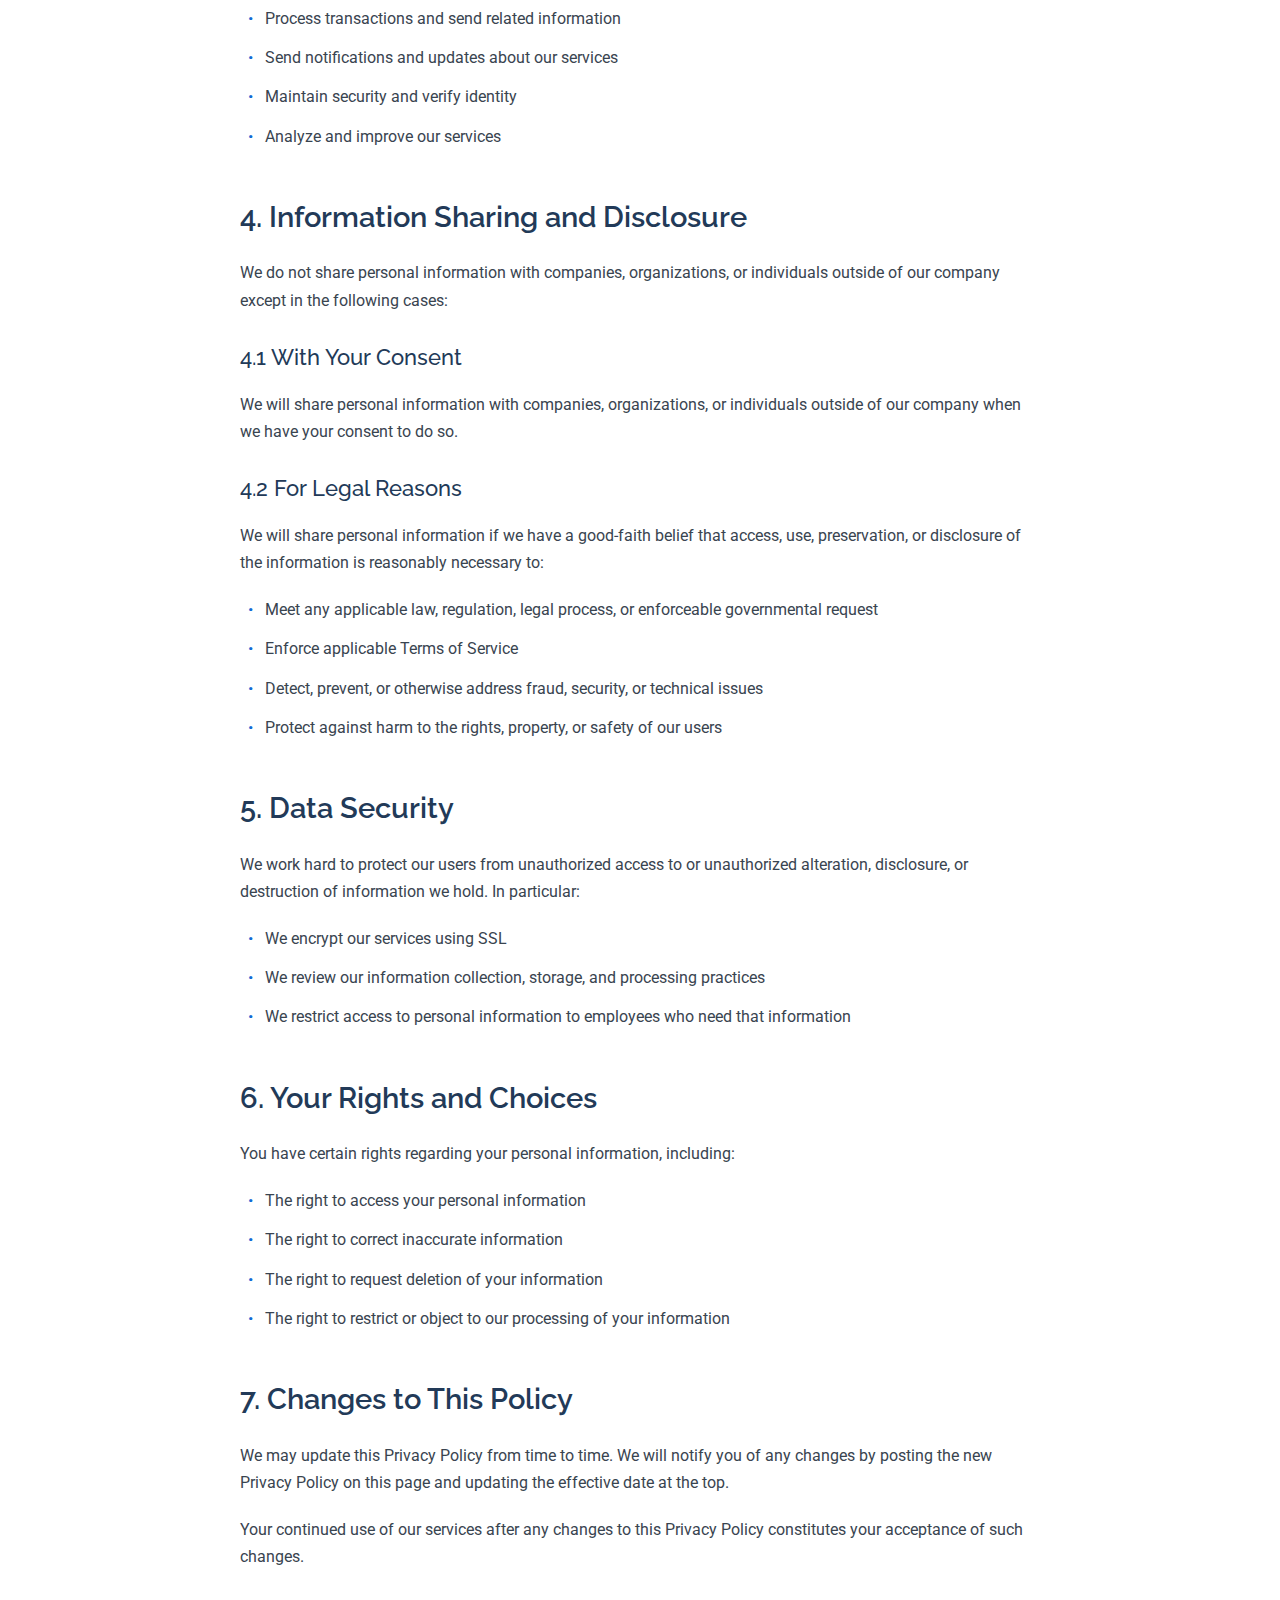
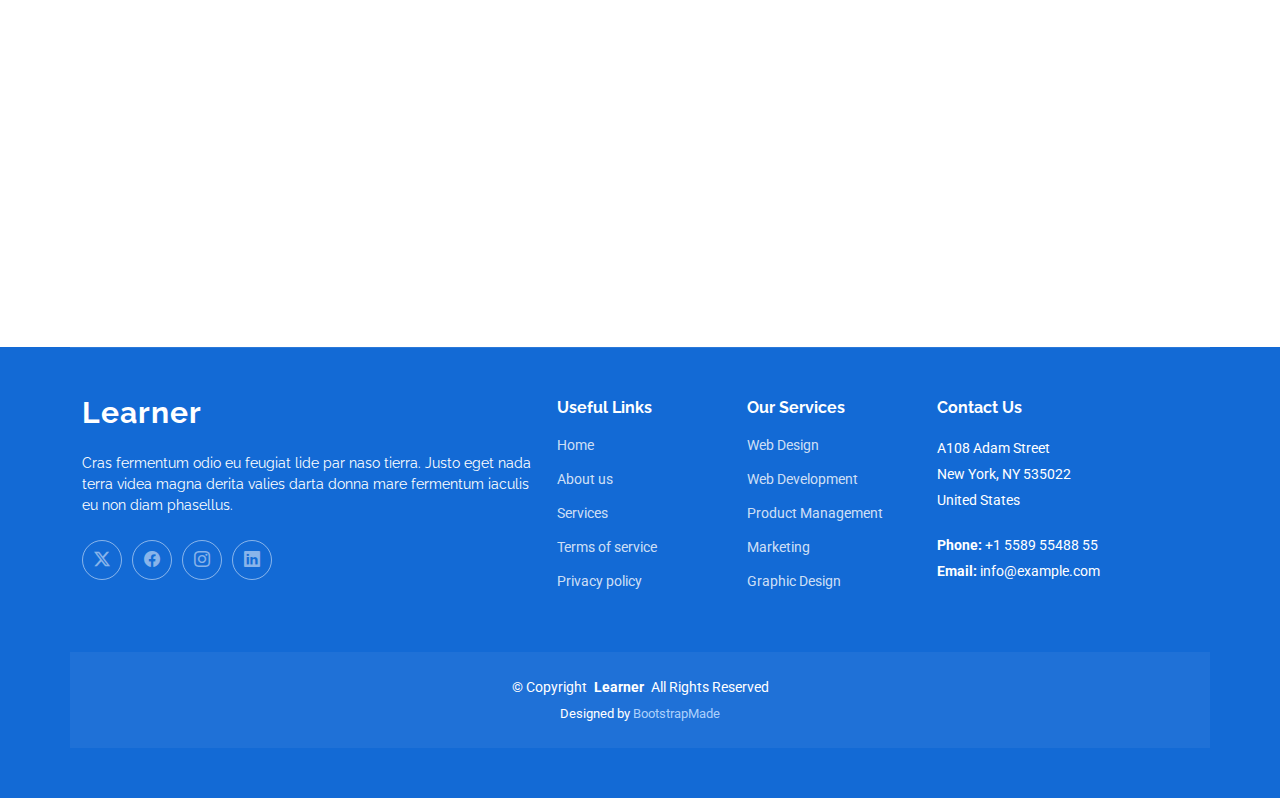
<file: privacy.html>
<!DOCTYPE html>
<html lang="en">

<head>
  <meta charset="utf-8">
  <meta content="width=device-width, initial-scale=1.0" name="viewport">
  <title>Privacy - Learner Bootstrap Template</title>
  <meta name="description" content="">
  <meta name="keywords" content="">

  <!-- Favicons -->
  <link href="assets/img/favicon.png" rel="icon">
  <link href="assets/img/apple-touch-icon.png" rel="apple-touch-icon">

  <!-- Fonts -->
  <link href="https://fonts.googleapis.com" rel="preconnect">
  <link href="https://fonts.gstatic.com" rel="preconnect" crossorigin>
  <link href="https://fonts.googleapis.com/css2?family=Roboto:ital,wght@0,100;0,300;0,400;0,500;0,700;0,900;1,100;1,300;1,400;1,500;1,700;1,900&family=Raleway:ital,wght@0,100;0,200;0,300;0,400;0,500;0,600;0,700;0,800;0,900;1,100;1,200;1,300;1,400;1,500;1,600;1,700;1,800;1,900&family=Ubuntu:ital,wght@0,300;0,400;0,500;0,700;1,300;1,400;1,500;1,700&display=swap" rel="stylesheet">

  <!-- Vendor CSS Files -->
  <link href="assets/vendor/bootstrap/css/bootstrap.min.css" rel="stylesheet">
  <link href="assets/vendor/bootstrap-icons/bootstrap-icons.css" rel="stylesheet">
  <link href="assets/vendor/aos/aos.css" rel="stylesheet">
  <link href="assets/vendor/swiper/swiper-bundle.min.css" rel="stylesheet">

  <!-- Main CSS File -->
  <link href="assets/css/main.css" rel="stylesheet">

  <!-- =======================================================
  * Template Name: Learner
  * Template URL: https://bootstrapmade.com/learner-bootstrap-course-template/
  * Updated: Jul 08 2025 with Bootstrap v5.3.7
  * Author: BootstrapMade.com
  * License: https://bootstrapmade.com/license/
  ======================================================== -->
</head>

<body class="privacy-page">

  <header id="header" class="header d-flex align-items-center sticky-top">
    <div class="container-fluid container-xl position-relative d-flex align-items-center">

      <a href="index.html" class="logo d-flex align-items-center me-auto">
        <!-- Uncomment the line below if you also wish to use an image logo -->
        <!-- <img src="assets/img/logo.webp" alt=""> -->
        <h1 class="sitename">Learner</h1>
      </a>

      <nav id="navmenu" class="navmenu">
        <ul>
          <li><a href="index.html">Home</a></li>
          <li><a href="about.html">About</a></li>
          <li><a href="courses.html">Courses</a></li>
          <li><a href="instructors.html">Instructors</a></li>
          <li><a href="pricing.html">Pricing</a></li>
          <li><a href="blog.html">Blog</a></li>
          <li class="dropdown"><a href="#"><span>More Pages</span> <i class="bi bi-chevron-down toggle-dropdown"></i></a>
            <ul>
              <li><a href="course-details.html">Course Details</a></li>
              <li><a href="instructor-profile.html">Instructor Profile</a></li>
              <li><a href="events.html">Events</a></li>
              <li><a href="blog-details.html">Blog Details</a></li>
              <li><a href="terms.html">Terms</a></li>
              <li><a href="privacy.html" class="active">Privacy</a></li>
              <li><a href="404.html">404</a></li>
            </ul>
          </li>

          <li class="dropdown"><a href="#"><span>Dropdown</span> <i class="bi bi-chevron-down toggle-dropdown"></i></a>
            <ul>
              <li><a href="#">Dropdown 1</a></li>
              <li class="dropdown"><a href="#"><span>Deep Dropdown</span> <i class="bi bi-chevron-down toggle-dropdown"></i></a>
                <ul>
                  <li><a href="#">Deep Dropdown 1</a></li>
                  <li><a href="#">Deep Dropdown 2</a></li>
                  <li><a href="#">Deep Dropdown 3</a></li>
                  <li><a href="#">Deep Dropdown 4</a></li>
                  <li><a href="#">Deep Dropdown 5</a></li>
                </ul>
              </li>
              <li><a href="#">Dropdown 2</a></li>
              <li><a href="#">Dropdown 3</a></li>
              <li><a href="#">Dropdown 4</a></li>
            </ul>
          </li>
          <li><a href="contact.html">Contact</a></li>
        </ul>
        <i class="mobile-nav-toggle d-xl-none bi bi-list"></i>
      </nav>

      <a class="btn-getstarted" href="enroll.html">Enroll Now</a>

    </div>
  </header>

  <main class="main">

    <!-- Page Title -->
    <div class="page-title light-background">
      <div class="container d-lg-flex justify-content-between align-items-center">
        <h1 class="mb-2 mb-lg-0">Privacy</h1>
        <nav class="breadcrumbs">
          <ol>
            <li><a href="index.html">Home</a></li>
            <li class="current">Privacy</li>
          </ol>
        </nav>
      </div>
    </div><!-- End Page Title -->

    <!-- Privacy Section -->
    <section id="privacy" class="privacy section">

      <div class="container" data-aos="fade-up">
        <!-- Header -->
        <div class="privacy-header" data-aos="fade-up">
          <div class="header-content">
            <div class="last-updated">Effective Date: February 27, 2025</div>
            <h1>Privacy Policy</h1>
            <p class="intro-text">This Privacy Policy describes how we collect, use, process, and disclose your information, including personal information, in conjunction with your access to and use of our services.</p>
          </div>
        </div>

        <!-- Main Content -->
        <div class="privacy-content" data-aos="fade-up">
          <!-- Introduction -->
          <div class="content-section">
            <h2>1. Introduction</h2>
            <p>When you use our services, you're trusting us with your information. We understand this is a big responsibility and work hard to protect your information and put you in control.</p>
            <p>This Privacy Policy is meant to help you understand what information we collect, why we collect it, and how you can update, manage, export, and delete your information.</p>
          </div>

          <!-- Information Collection -->
          <div class="content-section">
            <h2>2. Information We Collect</h2>
            <p>We collect information to provide better services to our users. The types of information we collect include:</p>

            <h3>2.1 Information You Provide</h3>
            <p>When you create an account or use our services, you provide us with personal information that includes:</p>
            <ul>
              <li>Your name and contact information</li>
              <li>Account credentials</li>
              <li>Payment information when required</li>
              <li>Communication preferences</li>
            </ul>

            <h3>2.2 Automatic Information</h3>
            <p>We automatically collect and store certain information when you use our services:</p>
            <ul>
              <li>Device information and identifiers</li>
              <li>Log information and usage statistics</li>
              <li>Location information when enabled</li>
              <li>Browser type and settings</li>
            </ul>
          </div>

          <!-- Use of Information -->
          <div class="content-section">
            <h2>3. How We Use Your Information</h2>
            <p>We use the information we collect to provide, maintain, and improve our services. Specifically, we use your information to:</p>
            <ul>
              <li>Provide and personalize our services</li>
              <li>Process transactions and send related information</li>
              <li>Send notifications and updates about our services</li>
              <li>Maintain security and verify identity</li>
              <li>Analyze and improve our services</li>
            </ul>
          </div>

          <!-- Information Sharing -->
          <div class="content-section">
            <h2>4. Information Sharing and Disclosure</h2>
            <p>We do not share personal information with companies, organizations, or individuals outside of our company except in the following cases:</p>

            <h3>4.1 With Your Consent</h3>
            <p>We will share personal information with companies, organizations, or individuals outside of our company when we have your consent to do so.</p>

            <h3>4.2 For Legal Reasons</h3>
            <p>We will share personal information if we have a good-faith belief that access, use, preservation, or disclosure of the information is reasonably necessary to:</p>
            <ul>
              <li>Meet any applicable law, regulation, legal process, or enforceable governmental request</li>
              <li>Enforce applicable Terms of Service</li>
              <li>Detect, prevent, or otherwise address fraud, security, or technical issues</li>
              <li>Protect against harm to the rights, property, or safety of our users</li>
            </ul>
          </div>

          <!-- Data Security -->
          <div class="content-section">
            <h2>5. Data Security</h2>
            <p>We work hard to protect our users from unauthorized access to or unauthorized alteration, disclosure, or destruction of information we hold. In particular:</p>
            <ul>
              <li>We encrypt our services using SSL</li>
              <li>We review our information collection, storage, and processing practices</li>
              <li>We restrict access to personal information to employees who need that information</li>
            </ul>
          </div>

          <!-- Your Rights -->
          <div class="content-section">
            <h2>6. Your Rights and Choices</h2>
            <p>You have certain rights regarding your personal information, including:</p>
            <ul>
              <li>The right to access your personal information</li>
              <li>The right to correct inaccurate information</li>
              <li>The right to request deletion of your information</li>
              <li>The right to restrict or object to our processing of your information</li>
            </ul>
          </div>

          <!-- Policy Updates -->
          <div class="content-section">
            <h2>7. Changes to This Policy</h2>
            <p>We may update this Privacy Policy from time to time. We will notify you of any changes by posting the new Privacy Policy on this page and updating the effective date at the top.</p>
            <p>Your continued use of our services after any changes to this Privacy Policy constitutes your acceptance of such changes.</p>
          </div>
        </div>

        <!-- Contact Section -->
        <div class="privacy-contact" data-aos="fade-up">
          <h2>Contact Us</h2>
          <p>If you have any questions about this Privacy Policy or our practices, please contact us:</p>
          <div class="contact-details">
            <p><strong>Email:</strong> privacy@example.com</p>
            <p><strong>Address:</strong> 123 Privacy Street, Security City, 12345</p>
          </div>
        </div>

      </div>

    </section><!-- /Privacy Section -->

  </main>

  <footer id="footer" class="footer accent-background">

    <div class="container footer-top">
      <div class="row gy-4">
        <div class="col-lg-5 col-md-12 footer-about">
          <a href="index.html" class="logo d-flex align-items-center">
            <span class="sitename">Learner</span>
          </a>
          <p>Cras fermentum odio eu feugiat lide par naso tierra. Justo eget nada terra videa magna derita valies darta donna mare fermentum iaculis eu non diam phasellus.</p>
          <div class="social-links d-flex mt-4">
            <a href=""><i class="bi bi-twitter-x"></i></a>
            <a href=""><i class="bi bi-facebook"></i></a>
            <a href=""><i class="bi bi-instagram"></i></a>
            <a href=""><i class="bi bi-linkedin"></i></a>
          </div>
        </div>

        <div class="col-lg-2 col-6 footer-links">
          <h4>Useful Links</h4>
          <ul>
            <li><a href="#">Home</a></li>
            <li><a href="#">About us</a></li>
            <li><a href="#">Services</a></li>
            <li><a href="#">Terms of service</a></li>
            <li><a href="#">Privacy policy</a></li>
          </ul>
        </div>

        <div class="col-lg-2 col-6 footer-links">
          <h4>Our Services</h4>
          <ul>
            <li><a href="#">Web Design</a></li>
            <li><a href="#">Web Development</a></li>
            <li><a href="#">Product Management</a></li>
            <li><a href="#">Marketing</a></li>
            <li><a href="#">Graphic Design</a></li>
          </ul>
        </div>

        <div class="col-lg-3 col-md-12 footer-contact text-center text-md-start">
          <h4>Contact Us</h4>
          <p>A108 Adam Street</p>
          <p>New York, NY 535022</p>
          <p>United States</p>
          <p class="mt-4"><strong>Phone:</strong> <span>+1 5589 55488 55</span></p>
          <p><strong>Email:</strong> <span>info@example.com</span></p>
        </div>

      </div>
    </div>

    <div class="container copyright text-center mt-4">
      <p>© <span>Copyright</span> <strong class="px-1 sitename">Learner</strong> <span>All Rights Reserved</span></p>
      <div class="credits">
        <!-- All the links in the footer should remain intact. -->
        <!-- You can delete the links only if you've purchased the pro version. -->
        <!-- Licensing information: https://bootstrapmade.com/license/ -->
        <!-- Purchase the pro version with working PHP/AJAX contact form: [buy-url] -->
        Designed by <a href="https://bootstrapmade.com/">BootstrapMade</a>
      </div>
    </div>

  </footer>

  <!-- Scroll Top -->
  <a href="#" id="scroll-top" class="scroll-top d-flex align-items-center justify-content-center"><i class="bi bi-arrow-up-short"></i></a>

  <!-- Preloader -->
  <div id="preloader"></div>

  <!-- Vendor JS Files -->
  <script src="assets/vendor/bootstrap/js/bootstrap.bundle.min.js"></script>
  <script src="assets/vendor/php-email-form/validate.js"></script>
  <script src="assets/vendor/aos/aos.js"></script>
  <script src="assets/vendor/purecounter/purecounter_vanilla.js"></script>
  <script src="assets/vendor/swiper/swiper-bundle.min.js"></script>

  <!-- Main JS File -->
  <script src="assets/js/main.js"></script>

</body>

</html>
</file>
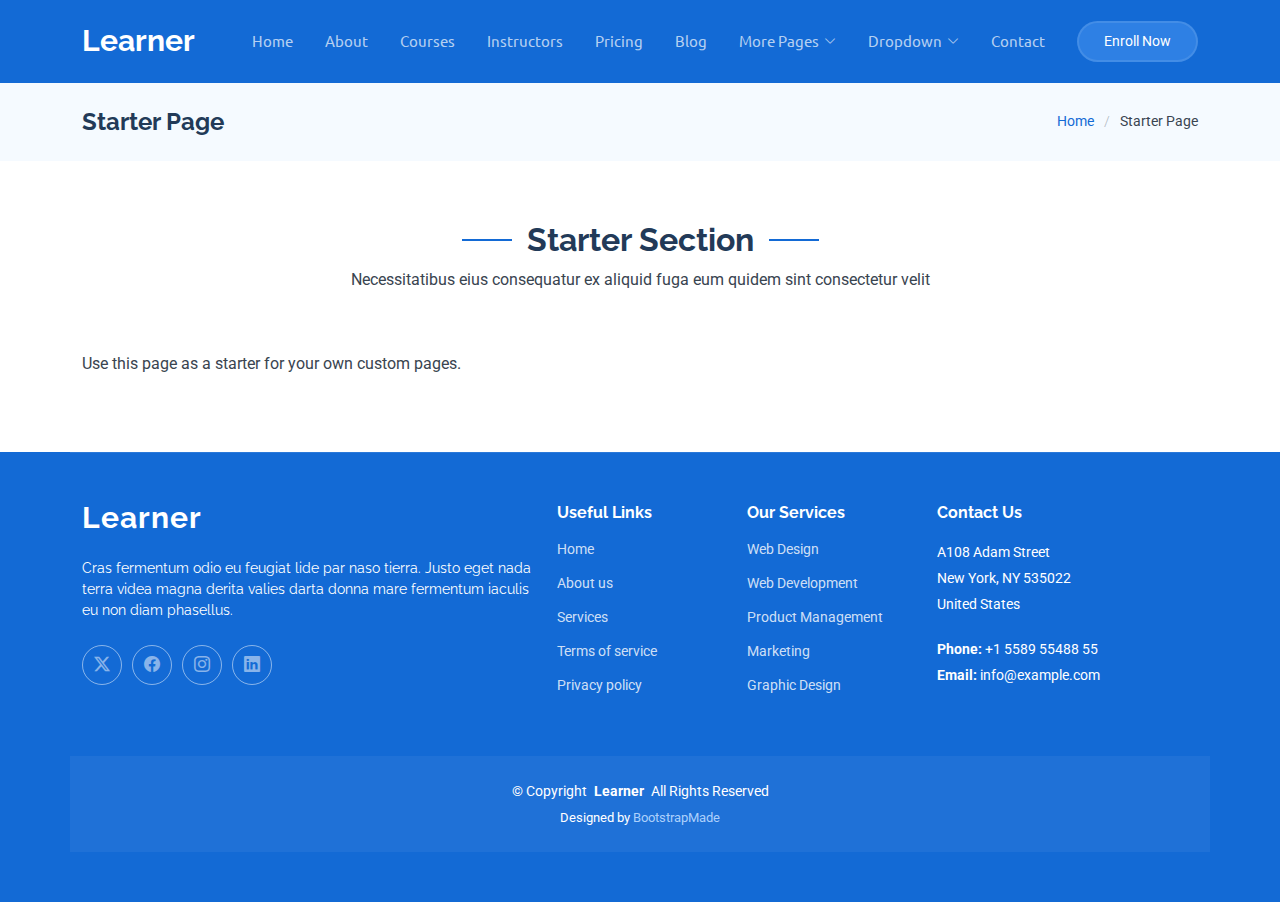
<file: starter-page.html>
<!DOCTYPE html>
<html lang="en">

<head>
  <meta charset="utf-8">
  <meta content="width=device-width, initial-scale=1.0" name="viewport">
  <title>Starter Page - Learner Bootstrap Template</title>
  <meta name="description" content="">
  <meta name="keywords" content="">

  <!-- Favicons -->
  <link href="assets/img/favicon.png" rel="icon">
  <link href="assets/img/apple-touch-icon.png" rel="apple-touch-icon">

  <!-- Fonts -->
  <link href="https://fonts.googleapis.com" rel="preconnect">
  <link href="https://fonts.gstatic.com" rel="preconnect" crossorigin>
  <link href="https://fonts.googleapis.com/css2?family=Roboto:ital,wght@0,100;0,300;0,400;0,500;0,700;0,900;1,100;1,300;1,400;1,500;1,700;1,900&family=Raleway:ital,wght@0,100;0,200;0,300;0,400;0,500;0,600;0,700;0,800;0,900;1,100;1,200;1,300;1,400;1,500;1,600;1,700;1,800;1,900&family=Ubuntu:ital,wght@0,300;0,400;0,500;0,700;1,300;1,400;1,500;1,700&display=swap" rel="stylesheet">

  <!-- Vendor CSS Files -->
  <link href="assets/vendor/bootstrap/css/bootstrap.min.css" rel="stylesheet">
  <link href="assets/vendor/bootstrap-icons/bootstrap-icons.css" rel="stylesheet">
  <link href="assets/vendor/aos/aos.css" rel="stylesheet">
  <link href="assets/vendor/swiper/swiper-bundle.min.css" rel="stylesheet">

  <!-- Main CSS File -->
  <link href="assets/css/main.css" rel="stylesheet">

  <!-- =======================================================
  * Template Name: Learner
  * Template URL: https://bootstrapmade.com/learner-bootstrap-course-template/
  * Updated: Jul 08 2025 with Bootstrap v5.3.7
  * Author: BootstrapMade.com
  * License: https://bootstrapmade.com/license/
  ======================================================== -->
</head>

<body class="starter-page-page">

  <header id="header" class="header d-flex align-items-center sticky-top">
    <div class="container-fluid container-xl position-relative d-flex align-items-center">

      <a href="index.html" class="logo d-flex align-items-center me-auto">
        <!-- Uncomment the line below if you also wish to use an image logo -->
        <!-- <img src="assets/img/logo.webp" alt=""> -->
        <h1 class="sitename">Learner</h1>
      </a>

      <nav id="navmenu" class="navmenu">
        <ul>
          <li><a href="index.html">Home</a></li>
          <li><a href="about.html">About</a></li>
          <li><a href="courses.html">Courses</a></li>
          <li><a href="instructors.html">Instructors</a></li>
          <li><a href="pricing.html">Pricing</a></li>
          <li><a href="blog.html">Blog</a></li>
          <li class="dropdown"><a href="#"><span>More Pages</span> <i class="bi bi-chevron-down toggle-dropdown"></i></a>
            <ul>
              <li><a href="course-details.html">Course Details</a></li>
              <li><a href="instructor-profile.html">Instructor Profile</a></li>
              <li><a href="events.html">Events</a></li>
              <li><a href="blog-details.html">Blog Details</a></li>
              <li><a href="terms.html">Terms</a></li>
              <li><a href="privacy.html">Privacy</a></li>
              <li><a href="404.html">404</a></li>
            </ul>
          </li>

          <li class="dropdown"><a href="#"><span>Dropdown</span> <i class="bi bi-chevron-down toggle-dropdown"></i></a>
            <ul>
              <li><a href="#">Dropdown 1</a></li>
              <li class="dropdown"><a href="#"><span>Deep Dropdown</span> <i class="bi bi-chevron-down toggle-dropdown"></i></a>
                <ul>
                  <li><a href="#">Deep Dropdown 1</a></li>
                  <li><a href="#">Deep Dropdown 2</a></li>
                  <li><a href="#">Deep Dropdown 3</a></li>
                  <li><a href="#">Deep Dropdown 4</a></li>
                  <li><a href="#">Deep Dropdown 5</a></li>
                </ul>
              </li>
              <li><a href="#">Dropdown 2</a></li>
              <li><a href="#">Dropdown 3</a></li>
              <li><a href="#">Dropdown 4</a></li>
            </ul>
          </li>
          <li><a href="contact.html">Contact</a></li>
        </ul>
        <i class="mobile-nav-toggle d-xl-none bi bi-list"></i>
      </nav>

      <a class="btn-getstarted" href="enroll.html">Enroll Now</a>

    </div>
  </header>

  <main class="main">

    <!-- Page Title -->
    <div class="page-title light-background">
      <div class="container d-lg-flex justify-content-between align-items-center">
        <h1 class="mb-2 mb-lg-0">Starter Page</h1>
        <nav class="breadcrumbs">
          <ol>
            <li><a href="index.html">Home</a></li>
            <li class="current">Starter Page</li>
          </ol>
        </nav>
      </div>
    </div><!-- End Page Title -->

    <!-- Starter Section Section -->
    <section id="starter-section" class="starter-section section">

      <!-- Section Title -->
      <div class="container section-title" data-aos="fade-up">
        <h2>Starter Section</h2>
        <p>Necessitatibus eius consequatur ex aliquid fuga eum quidem sint consectetur velit</p>
      </div><!-- End Section Title -->

      <div class="container" data-aos="fade-up">
        <p>Use this page as a starter for your own custom pages.</p>
      </div>

    </section><!-- /Starter Section Section -->

  </main>

  <footer id="footer" class="footer accent-background">

    <div class="container footer-top">
      <div class="row gy-4">
        <div class="col-lg-5 col-md-12 footer-about">
          <a href="index.html" class="logo d-flex align-items-center">
            <span class="sitename">Learner</span>
          </a>
          <p>Cras fermentum odio eu feugiat lide par naso tierra. Justo eget nada terra videa magna derita valies darta donna mare fermentum iaculis eu non diam phasellus.</p>
          <div class="social-links d-flex mt-4">
            <a href=""><i class="bi bi-twitter-x"></i></a>
            <a href=""><i class="bi bi-facebook"></i></a>
            <a href=""><i class="bi bi-instagram"></i></a>
            <a href=""><i class="bi bi-linkedin"></i></a>
          </div>
        </div>

        <div class="col-lg-2 col-6 footer-links">
          <h4>Useful Links</h4>
          <ul>
            <li><a href="#">Home</a></li>
            <li><a href="#">About us</a></li>
            <li><a href="#">Services</a></li>
            <li><a href="#">Terms of service</a></li>
            <li><a href="#">Privacy policy</a></li>
          </ul>
        </div>

        <div class="col-lg-2 col-6 footer-links">
          <h4>Our Services</h4>
          <ul>
            <li><a href="#">Web Design</a></li>
            <li><a href="#">Web Development</a></li>
            <li><a href="#">Product Management</a></li>
            <li><a href="#">Marketing</a></li>
            <li><a href="#">Graphic Design</a></li>
          </ul>
        </div>

        <div class="col-lg-3 col-md-12 footer-contact text-center text-md-start">
          <h4>Contact Us</h4>
          <p>A108 Adam Street</p>
          <p>New York, NY 535022</p>
          <p>United States</p>
          <p class="mt-4"><strong>Phone:</strong> <span>+1 5589 55488 55</span></p>
          <p><strong>Email:</strong> <span>info@example.com</span></p>
        </div>

      </div>
    </div>

    <div class="container copyright text-center mt-4">
      <p>© <span>Copyright</span> <strong class="px-1 sitename">Learner</strong> <span>All Rights Reserved</span></p>
      <div class="credits">
        <!-- All the links in the footer should remain intact. -->
        <!-- You can delete the links only if you've purchased the pro version. -->
        <!-- Licensing information: https://bootstrapmade.com/license/ -->
        <!-- Purchase the pro version with working PHP/AJAX contact form: [buy-url] -->
        Designed by <a href="https://bootstrapmade.com/">BootstrapMade</a>
      </div>
    </div>

  </footer>

  <!-- Scroll Top -->
  <a href="#" id="scroll-top" class="scroll-top d-flex align-items-center justify-content-center"><i class="bi bi-arrow-up-short"></i></a>

  <!-- Preloader -->
  <div id="preloader"></div>

  <!-- Vendor JS Files -->
  <script src="assets/vendor/bootstrap/js/bootstrap.bundle.min.js"></script>
  <script src="assets/vendor/php-email-form/validate.js"></script>
  <script src="assets/vendor/aos/aos.js"></script>
  <script src="assets/vendor/purecounter/purecounter_vanilla.js"></script>
  <script src="assets/vendor/swiper/swiper-bundle.min.js"></script>

  <!-- Main JS File -->
  <script src="assets/js/main.js"></script>

</body>

</html>
</file>
<file: assets/css/main.css>
/**
* Template Name: Learner
* Template URL: https://bootstrapmade.com/learner-bootstrap-course-template/
* Updated: Jul 08 2025 with Bootstrap v5.3.7
* Author: BootstrapMade.com
* License: https://bootstrapmade.com/license/
*/

@charset "UTF-8";

/*--------------------------------------------------------------
# Font & Color Variables
# Help: https://bootstrapmade.com/color-system/
--------------------------------------------------------------*/
/* Fonts */
:root {
  --default-font: "Roboto",  system-ui, -apple-system, "Segoe UI", Roboto, "Helvetica Neue", Arial, "Noto Sans", "Liberation Sans", sans-serif, "Apple Color Emoji", "Segoe UI Emoji", "Segoe UI Symbol", "Noto Color Emoji";
  --heading-font: "Raleway",  sans-serif;
  --nav-font: "Ubuntu",  sans-serif;
}

/* Global Colors - The following color variables are used throughout the website. Updating them here will change the color scheme of the entire website */
:root { 
  --background-color: #ffffff; /* Background color for the entire website, including individual sections */
  --default-color: #394450; /* Default color used for the majority of the text content across the entire website */
  --heading-color: #223a58; /* Color for headings, subheadings and title throughout the website */
  --accent-color: #136ad5; /* Accent color that represents your brand on the website. It's used for buttons, links, and other elements that need to stand out */
  --surface-color: #ffffff; /* The surface color is used as a background of boxed elements within sections, such as cards, icon boxes, or other elements that require a visual separation from the global background. */
  --contrast-color: #ffffff; /* Contrast color for text, ensuring readability against backgrounds of accent, heading, or default colors. */
}

/* Nav Menu Colors - The following color variables are used specifically for the navigation menu. They are separate from the global colors to allow for more customization options */
:root {
  --nav-color: rgba(255, 255, 255, 0.7);  /* The default color of the main navmenu links */
  --nav-hover-color: #ffffff; /* Applied to main navmenu links when they are hovered over or active */
  --nav-mobile-background-color: #ffffff; /* Used as the background color for mobile navigation menu */
  --nav-dropdown-background-color: #ffffff; /* Used as the background color for dropdown items that appear when hovering over primary navigation items */
  --nav-dropdown-color: #394450; /* Used for navigation links of the dropdown items in the navigation menu. */
  --nav-dropdown-hover-color: #136ad5; /* Similar to --nav-hover-color, this color is applied to dropdown navigation links when they are hovered over. */
}

/* Color Presets - These classes override global colors when applied to any section or element, providing reuse of the sam color scheme. */

.light-background {
  --background-color: #f5faff;
  --surface-color: #ffffff;
}

.dark-background {
  --background-color: #060606;
  --default-color: #ffffff;
  --heading-color: #ffffff;
  --surface-color: #252525;
  --contrast-color: #ffffff;
}

.accent-background {
  --background-color: #136ad5;
  --default-color: #ffffff;
  --heading-color: #ffffff;
  --accent-color: #acd0fc;
  --surface-color: #4188de;
  --contrast-color: #ffffff;
}

/* Smooth scroll */
:root {
  scroll-behavior: smooth;
}

/*--------------------------------------------------------------
# General Styling & Shared Classes
--------------------------------------------------------------*/
body {
  color: var(--default-color);
  background-color: var(--background-color);
  font-family: var(--default-font);
}

a {
  color: var(--accent-color);
  text-decoration: none;
  transition: 0.3s;
}

a:hover {
  color: color-mix(in srgb, var(--accent-color), transparent 25%);
  text-decoration: none;
}

h1,
h2,
h3,
h4,
h5,
h6 {
  color: var(--heading-color);
  font-family: var(--heading-font);
}

/* PHP Email Form Messages
------------------------------*/
.php-email-form .error-message {
  display: none;
  background: #df1529;
  color: #ffffff;
  text-align: left;
  padding: 15px;
  margin-bottom: 24px;
  font-weight: 600;
}

.php-email-form .sent-message {
  display: none;
  color: #ffffff;
  background: #059652;
  text-align: center;
  padding: 15px;
  margin-bottom: 24px;
  font-weight: 600;
}

.php-email-form .loading {
  display: none;
  background: var(--surface-color);
  text-align: center;
  padding: 15px;
  margin-bottom: 24px;
}

.php-email-form .loading:before {
  content: "";
  display: inline-block;
  border-radius: 50%;
  width: 24px;
  height: 24px;
  margin: 0 10px -6px 0;
  border: 3px solid var(--accent-color);
  border-top-color: var(--surface-color);
  animation: php-email-form-loading 1s linear infinite;
}

@keyframes php-email-form-loading {
  0% {
    transform: rotate(0deg);
  }

  100% {
    transform: rotate(360deg);
  }
}

/*--------------------------------------------------------------
# Global Header
--------------------------------------------------------------*/
.header {
  --background-color: #136ad5;
  --default-color: #ffffff;
  --heading-color: #ffffff;
  --accent-color: #2e80e4;
  color: var(--default-color);
  background-color: var(--background-color);
  padding: 15px 0;
  transition: all 0.5s;
  z-index: 997;
}

.header .logo {
  line-height: 1;
}

.header .logo img {
  max-height: 36px;
  margin-right: 8px;
}

.header .logo h1 {
  font-size: 30px;
  margin: 0;
  font-weight: 700;
  color: var(--heading-color);
}

.header .btn-getstarted,
.header .btn-getstarted:focus {
  color: var(--contrast-color);
  background: var(--accent-color);
  font-size: 14px;
  padding: 8px 25px;
  margin: 0 0 0 30px;
  border-radius: 50px;
  transition: 0.3s;
  border: 2px solid color-mix(in srgb, var(--contrast-color), transparent 90%);
}

.header .btn-getstarted:hover,
.header .btn-getstarted:focus:hover {
  color: var(--contrast-color);
  background: color-mix(in srgb, var(--contrast-color), transparent 90%);
}

@media (max-width: 1200px) {
  .header .logo {
    order: 1;
  }

  .header .btn-getstarted {
    order: 2;
    margin: 0 15px 0 0;
    padding: 6px 15px;
  }

  .header .navmenu {
    order: 3;
  }
}

.scrolled .header {
  box-shadow: 0px 0 18px rgba(0, 0, 0, 0.1);
}

/*--------------------------------------------------------------
# Navigation Menu
--------------------------------------------------------------*/
/* Desktop Navigation */
@media (min-width: 1200px) {
  .navmenu {
    padding: 0;
  }

  .navmenu ul {
    margin: 0;
    padding: 0;
    display: flex;
    list-style: none;
    align-items: center;
  }

  .navmenu li {
    position: relative;
  }

  .navmenu>ul>li {
    white-space: nowrap;
    padding: 15px 14px;
  }

  .navmenu>ul>li:last-child {
    padding-right: 0;
  }

  .navmenu a,
  .navmenu a:focus {
    color: var(--nav-color);
    font-size: 15px;
    padding: 0 2px;
    font-family: var(--nav-font);
    font-weight: 400;
    display: flex;
    align-items: center;
    justify-content: space-between;
    white-space: nowrap;
    transition: 0.3s;
    position: relative;
  }

  .navmenu a i,
  .navmenu a:focus i {
    font-size: 12px;
    line-height: 0;
    margin-left: 5px;
    transition: 0.3s;
  }

  .navmenu>ul>li>a:before {
    content: "";
    position: absolute;
    height: 2px;
    bottom: -6px;
    left: 0;
    background-color: var(--nav-hover-color);
    visibility: hidden;
    width: 0px;
    transition: all 0.3s ease-in-out 0s;
  }

  .navmenu a:hover:before,
  .navmenu li:hover>a:before,
  .navmenu .active:before {
    visibility: visible;
    width: 100%;
  }

  .navmenu li:hover>a,
  .navmenu .active,
  .navmenu .active:focus {
    color: var(--nav-hover-color);
  }

  .navmenu .dropdown ul {
    margin: 0;
    padding: 10px 0;
    background: var(--nav-dropdown-background-color);
    display: block;
    position: absolute;
    visibility: hidden;
    left: 14px;
    top: 130%;
    opacity: 0;
    transition: 0.3s;
    border-radius: 4px;
    z-index: 99;
    box-shadow: 0px 0px 30px rgba(0, 0, 0, 0.1);
  }

  .navmenu .dropdown ul li {
    min-width: 200px;
  }

  .navmenu .dropdown ul a {
    padding: 10px 20px;
    font-size: 15px;
    text-transform: none;
    color: var(--nav-dropdown-color);
  }

  .navmenu .dropdown ul a i {
    font-size: 12px;
  }

  .navmenu .dropdown ul a:hover,
  .navmenu .dropdown ul .active:hover,
  .navmenu .dropdown ul .active,
  .navmenu .dropdown ul li:hover>a {
    color: var(--nav-dropdown-hover-color);
  }

  .navmenu .dropdown:hover>ul {
    opacity: 1;
    top: 100%;
    visibility: visible;
  }

  .navmenu .dropdown .dropdown ul {
    top: 0;
    left: -90%;
    visibility: hidden;
  }

  .navmenu .dropdown .dropdown:hover>ul {
    opacity: 1;
    top: 0;
    left: -100%;
    visibility: visible;
  }
}

/* Mobile Navigation */
@media (max-width: 1199px) {
  .mobile-nav-toggle {
    color: var(--nav-color);
    font-size: 28px;
    line-height: 0;
    margin-right: 10px;
    cursor: pointer;
    transition: color 0.3s;
  }

  .navmenu {
    padding: 0;
    z-index: 9997;
  }

  .navmenu ul {
    display: none;
    list-style: none;
    position: absolute;
    inset: 60px 20px 20px 20px;
    padding: 10px 0;
    margin: 0;
    border-radius: 6px;
    background-color: var(--nav-mobile-background-color);
    border: 1px solid color-mix(in srgb, var(--default-color), transparent 90%);
    box-shadow: none;
    overflow-y: auto;
    transition: 0.3s;
    z-index: 9998;
  }

  .navmenu a,
  .navmenu a:focus {
    color: var(--nav-dropdown-color);
    padding: 10px 20px;
    font-family: var(--nav-font);
    font-size: 17px;
    font-weight: 500;
    display: flex;
    align-items: center;
    justify-content: space-between;
    white-space: nowrap;
    transition: 0.3s;
  }

  .navmenu a i,
  .navmenu a:focus i {
    font-size: 12px;
    line-height: 0;
    margin-left: 5px;
    width: 30px;
    height: 30px;
    display: flex;
    align-items: center;
    justify-content: center;
    border-radius: 50%;
    transition: 0.3s;
    background-color: color-mix(in srgb, var(--accent-color), transparent 90%);
  }

  .navmenu a i:hover,
  .navmenu a:focus i:hover {
    background-color: var(--accent-color);
    color: var(--contrast-color);
  }

  .navmenu a:hover,
  .navmenu .active,
  .navmenu .active:focus {
    color: var(--nav-dropdown-hover-color);
  }

  .navmenu .active i,
  .navmenu .active:focus i {
    background-color: var(--accent-color);
    color: var(--contrast-color);
    transform: rotate(180deg);
  }

  .navmenu .dropdown ul {
    position: static;
    display: none;
    z-index: 99;
    padding: 10px 0;
    margin: 10px 20px;
    background-color: var(--nav-dropdown-background-color);
    transition: all 0.5s ease-in-out;
  }

  .navmenu .dropdown ul ul {
    background-color: rgba(33, 37, 41, 0.1);
  }

  .navmenu .dropdown>.dropdown-active {
    display: block;
    background-color: rgba(33, 37, 41, 0.03);
  }

  .mobile-nav-active {
    overflow: hidden;
  }

  .mobile-nav-active .mobile-nav-toggle {
    color: #fff;
    position: absolute;
    font-size: 32px;
    top: 15px;
    right: 15px;
    margin-right: 0;
    z-index: 9999;
  }

  .mobile-nav-active .navmenu {
    position: fixed;
    overflow: hidden;
    inset: 0;
    background: rgba(33, 37, 41, 0.8);
    transition: 0.3s;
  }

  .mobile-nav-active .navmenu>ul {
    display: block;
  }
}

/*--------------------------------------------------------------
# Global Footer
--------------------------------------------------------------*/
.footer {
  color: var(--default-color);
  background-color: var(--background-color);
  font-size: 14px;
  padding-bottom: 50px;
  position: relative;
}

.footer .footer-top {
  padding-top: 50px;
  border-top: 1px solid color-mix(in srgb, var(--default-color), transparent 90%);
}

.footer .footer-about .logo {
  line-height: 1;
  margin-bottom: 25px;
}

.footer .footer-about .logo img {
  max-height: 40px;
  margin-right: 6px;
}

.footer .footer-about .logo span {
  color: var(--heading-color);
  font-size: 30px;
  font-weight: 700;
  letter-spacing: 1px;
  font-family: var(--heading-font);
}

.footer .footer-about p {
  font-size: 14px;
  font-family: var(--heading-font);
}

.footer .social-links a {
  display: flex;
  align-items: center;
  justify-content: center;
  width: 40px;
  height: 40px;
  border-radius: 50%;
  border: 1px solid color-mix(in srgb, var(--default-color), transparent 50%);
  font-size: 16px;
  color: color-mix(in srgb, var(--default-color), transparent 50%);
  margin-right: 10px;
  transition: 0.3s;
}

.footer .social-links a:hover {
  color: var(--accent-color);
  border-color: var(--accent-color);
}

.footer h4 {
  font-size: 16px;
  font-weight: bold;
  position: relative;
  padding-bottom: 12px;
}

.footer .footer-links {
  margin-bottom: 30px;
}

.footer .footer-links ul {
  list-style: none;
  padding: 0;
  margin: 0;
}

.footer .footer-links ul i {
  padding-right: 2px;
  font-size: 12px;
  line-height: 0;
}

.footer .footer-links ul li {
  padding: 10px 0;
  display: flex;
  align-items: center;
}

.footer .footer-links ul li:first-child {
  padding-top: 0;
}

.footer .footer-links ul a {
  color: color-mix(in srgb, var(--default-color), transparent 20%);
  display: inline-block;
  line-height: 1;
}

.footer .footer-links ul a:hover {
  color: var(--accent-color);
}

.footer .footer-contact p {
  margin-bottom: 5px;
}

.footer .copyright {
  padding-top: 25px;
  padding-bottom: 25px;
  background-color: color-mix(in srgb, var(--default-color), transparent 95%);
}

.footer .copyright p {
  margin-bottom: 0;
}

.footer .credits {
  margin-top: 6px;
  font-size: 13px;
}

/*--------------------------------------------------------------
# Preloader
--------------------------------------------------------------*/
#preloader {
  position: fixed;
  inset: 0;
  z-index: 999999;
  overflow: hidden;
  background: var(--background-color);
  transition: all 0.6s ease-out;
}

#preloader:before {
  content: "";
  position: fixed;
  top: calc(50% - 30px);
  left: calc(50% - 30px);
  border: 6px solid #ffffff;
  border-color: var(--accent-color) transparent var(--accent-color) transparent;
  border-radius: 50%;
  width: 60px;
  height: 60px;
  animation: animate-preloader 1.5s linear infinite;
}

@keyframes animate-preloader {
  0% {
    transform: rotate(0deg);
  }

  100% {
    transform: rotate(360deg);
  }
}

/*--------------------------------------------------------------
# Scroll Top Button
--------------------------------------------------------------*/
.scroll-top {
  position: fixed;
  visibility: hidden;
  opacity: 0;
  right: 15px;
  bottom: 15px;
  z-index: 99999;
  background-color: var(--accent-color);
  width: 40px;
  height: 40px;
  border-radius: 4px;
  transition: all 0.4s;
}

.scroll-top i {
  font-size: 24px;
  color: var(--contrast-color);
  line-height: 0;
}

.scroll-top:hover {
  background-color: color-mix(in srgb, var(--accent-color), transparent 20%);
  color: var(--contrast-color);
}

.scroll-top.active {
  visibility: visible;
  opacity: 1;
}

/*--------------------------------------------------------------
# Disable aos animation delay on mobile devices
--------------------------------------------------------------*/
@media screen and (max-width: 768px) {
  [data-aos-delay] {
    transition-delay: 0 !important;
  }
}

/*--------------------------------------------------------------
# Global Page Titles & Breadcrumbs
--------------------------------------------------------------*/
.page-title {
  color: var(--default-color);
  background-color: var(--background-color);
  padding: 25px 0;
  position: relative;
}

.page-title h1 {
  font-size: 24px;
  font-weight: 700;
}

.page-title .breadcrumbs ol {
  display: flex;
  flex-wrap: wrap;
  list-style: none;
  padding: 0;
  margin: 0;
  font-size: 14px;
  font-weight: 400;
}

.page-title .breadcrumbs ol li+li {
  padding-left: 10px;
}

.page-title .breadcrumbs ol li+li::before {
  content: "/";
  display: inline-block;
  padding-right: 10px;
  color: color-mix(in srgb, var(--default-color), transparent 70%);
}

/*--------------------------------------------------------------
# Global Sections
--------------------------------------------------------------*/
section,
.section {
  color: var(--default-color);
  background-color: var(--background-color);
  padding: 60px 0;
  scroll-margin-top: 90px;
  overflow: clip;
}

@media (max-width: 1199px) {

  section,
  .section {
    scroll-margin-top: 66px;
  }
}

/*--------------------------------------------------------------
# Global Section Titles
--------------------------------------------------------------*/
.section-title {
  text-align: center;
  padding-bottom: 60px;
  position: relative;
}

.section-title h2 {
  font-size: 32px;
  font-weight: 700;
  position: relative;
}

.section-title h2:before,
.section-title h2:after {
  content: "";
  width: 50px;
  height: 2px;
  background: var(--accent-color);
  display: inline-block;
}

.section-title h2:before {
  margin: 0 15px 10px 0;
}

.section-title h2:after {
  margin: 0 0 10px 15px;
}

.section-title p {
  margin-bottom: 0;
}

@media (max-width: 768px) {
  .section-title h2 {
    font-size: 20px;
  }

  .section-title h2:before,
  .section-title h2:after {
    content: "";
    width: 20px;
    height: 2px;
    background: var(--accent-color);
    display: inline-block;
  }
}

/*--------------------------------------------------------------
# Courses Hero Section
--------------------------------------------------------------*/
.courses-hero {
  position: relative;
  min-height: 70vh;
  display: flex;
  align-items: center;
  overflow: hidden;
  padding: 120px 0 60px;
}

.courses-hero .hero-content {
  position: relative;
  z-index: 2;
  width: 100%;
}

.courses-hero .hero-text h1 {
  font-size: 3.5rem;
  font-weight: 700;
  line-height: 1.2;
  margin-bottom: 1.5rem;
  color: var(--heading-color);
}

@media (max-width: 768px) {
  .courses-hero .hero-text h1 {
    font-size: 2.5rem;
  }
}

.courses-hero .hero-text p {
  font-size: 1.25rem;
  line-height: 1.6;
  margin-bottom: 2rem;
  color: color-mix(in srgb, var(--default-color), transparent 20%);
}

.courses-hero .hero-stats {
  display: flex;
  gap: 2rem;
  margin-bottom: 2.5rem;
}

@media (max-width: 576px) {
  .courses-hero .hero-stats {
    flex-direction: column;
    gap: 1rem;
  }
}

.courses-hero .hero-stats .stat-item {
  text-align: center;
}

.courses-hero .hero-stats .stat-item .number {
  display: block;
  font-size: 2.5rem;
  font-weight: 700;
  color: var(--accent-color);
  line-height: 1;
}

.courses-hero .hero-stats .stat-item .label {
  font-size: 0.9rem;
  color: color-mix(in srgb, var(--default-color), transparent 40%);
  font-weight: 500;
}

.courses-hero .hero-buttons {
  display: flex;
  gap: 1rem;
  margin-bottom: 2.5rem;
}

@media (max-width: 576px) {
  .courses-hero .hero-buttons {
    flex-direction: column;
  }
}

.courses-hero .hero-buttons .btn {
  padding: 15px 30px;
  font-weight: 600;
  font-size: 1rem;
  border-radius: 50px;
  transition: all 0.3s ease;
}

.courses-hero .hero-buttons .btn.btn-primary {
  background-color: var(--accent-color);
  border-color: var(--accent-color);
  color: var(--contrast-color);
}

.courses-hero .hero-buttons .btn.btn-primary:hover {
  background-color: color-mix(in srgb, var(--accent-color), black 15%);
  border-color: color-mix(in srgb, var(--accent-color), black 15%);
  transform: translateY(-2px);
}

.courses-hero .hero-buttons .btn.btn-outline {
  background-color: transparent;
  border: 2px solid var(--accent-color);
  color: var(--accent-color);
}

.courses-hero .hero-buttons .btn.btn-outline:hover {
  background-color: var(--accent-color);
  color: var(--contrast-color);
  transform: translateY(-2px);
}

.courses-hero .hero-features {
  display: flex;
  gap: 2rem;
}

@media (max-width: 768px) {
  .courses-hero .hero-features {
    flex-wrap: wrap;
    gap: 1rem;
  }
}

.courses-hero .hero-features .feature {
  display: flex;
  align-items: center;
  gap: 0.5rem;
}

.courses-hero .hero-features .feature i {
  font-size: 1.25rem;
  color: var(--accent-color);
}

.courses-hero .hero-features .feature span {
  font-size: 0.9rem;
  font-weight: 500;
  color: var(--default-color);
}

.courses-hero .hero-image {
  position: relative;
}

.courses-hero .hero-image .main-image {
  position: relative;
  border-radius: 20px;
  overflow: hidden;
  box-shadow: 0 20px 60px rgba(0, 0, 0, 0.1);
}

.courses-hero .hero-image .main-image img {
  width: 100%;
  height: auto;
  border-radius: 20px;
}

.courses-hero .hero-image .floating-cards {
  position: absolute;
  top: 0;
  left: 0;
  right: 0;
  bottom: 0;
  pointer-events: none;
}

.courses-hero .hero-image .floating-cards .course-card {
  position: absolute;
  background: var(--surface-color);
  border-radius: 15px;
  padding: 1rem 1.25rem;
  box-shadow: 0 10px 30px rgba(0, 0, 0, 0.15);
  display: flex;
  align-items: center;
  gap: 0.75rem;
  min-width: 200px;
}

.courses-hero .hero-image .floating-cards .course-card:nth-child(1) {
  top: 20%;
  left: -10%;
}

.courses-hero .hero-image .floating-cards .course-card:nth-child(2) {
  top: 50%;
  right: -15%;
}

.courses-hero .hero-image .floating-cards .course-card:nth-child(3) {
  bottom: 20%;
  left: -5%;
}

.courses-hero .hero-image .floating-cards .course-card .card-icon {
  width: 50px;
  height: 50px;
  border-radius: 12px;
  background: color-mix(in srgb, var(--accent-color), transparent 90%);
  display: flex;
  align-items: center;
  justify-content: center;
}

.courses-hero .hero-image .floating-cards .course-card .card-icon i {
  font-size: 1.5rem;
  color: var(--accent-color);
}

.courses-hero .hero-image .floating-cards .course-card .card-content h6 {
  margin: 0;
  font-size: 0.9rem;
  font-weight: 600;
  color: var(--heading-color);
  line-height: 1.2;
}

.courses-hero .hero-image .floating-cards .course-card .card-content span {
  font-size: 0.8rem;
  color: color-mix(in srgb, var(--default-color), transparent 40%);
}

@media (max-width: 992px) {
  .courses-hero .hero-image .floating-cards .course-card {
    display: none;
  }
}

.courses-hero .hero-background {
  position: absolute;
  top: 0;
  left: 0;
  right: 0;
  bottom: 0;
  z-index: 1;
  overflow: hidden;
}

.courses-hero .hero-background .bg-shapes {
  position: absolute;
  top: 0;
  left: 0;
  right: 0;
  bottom: 0;
}

.courses-hero .hero-background .bg-shapes .shape {
  position: absolute;
  border-radius: 50%;
  background: color-mix(in srgb, var(--accent-color), transparent 95%);
}

.courses-hero .hero-background .bg-shapes .shape.shape-1 {
  width: 300px;
  height: 300px;
  top: 10%;
  right: 10%;
  animation: float 6s ease-in-out infinite;
}

.courses-hero .hero-background .bg-shapes .shape.shape-2 {
  width: 200px;
  height: 200px;
  bottom: 20%;
  left: 5%;
  animation: float 8s ease-in-out infinite reverse;
}

.courses-hero .hero-background .bg-shapes .shape.shape-3 {
  width: 150px;
  height: 150px;
  top: 60%;
  right: 30%;
  animation: float 7s ease-in-out infinite;
}

@keyframes float {

  0%,
  100% {
    transform: translateY(0px);
  }

  50% {
    transform: translateY(-20px);
  }
}

@media (max-width: 992px) {
  .courses-hero {
    padding: 100px 0 60px;
    min-height: auto;
  }

  .courses-hero .hero-text {
    margin-bottom: 3rem;
  }
}

@media (max-width: 768px) {
  .courses-hero {
    text-align: center;
  }

  .courses-hero .hero-stats {
    justify-content: center;
  }

  .courses-hero .hero-features {
    justify-content: center;
  }
}

/*--------------------------------------------------------------
# Featured Courses Section
--------------------------------------------------------------*/
.featured-courses .course-card {
  background: var(--surface-color);
  border-radius: 15px;
  overflow: hidden;
  box-shadow: 0 5px 25px color-mix(in srgb, var(--default-color), transparent 90%);
  transition: all 0.3s ease;
  height: 100%;
  display: flex;
  flex-direction: column;
}

.featured-courses .course-card:hover {
  transform: translateY(-10px);
  box-shadow: 0 15px 40px color-mix(in srgb, var(--default-color), transparent 85%);
}

.featured-courses .course-image {
  position: relative;
  overflow: hidden;
  height: 220px;
}

.featured-courses .course-image img {
  width: 100%;
  height: 100%;
  object-fit: cover;
  transition: transform 0.3s ease;
}

.featured-courses .course-image:hover img {
  transform: scale(1.05);
}

.featured-courses .course-image .badge {
  position: absolute;
  top: 15px;
  left: 15px;
  padding: 6px 12px;
  border-radius: 20px;
  font-size: 12px;
  font-weight: 600;
  text-transform: uppercase;
  letter-spacing: 0.5px;
}

.featured-courses .course-image .badge.featured {
  background: var(--accent-color);
  color: var(--contrast-color);
}

.featured-courses .course-image .badge.new {
  background: #28a745;
  color: white;
}

.featured-courses .course-image .badge.certificate {
  background: #ffc107;
  color: #212529;
}

.featured-courses .course-image .badge.popular {
  background: #ff6b35;
  color: white;
}

.featured-courses .course-image .price-badge {
  position: absolute;
  top: 15px;
  right: 15px;
  background: var(--heading-color);
  color: var(--contrast-color);
  padding: 8px 15px;
  border-radius: 25px;
  font-weight: 700;
  font-size: 14px;
}

.featured-courses .course-content {
  padding: 25px;
  flex: 1;
  display: flex;
  flex-direction: column;
}

.featured-courses .course-meta {
  display: flex;
  gap: 15px;
  margin-bottom: 15px;
}

.featured-courses .course-meta span {
  font-size: 12px;
  padding: 4px 10px;
  border-radius: 15px;
  font-weight: 500;
}

.featured-courses .course-meta span.level {
  background: color-mix(in srgb, var(--accent-color), transparent 85%);
  color: var(--accent-color);
}

.featured-courses .course-meta span.duration {
  background: color-mix(in srgb, var(--heading-color), transparent 85%);
  color: var(--heading-color);
}

.featured-courses h3 {
  margin-bottom: 15px;
  font-size: 20px;
  line-height: 1.3;
}

.featured-courses h3 a {
  color: var(--heading-color);
  text-decoration: none;
  transition: color 0.3s ease;
}

.featured-courses h3 a:hover {
  color: var(--accent-color);
}

.featured-courses p {
  color: color-mix(in srgb, var(--default-color), transparent 20%);
  font-size: 14px;
  line-height: 1.6;
  margin-bottom: 20px;
}

.featured-courses .instructor {
  display: flex;
  align-items: center;
  gap: 12px;
  margin-bottom: 20px;
}

.featured-courses .instructor .instructor-img {
  width: 40px;
  height: 40px;
  border-radius: 50%;
  object-fit: cover;
}

.featured-courses .instructor .instructor-info h6 {
  margin: 0;
  font-size: 14px;
  font-weight: 600;
  color: var(--heading-color);
}

.featured-courses .instructor .instructor-info span {
  font-size: 12px;
  color: color-mix(in srgb, var(--default-color), transparent 40%);
}

.featured-courses .course-stats {
  display: flex;
  justify-content: space-between;
  align-items: center;
  margin-bottom: 25px;
  padding-top: 15px;
  border-top: 1px solid color-mix(in srgb, var(--default-color), transparent 90%);
}

.featured-courses .course-stats .rating {
  display: flex;
  align-items: center;
  gap: 3px;
}

.featured-courses .course-stats .rating i {
  color: #ffc107;
  font-size: 12px;
}

.featured-courses .course-stats .rating span {
  color: color-mix(in srgb, var(--default-color), transparent 30%);
  font-size: 12px;
  margin-left: 8px;
  font-weight: 500;
}

.featured-courses .course-stats .students {
  display: flex;
  align-items: center;
  gap: 5px;
}

.featured-courses .course-stats .students i {
  color: var(--accent-color);
  font-size: 14px;
}

.featured-courses .course-stats .students span {
  color: color-mix(in srgb, var(--default-color), transparent 30%);
  font-size: 12px;
  font-weight: 500;
}

.featured-courses .btn-course {
  display: inline-block;
  background: var(--accent-color);
  color: var(--contrast-color);
  padding: 12px 25px;
  border-radius: 25px;
  text-decoration: none;
  font-weight: 600;
  text-align: center;
  transition: all 0.3s ease;
  margin-top: auto;
}

.featured-courses .btn-course:hover {
  background: color-mix(in srgb, var(--accent-color), black 10%);
  transform: translateY(-2px);
}

.featured-courses .more-courses {
  margin-top: 50px;
}

.featured-courses .more-courses .btn-more {
  display: inline-block;
  background: transparent;
  color: var(--accent-color);
  padding: 15px 40px;
  border: 2px solid var(--accent-color);
  border-radius: 30px;
  text-decoration: none;
  font-weight: 600;
  transition: all 0.3s ease;
}

.featured-courses .more-courses .btn-more:hover {
  background: var(--accent-color);
  color: var(--contrast-color);
  transform: translateY(-3px);
}

@media (max-width: 768px) {
  .featured-courses .course-image {
    height: 200px;
  }

  .featured-courses .course-content {
    padding: 20px;
  }

  .featured-courses h3 {
    font-size: 18px;
  }

  .featured-courses .course-stats {
    flex-direction: column;
    gap: 10px;
    align-items: flex-start;
  }
}

/*--------------------------------------------------------------
# Course Categories Section
--------------------------------------------------------------*/
.course-categories .category-card {
  background: var(--surface-color);
  border-radius: 12px;
  padding: 30px 20px;
  text-align: center;
  transition: all 0.3s ease;
  border: 2px solid transparent;
  height: 100%;
  cursor: pointer;
  text-decoration: none;
  display: block;
}

.course-categories .category-card:hover {
  transform: translateY(-5px);
  box-shadow: 0 8px 25px rgba(0, 0, 0, 0.1);
  text-decoration: none;
}

.course-categories .category-card .category-icon {
  width: 60px;
  height: 60px;
  border-radius: 50%;
  display: flex;
  align-items: center;
  justify-content: center;
  margin: 0 auto 20px;
  transition: all 0.3s ease;
}

.course-categories .category-card .category-icon i {
  font-size: 30px;
  color: var(--contrast-color);
}

.course-categories .category-card h5 {
  font-size: 16px;
  font-weight: 600;
  margin-bottom: 8px;
  color: var(--heading-color);
}

.course-categories .category-card .course-count {
  font-size: 14px;
  color: color-mix(in srgb, var(--default-color), transparent 30%);
  font-weight: 500;
}

.course-categories .category-card.category-tech .category-icon {
  background: linear-gradient(135deg, #3b82f6, #1d4ed8);
}

.course-categories .category-card.category-tech:hover {
  border-color: #3b82f6;
}

.course-categories .category-card.category-business .category-icon {
  background: linear-gradient(135deg, #10b981, #047857);
}

.course-categories .category-card.category-business:hover {
  border-color: #10b981;
}

.course-categories .category-card.category-design .category-icon {
  background: linear-gradient(135deg, #8b5cf6, #6d28d9);
}

.course-categories .category-card.category-design:hover {
  border-color: #8b5cf6;
}

.course-categories .category-card.category-health .category-icon {
  background: linear-gradient(135deg, #ef4444, #dc2626);
}

.course-categories .category-card.category-health:hover {
  border-color: #ef4444;
}

.course-categories .category-card.category-language .category-icon {
  background: linear-gradient(135deg, #f97316, #ea580c);
}

.course-categories .category-card.category-language:hover {
  border-color: #f97316;
}

.course-categories .category-card.category-science .category-icon {
  background: linear-gradient(135deg, #06b6d4, #0891b2);
}

.course-categories .category-card.category-science:hover {
  border-color: #06b6d4;
}

.course-categories .category-card.category-marketing .category-icon {
  background: linear-gradient(135deg, #ec4899, #db2777);
}

.course-categories .category-card.category-marketing:hover {
  border-color: #ec4899;
}

.course-categories .category-card.category-finance .category-icon {
  background: linear-gradient(135deg, #059669, #047857);
}

.course-categories .category-card.category-finance:hover {
  border-color: #059669;
}

.course-categories .category-card.category-photography .category-icon {
  background: linear-gradient(135deg, #64748b, #475569);
}

.course-categories .category-card.category-photography:hover {
  border-color: #64748b;
}

.course-categories .category-card.category-music .category-icon {
  background: linear-gradient(135deg, #7c3aed, #5b21b6);
}

.course-categories .category-card.category-music:hover {
  border-color: #7c3aed;
}

.course-categories .category-card.category-engineering .category-icon {
  background: linear-gradient(135deg, #6b7280, #4b5563);
}

.course-categories .category-card.category-engineering:hover {
  border-color: #6b7280;
}

.course-categories .category-card.category-law .category-icon {
  background: linear-gradient(135deg, #f59e0b, #d97706);
}

.course-categories .category-card.category-law:hover {
  border-color: #f59e0b;
}

.course-categories .category-card.category-culinary .category-icon {
  background: linear-gradient(135deg, #f43f5e, #e11d48);
}

.course-categories .category-card.category-culinary:hover {
  border-color: #f43f5e;
}

.course-categories .category-card.category-sports .category-icon {
  background: linear-gradient(135deg, #84cc16, #65a30d);
}

.course-categories .category-card.category-sports:hover {
  border-color: #84cc16;
}

.course-categories .category-card.category-writing .category-icon {
  background: linear-gradient(135deg, #6366f1, #4338ca);
}

.course-categories .category-card.category-writing:hover {
  border-color: #6366f1;
}

.course-categories .category-card.category-psychology .category-icon {
  background: linear-gradient(135deg, #14b8a6, #0d9488);
}

.course-categories .category-card.category-psychology:hover {
  border-color: #14b8a6;
}

.course-categories .category-card.category-environment .category-icon {
  background: linear-gradient(135deg, #22c55e, #16a34a);
}

.course-categories .category-card.category-environment:hover {
  border-color: #22c55e;
}

.course-categories .category-card.category-communication .category-icon {
  background: linear-gradient(135deg, #0ea5e9, #0284c7);
}

.course-categories .category-card.category-communication:hover {
  border-color: #0ea5e9;
}

@media (max-width: 576px) {
  .course-categories .category-card {
    padding: 20px 15px;
  }

  .course-categories .category-card .category-icon {
    width: 50px;
    height: 50px;
    margin-bottom: 15px;
  }

  .course-categories .category-card .category-icon i {
    font-size: 24px;
  }

  .course-categories .category-card h5 {
    font-size: 14px;
  }

  .course-categories .category-card .course-count {
    font-size: 13px;
  }
}

/*--------------------------------------------------------------
# Featured Instructors Section
--------------------------------------------------------------*/
.featured-instructors .instructor-card {
  background: var(--surface-color);
  border-radius: 16px;
  overflow: hidden;
  box-shadow: 0 4px 20px color-mix(in srgb, var(--default-color), transparent 94%);
  border: 1px solid color-mix(in srgb, var(--default-color), transparent 92%);
  transition: all 0.3s ease;
  height: 100%;
  display: flex;
  flex-direction: column;
}

.featured-instructors .instructor-card:hover {
  transform: translateY(-5px);
  box-shadow: 0 8px 30px color-mix(in srgb, var(--default-color), transparent 88%);
}

.featured-instructors .instructor-card:hover .instructor-image .overlay-content {
  opacity: 1;
}

.featured-instructors .instructor-card:hover .instructor-image img {
  transform: scale(1.05);
}

.featured-instructors .instructor-image {
  position: relative;
  height: 250px;
  overflow: hidden;
}

.featured-instructors .instructor-image img {
  width: 100%;
  height: 100%;
  object-fit: cover;
  transition: transform 0.3s ease;
}

.featured-instructors .instructor-image .overlay-content {
  position: absolute;
  top: 15px;
  left: 15px;
  right: 15px;
  display: flex;
  justify-content: space-between;
  opacity: 0;
  transition: opacity 0.3s ease;
}

.featured-instructors .instructor-image .rating-stars {
  background: var(--surface-color);
  padding: 8px 12px;
  border-radius: 20px;
  display: flex;
  align-items: center;
  gap: 4px;
  box-shadow: 0 2px 10px color-mix(in srgb, var(--default-color), transparent 90%);
}

.featured-instructors .instructor-image .rating-stars i {
  color: #ffc107;
  font-size: 12px;
}

.featured-instructors .instructor-image .rating-stars i.bi-star {
  color: color-mix(in srgb, var(--default-color), transparent 80%);
}

.featured-instructors .instructor-image .rating-stars span {
  font-size: 12px;
  font-weight: 600;
  margin-left: 4px;
  color: var(--heading-color);
}

.featured-instructors .instructor-image .course-count {
  background: var(--accent-color);
  color: var(--contrast-color);
  padding: 8px 12px;
  border-radius: 20px;
  display: flex;
  align-items: center;
  gap: 6px;
  box-shadow: 0 2px 10px color-mix(in srgb, var(--accent-color), transparent 60%);
}

.featured-instructors .instructor-image .course-count i {
  font-size: 14px;
}

.featured-instructors .instructor-image .course-count span {
  font-size: 12px;
  font-weight: 600;
}

.featured-instructors .instructor-info {
  padding: 24px;
  flex-grow: 1;
  display: flex;
  flex-direction: column;
}

.featured-instructors .instructor-info h5 {
  margin: 0 0 8px 0;
  font-size: 20px;
  font-weight: 700;
  color: var(--heading-color);
}

.featured-instructors .instructor-info .specialty {
  color: var(--accent-color);
  font-weight: 600;
  font-size: 14px;
  margin: 0 0 12px 0;
  text-transform: uppercase;
  letter-spacing: 0.5px;
}

.featured-instructors .instructor-info .description {
  color: color-mix(in srgb, var(--default-color), transparent 30%);
  font-size: 14px;
  line-height: 1.6;
  margin-bottom: 20px;
  flex-grow: 1;
}

.featured-instructors .stats-grid {
  display: grid;
  grid-template-columns: 1fr 1fr;
  gap: 16px;
  margin-bottom: 20px;
  padding: 16px;
  background: color-mix(in srgb, var(--accent-color), transparent 95%);
  border-radius: 12px;
}

.featured-instructors .stats-grid .stat {
  text-align: center;
}

.featured-instructors .stats-grid .stat .number {
  display: block;
  font-size: 18px;
  font-weight: 800;
  color: var(--heading-color);
  line-height: 1;
  margin-bottom: 4px;
}

.featured-instructors .stats-grid .stat .label {
  font-size: 11px;
  color: color-mix(in srgb, var(--default-color), transparent 50%);
  text-transform: uppercase;
  letter-spacing: 0.5px;
  font-weight: 600;
}

.featured-instructors .action-buttons {
  display: flex;
  justify-content: space-between;
  align-items: center;
}

.featured-instructors .action-buttons .btn-view {
  background: var(--accent-color);
  color: var(--contrast-color);
  padding: 10px 20px;
  border-radius: 25px;
  text-decoration: none;
  font-weight: 600;
  font-size: 13px;
  transition: all 0.3s ease;
}

.featured-instructors .action-buttons .btn-view:hover {
  transform: translateY(-2px);
}

.featured-instructors .action-buttons .social-links {
  display: flex;
  gap: 6px;
}

.featured-instructors .action-buttons .social-links a {
  width: 32px;
  height: 32px;
  border: 1px solid color-mix(in srgb, var(--default-color), transparent 85%);
  border-radius: 8px;
  display: flex;
  align-items: center;
  justify-content: center;
  color: color-mix(in srgb, var(--default-color), transparent 40%);
  transition: all 0.3s ease;
}

.featured-instructors .action-buttons .social-links a:hover {
  background-color: var(--accent-color);
  border-color: var(--accent-color);
  color: var(--contrast-color);
  transform: scale(1.1);
}

.featured-instructors .action-buttons .social-links a i {
  font-size: 14px;
}

@media (max-width: 1399px) {
  .featured-instructors .col-xl-3 {
    flex: 0 0 auto;
    width: 25%;
  }
}

@media (max-width: 1199px) {
  .featured-instructors .col-lg-4 {
    flex: 0 0 auto;
    width: 33.333333%;
  }
}

@media (max-width: 991px) {
  .featured-instructors .instructor-card {
    margin-bottom: 20px;
  }

  .featured-instructors .instructor-image {
    height: 220px;
  }

  .featured-instructors .instructor-info {
    padding: 20px;
  }

  .featured-instructors .instructor-info h5 {
    font-size: 18px;
  }
}

@media (max-width: 767px) {
  .featured-instructors .col-md-6 {
    flex: 0 0 auto;
    width: 50%;
  }

  .featured-instructors .instructor-image {
    height: 200px;
  }

  .featured-instructors .instructor-info {
    padding: 18px;
  }
}

@media (max-width: 575px) {
  .featured-instructors .row>* {
    width: 100% !important;
  }

  .featured-instructors .instructor-image {
    height: 250px;
  }

  .featured-instructors .instructor-image .overlay-content {
    opacity: 1;
  }

  .featured-instructors .action-buttons {
    flex-direction: column;
    gap: 12px;
  }

  .featured-instructors .action-buttons .btn-view {
    width: 100%;
    text-align: center;
  }
}

/*--------------------------------------------------------------
# Testimonials Section
--------------------------------------------------------------*/
.testimonials {
  padding: 80px 0;
  overflow: hidden;
}

.testimonials .critic-reviews {
  margin-bottom: 60px;
}

.testimonials .critic-reviews .critic-review {
  background-color: var(--surface-color);
  padding: 30px;
  border-radius: 15px;
  position: relative;
  box-shadow: 0 10px 25px rgba(0, 0, 0, 0.05);
  height: 100%;
  transition: transform 0.3s ease;
}

.testimonials .critic-reviews .critic-review .review-quote {
  position: absolute;
  top: -20px;
  left: 20px;
  font-size: 80px;
  font-family: Georgia, serif;
  color: var(--accent-color);
  opacity: 0.2;
  line-height: 1;
}

.testimonials .critic-reviews .critic-review .stars {
  margin-bottom: 15px;
  display: flex;
}

.testimonials .critic-reviews .critic-review .stars i {
  color: #FFD700;
  margin-right: 3px;
  font-size: 18px;
}

.testimonials .critic-reviews .critic-review p {
  font-size: 15px;
  line-height: 1.6;
  margin-bottom: 20px;
  color: var(--default-color);
  font-style: italic;
}

.testimonials .critic-reviews .critic-review .critic-info .critic-name {
  font-weight: 600;
  color: var(--heading-color);
  font-size: 16px;
}

.testimonials .critic-reviews .critic-review:hover {
  transform: translateY(-10px);
}

.testimonials .testimonials-container {
  margin-bottom: 60px;
}

.testimonials .testimonials-container .swiper-wrapper {
  height: auto !important;
  padding-bottom: 20px;
}

.testimonials .testimonials-container .testimonial-item {
  background-color: var(--surface-color);
  padding: 30px;
  border-radius: 10px;
  box-shadow: 0 5px 15px rgba(0, 0, 0, 0.05);
  height: 100%;
  border-top: 3px solid var(--accent-color);
}

.testimonials .testimonials-container .testimonial-item .stars {
  margin-bottom: 15px;
  display: flex;
}

.testimonials .testimonials-container .testimonial-item .stars i {
  color: #FFD700;
  margin-right: 3px;
  font-size: 16px;
}

.testimonials .testimonials-container .testimonial-item p {
  font-size: 15px;
  font-style: italic;
  margin-bottom: 20px;
  color: var(--default-color);
  line-height: 1.6;
}

.testimonials .testimonials-container .testimonial-item .testimonial-profile {
  display: flex;
  align-items: center;
}

.testimonials .testimonials-container .testimonial-item .testimonial-profile img {
  width: 50px;
  height: 50px;
  border-radius: 50%;
  border: 4px solid color-mix(in srgb, var(--accent-color), transparent 80%);
  margin-right: 15px;
}

.testimonials .testimonials-container .testimonial-item .testimonial-profile div h3 {
  font-size: 16px;
  font-weight: 600;
  margin: 0 0 5px;
  color: var(--heading-color);
}

.testimonials .testimonials-container .testimonial-item .testimonial-profile div h4 {
  font-size: 14px;
  color: color-mix(in srgb, var(--default-color), transparent 30%);
  margin: 0;
  font-weight: normal;
}

.testimonials .testimonials-container .swiper-pagination {
  margin-top: 20px;
  position: relative;
}

.testimonials .testimonials-container .swiper-pagination .swiper-pagination-bullet {
  width: 10px;
  height: 10px;
  background-color: color-mix(in srgb, var(--accent-color), transparent 70%);
  opacity: 1;
}

.testimonials .testimonials-container .swiper-pagination .swiper-pagination-bullet.swiper-pagination-bullet-active {
  background-color: var(--accent-color);
  width: 20px;
  border-radius: 10px;
}

.testimonials .overall-rating {
  background-color: var(--surface-color);
  padding: 40px;
  border-radius: 15px;
  box-shadow: 0 10px 25px rgba(0, 0, 0, 0.05);
  display: inline-block;
}

.testimonials .overall-rating .rating-number {
  font-size: 48px;
  font-weight: 700;
  color: var(--heading-color);
  line-height: 1;
  margin-bottom: 10px;
}

.testimonials .overall-rating .rating-stars {
  margin-bottom: 15px;
}

.testimonials .overall-rating .rating-stars i {
  color: #FFD700;
  font-size: 22px;
  margin: 0 3px;
}

.testimonials .overall-rating p {
  color: var(--default-color);
  font-size: 15px;
  margin-bottom: 15px;
}

.testimonials .overall-rating .rating-platforms {
  display: flex;
  justify-content: center;
  flex-wrap: wrap;
  gap: 15px;
}

.testimonials .overall-rating .rating-platforms span {
  font-size: 14px;
  color: var(--accent-color);
  background-color: color-mix(in srgb, var(--accent-color), transparent 90%);
  padding: 5px 15px;
  border-radius: 20px;
}

@media (max-width: 992px) {
  .testimonials .section-header h2 {
    font-size: 28px;
  }

  .testimonials .critic-reviews .critic-review {
    margin-bottom: 30px;
  }

  .testimonials .testimonials-container .testimonial-item {
    margin-bottom: 30px;
  }
}

@media (max-width: 768px) {
  .testimonials {
    padding: 60px 0;
  }

  .testimonials .section-header h2 {
    font-size: 24px;
  }

  .testimonials .overall-rating {
    padding: 30px;
  }

  .testimonials .overall-rating .rating-number {
    font-size: 36px;
  }

  .testimonials .overall-rating .rating-stars i {
    font-size: 18px;
  }
}

/*--------------------------------------------------------------
# Recent Blog Posts Section
--------------------------------------------------------------*/
.recent-blog-posts .card {
  border: none;
  box-shadow: 0 0 20px rgba(0, 0, 0, 0.1);
  transition: transform 0.3s ease-in-out;
  overflow: hidden;
  height: 100%;
  background-color: var(--surface-color);
}

.recent-blog-posts .card:hover .card-img-wrapper img {
  transform: scale(1.1);
}

.recent-blog-posts .card .card-top {
  padding: 1rem;
}

.recent-blog-posts .card .card-top img {
  width: 40px;
  height: 40px;
  object-fit: cover;
}

.recent-blog-posts .card .card-top .author-name {
  font-size: 0.9rem;
  color: var(--heading-color);
}

.recent-blog-posts .card .card-top .likes {
  font-size: 0.9rem;
  color: var(--accent-color);
}

.recent-blog-posts .card .card-top .likes i {
  margin-right: 0.25rem;
}

.recent-blog-posts .card .card-img-wrapper {
  overflow: hidden;
  max-height: 250px;
}

.recent-blog-posts .card .card-img-wrapper img {
  width: 100%;
  height: 100%;
  object-fit: cover;
  transition: transform 0.3s ease-in-out;
}

.recent-blog-posts .card .card-body {
  padding: 1.5rem;
}

.recent-blog-posts .card .card-body .card-title {
  font-size: 1.25rem;
  margin-bottom: 0.75rem;
  color: var(--heading-color);
  font-weight: 600;
}

.recent-blog-posts .card .card-body .card-title a {
  color: inherit;
}

.recent-blog-posts .card .card-body .card-title:hover {
  color: var(--accent-color);
}

.recent-blog-posts .card .card-body .card-text {
  font-size: 0.9rem;
  color: color-mix(in srgb, var(--default-color), transparent 25%);
}

/*--------------------------------------------------------------
# Cta Section
--------------------------------------------------------------*/
.cta {
  position: relative;
  overflow: hidden;
}

.cta::before {
  content: "";
  position: absolute;
  top: 0;
  left: 0;
  right: 0;
  bottom: 0;
  background: url("../img/bg/abstract-bg-3.webp") center/cover;
  opacity: 0.03;
  z-index: 1;
}

.cta .container {
  position: relative;
  z-index: 2;
}

.cta .cta-content {
  padding-right: 30px;
}

@media (max-width: 991px) {
  .cta .cta-content {
    padding-right: 0;
    margin-bottom: 40px;
  }
}

.cta .cta-content h2 {
  font-size: 2.5rem;
  font-weight: 700;
  margin-bottom: 24px;
  line-height: 1.2;
}

@media (max-width: 768px) {
  .cta .cta-content h2 {
    font-size: 2rem;
  }
}

.cta .cta-content p {
  font-size: 1.1rem;
  margin-bottom: 32px;
  color: color-mix(in srgb, var(--default-color), transparent 20%);
  line-height: 1.6;
}

.cta .features-list {
  margin-bottom: 32px;
}

.cta .features-list .feature-item {
  display: flex;
  align-items: center;
  margin-bottom: 16px;
}

.cta .features-list .feature-item i {
  font-size: 1.2rem;
  color: var(--accent-color);
  margin-right: 12px;
  flex-shrink: 0;
}

.cta .features-list .feature-item span {
  font-weight: 500;
  color: var(--default-color);
}

.cta .cta-actions {
  margin-bottom: 40px;
}

.cta .cta-actions .btn {
  padding: 12px 30px;
  border-radius: 25px;
  font-weight: 600;
  text-transform: uppercase;
  letter-spacing: 0.5px;
  margin-right: 16px;
  margin-bottom: 12px;
  transition: all 0.3s ease;
}

.cta .cta-actions .btn.btn-primary {
  background: var(--accent-color);
  border: 2px solid var(--accent-color);
  color: var(--contrast-color);
}

.cta .cta-actions .btn.btn-primary:hover {
  background: color-mix(in srgb, var(--accent-color), black 10%);
  border-color: color-mix(in srgb, var(--accent-color), black 10%);
  transform: translateY(-2px);
}

.cta .cta-actions .btn.btn-outline {
  background: transparent;
  border: 2px solid var(--accent-color);
  color: var(--accent-color);
}

.cta .cta-actions .btn.btn-outline:hover {
  background: var(--accent-color);
  color: var(--contrast-color);
  transform: translateY(-2px);
}

.cta .stats-row {
  display: flex;
  gap: 40px;
}

@media (max-width: 576px) {
  .cta .stats-row {
    flex-direction: column;
    gap: 24px;
  }
}

.cta .stats-row .stat-item h3 {
  font-size: 2.2rem;
  font-weight: 800;
  color: var(--accent-color);
  margin-bottom: 8px;
  line-height: 1;
}

.cta .stats-row .stat-item p {
  font-size: 0.9rem;
  font-weight: 600;
  color: var(--heading-color);
  margin: 0;
  text-transform: uppercase;
  letter-spacing: 0.5px;
}

.cta .cta-image {
  position: relative;
}

.cta .cta-image img {
  border-radius: 20px;
  box-shadow: 0 20px 60px rgba(0, 0, 0, 0.1);
}

.cta .cta-image .floating-element {
  position: absolute;
  background: var(--surface-color);
  border-radius: 15px;
  padding: 20px;
  box-shadow: 0 15px 35px rgba(0, 0, 0, 0.1);
  backdrop-filter: blur(10px);
}

.cta .cta-image .floating-element.student-card {
  top: 20px;
  right: -20px;
}

@media (max-width: 576px) {
  .cta .cta-image .floating-element.student-card {
    right: 10px;
    padding: 15px;
  }
}

.cta .cta-image .floating-element.course-card {
  bottom: 30px;
  left: -20px;
}

@media (max-width: 576px) {
  .cta .cta-image .floating-element.course-card {
    left: 10px;
    padding: 15px;
  }
}

.cta .cta-image .floating-element .card-content {
  display: flex;
  align-items: center;
  gap: 12px;
}

.cta .cta-image .floating-element .card-content i {
  font-size: 2rem;
  color: var(--accent-color);
}

.cta .cta-image .floating-element .card-content .text .number {
  display: block;
  font-size: 1.5rem;
  font-weight: 700;
  color: var(--heading-color);
  line-height: 1;
}

.cta .cta-image .floating-element .card-content .text .label {
  font-size: 0.8rem;
  color: color-mix(in srgb, var(--default-color), transparent 30%);
  font-weight: 500;
}

/*--------------------------------------------------------------
# About Section
--------------------------------------------------------------*/
.about {
  padding: 80px 0;
}

.about .subtitle {
  display: inline-block;
  color: var(--accent-color);
  font-weight: 600;
  font-size: 1rem;
  margin-bottom: 0.75rem;
  position: relative;
  letter-spacing: 0.5px;
  text-transform: uppercase;
}

.about .about-content {
  padding-left: 20px;
}

.about .about-content h2 {
  font-size: 2.5rem;
  font-weight: 700;
  margin-bottom: 1.5rem;
  line-height: 1.3;
}

@media (max-width: 992px) {
  .about .about-content h2 {
    font-size: 2rem;
  }
}

.about .about-content p {
  margin-bottom: 2rem;
  font-size: 1.05rem;
  line-height: 1.8;
  color: color-mix(in srgb, var(--default-color), transparent 15%);
}

.about .stats-row {
  display: flex;
  flex-wrap: wrap;
  gap: 2rem;
  margin-top: 2rem;
}

.about .stats-row .stats-item {
  flex: 1;
  min-width: 100px;
}

.about .stats-row .stats-item .count {
  font-size: 2.25rem;
  font-weight: 700;
  color: var(--accent-color);
  display: block;
  margin-bottom: 0.5rem;
}

.about .stats-row .stats-item p {
  margin-bottom: 0;
  font-size: 0.95rem;
  font-weight: 500;
}

.about .mission-card {
  background-color: var(--surface-color);
  padding: 2.5rem 1.5rem;
  border-radius: 8px;
  height: 100%;
  position: relative;
  transition: all 0.3s ease-in-out;
  text-align: center;
  box-shadow: 0 10px 30px rgba(0, 0, 0, 0.04);
}

.about .mission-card:hover {
  transform: translateY(-5px);
}

.about .mission-card:hover .icon-box {
  background-color: var(--accent-color);
  color: var(--contrast-color);
}

.about .mission-card .icon-box {
  width: 70px;
  height: 70px;
  border-radius: 50%;
  background-color: color-mix(in srgb, var(--accent-color), transparent 90%);
  display: flex;
  align-items: center;
  justify-content: center;
  font-size: 1.75rem;
  color: var(--accent-color);
  margin: 0 auto 1.5rem;
  transition: all 0.3s ease-in-out;
}

.about .mission-card h3 {
  font-size: 1.25rem;
  font-weight: 700;
  margin-bottom: 1rem;
}

.about .mission-card p {
  margin-bottom: 0;
  font-size: 0.95rem;
  line-height: 1.8;
  color: color-mix(in srgb, var(--default-color), transparent 15%);
}

.about .achievements {
  padding-left: 20px;
}

.about .achievements h2 {
  font-size: 2.5rem;
  font-weight: 700;
  margin-bottom: 1.5rem;
  line-height: 1.3;
}

@media (max-width: 992px) {
  .about .achievements h2 {
    font-size: 2rem;
  }
}

.about .achievements p {
  margin-bottom: 1.5rem;
  font-size: 1.05rem;
  line-height: 1.8;
  color: color-mix(in srgb, var(--default-color), transparent 15%);
}

.about .achievements .achievements-list {
  list-style: none;
  padding-left: 0;
  margin-bottom: 2rem;
}

.about .achievements .achievements-list li {
  padding: 0.5rem 0;
  font-size: 1rem;
  display: flex;
  align-items: center;
  gap: 0.75rem;
}

.about .achievements .achievements-list li i {
  color: var(--accent-color);
  font-size: 1.25rem;
  flex-shrink: 0;
}

.about .achievements .btn-explore {
  display: inline-flex;
  align-items: center;
  gap: 0.5rem;
  background-color: var(--accent-color);
  color: var(--contrast-color);
  padding: 0.75rem 1.5rem;
  border-radius: 30px;
  font-weight: 600;
  font-size: 0.95rem;
  text-decoration: none;
  transition: all 0.3s ease;
}

.about .achievements .btn-explore:hover {
  background-color: color-mix(in srgb, var(--accent-color), transparent 15%);
  gap: 0.75rem;
}

.about .achievements .btn-explore i {
  font-size: 1rem;
}

.about .about-gallery img {
  border: 5px solid var(--surface-color);
  box-shadow: 0 10px 30px rgba(0, 0, 0, 0.05);
  transition: all 0.3s ease;
}

.about .about-gallery img:hover {
  transform: scale(1.02);
}

@media (max-width: 992px) {

  .about .about-content,
  .about .achievements {
    padding-left: 0;
    margin-top: 2rem;
  }

  .about .about-gallery {
    margin-top: 2rem;
  }
}

@media (max-width: 768px) {
  .about .stats-row {
    justify-content: center;
    gap: 1.5rem;
  }

  .about .stats-row .stats-item {
    flex: 0 0 40%;
    text-align: center;
  }

  .about .mission-card {
    margin-bottom: 1.5rem;
  }
}

/*--------------------------------------------------------------
# Courses 2 Section
--------------------------------------------------------------*/
.courses-2 .course-filters {
  background-color: var(--surface-color);
  padding: 30px;
  border-radius: 10px;
  box-shadow: 0 5px 20px rgba(0, 0, 0, 0.08);
  margin-bottom: 30px;
}

.courses-2 .course-filters .filter-title {
  color: var(--heading-color);
  font-size: 20px;
  font-weight: 600;
  margin-bottom: 25px;
  padding-bottom: 15px;
  border-bottom: 2px solid color-mix(in srgb, var(--accent-color), transparent 80%);
}

.courses-2 .course-filters .filter-group {
  margin-bottom: 25px;
}

.courses-2 .course-filters .filter-group h5 {
  color: var(--heading-color);
  font-size: 16px;
  font-weight: 600;
  margin-bottom: 15px;
}

.courses-2 .course-filters .filter-options {
  display: flex;
  flex-direction: column;
  gap: 10px;
}

.courses-2 .course-filters .filter-checkbox {
  position: relative;
  display: flex;
  align-items: center;
  cursor: pointer;
  font-size: 14px;
  color: var(--default-color);
  padding-left: 25px;
  transition: color 0.3s ease;
}

.courses-2 .course-filters .filter-checkbox:hover {
  color: var(--accent-color);
}

.courses-2 .course-filters .filter-checkbox input {
  position: absolute;
  opacity: 0;
  cursor: pointer;
}

.courses-2 .course-filters .filter-checkbox input:checked~.checkmark {
  background-color: var(--accent-color);
  border-color: var(--accent-color);
}

.courses-2 .course-filters .filter-checkbox input:checked~.checkmark:after {
  display: block;
}

.courses-2 .course-filters .filter-checkbox .checkmark {
  position: absolute;
  left: 0;
  top: 50%;
  transform: translateY(-50%);
  height: 16px;
  width: 16px;
  background-color: var(--surface-color);
  border: 2px solid color-mix(in srgb, var(--default-color), transparent 70%);
  border-radius: 3px;
  transition: all 0.3s ease;
}

.courses-2 .course-filters .filter-checkbox .checkmark:after {
  content: "";
  position: absolute;
  display: none;
  left: 4px;
  top: 1px;
  width: 4px;
  height: 8px;
  border: solid var(--contrast-color);
  border-width: 0 2px 2px 0;
  transform: rotate(45deg);
}

.courses-2 .courses-header {
  display: flex;
  justify-content: space-between;
  align-items: center;
  margin-bottom: 30px;
  gap: 20px;
}

.courses-2 .courses-header .search-box {
  position: relative;
  flex: 1;
  max-width: 400px;
}

.courses-2 .courses-header .search-box i {
  position: absolute;
  left: 15px;
  top: 50%;
  transform: translateY(-50%);
  color: color-mix(in srgb, var(--default-color), transparent 50%);
}

.courses-2 .courses-header .search-box input {
  width: 100%;
  padding: 12px 20px 12px 45px;
  border: 1px solid color-mix(in srgb, var(--default-color), transparent 80%);
  border-radius: 25px;
  font-size: 14px;
  background-color: var(--surface-color);
  color: var(--default-color);
  transition: all 0.3s ease;
}

.courses-2 .courses-header .search-box input:focus {
  outline: none;
  border-color: var(--accent-color);
  box-shadow: 0 0 0 3px color-mix(in srgb, var(--accent-color), transparent 90%);
}

.courses-2 .courses-header .search-box input::placeholder {
  color: color-mix(in srgb, var(--default-color), transparent 50%);
}

.courses-2 .courses-header .sort-dropdown select {
  padding: 12px 40px 12px 15px;
  border: 1px solid color-mix(in srgb, var(--default-color), transparent 80%);
  border-radius: 8px;
  background-color: var(--surface-color);
  color: var(--default-color);
  font-size: 14px;
  cursor: pointer;
  appearance: none;
  background-image: url("data:image/svg+xml;charset=UTF-8,%3csvg xmlns='http://www.w3.org/2000/svg' viewBox='0 0 24 24' fill='none' stroke='currentColor' stroke-width='2' stroke-linecap='round' stroke-linejoin='round'%3e%3cpolyline points='6,9 12,15 18,9'%3e%3c/polyline%3e%3c/svg%3e");
  background-repeat: no-repeat;
  background-position: right 12px center;
  background-size: 16px;
}

.courses-2 .courses-header .sort-dropdown select:focus {
  outline: none;
  border-color: var(--accent-color);
}

.courses-2 .courses-grid .course-card {
  background-color: var(--surface-color);
  border-radius: 15px;
  overflow: hidden;
  box-shadow: 0 5px 25px rgba(0, 0, 0, 0.1);
  transition: all 0.3s ease;
  margin-bottom: 30px;
  height: 100%;
  display: flex;
  flex-direction: column;
}

.courses-2 .courses-grid .course-card:hover {
  transform: translateY(-5px);
  box-shadow: 0 15px 35px rgba(0, 0, 0, 0.15);
}

.courses-2 .courses-grid .course-image {
  position: relative;
  overflow: hidden;
}

.courses-2 .courses-grid .course-image img {
  width: 100%;
  height: 200px;
  object-fit: cover;
  transition: transform 0.3s ease;
}

.courses-2 .courses-grid .course-image:hover img {
  transform: scale(1.05);
}

.courses-2 .courses-grid .course-image .course-badge {
  position: absolute;
  top: 15px;
  left: 15px;
  background-color: var(--accent-color);
  color: var(--contrast-color);
  padding: 5px 12px;
  border-radius: 20px;
  font-size: 12px;
  font-weight: 600;
  text-transform: uppercase;
}

.courses-2 .courses-grid .course-image .course-badge.badge-free {
  background-color: #28a745;
}

.courses-2 .courses-grid .course-image .course-badge.badge-new {
  background-color: #ff6b35;
}

.courses-2 .courses-grid .course-image .course-badge.badge-certificate {
  background-color: #6f42c1;
}

.courses-2 .courses-grid .course-image .course-price {
  position: absolute;
  top: 15px;
  right: 15px;
  background-color: #28a745;
  color: var(--contrast-color);
  padding: 8px 15px;
  border-radius: 20px;
  font-size: 14px;
  font-weight: 600;
}

.courses-2 .courses-grid .course-content {
  padding: 25px;
  flex-grow: 1;
  display: flex;
  flex-direction: column;
}

.courses-2 .courses-grid .course-content .course-meta {
  display: flex;
  gap: 10px;
  margin-bottom: 15px;
}

.courses-2 .courses-grid .course-content .course-meta span {
  padding: 4px 10px;
  border-radius: 15px;
  font-size: 12px;
  font-weight: 500;
  text-transform: uppercase;
}

.courses-2 .courses-grid .course-content .course-meta span.category {
  background-color: color-mix(in srgb, var(--accent-color), transparent 85%);
  color: var(--accent-color);
}

.courses-2 .courses-grid .course-content .course-meta span.level {
  background-color: color-mix(in srgb, var(--heading-color), transparent 85%);
  color: var(--heading-color);
}

.courses-2 .courses-grid .course-content h3 {
  font-size: 18px;
  font-weight: 600;
  margin-bottom: 15px;
  color: var(--heading-color);
  line-height: 1.4;
}

.courses-2 .courses-grid .course-content p {
  color: color-mix(in srgb, var(--default-color), transparent 20%);
  font-size: 14px;
  line-height: 1.6;
  margin-bottom: 20px;
  flex-grow: 1;
}

.courses-2 .courses-grid .course-content .course-stats {
  margin-bottom: 20px;
}

.courses-2 .courses-grid .course-content .course-stats .stat {
  display: inline-flex;
  align-items: center;
  gap: 5px;
  margin-right: 15px;
  margin-bottom: 8px;
  font-size: 13px;
  color: color-mix(in srgb, var(--default-color), transparent 30%);
}

.courses-2 .courses-grid .course-content .course-stats .stat i {
  color: var(--accent-color);
}

.courses-2 .courses-grid .course-content .course-stats .rating {
  display: flex;
  align-items: center;
  gap: 2px;
  font-size: 13px;
  color: color-mix(in srgb, var(--default-color), transparent 30%);
}

.courses-2 .courses-grid .course-content .course-stats .rating i {
  color: #ffc107;
  font-size: 12px;
}

.courses-2 .courses-grid .course-content .course-stats .rating span {
  margin-left: 5px;
}

.courses-2 .courses-grid .course-content .instructor-info {
  display: flex;
  align-items: center;
  gap: 10px;
  margin-bottom: 20px;
  padding-top: 15px;
  border-top: 1px solid color-mix(in srgb, var(--default-color), transparent 90%);
}

.courses-2 .courses-grid .course-content .instructor-info .instructor-avatar {
  width: 35px;
  height: 35px;
  border-radius: 50%;
  object-fit: cover;
}

.courses-2 .courses-grid .course-content .instructor-info .instructor-name {
  font-size: 14px;
  font-weight: 500;
  color: var(--heading-color);
}

.courses-2 .courses-grid .course-content .btn-course {
  display: inline-block;
  background-color: var(--accent-color);
  color: var(--contrast-color);
  padding: 12px 25px;
  border-radius: 8px;
  text-decoration: none;
  font-weight: 600;
  text-align: center;
  transition: all 0.3s ease;
  margin-top: auto;
}

.courses-2 .courses-grid .course-content .btn-course:hover {
  background-color: color-mix(in srgb, var(--accent-color), black 15%);
  color: var(--contrast-color);
  transform: translateY(-2px);
}

.courses-2 .pagination-wrapper {
  margin-top: 40px;
}

.courses-2 .pagination-wrapper .pagination .page-item {
  margin: 0 3px;
}

.courses-2 .pagination-wrapper .pagination .page-item .page-link {
  border: none;
  background-color: var(--surface-color);
  color: var(--default-color);
  padding: 12px 16px;
  border-radius: 8px;
  font-weight: 500;
  transition: all 0.3s ease;
}

.courses-2 .pagination-wrapper .pagination .page-item .page-link:hover {
  background-color: var(--accent-color);
  color: var(--contrast-color);
}

.courses-2 .pagination-wrapper .pagination .page-item.active .page-link {
  background-color: var(--accent-color);
  color: var(--contrast-color);
}

.courses-2 .pagination-wrapper .pagination .page-item.disabled .page-link {
  background-color: color-mix(in srgb, var(--surface-color), transparent 50%);
  color: color-mix(in srgb, var(--default-color), transparent 50%);
  cursor: not-allowed;
}

.courses-2 .pagination-wrapper .pagination .page-item.disabled .page-link:hover {
  background-color: color-mix(in srgb, var(--surface-color), transparent 50%);
  color: color-mix(in srgb, var(--default-color), transparent 50%);
}

@media (max-width: 992px) {
  .courses-2 .course-filters {
    margin-bottom: 20px;
  }

  .courses-2 .courses-header {
    flex-direction: column;
    align-items: stretch;
    gap: 15px;
  }

  .courses-2 .courses-header .search-box {
    max-width: none;
  }
}

@media (max-width: 768px) {
  .courses-2 .courses-grid .course-card {
    margin-bottom: 20px;
  }

  .courses-2 .course-filters {
    padding: 20px;
  }
}

/*--------------------------------------------------------------
# Course Details Section
--------------------------------------------------------------*/
.course-details .course-hero {
  display: flex;
  gap: 40px;
  margin-bottom: 50px;
  align-items: center;
}

@media (max-width: 992px) {
  .course-details .course-hero {
    flex-direction: column;
    text-align: center;
  }
}

.course-details .course-hero .hero-content {
  flex: 1;
}

.course-details .course-hero .hero-content .course-badge {
  display: flex;
  gap: 15px;
  margin-bottom: 20px;
}

@media (max-width: 992px) {
  .course-details .course-hero .hero-content .course-badge {
    justify-content: center;
  }
}

.course-details .course-hero .hero-content .course-badge span {
  padding: 8px 16px;
  border-radius: 25px;
  font-size: 13px;
  font-weight: 600;
}

.course-details .course-hero .hero-content .course-badge span.category {
  background-color: color-mix(in srgb, var(--accent-color), transparent 85%);
  color: var(--accent-color);
}

.course-details .course-hero .hero-content .course-badge span.level {
  background-color: color-mix(in srgb, var(--heading-color), transparent 85%);
  color: var(--heading-color);
}

.course-details .course-hero .hero-content h1 {
  font-size: 42px;
  font-weight: 700;
  margin-bottom: 20px;
  line-height: 1.2;
  color: var(--heading-color);
}

@media (max-width: 768px) {
  .course-details .course-hero .hero-content h1 {
    font-size: 32px;
  }
}

.course-details .course-hero .hero-content .course-subtitle {
  font-size: 18px;
  line-height: 1.6;
  color: color-mix(in srgb, var(--default-color), transparent 20%);
  margin-bottom: 30px;
}

.course-details .course-hero .hero-content .instructor-card {
  display: flex;
  align-items: center;
  gap: 20px;
  padding: 20px;
  background-color: var(--surface-color);
  border-radius: 15px;
  border: 1px solid color-mix(in srgb, var(--default-color), transparent 90%);
}

@media (max-width: 992px) {
  .course-details .course-hero .hero-content .instructor-card {
    justify-content: center;
  }
}

.course-details .course-hero .hero-content .instructor-card .instructor-image {
  width: 80px;
  height: 80px;
  border-radius: 50%;
  object-fit: cover;
}

.course-details .course-hero .hero-content .instructor-card .instructor-details h5 {
  margin: 0 0 5px 0;
  font-size: 18px;
  font-weight: 600;
  color: var(--heading-color);
}

.course-details .course-hero .hero-content .instructor-card .instructor-details span {
  display: block;
  font-size: 14px;
  color: color-mix(in srgb, var(--default-color), transparent 30%);
  margin-bottom: 8px;
}

.course-details .course-hero .hero-content .instructor-card .instructor-details .instructor-rating {
  display: flex;
  align-items: center;
  gap: 5px;
}

.course-details .course-hero .hero-content .instructor-card .instructor-details .instructor-rating i {
  color: #ffc107;
  font-size: 14px;
}

.course-details .course-hero .hero-content .instructor-card .instructor-details .instructor-rating span {
  font-size: 13px;
  color: color-mix(in srgb, var(--default-color), transparent 40%);
  margin-left: 8px;
  margin-bottom: 0;
}

.course-details .course-hero .hero-image {
  flex: 1;
  position: relative;
  border-radius: 20px;
  overflow: hidden;
}

.course-details .course-hero .hero-image img {
  width: 100%;
  height: 350px;
  object-fit: cover;
}

.course-details .course-hero .hero-image .play-overlay {
  position: absolute;
  top: 50%;
  left: 50%;
  transform: translate(-50%, -50%);
  text-align: center;
}

.course-details .course-hero .hero-image .play-overlay .play-btn {
  width: 80px;
  height: 80px;
  border-radius: 50%;
  background-color: var(--accent-color);
  border: none;
  color: var(--contrast-color);
  font-size: 32px;
  margin-bottom: 15px;
  transition: all 0.3s;
  box-shadow: 0 10px 30px color-mix(in srgb, var(--accent-color), transparent 50%);
}

.course-details .course-hero .hero-image .play-overlay .play-btn:hover {
  transform: scale(1.1);
  box-shadow: 0 15px 40px color-mix(in srgb, var(--accent-color), transparent 40%);
}

.course-details .course-hero .hero-image .play-overlay span {
  display: block;
  font-size: 14px;
  font-weight: 600;
  color: var(--contrast-color);
  text-shadow: 0 2px 10px rgba(0, 0, 0, 0.5);
}

.course-details .course-nav-tabs .nav-tabs {
  border: none;
  background-color: var(--surface-color);
  border-radius: 15px;
  padding: 10px;
  margin-bottom: 40px;
  box-shadow: 0 5px 20px color-mix(in srgb, var(--default-color), transparent 90%);
}

.course-details .course-nav-tabs .nav-tabs .nav-item {
  flex: 1;
}

.course-details .course-nav-tabs .nav-tabs .nav-link {
  border: none;
  border-radius: 10px;
  padding: 15px 20px;
  text-align: center;
  color: color-mix(in srgb, var(--default-color), transparent 30%);
  background: none;
  font-weight: 500;
  transition: all 0.3s;
  display: flex;
  align-items: center;
  justify-content: center;
  gap: 10px;
}

@media (max-width: 576px) {
  .course-details .course-nav-tabs .nav-tabs .nav-link {
    padding: 12px 10px;
    font-size: 14px;
    flex-direction: column;
    gap: 5px;
  }
}

.course-details .course-nav-tabs .nav-tabs .nav-link i {
  font-size: 18px;
}

@media (max-width: 576px) {
  .course-details .course-nav-tabs .nav-tabs .nav-link i {
    font-size: 16px;
  }
}

.course-details .course-nav-tabs .nav-tabs .nav-link.active {
  background-color: var(--accent-color);
  color: var(--contrast-color);
  box-shadow: 0 5px 15px color-mix(in srgb, var(--accent-color), transparent 60%);
}

.course-details .course-nav-tabs .nav-tabs .nav-link:hover:not(.active) {
  background-color: color-mix(in srgb, var(--accent-color), transparent 90%);
  color: var(--accent-color);
}

.course-details .course-nav-tabs .tab-content .overview-section {
  margin-bottom: 40px;
}

.course-details .course-nav-tabs .tab-content .overview-section h3 {
  font-size: 24px;
  margin-bottom: 20px;
  color: var(--heading-color);
}

.course-details .course-nav-tabs .tab-content .overview-section p {
  font-size: 16px;
  line-height: 1.7;
  color: var(--default-color);
  margin-bottom: 15px;
}

.course-details .course-nav-tabs .tab-content .skills-grid {
  margin-bottom: 40px;
}

.course-details .course-nav-tabs .tab-content .skills-grid h3 {
  font-size: 24px;
  margin-bottom: 30px;
  color: var(--heading-color);
}

.course-details .course-nav-tabs .tab-content .skills-grid .skill-item {
  display: flex;
  align-items: flex-start;
  gap: 20px;
  padding: 25px;
  background-color: var(--surface-color);
  border-radius: 15px;
  margin-bottom: 20px;
  border: 1px solid color-mix(in srgb, var(--default-color), transparent 90%);
  transition: all 0.3s;
}

.course-details .course-nav-tabs .tab-content .skills-grid .skill-item:hover {
  transform: translateY(-5px);
  box-shadow: 0 10px 30px color-mix(in srgb, var(--default-color), transparent 85%);
}

.course-details .course-nav-tabs .tab-content .skills-grid .skill-item .skill-icon {
  width: 60px;
  height: 60px;
  border-radius: 50%;
  background: linear-gradient(135deg, var(--accent-color), color-mix(in srgb, var(--accent-color), blue 20%));
  display: flex;
  align-items: center;
  justify-content: center;
  flex-shrink: 0;
}

.course-details .course-nav-tabs .tab-content .skills-grid .skill-item .skill-icon i {
  font-size: 24px;
  color: var(--contrast-color);
}

.course-details .course-nav-tabs .tab-content .skills-grid .skill-item .skill-content h5 {
  margin: 0 0 8px 0;
  font-size: 18px;
  font-weight: 600;
  color: var(--heading-color);
}

.course-details .course-nav-tabs .tab-content .skills-grid .skill-item .skill-content p {
  margin: 0;
  font-size: 14px;
  color: color-mix(in srgb, var(--default-color), transparent 30%);
}

.course-details .course-nav-tabs .tab-content .requirements-section h3 {
  font-size: 24px;
  margin-bottom: 20px;
  color: var(--heading-color);
}

.course-details .course-nav-tabs .tab-content .requirements-section .requirements-list {
  list-style: none;
  padding: 0;
}

.course-details .course-nav-tabs .tab-content .requirements-section .requirements-list li {
  display: flex;
  align-items: center;
  gap: 15px;
  margin-bottom: 15px;
  font-size: 15px;
  color: var(--default-color);
}

.course-details .course-nav-tabs .tab-content .requirements-section .requirements-list li i {
  color: var(--accent-color);
  font-size: 18px;
  flex-shrink: 0;
}

.course-details .course-nav-tabs .tab-content .curriculum-overview {
  margin-bottom: 30px;
}

.course-details .course-nav-tabs .tab-content .curriculum-overview .curriculum-stats {
  display: flex;
  gap: 30px;
  padding: 25px;
  background-color: var(--surface-color);
  border-radius: 15px;
  border: 1px solid color-mix(in srgb, var(--default-color), transparent 90%);
}

@media (max-width: 576px) {
  .course-details .course-nav-tabs .tab-content .curriculum-overview .curriculum-stats {
    flex-direction: column;
    gap: 15px;
  }
}

.course-details .course-nav-tabs .tab-content .curriculum-overview .curriculum-stats .stat {
  display: flex;
  align-items: center;
  gap: 12px;
}

.course-details .course-nav-tabs .tab-content .curriculum-overview .curriculum-stats .stat i {
  color: var(--accent-color);
  font-size: 20px;
}

.course-details .course-nav-tabs .tab-content .curriculum-overview .curriculum-stats .stat span {
  font-weight: 600;
  color: var(--default-color);
}

.course-details .course-nav-tabs .tab-content .accordion .curriculum-module {
  border: 1px solid color-mix(in srgb, var(--default-color), transparent 90%);
  border-radius: 12px;
  margin-bottom: 15px;
  overflow: hidden;
}

.course-details .course-nav-tabs .tab-content .accordion .curriculum-module .accordion-button {
  background-color: var(--surface-color);
  color: var(--default-color);
  border: none;
  padding: 25px;
  font-weight: 600;
  box-shadow: none;
}

.course-details .course-nav-tabs .tab-content .accordion .curriculum-module .accordion-button:not(.collapsed) {
  background-color: color-mix(in srgb, var(--accent-color), transparent 95%);
  color: var(--heading-color);
}

.course-details .course-nav-tabs .tab-content .accordion .curriculum-module .accordion-button:focus {
  box-shadow: none;
}

.course-details .course-nav-tabs .tab-content .accordion .curriculum-module .accordion-button .module-info {
  display: flex;
  flex-direction: column;
  align-items: flex-start;
  gap: 5px;
}

.course-details .course-nav-tabs .tab-content .accordion .curriculum-module .accordion-button .module-info .module-title {
  font-size: 18px;
}

.course-details .course-nav-tabs .tab-content .accordion .curriculum-module .accordion-button .module-info .module-meta {
  font-size: 14px;
  color: color-mix(in srgb, var(--default-color), transparent 40%);
  font-weight: 400;
}

.course-details .course-nav-tabs .tab-content .accordion .curriculum-module .accordion-body {
  padding: 0;
}

.course-details .course-nav-tabs .tab-content .accordion .curriculum-module .accordion-body .lessons-list .lesson {
  display: flex;
  align-items: center;
  justify-content: space-between;
  padding: 18px 25px;
  border-bottom: 1px solid color-mix(in srgb, var(--default-color), transparent 95%);
  transition: background-color 0.3s;
}

.course-details .course-nav-tabs .tab-content .accordion .curriculum-module .accordion-body .lessons-list .lesson:hover {
  background-color: color-mix(in srgb, var(--accent-color), transparent 96%);
}

.course-details .course-nav-tabs .tab-content .accordion .curriculum-module .accordion-body .lessons-list .lesson:last-child {
  border-bottom: none;
}

.course-details .course-nav-tabs .tab-content .accordion .curriculum-module .accordion-body .lessons-list .lesson i {
  color: var(--accent-color);
  font-size: 18px;
  margin-right: 15px;
}

.course-details .course-nav-tabs .tab-content .accordion .curriculum-module .accordion-body .lessons-list .lesson .lesson-title {
  flex: 1;
  font-size: 15px;
  color: var(--default-color);
}

.course-details .course-nav-tabs .tab-content .accordion .curriculum-module .accordion-body .lessons-list .lesson .lesson-time {
  font-size: 14px;
  color: color-mix(in srgb, var(--default-color), transparent 40%);
  font-weight: 500;
}

.course-details .course-nav-tabs .tab-content .reviews-summary {
  margin-bottom: 40px;
  text-align: center;
  padding: 40px;
  background-color: var(--surface-color);
  border-radius: 20px;
  border: 1px solid color-mix(in srgb, var(--default-color), transparent 90%);
}

.course-details .course-nav-tabs .tab-content .reviews-summary .rating-overview .overall-rating .rating-number {
  font-size: 64px;
  font-weight: 700;
  color: var(--accent-color);
  line-height: 1;
  margin-bottom: 10px;
}

.course-details .course-nav-tabs .tab-content .reviews-summary .rating-overview .overall-rating .rating-stars {
  margin-bottom: 10px;
}

.course-details .course-nav-tabs .tab-content .reviews-summary .rating-overview .overall-rating .rating-stars i {
  font-size: 24px;
  color: #ffc107;
  margin: 0 2px;
}

.course-details .course-nav-tabs .tab-content .reviews-summary .rating-overview .overall-rating .rating-text {
  font-size: 16px;
  color: color-mix(in srgb, var(--default-color), transparent 30%);
}

.course-details .course-nav-tabs .tab-content .reviews-list .review-item {
  padding: 30px;
  background-color: var(--surface-color);
  border-radius: 15px;
  border: 1px solid color-mix(in srgb, var(--default-color), transparent 90%);
  margin-bottom: 25px;
}

.course-details .course-nav-tabs .tab-content .reviews-list .review-item .reviewer-info {
  display: flex;
  align-items: center;
  gap: 15px;
  margin-bottom: 15px;
}

.course-details .course-nav-tabs .tab-content .reviews-list .review-item .reviewer-info .reviewer-avatar {
  width: 50px;
  height: 50px;
  border-radius: 50%;
  object-fit: cover;
}

.course-details .course-nav-tabs .tab-content .reviews-list .review-item .reviewer-info .reviewer-details {
  flex: 1;
}

.course-details .course-nav-tabs .tab-content .reviews-list .review-item .reviewer-info .reviewer-details h6 {
  margin: 0 0 5px 0;
  font-size: 16px;
  font-weight: 600;
  color: var(--heading-color);
}

.course-details .course-nav-tabs .tab-content .reviews-list .review-item .reviewer-info .reviewer-details .review-rating i {
  color: #ffc107;
  font-size: 14px;
  margin-right: 2px;
}

.course-details .course-nav-tabs .tab-content .reviews-list .review-item .reviewer-info .review-date {
  font-size: 13px;
  color: color-mix(in srgb, var(--default-color), transparent 50%);
}

.course-details .course-nav-tabs .tab-content .reviews-list .review-item .review-text {
  font-size: 15px;
  line-height: 1.6;
  color: var(--default-color);
  margin: 0;
}

.course-details .enrollment-card {
  background-color: var(--surface-color);
  border: 1px solid color-mix(in srgb, var(--default-color), transparent 90%);
  border-radius: 20px;
  margin-bottom: 30px;
  box-shadow: 0 10px 40px color-mix(in srgb, var(--default-color), transparent 90%);
  position: sticky;
  top: 100px;
}

.course-details .enrollment-card .card-header {
  padding: 30px 30px 20px;
  border-bottom: 1px solid color-mix(in srgb, var(--default-color), transparent 95%);
}

.course-details .enrollment-card .card-header .price-display {
  display: flex;
  align-items: center;
  gap: 15px;
  margin-bottom: 15px;
}

.course-details .enrollment-card .card-header .price-display .current-price {
  font-size: 36px;
  font-weight: 700;
  color: var(--accent-color);
}

.course-details .enrollment-card .card-header .price-display .original-price {
  font-size: 20px;
  color: color-mix(in srgb, var(--default-color), transparent 50%);
  text-decoration: line-through;
}

.course-details .enrollment-card .card-header .price-display .discount {
  padding: 5px 12px;
  background-color: color-mix(in srgb, var(--accent-color), transparent 85%);
  color: var(--accent-color);
  border-radius: 20px;
  font-size: 12px;
  font-weight: 700;
}

.course-details .enrollment-card .card-header .enrollment-count {
  display: flex;
  align-items: center;
  gap: 8px;
  font-size: 14px;
  color: color-mix(in srgb, var(--default-color), transparent 30%);
}

.course-details .enrollment-card .card-header .enrollment-count i {
  color: var(--accent-color);
}

.course-details .enrollment-card .card-body {
  padding: 30px;
}

.course-details .enrollment-card .card-body .course-highlights {
  margin-bottom: 30px;
}

.course-details .enrollment-card .card-body .course-highlights .highlight-item {
  display: flex;
  align-items: center;
  gap: 12px;
  margin-bottom: 12px;
}

.course-details .enrollment-card .card-body .course-highlights .highlight-item i {
  color: var(--accent-color);
  font-size: 16px;
  width: 16px;
}

.course-details .enrollment-card .card-body .course-highlights .highlight-item span {
  font-size: 14px;
  color: var(--default-color);
}

.course-details .enrollment-card .card-body .action-buttons {
  margin-bottom: 25px;
}

.course-details .enrollment-card .card-body .action-buttons .btn-primary {
  width: 100%;
  padding: 16px;
  background: linear-gradient(135deg, var(--accent-color), color-mix(in srgb, var(--accent-color), blue 20%));
  color: var(--contrast-color);
  border: none;
  border-radius: 12px;
  font-size: 16px;
  font-weight: 600;
  margin-bottom: 12px;
  transition: all 0.3s;
}

.course-details .enrollment-card .card-body .action-buttons .btn-primary:hover {
  transform: translateY(-2px);
  box-shadow: 0 10px 25px color-mix(in srgb, var(--accent-color), transparent 60%);
}

.course-details .enrollment-card .card-body .action-buttons .btn-secondary {
  width: 100%;
  padding: 16px;
  background-color: transparent;
  color: var(--accent-color);
  border: 2px solid var(--accent-color);
  border-radius: 12px;
  font-size: 16px;
  font-weight: 600;
  transition: all 0.3s;
}

.course-details .enrollment-card .card-body .action-buttons .btn-secondary:hover {
  background-color: var(--accent-color);
  color: var(--contrast-color);
}

.course-details .enrollment-card .card-body .guarantee {
  display: flex;
  align-items: center;
  justify-content: center;
  gap: 10px;
  font-size: 13px;
  color: color-mix(in srgb, var(--default-color), transparent 30%);
}

.course-details .enrollment-card .card-body .guarantee i {
  color: var(--accent-color);
}

.course-details .course-details-card {
  background-color: var(--surface-color);
  border: 1px solid color-mix(in srgb, var(--default-color), transparent 90%);
  border-radius: 20px;
  padding: 30px;
  margin-bottom: 30px;
}

.course-details .course-details-card h4 {
  font-size: 20px;
  margin-bottom: 25px;
  color: var(--heading-color);
}

.course-details .course-details-card .detail-grid .detail-row {
  display: flex;
  justify-content: space-between;
  align-items: center;
  padding: 12px 0;
  border-bottom: 1px solid color-mix(in srgb, var(--default-color), transparent 95%);
}

.course-details .course-details-card .detail-grid .detail-row:last-child {
  border-bottom: none;
}

.course-details .course-details-card .detail-grid .detail-row .detail-label {
  font-size: 14px;
  font-weight: 600;
  color: var(--default-color);
}

.course-details .course-details-card .detail-grid .detail-row .detail-value {
  font-size: 14px;
  color: color-mix(in srgb, var(--default-color), transparent 20%);
}

.course-details .share-course-card {
  background-color: var(--surface-color);
  border: 1px solid color-mix(in srgb, var(--default-color), transparent 90%);
  border-radius: 20px;
  padding: 30px;
  text-align: center;
}

.course-details .share-course-card h4 {
  font-size: 20px;
  margin-bottom: 25px;
  color: var(--heading-color);
}

.course-details .share-course-card .social-links {
  display: flex;
  justify-content: center;
  gap: 15px;
}

.course-details .share-course-card .social-links .social-link {
  width: 45px;
  height: 45px;
  border-radius: 50%;
  display: flex;
  align-items: center;
  justify-content: center;
  transition: all 0.3s;
  text-decoration: none;
}

.course-details .share-course-card .social-links .social-link.facebook {
  background-color: #1877f2;
  color: white;
}

.course-details .share-course-card .social-links .social-link.facebook:hover {
  background-color: color-mix(in srgb, #1877f2, black 10%);
}

.course-details .share-course-card .social-links .social-link.twitter {
  background-color: #1da1f2;
  color: white;
}

.course-details .share-course-card .social-links .social-link.twitter:hover {
  background-color: color-mix(in srgb, #1da1f2, black 10%);
}

.course-details .share-course-card .social-links .social-link.linkedin {
  background-color: #0077b5;
  color: white;
}

.course-details .share-course-card .social-links .social-link.linkedin:hover {
  background-color: color-mix(in srgb, #0077b5, black 10%);
}

.course-details .share-course-card .social-links .social-link.email {
  background-color: var(--accent-color);
  color: white;
}

.course-details .share-course-card .social-links .social-link.email:hover {
  background-color: color-mix(in srgb, var(--accent-color), black 10%);
}

.course-details .share-course-card .social-links .social-link:hover {
  transform: translateY(-3px);
}

@media (max-width: 992px) {
  .course-details .enrollment-card {
    position: static;
  }
}

/*--------------------------------------------------------------
# Instructors Section
--------------------------------------------------------------*/
.instructors .instructor-card {
  background: var(--surface-color);
  border-radius: 16px;
  overflow: hidden;
  box-shadow: 0 4px 20px color-mix(in srgb, var(--default-color), transparent 94%);
  border: 1px solid color-mix(in srgb, var(--default-color), transparent 92%);
  transition: all 0.3s ease;
  height: 100%;
  display: flex;
  flex-direction: column;
}

.instructors .instructor-card:hover {
  transform: translateY(-5px);
  box-shadow: 0 8px 30px color-mix(in srgb, var(--default-color), transparent 88%);
}

.instructors .instructor-card:hover .instructor-image .overlay-content {
  opacity: 1;
}

.instructors .instructor-card:hover .instructor-image img {
  transform: scale(1.05);
}

.instructors .instructor-image {
  position: relative;
  height: 250px;
  overflow: hidden;
}

.instructors .instructor-image img {
  width: 100%;
  height: 100%;
  object-fit: cover;
  transition: transform 0.3s ease;
}

.instructors .instructor-image .overlay-content {
  position: absolute;
  top: 15px;
  left: 15px;
  right: 15px;
  display: flex;
  justify-content: space-between;
  opacity: 0;
  transition: opacity 0.3s ease;
}

.instructors .instructor-image .rating-stars {
  background: var(--surface-color);
  padding: 8px 12px;
  border-radius: 20px;
  display: flex;
  align-items: center;
  gap: 4px;
  box-shadow: 0 2px 10px color-mix(in srgb, var(--default-color), transparent 90%);
}

.instructors .instructor-image .rating-stars i {
  color: #ffc107;
  font-size: 12px;
}

.instructors .instructor-image .rating-stars i.bi-star {
  color: color-mix(in srgb, var(--default-color), transparent 80%);
}

.instructors .instructor-image .rating-stars span {
  font-size: 12px;
  font-weight: 600;
  margin-left: 4px;
  color: var(--heading-color);
}

.instructors .instructor-image .course-count {
  background: var(--accent-color);
  color: var(--contrast-color);
  padding: 8px 12px;
  border-radius: 20px;
  display: flex;
  align-items: center;
  gap: 6px;
  box-shadow: 0 2px 10px color-mix(in srgb, var(--accent-color), transparent 60%);
}

.instructors .instructor-image .course-count i {
  font-size: 14px;
}

.instructors .instructor-image .course-count span {
  font-size: 12px;
  font-weight: 600;
}

.instructors .instructor-info {
  padding: 24px;
  flex-grow: 1;
  display: flex;
  flex-direction: column;
}

.instructors .instructor-info h5 {
  margin: 0 0 8px 0;
  font-size: 20px;
  font-weight: 700;
  color: var(--heading-color);
}

.instructors .instructor-info .specialty {
  color: var(--accent-color);
  font-weight: 600;
  font-size: 14px;
  margin: 0 0 12px 0;
  text-transform: uppercase;
  letter-spacing: 0.5px;
}

.instructors .instructor-info .description {
  color: color-mix(in srgb, var(--default-color), transparent 30%);
  font-size: 14px;
  line-height: 1.6;
  margin-bottom: 20px;
  flex-grow: 1;
}

.instructors .stats-grid {
  display: grid;
  grid-template-columns: 1fr 1fr;
  gap: 16px;
  margin-bottom: 20px;
  padding: 16px;
  background: color-mix(in srgb, var(--accent-color), transparent 95%);
  border-radius: 12px;
}

.instructors .stats-grid .stat {
  text-align: center;
}

.instructors .stats-grid .stat .number {
  display: block;
  font-size: 18px;
  font-weight: 800;
  color: var(--heading-color);
  line-height: 1;
  margin-bottom: 4px;
}

.instructors .stats-grid .stat .label {
  font-size: 11px;
  color: color-mix(in srgb, var(--default-color), transparent 50%);
  text-transform: uppercase;
  letter-spacing: 0.5px;
  font-weight: 600;
}

.instructors .action-buttons {
  display: flex;
  justify-content: space-between;
  align-items: center;
}

.instructors .action-buttons .btn-view {
  background: var(--accent-color);
  color: var(--contrast-color);
  padding: 10px 20px;
  border-radius: 25px;
  text-decoration: none;
  font-weight: 600;
  font-size: 13px;
  transition: all 0.3s ease;
}

.instructors .action-buttons .btn-view:hover {
  transform: translateY(-2px);
}

.instructors .action-buttons .social-links {
  display: flex;
  gap: 6px;
}

.instructors .action-buttons .social-links a {
  width: 32px;
  height: 32px;
  border: 1px solid color-mix(in srgb, var(--default-color), transparent 85%);
  border-radius: 8px;
  display: flex;
  align-items: center;
  justify-content: center;
  color: color-mix(in srgb, var(--default-color), transparent 40%);
  transition: all 0.3s ease;
}

.instructors .action-buttons .social-links a:hover {
  background-color: var(--accent-color);
  border-color: var(--accent-color);
  color: var(--contrast-color);
  transform: scale(1.1);
}

.instructors .action-buttons .social-links a i {
  font-size: 14px;
}

@media (max-width: 1399px) {
  .instructors .col-xl-3 {
    flex: 0 0 auto;
    width: 25%;
  }
}

@media (max-width: 1199px) {
  .instructors .col-lg-4 {
    flex: 0 0 auto;
    width: 33.333333%;
  }
}

@media (max-width: 991px) {
  .instructors .instructor-card {
    margin-bottom: 20px;
  }

  .instructors .instructor-image {
    height: 220px;
  }

  .instructors .instructor-info {
    padding: 20px;
  }

  .instructors .instructor-info h5 {
    font-size: 18px;
  }
}

@media (max-width: 767px) {
  .instructors .col-md-6 {
    flex: 0 0 auto;
    width: 50%;
  }

  .instructors .instructor-image {
    height: 200px;
  }

  .instructors .instructor-info {
    padding: 18px;
  }
}

@media (max-width: 575px) {
  .instructors .row>* {
    width: 100% !important;
  }

  .instructors .instructor-image {
    height: 250px;
  }

  .instructors .instructor-image .overlay-content {
    opacity: 1;
  }

  .instructors .action-buttons {
    flex-direction: column;
    gap: 12px;
  }

  .instructors .action-buttons .btn-view {
    width: 100%;
    text-align: center;
  }
}

/*--------------------------------------------------------------
# Instructor Profile Section
--------------------------------------------------------------*/
.instructor-profile .instructor-hero-banner {
  position: relative;
  border-radius: 25px;
  overflow: hidden;
  background: linear-gradient(135deg, var(--accent-color), var(--heading-color));
  margin-bottom: 40px;
}

.instructor-profile .instructor-hero-banner .hero-background {
  position: absolute;
  top: 0;
  left: 0;
  width: 100%;
  height: 100%;
}

.instructor-profile .instructor-hero-banner .hero-background img {
  width: 100%;
  height: 100%;
  object-fit: cover;
}

.instructor-profile .instructor-hero-banner .hero-background .hero-overlay {
  position: absolute;
  top: 0;
  left: 0;
  width: 100%;
  height: 100%;
  background: linear-gradient(135deg, color-mix(in srgb, var(--accent-color), transparent 20%) 0%, color-mix(in srgb, var(--accent-color), transparent 30%) 100%);
}

.instructor-profile .instructor-hero-banner .hero-content {
  position: relative;
  z-index: 2;
  padding: 60px 40px;
  display: flex;
  align-items: center;
  gap: 40px;
}

.instructor-profile .instructor-hero-banner .hero-content .instructor-avatar {
  position: relative;
  flex-shrink: 0;
}

.instructor-profile .instructor-hero-banner .hero-content .instructor-avatar img {
  width: 180px;
  height: 180px;
  border-radius: 50%;
  border: 6px solid var(--contrast-color);
  object-fit: cover;
  box-shadow: 0 20px 40px color-mix(in srgb, var(--default-color), transparent 70%);
}

.instructor-profile .instructor-hero-banner .hero-content .instructor-avatar .status-badge {
  position: absolute;
  bottom: 10px;
  right: 10px;
  background-color: var(--contrast-color);
  color: var(--accent-color);
  padding: 8px 12px;
  border-radius: 20px;
  font-size: 12px;
  font-weight: 600;
  display: flex;
  align-items: center;
  gap: 5px;
  box-shadow: 0 5px 15px color-mix(in srgb, var(--default-color), transparent 80%);
}

.instructor-profile .instructor-hero-banner .hero-content .instructor-avatar .status-badge i {
  font-size: 14px;
}

.instructor-profile .instructor-hero-banner .hero-content .instructor-info {
  color: var(--contrast-color);
}

.instructor-profile .instructor-hero-banner .hero-content .instructor-info h2 {
  color: var(--contrast-color);
  font-size: 42px;
  font-weight: 700;
  margin-bottom: 10px;
  text-shadow: 0 2px 4px color-mix(in srgb, var(--default-color), transparent 70%);
}

.instructor-profile .instructor-hero-banner .hero-content .instructor-info .title {
  font-size: 20px;
  margin-bottom: 20px;
  opacity: 0.9;
  font-weight: 500;
}

.instructor-profile .instructor-hero-banner .hero-content .instructor-info .credentials {
  display: flex;
  gap: 20px;
  margin-bottom: 25px;
}

.instructor-profile .instructor-hero-banner .hero-content .instructor-info .credentials .credential {
  background-color: color-mix(in srgb, var(--contrast-color), transparent 80%);
  color: var(--contrast-color);
  padding: 8px 16px;
  border-radius: 15px;
  font-size: 14px;
  font-weight: 600;
}

.instructor-profile .instructor-hero-banner .hero-content .instructor-info .rating-overview {
  display: flex;
  align-items: center;
  gap: 15px;
  margin-bottom: 30px;
}

.instructor-profile .instructor-hero-banner .hero-content .instructor-info .rating-overview .stars i {
  color: #ffc107;
  font-size: 18px;
  margin-right: 2px;
}

.instructor-profile .instructor-hero-banner .hero-content .instructor-info .rating-overview .rating-text {
  font-size: 16px;
  opacity: 0.9;
}

.instructor-profile .instructor-hero-banner .hero-content .instructor-info .contact-actions {
  display: flex;
  align-items: center;
  gap: 20px;
}

.instructor-profile .instructor-hero-banner .hero-content .instructor-info .contact-actions .btn-contact {
  background-color: var(--contrast-color);
  color: var(--accent-color);
  padding: 15px 30px;
  border-radius: 25px;
  font-weight: 600;
  text-decoration: none;
  display: flex;
  align-items: center;
  gap: 8px;
  transition: all 0.3s ease;
}

.instructor-profile .instructor-hero-banner .hero-content .instructor-info .contact-actions .btn-contact:hover {
  transform: translateY(-2px);
  box-shadow: 0 10px 25px color-mix(in srgb, var(--default-color), transparent 70%);
  color: var(--accent-color);
}

.instructor-profile .instructor-hero-banner .hero-content .instructor-info .contact-actions .social-media {
  display: flex;
  gap: 10px;
}

.instructor-profile .instructor-hero-banner .hero-content .instructor-info .contact-actions .social-media a {
  width: 45px;
  height: 45px;
  background-color: color-mix(in srgb, var(--contrast-color), transparent 80%);
  color: var(--contrast-color);
  border-radius: 50%;
  display: flex;
  align-items: center;
  justify-content: center;
  font-size: 18px;
  transition: all 0.3s ease;
}

.instructor-profile .instructor-hero-banner .hero-content .instructor-info .contact-actions .social-media a:hover {
  background-color: var(--contrast-color);
  color: var(--accent-color);
  transform: translateY(-3px);
}

.instructor-profile .content-tabs .custom-tabs {
  background-color: var(--surface-color);
  border-radius: 15px;
  padding: 8px;
  border: none;
  box-shadow: 0 5px 20px color-mix(in srgb, var(--default-color), transparent 90%);
}

.instructor-profile .content-tabs .custom-tabs .nav-item .nav-link {
  border: none;
  border-radius: 10px;
  color: var(--default-color);
  font-weight: 500;
  padding: 15px 25px;
  display: flex;
  align-items: center;
  gap: 8px;
  transition: all 0.3s ease;
  margin-right: 5px;
}

.instructor-profile .content-tabs .custom-tabs .nav-item .nav-link i {
  font-size: 16px;
}

.instructor-profile .content-tabs .custom-tabs .nav-item .nav-link.active {
  background-color: var(--accent-color);
  color: var(--contrast-color);
}

.instructor-profile .content-tabs .custom-tabs .nav-item .nav-link:hover:not(.active) {
  background-color: color-mix(in srgb, var(--accent-color), transparent 90%);
  color: var(--accent-color);
}

.instructor-profile .content-tabs .custom-tab-content {
  padding: 40px 0;
}

.instructor-profile .content-tabs .custom-tab-content .about-content .bio-section {
  margin-bottom: 40px;
}

.instructor-profile .content-tabs .custom-tab-content .about-content .bio-section h4 {
  color: var(--heading-color);
  font-size: 24px;
  margin-bottom: 20px;
  font-weight: 600;
}

.instructor-profile .content-tabs .custom-tab-content .about-content .bio-section p {
  line-height: 1.8;
  margin-bottom: 20px;
  font-size: 16px;
}

.instructor-profile .content-tabs .custom-tab-content .about-content .expertise-grid h4 {
  color: var(--heading-color);
  font-size: 24px;
  margin-bottom: 25px;
  font-weight: 600;
}

.instructor-profile .content-tabs .custom-tab-content .about-content .expertise-grid .skills-grid {
  display: grid;
  grid-template-columns: repeat(auto-fit, minmax(200px, 1fr));
  gap: 20px;
}

.instructor-profile .content-tabs .custom-tab-content .about-content .expertise-grid .skills-grid .skill-item {
  background-color: var(--surface-color);
  padding: 25px;
  border-radius: 15px;
  text-align: center;
  border: 2px solid transparent;
  transition: all 0.3s ease;
}

.instructor-profile .content-tabs .custom-tab-content .about-content .expertise-grid .skills-grid .skill-item i {
  font-size: 32px;
  color: var(--accent-color);
  margin-bottom: 15px;
}

.instructor-profile .content-tabs .custom-tab-content .about-content .expertise-grid .skills-grid .skill-item span {
  font-weight: 600;
  color: var(--heading-color);
}

.instructor-profile .content-tabs .custom-tab-content .about-content .expertise-grid .skills-grid .skill-item:hover {
  border-color: var(--accent-color);
  transform: translateY(-5px);
}

.instructor-profile .content-tabs .custom-tab-content .experience-grid {
  display: flex;
  flex-direction: column;
  gap: 30px;
}

.instructor-profile .content-tabs .custom-tab-content .experience-grid .experience-card {
  display: flex;
  gap: 30px;
  background-color: var(--surface-color);
  padding: 30px;
  border-radius: 15px;
  border-left: 5px solid var(--accent-color);
}

.instructor-profile .content-tabs .custom-tab-content .experience-grid .experience-card .timeline-marker {
  background-color: var(--accent-color);
  color: var(--contrast-color);
  padding: 10px 15px;
  border-radius: 10px;
  font-weight: 700;
  font-size: 18px;
  flex-shrink: 0;
  height: fit-content;
}

.instructor-profile .content-tabs .custom-tab-content .experience-grid .experience-card .experience-details h5 {
  color: var(--heading-color);
  font-size: 22px;
  margin-bottom: 8px;
  font-weight: 600;
}

.instructor-profile .content-tabs .custom-tab-content .experience-grid .experience-card .experience-details .institution {
  color: var(--accent-color);
  font-weight: 600;
  margin-bottom: 15px;
  font-size: 16px;
}

.instructor-profile .content-tabs .custom-tab-content .experience-grid .experience-card .experience-details p {
  line-height: 1.7;
  margin: 0;
}

.instructor-profile .content-tabs .custom-tab-content .courses-grid {
  display: grid;
  grid-template-columns: repeat(auto-fit, minmax(280px, 1fr));
  gap: 25px;
}

.instructor-profile .content-tabs .custom-tab-content .courses-grid .course-item {
  background-color: var(--surface-color);
  border-radius: 15px;
  overflow: hidden;
  box-shadow: 0 5px 20px color-mix(in srgb, var(--default-color), transparent 90%);
  transition: all 0.3s ease;
}

.instructor-profile .content-tabs .custom-tab-content .courses-grid .course-item:hover {
  transform: translateY(-8px);
  box-shadow: 0 15px 35px color-mix(in srgb, var(--default-color), transparent 80%);
}

.instructor-profile .content-tabs .custom-tab-content .courses-grid .course-item .course-thumb {
  position: relative;
}

.instructor-profile .content-tabs .custom-tab-content .courses-grid .course-item .course-thumb img {
  width: 100%;
  height: 180px;
  object-fit: cover;
}

.instructor-profile .content-tabs .custom-tab-content .courses-grid .course-item .course-thumb .course-level {
  position: absolute;
  top: 15px;
  right: 15px;
  background-color: var(--accent-color);
  color: var(--contrast-color);
  padding: 6px 12px;
  border-radius: 12px;
  font-size: 12px;
  font-weight: 600;
}

.instructor-profile .content-tabs .custom-tab-content .courses-grid .course-item .course-info {
  padding: 25px;
}

.instructor-profile .content-tabs .custom-tab-content .courses-grid .course-item .course-info h5 {
  color: var(--heading-color);
  font-size: 18px;
  margin-bottom: 15px;
  font-weight: 600;
}

.instructor-profile .content-tabs .custom-tab-content .courses-grid .course-item .course-info .course-stats {
  display: flex;
  justify-content: space-between;
  margin-bottom: 15px;
}

.instructor-profile .content-tabs .custom-tab-content .courses-grid .course-item .course-info .course-stats span {
  display: flex;
  align-items: center;
  gap: 5px;
  font-size: 14px;
  color: color-mix(in srgb, var(--default-color), transparent 30%);
}

.instructor-profile .content-tabs .custom-tab-content .courses-grid .course-item .course-info .course-stats span i {
  color: var(--accent-color);
}

.instructor-profile .content-tabs .custom-tab-content .courses-grid .course-item .course-info .price {
  color: var(--accent-color);
  font-size: 24px;
  font-weight: 700;
  margin: 0;
}

.instructor-profile .content-tabs .custom-tab-content .reviews-container {
  display: flex;
  flex-direction: column;
  gap: 25px;
}

.instructor-profile .content-tabs .custom-tab-content .reviews-container .review-card {
  background-color: var(--surface-color);
  padding: 30px;
  border-radius: 15px;
  box-shadow: 0 5px 20px color-mix(in srgb, var(--default-color), transparent 90%);
}

.instructor-profile .content-tabs .custom-tab-content .reviews-container .review-card .review-header {
  display: flex;
  align-items: center;
  gap: 15px;
  margin-bottom: 20px;
}

.instructor-profile .content-tabs .custom-tab-content .reviews-container .review-card .review-header .reviewer-avatar {
  width: 60px;
  height: 60px;
  border-radius: 50%;
  object-fit: cover;
}

.instructor-profile .content-tabs .custom-tab-content .reviews-container .review-card .review-header .reviewer-info h6 {
  color: var(--heading-color);
  font-size: 18px;
  margin-bottom: 5px;
  font-weight: 600;
}

.instructor-profile .content-tabs .custom-tab-content .reviews-container .review-card .review-header .reviewer-info p {
  color: color-mix(in srgb, var(--default-color), transparent 40%);
  margin-bottom: 8px;
  font-size: 14px;
}

.instructor-profile .content-tabs .custom-tab-content .reviews-container .review-card .review-header .reviewer-info .review-rating i {
  color: #ffc107;
  font-size: 14px;
  margin-right: 2px;
}

.instructor-profile .content-tabs .custom-tab-content .reviews-container .review-card p {
  line-height: 1.7;
  margin: 0;
  font-style: italic;
}

.instructor-profile .sidebar-widgets {
  display: flex;
  flex-direction: column;
  gap: 30px;
}

.instructor-profile .sidebar-widgets .stats-widget,
.instructor-profile .sidebar-widgets .achievements-widget,
.instructor-profile .sidebar-widgets .contact-widget {
  background-color: var(--surface-color);
  padding: 30px;
  border-radius: 15px;
  box-shadow: 0 5px 20px color-mix(in srgb, var(--default-color), transparent 90%);
}

.instructor-profile .sidebar-widgets .stats-widget h4,
.instructor-profile .sidebar-widgets .achievements-widget h4,
.instructor-profile .sidebar-widgets .contact-widget h4 {
  color: var(--heading-color);
  font-size: 20px;
  margin-bottom: 25px;
  font-weight: 600;
}

.instructor-profile .sidebar-widgets .stats-widget .stats-grid {
  display: grid;
  grid-template-columns: repeat(2, 1fr);
  gap: 20px;
}

.instructor-profile .sidebar-widgets .stats-widget .stats-grid .stat-box {
  text-align: center;
  padding: 20px;
  border-radius: 12px;
  border: 2px solid color-mix(in srgb, var(--accent-color), transparent 85%);
  transition: all 0.3s ease;
}

.instructor-profile .sidebar-widgets .stats-widget .stats-grid .stat-box:hover {
  border-color: var(--accent-color);
  transform: translateY(-3px);
}

.instructor-profile .sidebar-widgets .stats-widget .stats-grid .stat-box .stat-icon {
  width: 50px;
  height: 50px;
  background-color: color-mix(in srgb, var(--accent-color), transparent 85%);
  color: var(--accent-color);
  border-radius: 50%;
  display: flex;
  align-items: center;
  justify-content: center;
  margin: 0 auto 15px;
}

.instructor-profile .sidebar-widgets .stats-widget .stats-grid .stat-box .stat-icon i {
  font-size: 20px;
}

.instructor-profile .sidebar-widgets .stats-widget .stats-grid .stat-box .stat-content h5 {
  color: var(--heading-color);
  font-size: 24px;
  font-weight: 700;
  margin-bottom: 5px;
}

.instructor-profile .sidebar-widgets .stats-widget .stats-grid .stat-box .stat-content p {
  color: color-mix(in srgb, var(--default-color), transparent 40%);
  font-size: 14px;
  margin: 0;
}

.instructor-profile .sidebar-widgets .achievements-widget .achievement-list {
  display: flex;
  flex-direction: column;
  gap: 20px;
}

.instructor-profile .sidebar-widgets .achievements-widget .achievement-list .achievement-item {
  display: flex;
  gap: 15px;
}

.instructor-profile .sidebar-widgets .achievements-widget .achievement-list .achievement-item i {
  width: 40px;
  height: 40px;
  background-color: color-mix(in srgb, var(--accent-color), transparent 85%);
  color: var(--accent-color);
  border-radius: 50%;
  display: flex;
  align-items: center;
  justify-content: center;
  font-size: 16px;
  flex-shrink: 0;
}

.instructor-profile .sidebar-widgets .achievements-widget .achievement-list .achievement-item .achievement-text h6 {
  color: var(--heading-color);
  font-size: 16px;
  margin-bottom: 5px;
  font-weight: 600;
}

.instructor-profile .sidebar-widgets .achievements-widget .achievement-list .achievement-item .achievement-text p {
  color: color-mix(in srgb, var(--default-color), transparent 40%);
  font-size: 14px;
  margin: 0;
}

.instructor-profile .sidebar-widgets .contact-widget .contact-info {
  margin-bottom: 25px;
}

.instructor-profile .sidebar-widgets .contact-widget .contact-info .contact-item {
  display: flex;
  align-items: center;
  gap: 15px;
  margin-bottom: 15px;
}

.instructor-profile .sidebar-widgets .contact-widget .contact-info .contact-item i {
  width: 35px;
  height: 35px;
  background-color: color-mix(in srgb, var(--accent-color), transparent 85%);
  color: var(--accent-color);
  border-radius: 50%;
  display: flex;
  align-items: center;
  justify-content: center;
  font-size: 14px;
  flex-shrink: 0;
}

.instructor-profile .sidebar-widgets .contact-widget .contact-info .contact-item span {
  font-size: 14px;
  color: color-mix(in srgb, var(--default-color), transparent 20%);
}

.instructor-profile .sidebar-widgets .contact-widget .office-hours {
  padding: 20px;
  background-color: color-mix(in srgb, var(--accent-color), transparent 90%);
  border-radius: 12px;
  border-left: 4px solid var(--accent-color);
}

.instructor-profile .sidebar-widgets .contact-widget .office-hours h6 {
  color: var(--heading-color);
  font-weight: 600;
  margin-bottom: 10px;
}

.instructor-profile .sidebar-widgets .contact-widget .office-hours p {
  color: color-mix(in srgb, var(--default-color), transparent 30%);
  margin: 0;
  font-size: 14px;
}

@media (max-width: 992px) {
  .instructor-profile .instructor-hero-banner .hero-content {
    flex-direction: column;
    text-align: center;
    gap: 30px;
  }

  .instructor-profile .instructor-hero-banner .hero-content .instructor-info .credentials {
    justify-content: center;
  }

  .instructor-profile .instructor-hero-banner .hero-content .instructor-info .contact-actions {
    justify-content: center;
  }

  .instructor-profile .sidebar-widgets {
    margin-top: 40px;
  }
}

@media (max-width: 768px) {
  .instructor-profile .instructor-hero-banner .hero-content {
    padding: 40px 20px;
  }

  .instructor-profile .instructor-hero-banner .hero-content .instructor-avatar img {
    width: 140px;
    height: 140px;
  }

  .instructor-profile .instructor-hero-banner .hero-content .instructor-info h2 {
    font-size: 32px;
  }

  .instructor-profile .instructor-hero-banner .hero-content .instructor-info .credentials {
    flex-direction: column;
    gap: 10px;
  }

  .instructor-profile .instructor-hero-banner .hero-content .instructor-info .contact-actions {
    flex-direction: column;
    gap: 15px;
  }

  .instructor-profile .custom-tabs .nav-item .nav-link {
    padding: 12px 15px;
    font-size: 14px;
  }

  .instructor-profile .stats-widget .stats-grid {
    grid-template-columns: 1fr;
    gap: 15px;
  }
}

/*--------------------------------------------------------------
# Enroll Section
--------------------------------------------------------------*/
.enroll {
  background: linear-gradient(135deg, var(--surface-color) 0%, color-mix(in srgb, var(--accent-color), transparent 95%) 100%);
}

.enroll .enrollment-form-wrapper {
  background: var(--surface-color);
  border-radius: 20px;
  padding: 50px 40px;
  box-shadow: 0 20px 60px color-mix(in srgb, var(--default-color), transparent 85%);
  border: 1px solid color-mix(in srgb, var(--default-color), transparent 90%);
}

@media (max-width: 768px) {
  .enroll .enrollment-form-wrapper {
    padding: 30px 20px;
    border-radius: 15px;
  }
}

.enroll .enrollment-header h2 {
  font-size: 2.5rem;
  font-weight: 700;
  margin-bottom: 15px;
  background: linear-gradient(45deg, var(--heading-color), var(--accent-color));
  -webkit-background-clip: text;
  -webkit-text-fill-color: transparent;
  background-clip: text;
}

@media (max-width: 768px) {
  .enroll .enrollment-header h2 {
    font-size: 2rem;
  }
}

.enroll .enrollment-header p {
  font-size: 1.1rem;
  color: color-mix(in srgb, var(--default-color), transparent 30%);
  line-height: 1.6;
}

.enroll .enrollment-form .form-group {
  margin-bottom: 1.5rem;
}

.enroll .enrollment-form .form-group .form-label {
  font-weight: 600;
  color: var(--heading-color);
  margin-bottom: 8px;
  font-size: 0.95rem;
}

.enroll .enrollment-form .form-group .form-control,
.enroll .enrollment-form .form-group .form-select {
  background-color: var(--surface-color);
  border: 2px solid color-mix(in srgb, var(--default-color), transparent 85%);
  border-radius: 10px;
  padding: 12px 16px;
  font-size: 1rem;
  transition: all 0.3s ease;
  color: var(--default-color);
}

.enroll .enrollment-form .form-group .form-control:focus,
.enroll .enrollment-form .form-group .form-select:focus {
  border-color: var(--accent-color);
  box-shadow: 0 0 0 0.2rem color-mix(in srgb, var(--accent-color), transparent 80%);
  outline: none;
}

.enroll .enrollment-form .form-group .form-control::placeholder,
.enroll .enrollment-form .form-group .form-select::placeholder {
  color: color-mix(in srgb, var(--default-color), transparent 60%);
}

.enroll .enrollment-form .form-group textarea.form-control {
  resize: vertical;
  min-height: 120px;
}

.enroll .enrollment-form .schedule-options .form-check {
  margin-bottom: 12px;
  padding: 15px 20px;
  background: color-mix(in srgb, var(--accent-color), transparent 95%);
  border-radius: 10px;
  border: 2px solid color-mix(in srgb, var(--accent-color), transparent 85%);
  transition: all 0.3s ease;
}

.enroll .enrollment-form .schedule-options .form-check:hover {
  background: color-mix(in srgb, var(--accent-color), transparent 90%);
  border-color: color-mix(in srgb, var(--accent-color), transparent 70%);
}

.enroll .enrollment-form .schedule-options .form-check .form-check-input {
  margin-top: 3px;
  margin-left: 0px;
}

.enroll .enrollment-form .schedule-options .form-check .form-check-input:checked {
  background-color: var(--accent-color);
  border-color: var(--accent-color);
}

.enroll .enrollment-form .schedule-options .form-check .form-check-label {
  font-weight: 500;
  margin-left: 10px;
  cursor: pointer;
}

.enroll .enrollment-form .agreement-section {
  background: color-mix(in srgb, var(--heading-color), transparent 95%);
  padding: 20px;
  border-radius: 10px;
  border-left: 4px solid var(--accent-color);
}

.enroll .enrollment-form .agreement-section .form-check {
  margin-bottom: 15px;
}

.enroll .enrollment-form .agreement-section .form-check:last-child {
  margin-bottom: 0;
}

.enroll .enrollment-form .agreement-section .form-check .form-check-input:checked {
  background-color: var(--accent-color);
  border-color: var(--accent-color);
}

.enroll .enrollment-form .agreement-section .form-check .form-check-label {
  font-size: 0.95rem;
  line-height: 1.5;
}

.enroll .enrollment-form .agreement-section .form-check .form-check-label a {
  color: var(--accent-color);
  text-decoration: underline;
  font-weight: 600;
}

.enroll .enrollment-form .agreement-section .form-check .form-check-label a:hover {
  color: var(--heading-color);
}

.enroll .enrollment-form .btn-enroll {
  background: var(--accent-color);
  color: var(--contrast-color);
  border: none;
  padding: 16px 40px;
  font-size: 1.1rem;
  font-weight: 700;
  border-radius: 50px;
  transition: all 0.3s ease;
  text-transform: uppercase;
  letter-spacing: 1px;
  position: relative;
  overflow: hidden;
}

.enroll .enrollment-form .btn-enroll:before {
  content: "";
  position: absolute;
  top: 0;
  left: -100%;
  width: 100%;
  height: 100%;
  background: linear-gradient(45deg, transparent, color-mix(in srgb, var(--contrast-color), transparent 80%), transparent);
  transition: left 0.5s;
}

.enroll .enrollment-form .btn-enroll:hover {
  transform: translateY(-3px);
  box-shadow: 0 15px 35px color-mix(in srgb, var(--accent-color), transparent 60%);
}

.enroll .enrollment-form .btn-enroll:hover:before {
  left: 100%;
}

.enroll .enrollment-form .btn-enroll:active {
  transform: translateY(-1px);
}

.enroll .enrollment-form .btn-enroll .bi {
  font-size: 1.2rem;
}

.enroll .enrollment-form .enrollment-note {
  font-size: 0.9rem;
  color: color-mix(in srgb, var(--default-color), transparent 40%);
  font-style: italic;
}

.enroll .enrollment-form .enrollment-note .bi {
  color: var(--accent-color);
  margin-right: 5px;
}

.enroll .enrollment-benefits {
  background: var(--surface-color);
  border-radius: 20px;
  padding: 40px 30px;
  box-shadow: 0 15px 50px color-mix(in srgb, var(--default-color), transparent 90%);
  border: 1px solid color-mix(in srgb, var(--default-color), transparent 90%);
  height: fit-content;
  position: sticky;
  top: 100px;
}

.enroll .enrollment-benefits h3 {
  font-size: 1.8rem;
  font-weight: 700;
  margin-bottom: 30px;
  color: var(--heading-color);
  text-align: center;
}

.enroll .enrollment-benefits .benefit-item {
  display: flex;
  align-items: flex-start;
  margin-bottom: 25px;
  padding: 20px;
  background: color-mix(in srgb, var(--accent-color), transparent 95%);
  border-radius: 15px;
  transition: all 0.3s ease;
}

.enroll .enrollment-benefits .benefit-item:hover {
  background: color-mix(in srgb, var(--accent-color), transparent 90%);
  transform: translateX(5px);
}

.enroll .enrollment-benefits .benefit-item .benefit-icon {
  background: var(--accent-color);
  color: var(--contrast-color);
  width: 50px;
  height: 50px;
  border-radius: 50%;
  display: flex;
  align-items: center;
  justify-content: center;
  font-size: 1.5rem;
  margin-right: 15px;
  flex-shrink: 0;
}

.enroll .enrollment-benefits .benefit-item .benefit-content h4 {
  font-size: 1.1rem;
  font-weight: 700;
  margin-bottom: 5px;
  color: var(--heading-color);
}

.enroll .enrollment-benefits .benefit-item .benefit-content p {
  font-size: 0.9rem;
  color: color-mix(in srgb, var(--default-color), transparent 30%);
  margin: 0;
  line-height: 1.4;
}

.enroll .enrollment-benefits .enrollment-stats {
  background: var(--accent-color);
  padding: 25px;
  border-radius: 15px;
  text-align: center;
}

.enroll .enrollment-benefits .enrollment-stats .stat-item {
  display: block;
  margin-bottom: 15px;
}

.enroll .enrollment-benefits .enrollment-stats .stat-item:last-child {
  margin-bottom: 0;
}

.enroll .enrollment-benefits .enrollment-stats .stat-item .stat-number {
  display: block;
  font-size: 2rem;
  font-weight: 900;
  color: var(--contrast-color);
  line-height: 1;
}

.enroll .enrollment-benefits .enrollment-stats .stat-item .stat-label {
  display: block;
  font-size: 0.9rem;
  color: color-mix(in srgb, var(--contrast-color), transparent 20%);
  margin-top: 5px;
}

@media (max-width: 992px) {
  .enroll .enrollment-benefits {
    margin-top: 50px;
    position: static;
    top: auto;
  }
}

/*--------------------------------------------------------------
# Courses Events Section
--------------------------------------------------------------*/
.courses-events {
  background-color: var(--surface-color);
}

.courses-events .event-card {
  background: var(--surface-color);
  border-radius: 10px;
  box-shadow: 0 4px 20px rgba(0, 0, 0, 0.1);
  margin-bottom: 30px;
  overflow: hidden;
  transition: transform 0.3s ease, box-shadow 0.3s ease;
}

.courses-events .event-card:hover {
  transform: translateY(-5px);
  box-shadow: 0 8px 30px rgba(0, 0, 0, 0.15);
}

.courses-events .event-card .event-image {
  position: relative;
  overflow: hidden;
  height: 200px;
}

.courses-events .event-card .event-image img {
  width: 100%;
  height: 100%;
  object-fit: cover;
  transition: transform 0.3s ease;
}

.courses-events .event-card .event-image .date-badge {
  position: absolute;
  top: 15px;
  left: 15px;
  background: var(--accent-color);
  color: var(--contrast-color);
  border-radius: 8px;
  text-align: center;
  padding: 8px;
  min-width: 50px;
  font-weight: 600;
}

.courses-events .event-card .event-image .date-badge .day {
  display: block;
  font-size: 18px;
  line-height: 1;
}

.courses-events .event-card .event-image .date-badge .month {
  display: block;
  font-size: 12px;
  text-transform: uppercase;
}

.courses-events .event-card .event-content {
  padding: 25px;
}

.courses-events .event-card .event-content .event-meta {
  display: flex;
  gap: 20px;
  margin-bottom: 15px;
  font-size: 14px;
  color: color-mix(in srgb, var(--default-color), transparent 30%);
}

.courses-events .event-card .event-content .event-meta span {
  display: flex;
  align-items: center;
  gap: 5px;
}

.courses-events .event-card .event-content .event-meta span i {
  color: var(--accent-color);
}

.courses-events .event-card .event-content .event-title {
  margin-bottom: 15px;
  font-size: 22px;
  line-height: 1.3;
}

.courses-events .event-card .event-content .event-title a {
  color: var(--heading-color);
  text-decoration: none;
  transition: color 0.3s ease;
}

.courses-events .event-card .event-content .event-title a:hover {
  color: var(--accent-color);
}

.courses-events .event-card .event-content .event-description {
  color: color-mix(in srgb, var(--default-color), transparent 20%);
  margin-bottom: 20px;
  line-height: 1.6;
}

.courses-events .event-card .event-content .event-footer {
  display: flex;
  justify-content: space-between;
  align-items: center;
  margin-bottom: 20px;
  padding-bottom: 20px;
  border-bottom: 1px solid color-mix(in srgb, var(--default-color), transparent 90%);
}

.courses-events .event-card .event-content .event-footer .instructor {
  display: flex;
  align-items: center;
  gap: 10px;
}

.courses-events .event-card .event-content .event-footer .instructor .instructor-avatar {
  width: 40px;
  height: 40px;
  border-radius: 50%;
  object-fit: cover;
}

.courses-events .event-card .event-content .event-footer .instructor span {
  font-weight: 500;
  color: var(--heading-color);
}

.courses-events .event-card .event-content .event-footer .event-price .price {
  font-size: 20px;
  font-weight: 600;
  color: var(--accent-color);
}

.courses-events .event-card .event-content .event-footer .event-price .price.free {
  color: #28a745;
}

.courses-events .event-card .event-content .event-actions {
  display: flex;
  gap: 15px;
}

.courses-events .event-card .event-content .event-actions .btn {
  padding: 10px 25px;
  border-radius: 25px;
  font-weight: 500;
  text-decoration: none;
  transition: all 0.3s ease;
  border: 2px solid transparent;
}

.courses-events .event-card .event-content .event-actions .btn.btn-primary {
  background: var(--accent-color);
  color: var(--contrast-color);
  border-color: var(--accent-color);
}

.courses-events .event-card .event-content .event-actions .btn.btn-primary:hover {
  background: color-mix(in srgb, var(--accent-color), transparent 20%);
  border-color: color-mix(in srgb, var(--accent-color), transparent 20%);
}

.courses-events .event-card .event-content .event-actions .btn.btn-outline {
  background: transparent;
  color: var(--accent-color);
  border-color: var(--accent-color);
}

.courses-events .event-card .event-content .event-actions .btn.btn-outline:hover {
  background: var(--accent-color);
  color: var(--contrast-color);
}

@media (max-width: 768px) {
  .courses-events .event-card .event-image {
    height: 250px;
  }

  .courses-events .event-card .event-content {
    padding: 20px;
  }

  .courses-events .event-card .event-content .event-footer {
    flex-direction: column;
    gap: 15px;
    align-items: flex-start;
  }

  .courses-events .event-card .event-content .event-actions {
    flex-direction: column;
  }

  .courses-events .event-card .event-content .event-actions .btn {
    text-align: center;
  }
}

.courses-events .pagination-wrapper {
  margin-top: 50px;
}

.courses-events .pagination-wrapper .pagination .page-item .page-link {
  color: var(--default-color);
  background: var(--surface-color);
  border: 1px solid color-mix(in srgb, var(--default-color), transparent 80%);
  margin: 0 3px;
  border-radius: 5px;
  padding: 10px 15px;
  transition: all 0.3s ease;
}

.courses-events .pagination-wrapper .pagination .page-item .page-link:hover {
  background: var(--accent-color);
  color: var(--contrast-color);
  border-color: var(--accent-color);
}

.courses-events .pagination-wrapper .pagination .page-item.active .page-link {
  background: var(--accent-color);
  color: var(--contrast-color);
  border-color: var(--accent-color);
}

.courses-events .pagination-wrapper .pagination .page-item.disabled .page-link {
  color: color-mix(in srgb, var(--default-color), transparent 50%);
  background: color-mix(in srgb, var(--surface-color), transparent 50%);
  border-color: color-mix(in srgb, var(--default-color), transparent 90%);
  cursor: not-allowed;
}

.courses-events .sidebar-widget {
  background: var(--surface-color);
  border-radius: 10px;
  padding: 30px;
  margin-bottom: 30px;
  box-shadow: 0 4px 20px rgba(0, 0, 0, 0.08);
}

.courses-events .sidebar-widget .widget-title {
  font-size: 20px;
  font-weight: 600;
  margin-bottom: 20px;
  color: var(--heading-color);
  position: relative;
  padding-bottom: 10px;
}

.courses-events .sidebar-widget .widget-title:after {
  content: "";
  position: absolute;
  bottom: 0;
  left: 0;
  width: 40px;
  height: 3px;
  background: var(--accent-color);
}

.courses-events .sidebar-widget.search-widget .search-form {
  position: relative;
}

.courses-events .sidebar-widget.search-widget .search-form .form-control {
  padding-right: 50px;
  border: 2px solid color-mix(in srgb, var(--default-color), transparent 85%);
  border-radius: 25px;
  padding: 12px 20px;
  background: var(--surface-color);
  color: var(--default-color);
}

.courses-events .sidebar-widget.search-widget .search-form .form-control:focus {
  border-color: var(--accent-color);
  box-shadow: 0 0 0 0.2rem color-mix(in srgb, var(--accent-color), transparent 80%);
}

.courses-events .sidebar-widget.search-widget .search-form .form-control::placeholder {
  color: color-mix(in srgb, var(--default-color), transparent 60%);
}

.courses-events .sidebar-widget.search-widget .search-form .search-btn {
  position: absolute;
  right: 5px;
  top: 50%;
  transform: translateY(-50%);
  background: var(--accent-color);
  color: var(--contrast-color);
  border: none;
  width: 40px;
  height: 40px;
  border-radius: 50%;
  display: flex;
  align-items: center;
  justify-content: center;
  cursor: pointer;
  transition: background 0.3s ease;
}

.courses-events .sidebar-widget.search-widget .search-form .search-btn:hover {
  background: color-mix(in srgb, var(--accent-color), transparent 20%);
}

.courses-events .sidebar-widget.filter-widget .filter-content .filter-group {
  margin-bottom: 20px;
}

.courses-events .sidebar-widget.filter-widget .filter-content .filter-group .filter-label {
  display: block;
  font-weight: 500;
  margin-bottom: 8px;
  color: var(--heading-color);
}

.courses-events .sidebar-widget.filter-widget .filter-content .filter-group .form-select {
  background: var(--surface-color);
  color: var(--default-color);
  border: 2px solid color-mix(in srgb, var(--default-color), transparent 85%);
  border-radius: 8px;
  padding: 10px 15px;
}

.courses-events .sidebar-widget.filter-widget .filter-content .filter-group .form-select:focus {
  border-color: var(--accent-color);
  box-shadow: 0 0 0 0.2rem color-mix(in srgb, var(--accent-color), transparent 80%);
}

.courses-events .sidebar-widget.filter-widget .filter-content .filter-apply-btn {
  background: var(--accent-color);
  color: var(--contrast-color);
  border: none;
  padding: 12px 30px;
  border-radius: 25px;
  font-weight: 500;
  width: 100%;
  transition: background 0.3s ease;
}

.courses-events .sidebar-widget.filter-widget .filter-content .filter-apply-btn:hover {
  background: color-mix(in srgb, var(--accent-color), transparent 20%);
}

.courses-events .sidebar-widget.upcoming-widget .upcoming-list .upcoming-item {
  display: flex;
  gap: 15px;
  padding: 15px 0;
  border-bottom: 1px solid color-mix(in srgb, var(--default-color), transparent 90%);
}

.courses-events .sidebar-widget.upcoming-widget .upcoming-list .upcoming-item:last-child {
  border-bottom: none;
}

.courses-events .sidebar-widget.upcoming-widget .upcoming-list .upcoming-item .upcoming-date {
  background: color-mix(in srgb, var(--accent-color), transparent 85%);
  color: var(--accent-color);
  border-radius: 8px;
  text-align: center;
  padding: 8px;
  min-width: 50px;
  font-weight: 600;
  height: fit-content;
}

.courses-events .sidebar-widget.upcoming-widget .upcoming-list .upcoming-item .upcoming-date .day {
  display: block;
  font-size: 16px;
  line-height: 1;
}

.courses-events .sidebar-widget.upcoming-widget .upcoming-list .upcoming-item .upcoming-date .month {
  display: block;
  font-size: 11px;
  text-transform: uppercase;
}

.courses-events .sidebar-widget.upcoming-widget .upcoming-list .upcoming-item .upcoming-content {
  flex: 1;
}

.courses-events .sidebar-widget.upcoming-widget .upcoming-list .upcoming-item .upcoming-content .upcoming-title {
  margin-bottom: 8px;
  font-size: 16px;
  line-height: 1.3;
}

.courses-events .sidebar-widget.upcoming-widget .upcoming-list .upcoming-item .upcoming-content .upcoming-title a {
  color: var(--heading-color);
  text-decoration: none;
  transition: color 0.3s ease;
}

.courses-events .sidebar-widget.upcoming-widget .upcoming-list .upcoming-item .upcoming-content .upcoming-title a:hover {
  color: var(--accent-color);
}

.courses-events .sidebar-widget.upcoming-widget .upcoming-list .upcoming-item .upcoming-content .upcoming-meta {
  display: flex;
  justify-content: space-between;
  align-items: center;
  font-size: 13px;
}

.courses-events .sidebar-widget.upcoming-widget .upcoming-list .upcoming-item .upcoming-content .upcoming-meta .time {
  color: color-mix(in srgb, var(--default-color), transparent 30%);
  display: flex;
  align-items: center;
  gap: 5px;
}

.courses-events .sidebar-widget.upcoming-widget .upcoming-list .upcoming-item .upcoming-content .upcoming-meta .time i {
  color: var(--accent-color);
}

.courses-events .sidebar-widget.upcoming-widget .upcoming-list .upcoming-item .upcoming-content .upcoming-meta .price {
  font-weight: 600;
  color: var(--accent-color);
}

.courses-events .sidebar-widget.upcoming-widget .upcoming-list .upcoming-item .upcoming-content .upcoming-meta .price.free {
  color: #28a745;
}

.courses-events .sidebar-widget.newsletter-widget {
  background: linear-gradient(135deg, var(--accent-color), color-mix(in srgb, var(--accent-color), transparent 20%));
  color: var(--contrast-color);
}

.courses-events .sidebar-widget.newsletter-widget .widget-title {
  color: var(--contrast-color);
}

.courses-events .sidebar-widget.newsletter-widget .widget-title:after {
  background: var(--contrast-color);
}

.courses-events .sidebar-widget.newsletter-widget p {
  color: color-mix(in srgb, var(--contrast-color), transparent 10%);
  margin-bottom: 20px;
}

.courses-events .sidebar-widget.newsletter-widget .newsletter-form {
  position: relative;
}

.courses-events .sidebar-widget.newsletter-widget .newsletter-form input[type=email] {
  background: var(--contrast-color);
  color: var(--accent-color);
  border: none;
  border-radius: 25px;
  padding: 12px 20px;
  width: 100%;
  margin-bottom: 15px;
}

.courses-events .sidebar-widget.newsletter-widget .newsletter-form input[type=email]::placeholder {
  color: color-mix(in srgb, var(--default-color), transparent 50%);
}

.courses-events .sidebar-widget.newsletter-widget .newsletter-form input[type=email]:focus {
  outline: none;
  box-shadow: 0 0 0 3px color-mix(in srgb, var(--contrast-color), transparent 70%);
}

.courses-events .sidebar-widget.newsletter-widget .newsletter-form button {
  background: var(--contrast-color);
  color: var(--accent-color);
  border: none;
  padding: 12px 30px;
  border-radius: 25px;
  font-weight: 600;
  width: 100%;
  cursor: pointer;
  transition: all 0.3s ease;
}

.courses-events .sidebar-widget.newsletter-widget .newsletter-form button:hover {
  background: color-mix(in srgb, var(--contrast-color), transparent 10%);
  transform: translateY(-2px);
}

@media (max-width: 768px) {
  .courses-events .sidebar-widget {
    padding: 20px;
  }
}

/*--------------------------------------------------------------
# Pricing Section
--------------------------------------------------------------*/
.pricing .pricing-toggle {
  position: relative;
  margin-bottom: 2rem;
}

.pricing .pricing-toggle span {
  font-size: 1rem;
  font-weight: 500;
  color: color-mix(in srgb, var(--default-color), transparent 30%);
  transition: all 0.3s ease;
  cursor: pointer;
}

.pricing .pricing-toggle span.active {
  color: var(--accent-color);
  font-weight: 600;
}

.pricing .pricing-toggle span .badge {
  background-color: color-mix(in srgb, #4CAF50, transparent 70%);
  color: #4CAF50;
  font-size: 0.75rem;
  font-weight: 600;
  padding: 0.25rem 0.5rem;
  border-radius: 1rem;
  margin-left: 0.5rem;
}

.pricing .pricing-toggle .form-check-input {
  width: 3rem;
  height: 1.5rem;
  background-color: color-mix(in srgb, var(--accent-color), transparent 70%);
  border: none;
  cursor: pointer;
}

.pricing .pricing-toggle .form-check-input:checked {
  background-color: var(--accent-color);
}

.pricing .pricing-toggle .form-check-input:focus {
  box-shadow: 0 0 0 0.25rem color-mix(in srgb, var(--accent-color), transparent 70%);
  border-color: transparent;
}

.pricing .pricing-item {
  background-color: var(--surface-color);
  border-radius: 0.75rem;
  box-shadow: 0 5px 15px rgba(0, 0, 0, 0.05);
  padding: 2rem;
  height: 100%;
  transition: all 0.3s ease;
  position: relative;
  display: flex;
  flex-direction: column;
  border: 1px solid color-mix(in srgb, var(--default-color), transparent 90%);
}

.pricing .pricing-item:hover {
  transform: translateY(-5px);
  box-shadow: 0 10px 25px rgba(0, 0, 0, 0.1);
}

.pricing .pricing-item.popular {
  border-color: var(--accent-color);
  box-shadow: 0 10px 25px color-mix(in srgb, var(--accent-color), transparent 85%);
}

.pricing .pricing-item.popular .popular-badge {
  position: absolute;
  top: 1rem;
  right: 1rem;
  background-color: color-mix(in srgb, #9C27B0, transparent 80%);
  color: #9C27B0;
  font-size: 0.75rem;
  font-weight: 600;
  padding: 0.25rem 0.75rem;
  border-radius: 1rem;
}

.pricing .pricing-item .pricing-header {
  margin-bottom: 1.5rem;
}

.pricing .pricing-item .pricing-header .pricing-category {
  font-size: 1.125rem;
  font-weight: 600;
  margin-bottom: 0.5rem;
  color: var(--heading-color);
}

.pricing .pricing-item .pricing-header .price-wrap {
  margin-bottom: 0.5rem;
}

.pricing .pricing-item .pricing-header .price-wrap .price {
  font-size: 2.5rem;
  font-weight: 700;
  color: var(--heading-color);
  margin-bottom: 0;
}

.pricing .pricing-item .pricing-header .price-wrap .price sup {
  font-size: 1.25rem;
  position: relative;
  top: -0.75rem;
}

.pricing .pricing-item .pricing-header .price-wrap .price span {
  font-size: 0.875rem;
  color: color-mix(in srgb, var(--default-color), transparent 40%);
}

.pricing .pricing-item .pricing-header .price-wrap .yearly {
  display: none;
}

.pricing .pricing-item .pricing-header .pricing-description {
  font-size: 0.875rem;
  color: color-mix(in srgb, var(--default-color), transparent 30%);
  margin-bottom: 0;
}

.pricing .pricing-item.yearly-active .pricing-header .price-wrap .monthly {
  display: none;
}

.pricing .pricing-item.yearly-active .pricing-header .price-wrap .yearly {
  display: block;
}

.pricing .pricing-cta {
  margin-bottom: 1.5rem;
}

.pricing .pricing-cta .btn-primary {
  background-color: var(--accent-color);
  border-color: var(--accent-color);
  color: var(--contrast-color);
  font-weight: 500;
  padding: 0.75rem 1.5rem;
  transition: all 0.3s ease;
}

.pricing .pricing-cta .btn-primary:hover {
  background-color: color-mix(in srgb, var(--accent-color), transparent 15%);
  border-color: color-mix(in srgb, var(--accent-color), transparent 15%);
}

.pricing .pricing-features {
  flex-grow: 1;
}

.pricing .pricing-features h6 {
  font-size: 0.875rem;
  font-weight: 600;
  margin-bottom: 1rem;
  color: var(--heading-color);
}

.pricing .pricing-features .feature-list {
  list-style: none;
  padding-left: 0;
  margin-bottom: 0;
}

.pricing .pricing-features .feature-list li {
  display: flex;
  align-items: flex-start;
  margin-bottom: 0.75rem;
  font-size: 0.875rem;
  color: var(--default-color);
}

.pricing .pricing-features .feature-list li i {
  color: var(--accent-color);
  margin-right: 0.5rem;
  font-size: 1rem;
  flex-shrink: 0;
  margin-top: 0.125rem;
}

.pricing .pricing-features .feature-list li .feature-highlight {
  color: #9C27B0;
  font-weight: 600;
}

.pricing.yearly-active .pricing-toggle .monthly {
  color: color-mix(in srgb, var(--default-color), transparent 30%);
  font-weight: 500;
}

.pricing.yearly-active .pricing-toggle .yearly {
  color: var(--accent-color);
  font-weight: 600;
}

.pricing.yearly-active .pricing-item .price-wrap .monthly {
  display: none;
}

.pricing.yearly-active .pricing-item .price-wrap .yearly {
  display: block;
}

@media (max-width: 992px) {
  .pricing .pricing-item {
    margin-bottom: 2rem;
  }
}

@media (max-width: 768px) {
  .pricing .row.gy-4>[class*=col-] {
    margin-bottom: 2rem;
  }

  .pricing .pricing-item {
    padding: 1.5rem;
  }

  .pricing .pricing-header .price-wrap .price {
    font-size: 2rem;
  }
}

@media (max-width: 576px) {
  .pricing .pricing-toggle {
    flex-direction: column;
  }

  .pricing .pricing-toggle .form-check {
    margin: 1rem 0;
  }

  .pricing .pricing-toggle span .badge {
    display: block;
    margin: 0.5rem auto 0;
    width: fit-content;
  }
}

/*--------------------------------------------------------------
# Blog Hero Section
--------------------------------------------------------------*/
.blog-hero .blog-grid {
  display: grid;
  grid-template-columns: repeat(12, 1fr);
  gap: 24px;
}

@media (max-width: 991px) {
  .blog-hero .blog-grid {
    grid-template-columns: repeat(6, 1fr);
  }
}

@media (max-width: 768px) {
  .blog-hero .blog-grid {
    grid-template-columns: 1fr;
    gap: 20px;
  }
}

.blog-hero .blog-item {
  position: relative;
  border-radius: 15px;
  overflow: hidden;
  box-shadow: 0 5px 15px color-mix(in srgb, var(--default-color), transparent 90%);
  transition: transform 0.3s ease-in-out;
  background-color: var(--surface-color);
}

.blog-hero .blog-item:hover {
  transform: translateY(-5px);
}

.blog-hero .blog-item:hover img {
  transform: scale(1.05);
}

.blog-hero .blog-item:hover .blog-content {
  background: linear-gradient(0deg, color-mix(in srgb, var(--default-color), transparent 10%) 0%, transparent 100%);
}

.blog-hero .blog-item.featured {
  grid-column: span 8;
}

@media (max-width: 991px) {
  .blog-hero .blog-item.featured {
    grid-column: span 6;
  }
}

@media (max-width: 768px) {
  .blog-hero .blog-item.featured {
    grid-column: span 1;
  }
}

.blog-hero .blog-item.featured .post-title {
  font-size: 2rem;
}

@media (max-width: 768px) {
  .blog-hero .blog-item.featured .post-title {
    font-size: 1.5rem;
  }
}

.blog-hero .blog-item:not(.featured) {
  grid-column: span 4;
}

@media (max-width: 991px) {
  .blog-hero .blog-item:not(.featured) {
    grid-column: span 3;
  }
}

@media (max-width: 768px) {
  .blog-hero .blog-item:not(.featured) {
    grid-column: span 1;
  }
}

.blog-hero .blog-item img {
  width: 100%;
  height: 100%;
  object-fit: cover;
  transition: transform 0.3s ease-in-out;
  aspect-ratio: 16/9;
}

.blog-hero .blog-item .blog-content {
  position: absolute;
  bottom: 0;
  left: 0;
  right: 0;
  padding: 2rem;
  background: linear-gradient(0deg, color-mix(in srgb, var(--default-color), transparent 20%) 0%, transparent 100%);
  transition: background 0.3s ease-in-out;
}

.blog-hero .blog-item .post-meta {
  display: flex;
  gap: 1rem;
  margin-bottom: 0.5rem;
  font-size: 0.875rem;
  color: var(--contrast-color);
}

.blog-hero .blog-item .post-meta .date,
.blog-hero .blog-item .post-meta .category {
  display: flex;
  align-items: center;
}

.blog-hero .blog-item .post-meta .date::before,
.blog-hero .blog-item .post-meta .category::before {
  font-family: "bootstrap-icons";
  margin-right: 0.5rem;
  font-size: 1rem;
}

.blog-hero .blog-item .post-meta .date::before {
  content: "\f282";
}

.blog-hero .blog-item .post-meta .category::before {
  content: "\f5d3";
}

.blog-hero .blog-item .post-title {
  margin: 0;
  font-family: var(--heading-font);
}

.blog-hero .blog-item .post-title a {
  color: var(--contrast-color);
  text-decoration: none;
}

.blog-hero .blog-item .post-title a:hover {
  color: color-mix(in srgb, var(--contrast-color), transparent 20%);
}

/*--------------------------------------------------------------
# Blog Posts Section
--------------------------------------------------------------*/
.blog-posts {
  padding-top: 60px;
  padding-bottom: 62px;
}

.blog-posts article {
  background-color: var(--surface-color);
  box-shadow: 0px 2px 20px rgba(0, 0, 0, 0.1);
  transition: 0.3s;
  border-radius: 8px;
  overflow: hidden;
}

.blog-posts .post-img img {
  transition: 0.5s;
}

.blog-posts .post-content {
  padding: 30px;
}

.blog-posts .post-title {
  font-size: 20px;
  line-height: 24px;
  color: var(--heading-color);
  font-weight: 600;
  transition: 0.3s;
  margin-bottom: 20px;
}

.blog-posts .meta {
  position: relative;
  margin-top: -20px;
  padding: 0 30px;
}

.blog-posts .meta i {
  font-size: 16px;
  color: var(--accent-color);
}

.blog-posts .meta span {
  font-size: 15px;
  color: color-mix(in srgb, var(--default-color), transparent 40%);
}

.blog-posts .meta .post-date {
  background-color: var(--accent-color);
  color: var(--contrast-color);
  font-size: 13px;
  padding: 6px 12px;
  text-align: center;
  margin-right: 15px;
  border-radius: 4px;
}

.blog-posts .meta .post-date span {
  display: block;
  color: var(--contrast-color);
  font-weight: 700;
  font-size: 20px;
}

.blog-posts .readmore {
  display: flex;
  align-items: center;
  font-weight: 400;
  line-height: 1;
  transition: 0.3s;
  color: color-mix(in srgb, var(--heading-color), transparent 20%);
}

.blog-posts .readmore i {
  line-height: 0;
  margin-left: 6px;
  font-size: 16px;
}

.blog-posts article:hover .post-title,
.blog-posts article:hover .readmore {
  color: var(--accent-color);
}

.blog-posts article:hover .post-img img {
  transform: scale(1.1);
}

/*--------------------------------------------------------------
# Pagination 2 Section
--------------------------------------------------------------*/
.pagination-2 {
  padding-top: 0;
}

.pagination-2 nav {
  position: relative;
}

.pagination-2 ul {
  display: flex;
  flex-wrap: wrap;
  align-items: center;
  justify-content: center;
  gap: 8px;
  padding: 0;
  margin: 0;
  list-style: none;
}

.pagination-2 li {
  margin: 0;
  transition: all 0.3s ease-in-out;
}

.pagination-2 li.ellipsis {
  color: color-mix(in srgb, var(--default-color), transparent 40%);
  padding: 8px 16px;
  user-select: none;
}

.pagination-2 li a {
  display: flex;
  align-items: center;
  justify-content: center;
  min-width: 40px;
  height: 40px;
  padding: 8px 16px;
  color: var(--default-color);
  background-color: var(--surface-color);
  border-radius: 8px;
  text-decoration: none;
  transition: all 0.3s ease-in-out;
  box-shadow: 0 2px 4px color-mix(in srgb, var(--default-color), transparent 90%);
}

.pagination-2 li a.active {
  background-color: var(--accent-color);
  color: var(--contrast-color);
  transform: translateY(-2px);
  box-shadow: 0 4px 8px color-mix(in srgb, var(--accent-color), transparent 70%);
}

.pagination-2 li a:hover:not(.active) {
  background-color: color-mix(in srgb, var(--accent-color), transparent 90%);
  transform: translateY(-1px);
  box-shadow: 0 3px 6px color-mix(in srgb, var(--default-color), transparent 85%);
}

.pagination-2 li a i {
  font-size: 14px;
}

.pagination-2 li a span {
  margin: 0 4px;
}

@media (max-width: 575px) {
  .pagination-2 ul {
    gap: 4px;
  }

  .pagination-2 li a {
    min-width: 36px;
    height: 36px;
    padding: 8px 12px;
    font-size: 14px;
  }
}

/*--------------------------------------------------------------
# Blog Details Section
--------------------------------------------------------------*/
.blog-details {
  max-width: 1200px;
  margin: 0 auto;
  position: relative;
}

.blog-details .article-header {
  max-width: 800px;
  margin: 0 auto 3rem;
  text-align: center;
}

.blog-details .article-header .meta-categories {
  margin-bottom: 1.5rem;
}

.blog-details .article-header .meta-categories .category {
  display: inline-block;
  padding: 0.4rem 1.2rem;
  margin: 0 0.5rem;
  background: color-mix(in srgb, var(--accent-color), transparent 90%);
  color: var(--accent-color);
  border-radius: 30px;
  font-size: 0.9rem;
  transition: all 0.3s ease;
}

.blog-details .article-header .meta-categories .category:hover {
  background: var(--accent-color);
  color: var(--contrast-color);
  transform: translateY(-2px);
}

.blog-details .article-header .title {
  font-size: 3.2rem;
  line-height: 1.2;
  margin-bottom: 2rem;
  color: var(--heading-color);
}

@media (max-width: 768px) {
  .blog-details .article-header .title {
    font-size: 2.2rem;
  }
}

.blog-details .article-header .article-meta {
  display: flex;
  justify-content: space-between;
  align-items: center;
  flex-wrap: wrap;
  gap: 1.5rem;
}

.blog-details .article-header .article-meta .author {
  display: flex;
  align-items: center;
  gap: 1rem;
}

.blog-details .article-header .article-meta .author .author-img {
  width: 60px;
  height: 60px;
  border-radius: 50%;
  object-fit: cover;
}

.blog-details .article-header .article-meta .author .author-info {
  text-align: left;
}

.blog-details .article-header .article-meta .author .author-info h4 {
  margin: 0;
  font-size: 1.1rem;
  color: var(--heading-color);
}

.blog-details .article-header .article-meta .author .author-info span {
  color: color-mix(in srgb, var(--default-color), transparent 30%);
  font-size: 0.9rem;
}

.blog-details .article-header .article-meta .post-info {
  display: flex;
  gap: 1.5rem;
  color: color-mix(in srgb, var(--default-color), transparent 30%);
  font-size: 0.95rem;
}

.blog-details .article-header .article-meta .post-info span {
  display: flex;
  align-items: center;
  gap: 0.5rem;
}

@media (max-width: 768px) {
  .blog-details .article-header .article-meta {
    justify-content: center;
    text-align: center;
  }

  .blog-details .article-header .article-meta .post-info {
    width: 100%;
    justify-content: center;
    flex-wrap: wrap;
  }
}

.blog-details .article-featured-image {
  margin: 0 -2rem 3rem;
  height: 500px;
  overflow: hidden;
  border-radius: 16px;
}

.blog-details .article-featured-image img {
  width: 100%;
  height: 100%;
  object-fit: cover;
}

@media (max-width: 768px) {
  .blog-details .article-featured-image {
    margin: 0 -1rem 2rem;
    height: 300px;
  }
}

.blog-details .article-wrapper {
  display: grid;
  grid-template-columns: minmax(200px, 300px) 1fr;
  gap: 3rem;
  position: relative;
}

@media (max-width: 992px) {
  .blog-details .article-wrapper {
    grid-template-columns: 1fr;
  }
}

.blog-details .article-wrapper .table-of-contents {
  position: sticky;
  top: 100px;
  height: fit-content;
  padding: 2rem;
  background: var(--surface-color);
  border-radius: 12px;
  box-shadow: 0 5px 15px rgba(0, 0, 0, 0.05);
}

@media (max-width: 992px) {
  .blog-details .article-wrapper .table-of-contents {
    display: none;
  }
}

.blog-details .article-wrapper .table-of-contents h3 {
  font-size: 1.2rem;
  margin-bottom: 1.5rem;
  color: var(--heading-color);
}

.blog-details .article-wrapper .table-of-contents nav ul {
  list-style: none;
  padding: 0;
  margin: 0;
}

.blog-details .article-wrapper .table-of-contents nav ul li {
  margin-bottom: 0.75rem;
}

.blog-details .article-wrapper .table-of-contents nav ul li a {
  color: color-mix(in srgb, var(--default-color), transparent 30%);
  text-decoration: none;
  font-size: 0.95rem;
  transition: all 0.3s ease;
  padding-left: 1rem;
  position: relative;
}

.blog-details .article-wrapper .table-of-contents nav ul li a::before {
  content: "";
  position: absolute;
  left: 0;
  top: 50%;
  width: 4px;
  height: 4px;
  border-radius: 50%;
  background: var(--accent-color);
  transform: translateY(-50%);
  opacity: 0;
  transition: all 0.3s ease;
}

.blog-details .article-wrapper .table-of-contents nav ul li a:hover,
.blog-details .article-wrapper .table-of-contents nav ul li a.active {
  color: var(--heading-color);
}

.blog-details .article-wrapper .table-of-contents nav ul li a:hover::before,
.blog-details .article-wrapper .table-of-contents nav ul li a.active::before {
  opacity: 1;
}

.blog-details .article-wrapper .article-content {
  font-size: 1.15rem;
  line-height: 1.8;
}

.blog-details .article-wrapper .article-content .content-section {
  margin-bottom: 4rem;
}

.blog-details .article-wrapper .article-content .content-section .lead {
  font-size: 1.4rem;
  line-height: 1.6;
  color: var(--heading-color);
  margin-bottom: 2rem;
}

.blog-details .article-wrapper .article-content .content-section h2 {
  font-size: 2.2rem;
  color: var(--heading-color);
  margin-bottom: 1.5rem;
}

.blog-details .article-wrapper .article-content .content-section .highlight-quote {
  margin: 3rem 0;
  padding: 3rem;
  background: var(--surface-color);
  border-radius: 12px;
  position: relative;
}

.blog-details .article-wrapper .article-content .content-section .highlight-quote::before {
  content: "“";
  position: absolute;
  top: 1rem;
  left: 1rem;
  font-size: 5rem;
  color: color-mix(in srgb, var(--accent-color), transparent 85%);
  font-family: serif;
  line-height: 1;
}

.blog-details .article-wrapper .article-content .content-section .highlight-quote blockquote {
  padding-left: 3rem;
}

.blog-details .article-wrapper .article-content .content-section .highlight-quote blockquote p {
  font-size: 1.5rem;
  font-style: italic;
  color: var(--heading-color);
  margin-bottom: 1rem;
}

.blog-details .article-wrapper .article-content .content-section .highlight-quote blockquote cite {
  font-style: normal;
  color: color-mix(in srgb, var(--default-color), transparent 30%);
}

.blog-details .article-wrapper .article-content .content-section .image-with-caption {
  margin: 2rem 0;
  border-radius: 12px;
  overflow: hidden;
  box-shadow: 0 5px 15px rgba(0, 0, 0, 0.08);
}

.blog-details .article-wrapper .article-content .content-section .image-with-caption.right {
  float: right;
  max-width: 450px;
  margin: 0 0 2rem 2rem;
}

@media (max-width: 768px) {
  .blog-details .article-wrapper .article-content .content-section .image-with-caption.right {
    float: none;
    max-width: 100%;
    margin: 2rem 0;
  }
}

.blog-details .article-wrapper .article-content .content-section .image-with-caption img {
  width: 100%;
}

.blog-details .article-wrapper .article-content .content-section .image-with-caption figcaption {
  padding: 1rem;
  background: var(--surface-color);
  text-align: center;
  font-size: 0.9rem;
  color: color-mix(in srgb, var(--default-color), transparent 30%);
}

.blog-details .article-wrapper .article-content .content-section .feature-points {
  display: grid;
  gap: 2rem;
  margin: 2rem 0;
}

.blog-details .article-wrapper .article-content .content-section .feature-points .point {
  display: flex;
  gap: 1rem;
  align-items: flex-start;
}

.blog-details .article-wrapper .article-content .content-section .feature-points .point i {
  font-size: 2rem;
  color: var(--accent-color);
}

.blog-details .article-wrapper .article-content .content-section .feature-points .point h4 {
  margin: 0 0 0.5rem;
  color: var(--heading-color);
}

.blog-details .article-wrapper .article-content .content-section .feature-points .point p {
  margin: 0;
  font-size: 1rem;
}

.blog-details .article-wrapper .article-content .content-section .comparison-grid {
  margin: 2rem 0;
}

.blog-details .article-wrapper .article-content .content-section .comparison-grid .comparison-card {
  background: var(--surface-color);
  border-radius: 12px;
  padding: 2rem;
  height: 100%;
}

.blog-details .article-wrapper .article-content .content-section .comparison-grid .comparison-card .icon {
  margin-bottom: 1rem;
}

.blog-details .article-wrapper .article-content .content-section .comparison-grid .comparison-card .icon i {
  font-size: 2rem;
  color: var(--accent-color);
}

.blog-details .article-wrapper .article-content .content-section .comparison-grid .comparison-card h4 {
  color: var(--heading-color);
  margin-bottom: 1rem;
}

.blog-details .article-wrapper .article-content .content-section .comparison-grid .comparison-card ul {
  padding-left: 1.2rem;
  margin: 0;
}

.blog-details .article-wrapper .article-content .content-section .comparison-grid .comparison-card ul li {
  margin-bottom: 0.5rem;
  color: color-mix(in srgb, var(--default-color), transparent 15%);
}

.blog-details .article-wrapper .article-content .content-section .key-principles {
  display: grid;
  grid-template-columns: repeat(3, 1fr);
  gap: 2rem;
  margin: 3rem 0;
}

@media (max-width: 768px) {
  .blog-details .article-wrapper .article-content .content-section .key-principles {
    grid-template-columns: 1fr;
  }
}

.blog-details .article-wrapper .article-content .content-section .key-principles .principle {
  text-align: center;
  padding: 2rem;
  background: var(--surface-color);
  border-radius: 12px;
  position: relative;
}

.blog-details .article-wrapper .article-content .content-section .key-principles .principle .number {
  position: absolute;
  top: -1rem;
  left: 50%;
  transform: translateX(-50%);
  background: var(--accent-color);
  color: var(--contrast-color);
  width: 40px;
  height: 40px;
  display: flex;
  align-items: center;
  justify-content: center;
  border-radius: 50%;
  font-weight: bold;
}

.blog-details .article-wrapper .article-content .content-section .key-principles .principle h4 {
  color: var(--heading-color);
  margin: 1rem 0;
}

.blog-details .article-wrapper .article-content .content-section .key-principles .principle p {
  margin: 0;
  font-size: 0.95rem;
}

.blog-details .article-wrapper .article-content .content-section .info-box {
  display: flex;
  gap: 1.5rem;
  padding: 2rem;
  background: color-mix(in srgb, var(--accent-color), transparent 95%);
  border-radius: 12px;
  margin: 2rem 0;
}

.blog-details .article-wrapper .article-content .content-section .info-box .icon i {
  font-size: 2.5rem;
  color: var(--accent-color);
}

.blog-details .article-wrapper .article-content .content-section .info-box .content h4 {
  color: var(--heading-color);
  margin-bottom: 0.5rem;
}

.blog-details .article-wrapper .article-content .content-section .info-box .content p {
  margin: 0;
}

.blog-details .article-wrapper .article-content .content-section .future-trends {
  display: grid;
  grid-template-columns: repeat(3, 1fr);
  gap: 2rem;
  margin: 2rem 0;
}

@media (max-width: 768px) {
  .blog-details .article-wrapper .article-content .content-section .future-trends {
    grid-template-columns: 1fr;
  }
}

.blog-details .article-wrapper .article-content .content-section .future-trends .trend {
  text-align: center;
  padding: 2rem;
  background: var(--surface-color);
  border-radius: 12px;
  transition: transform 0.3s ease;
}

.blog-details .article-wrapper .article-content .content-section .future-trends .trend:hover {
  transform: translateY(-5px);
}

.blog-details .article-wrapper .article-content .content-section .future-trends .trend i {
  font-size: 2.5rem;
  color: var(--accent-color);
  margin-bottom: 1rem;
}

.blog-details .article-wrapper .article-content .content-section .future-trends .trend h4 {
  color: var(--heading-color);
  margin-bottom: 1rem;
}

.blog-details .article-wrapper .article-content .content-section .future-trends .trend p {
  margin: 0;
  font-size: 0.95rem;
}

.blog-details .article-footer {
  margin-top: 4rem;
  padding-top: 2rem;
  border-top: 1px solid color-mix(in srgb, var(--default-color), transparent 90%);
}

.blog-details .article-footer h4 {
  color: var(--heading-color);
  margin-bottom: 1.5rem;
}

.blog-details .article-footer .share-article {
  margin-bottom: 3rem;
}

.blog-details .article-footer .share-article .share-buttons {
  display: flex;
  gap: 1rem;
  flex-wrap: wrap;
}

.blog-details .article-footer .share-article .share-buttons .share-button {
  display: flex;
  align-items: center;
  gap: 0.75rem;
  padding: 0.75rem 1.5rem;
  background: var(--surface-color);
  border-radius: 30px;
  color: var(--heading-color);
  text-decoration: none;
  transition: all 0.3s ease;
}

.blog-details .article-footer .share-article .share-buttons .share-button i {
  font-size: 1.2rem;
}

.blog-details .article-footer .share-article .share-buttons .share-button:hover {
  background: var(--accent-color);
  color: var(--contrast-color);
  transform: translateY(-2px);
}

.blog-details .article-footer .share-article .share-buttons .share-button.twitter:hover {
  background: #1DA1F2;
}

.blog-details .article-footer .share-article .share-buttons .share-button.facebook:hover {
  background: #4267B2;
}

.blog-details .article-footer .share-article .share-buttons .share-button.linkedin:hover {
  background: #0077B5;
}

.blog-details .article-footer .article-tags .tags {
  display: flex;
  flex-wrap: wrap;
  gap: 0.75rem;
}

.blog-details .article-footer .article-tags .tags .tag {
  padding: 0.5rem 1rem;
  background: color-mix(in srgb, var(--accent-color), transparent 90%);
  color: var(--accent-color);
  border-radius: 30px;
  font-size: 0.9rem;
  text-decoration: none;
  transition: all 0.3s ease;
}

.blog-details .article-footer .article-tags .tags .tag:hover {
  background: var(--accent-color);
  color: var(--contrast-color);
  transform: translateY(-2px);
}

/*--------------------------------------------------------------
# Blog Comments Section
--------------------------------------------------------------*/
.blog-comments {
  padding-top: 60px;
  padding-bottom: 30px;
}

.blog-comments .comments-header {
  display: flex;
  align-items: center;
  justify-content: space-between;
  margin-bottom: 40px;
  padding-bottom: 20px;
  border-bottom: 1px solid color-mix(in srgb, var(--default-color), transparent 92%);
}

.blog-comments .comments-header .title {
  color: var(--heading-color);
  font-size: 32px;
  font-weight: 700;
  font-family: var(--heading-font);
  margin: 0;
}

.blog-comments .comments-header .comments-stats {
  background: color-mix(in srgb, var(--default-color), transparent 95%);
  padding: 8px 20px;
  border-radius: 30px;
  display: flex;
  align-items: center;
  gap: 8px;
}

.blog-comments .comments-header .comments-stats .count {
  font-size: 18px;
  font-weight: 700;
}

.blog-comments .comments-header .comments-stats .label {
  font-size: 14px;
  text-transform: uppercase;
  letter-spacing: 0.5px;
}

.blog-comments .comments-container {
  display: flex;
  flex-direction: column;
  gap: 40px;
}

.blog-comments .comment-thread {
  position: relative;
}

.blog-comments .comment-thread:not(:last-child)::after {
  content: "";
  position: absolute;
  left: 25px;
  top: 80px;
  bottom: 0;
  width: 2px;
  background: linear-gradient(to bottom, color-mix(in srgb, var(--accent-color), transparent 40%), color-mix(in srgb, var(--accent-color), transparent 90%));
  z-index: 0;
}

@media (min-width: 768px) {
  .blog-comments .comment-thread:not(:last-child)::after {
    left: 35px;
  }
}

.blog-comments .comment-box {
  position: relative;
  transition: all 0.3s ease;
}

.blog-comments .comment-box.reply {
  margin-left: 50px;
  margin-top: 25px;
}

@media (min-width: 768px) {
  .blog-comments .comment-box.reply {
    margin-left: 70px;
  }
}

.blog-comments .comment-wrapper {
  display: flex;
  gap: 20px;
  position: relative;
}

.blog-comments .avatar-wrapper {
  position: relative;
  flex-shrink: 0;
}

.blog-comments .avatar-wrapper img {
  width: 50px;
  height: 50px;
  border-radius: 15px;
  object-fit: cover;
  border: 3px solid var(--surface-color);
  box-shadow: 0 3px 15px rgba(0, 0, 0, 0.05);
  transition: transform 0.3s ease;
}

@media (min-width: 768px) {
  .blog-comments .avatar-wrapper img {
    width: 70px;
    height: 70px;
  }
}

.blog-comments .avatar-wrapper img:hover {
  transform: scale(1.05);
}

.blog-comments .avatar-wrapper .status-indicator {
  position: absolute;
  bottom: -2px;
  right: -2px;
  width: 12px;
  height: 12px;
  border-radius: 50%;
  background-color: #4CAF50;
  border: 2px solid var(--surface-color);
  z-index: 1;
}

.blog-comments .comment-content {
  flex: 1;
  background-color: var(--surface-color);
  border-radius: 20px;
  padding: 25px;
  box-shadow: 0 3px 15px rgba(0, 0, 0, 0.03);
  transition: all 0.3s ease;
}

.blog-comments .comment-content:hover {
  transform: translateY(-2px);
  box-shadow: 0 5px 25px rgba(0, 0, 0, 0.05);
}

.blog-comments .comment-header {
  display: flex;
  justify-content: space-between;
  align-items: flex-start;
  margin-bottom: 15px;
}

.blog-comments .comment-header .user-info h4 {
  color: var(--heading-color);
  font-size: 18px;
  font-weight: 600;
  margin: 0 0 5px;
}

.blog-comments .comment-header .user-info .time-badge {
  display: flex;
  align-items: center;
  gap: 5px;
  font-size: 14px;
  color: color-mix(in srgb, var(--default-color), transparent 40%);
}

.blog-comments .comment-header .user-info .time-badge i {
  font-size: 13px;
}

.blog-comments .comment-header .engagement .likes {
  display: flex;
  align-items: center;
  gap: 5px;
  padding: 6px 12px;
  background-color: color-mix(in srgb, var(--accent-color), transparent 92%);
  border-radius: 20px;
  color: var(--accent-color);
  font-size: 14px;
  font-weight: 500;
}

.blog-comments .comment-header .engagement .likes i {
  font-size: 13px;
}

.blog-comments .comment-body p {
  color: var(--default-color);
  font-size: 15px;
  line-height: 1.6;
  margin-bottom: 20px;
}

.blog-comments .comment-actions {
  display: flex;
  gap: 15px;
}

.blog-comments .comment-actions .action-btn {
  background: none;
  border: none;
  padding: 8px 15px;
  border-radius: 20px;
  color: color-mix(in srgb, var(--default-color), transparent 40%);
  font-size: 14px;
  font-weight: 500;
  display: flex;
  align-items: center;
  gap: 6px;
  cursor: pointer;
  transition: all 0.3s ease;
}

.blog-comments .comment-actions .action-btn i {
  font-size: 15px;
  transition: all 0.3s ease;
}

.blog-comments .comment-actions .action-btn:hover {
  color: var(--accent-color);
  background-color: color-mix(in srgb, var(--accent-color), transparent 92%);
}

.blog-comments .comment-actions .action-btn:hover.like-btn i {
  transform: scale(1.2);
  color: #ff4b6e;
}

.blog-comments .comment-actions .action-btn:hover.reply-btn i {
  transform: translateX(-3px);
}

.blog-comments .comment-actions .action-btn:hover.share-btn i {
  transform: translateY(-2px);
}

.blog-comments .comment-actions .action-btn.like-btn.active {
  color: #ff4b6e;
}

.blog-comments .replies-container {
  margin-top: 25px;
  display: flex;
  flex-direction: column;
  gap: 25px;
}

@media (max-width: 768px) {
  .blog-comments .comments-header {
    margin-bottom: 30px;
  }

  .blog-comments .comments-header .title {
    font-size: 24px;
  }

  .blog-comments .comments-header .comments-stats {
    padding: 6px 15px;
  }

  .blog-comments .comments-header .comments-stats .count {
    font-size: 20px;
  }

  .blog-comments .comments-header .comments-stats .label {
    font-size: 12px;
  }

  .blog-comments .comment-content {
    padding: 20px;
  }

  .blog-comments .comment-header .user-info h4 {
    font-size: 16px;
  }

  .blog-comments .comment-header .user-info .time-badge {
    font-size: 13px;
  }

  .blog-comments .comment-body p {
    font-size: 14px;
  }

  .blog-comments .comment-actions .action-btn {
    padding: 6px 12px;
    font-size: 13px;
  }
}

/*--------------------------------------------------------------
# Blog Comment Form Section
--------------------------------------------------------------*/
.blog-comment-form {
  padding-top: 30px;
  max-width: 900px;
  margin: 30px auto 0 auto;
  padding-bottom: 60px;
}

.blog-comment-form form {
  background-color: var(--surface-color);
  padding: 30px;
  box-shadow: 0 4px 16px rgba(0, 0, 0, 0.1);
}

.blog-comment-form form h4 {
  font-weight: bold;
  font-size: 22px;
}

.blog-comment-form form p {
  font-size: 14px;
}

.blog-comment-form form input {
  background-color: var(--surface-color);
  color: var(--default-color);
  border: 1px solid color-mix(in srgb, var(--default-color), transparent 70%);
  font-size: 14px;
  border-radius: 4px;
  padding: 10px 10px;
}

.blog-comment-form form input:focus {
  color: var(--default-color);
  background-color: var(--surface-color);
  box-shadow: none;
  border-color: var(--accent-color);
}

.blog-comment-form form input::placeholder {
  color: color-mix(in srgb, var(--default-color), transparent 50%);
}

.blog-comment-form form textarea {
  background-color: var(--surface-color);
  color: var(--default-color);
  border: 1px solid color-mix(in srgb, var(--default-color), transparent 70%);
  border-radius: 4px;
  padding: 10px 10px;
  font-size: 14px;
  height: 120px;
}

.blog-comment-form form textarea:focus {
  color: var(--default-color);
  box-shadow: none;
  border-color: var(--accent-color);
  background-color: var(--surface-color);
}

.blog-comment-form form textarea::placeholder {
  color: color-mix(in srgb, var(--default-color), transparent 50%);
}

.blog-comment-form form .form-group {
  margin-bottom: 25px;
}

.blog-comment-form form .btn-primary {
  border-radius: 4px;
  padding: 10px 20px;
  border: 0;
  background-color: var(--accent-color);
  color: var(--contrast-color);
}

.blog-comment-form form .btn-primary:hover {
  color: var(--contrast-color);
  background-color: color-mix(in srgb, var(--accent-color), transparent 20%);
}

/*--------------------------------------------------------------
# Contact Section
--------------------------------------------------------------*/
.contact .contact-main-wrapper {
  position: relative;
  display: grid;
  grid-template-columns: 1fr;
  gap: 30px;
}

@media (min-width: 992px) {
  .contact .contact-main-wrapper {
    grid-template-columns: 45% 55%;
    min-height: 600px;
  }
}

.contact .map-wrapper {
  height: 300px;
  width: 100%;
  border-radius: 16px;
  overflow: hidden;
}

@media (min-width: 992px) {
  .contact .map-wrapper {
    height: 100%;
    position: sticky;
    top: 100px;
  }
}

.contact .contact-content {
  display: flex;
  flex-direction: column;
  gap: 30px;
}

.contact .contact-cards-container {
  display: grid;
  grid-template-columns: 1fr;
  gap: 15px;
}

@media (min-width: 576px) {
  .contact .contact-cards-container {
    grid-template-columns: repeat(2, 1fr);
  }
}

.contact .contact-card {
  background-color: var(--surface-color);
  padding: 20px;
  border-radius: 12px;
  display: flex;
  align-items: flex-start;
  gap: 15px;
  box-shadow: 0 5px 15px rgba(0, 0, 0, 0.04);
  transition: transform 0.3s ease, box-shadow 0.3s ease;
}

.contact .contact-card:hover {
  transform: translateY(-5px);
  box-shadow: 0 8px 20px rgba(0, 0, 0, 0.08);
}

.contact .contact-card .icon-box {
  width: 50px;
  height: 50px;
  flex-shrink: 0;
  background-color: color-mix(in srgb, var(--accent-color), transparent 90%);
  border-radius: 10px;
  display: flex;
  justify-content: center;
  align-items: center;
}

.contact .contact-card .icon-box i {
  font-size: 22px;
  color: var(--accent-color);
}

.contact .contact-card .contact-text h4 {
  font-size: 18px;
  font-weight: 600;
  margin-bottom: 8px;
  color: var(--heading-color);
}

.contact .contact-card .contact-text p {
  font-size: 14px;
  line-height: 1.5;
  color: var(--default-color);
  margin-bottom: 0;
}

.contact .contact-form-container {
  background-color: var(--surface-color);
  padding: 30px;
  border-radius: 16px;
  box-shadow: 0 10px 30px rgba(0, 0, 0, 0.08);
}

.contact .contact-form-container h3 {
  font-size: 24px;
  font-weight: 700;
  margin-bottom: 15px;
  color: var(--heading-color);
  position: relative;
  padding-left: 15px;
}

.contact .contact-form-container h3:before {
  content: "";
  position: absolute;
  left: 0;
  top: 0;
  height: 100%;
  width: 4px;
  background-color: var(--accent-color);
  border-radius: 2px;
}

.contact .contact-form-container>p {
  font-size: 15px;
  line-height: 1.6;
  margin-bottom: 25px;
  color: var(--default-color);
}

.contact .contact-form-container .php-email-form .form-control {
  height: auto;
  padding: 14px 20px;
  border-radius: 10px;
  background-color: color-mix(in srgb, var(--background-color), #f5f8fd 30%);
  border: 1px solid color-mix(in srgb, var(--default-color), transparent 90%);
  color: var(--default-color);
  transition: all 0.3s ease;
}

.contact .contact-form-container .php-email-form .form-control:focus {
  background-color: var(--surface-color);
  border-color: var(--accent-color);
  box-shadow: 0 0 0 3px color-mix(in srgb, var(--accent-color), transparent 85%);
}

.contact .contact-form-container .php-email-form .form-control::placeholder {
  color: color-mix(in srgb, var(--default-color), transparent 60%);
}

.contact .contact-form-container .php-email-form textarea.form-control {
  min-height: 140px;
}

.contact .contact-form-container .php-email-form .form-submit {
  display: flex;
  align-items: center;
  justify-content: space-between;
  flex-wrap: wrap;
  gap: 20px;
  margin-top: 10px;
}

@media (max-width: 576px) {
  .contact .contact-form-container .php-email-form .form-submit {
    flex-direction: column;
    align-items: flex-start;
  }
}

.contact .contact-form-container .php-email-form button {
  background-color: var(--accent-color);
  color: var(--contrast-color);
  border: none;
  padding: 12px 28px;
  border-radius: 50px;
  font-weight: 600;
  font-size: 15px;
  letter-spacing: 0.5px;
  transition: all 0.3s ease;
}

.contact .contact-form-container .php-email-form button:hover {
  background-color: color-mix(in srgb, var(--accent-color), #000 15%);
  transform: translateY(-2px);
  box-shadow: 0 6px 15px color-mix(in srgb, var(--accent-color), transparent 75%);
}

.contact .contact-form-container .php-email-form .social-links {
  display: flex;
  gap: 12px;
}

.contact .contact-form-container .php-email-form .social-links a {
  display: flex;
  align-items: center;
  justify-content: center;
  width: 38px;
  height: 38px;
  border-radius: 50%;
  background-color: color-mix(in srgb, var(--background-color), #f5f8fd 20%);
  color: var(--heading-color);
  font-size: 16px;
  transition: all 0.3s ease;
}

.contact .contact-form-container .php-email-form .social-links a:hover {
  background-color: var(--accent-color);
  color: var(--contrast-color);
  transform: translateY(-3px);
}

@media (max-width: 768px) {
  .contact .contact-form-container {
    padding: 25px 20px;
  }

  .contact .contact-form-container h3 {
    font-size: 22px;
  }
}

/*--------------------------------------------------------------
# Terms Of Service Section
--------------------------------------------------------------*/
.terms-of-service .tos-header {
  margin-bottom: 60px;
}

.terms-of-service .tos-header .last-updated {
  display: inline-block;
  padding: 8px 20px;
  background-color: color-mix(in srgb, var(--accent-color), transparent 90%);
  border-radius: 30px;
  color: var(--accent-color);
  font-size: 0.95rem;
  margin-bottom: 20px;
}

.terms-of-service .tos-header h2 {
  font-size: 2.5rem;
  margin-bottom: 15px;
}

.terms-of-service .tos-header p {
  color: color-mix(in srgb, var(--default-color), transparent 30%);
  font-size: 1.1rem;
  max-width: 700px;
  margin: 0 auto;
}

.terms-of-service .tos-content .content-section {
  margin-bottom: 50px;
  scroll-margin-top: 100px;
}

.terms-of-service .tos-content .content-section:last-child {
  margin-bottom: 0;
}

.terms-of-service .tos-content .content-section h3 {
  font-size: 1.8rem;
  margin-bottom: 20px;
  color: var(--heading-color);
}

.terms-of-service .tos-content .content-section p {
  color: color-mix(in srgb, var(--default-color), transparent 20%);
  line-height: 1.7;
  margin-bottom: 20px;
}

.terms-of-service .tos-content .content-section p:last-child {
  margin-bottom: 0;
}

.terms-of-service .tos-content .content-section .info-box {
  display: flex;
  align-items: flex-start;
  gap: 15px;
  padding: 20px;
  background-color: color-mix(in srgb, var(--accent-color), transparent 95%);
  border-radius: 15px;
  margin-top: 20px;
}

.terms-of-service .tos-content .content-section .info-box i {
  font-size: 1.5rem;
  color: var(--accent-color);
  flex-shrink: 0;
}

.terms-of-service .tos-content .content-section .info-box p {
  margin: 0;
  font-size: 0.95rem;
}

.terms-of-service .tos-content .content-section .list-items {
  list-style: none;
  padding: 0;
  margin: 20px 0;
}

.terms-of-service .tos-content .content-section .list-items li {
  position: relative;
  padding-left: 25px;
  margin-bottom: 12px;
  color: color-mix(in srgb, var(--default-color), transparent 20%);
}

.terms-of-service .tos-content .content-section .list-items li:last-child {
  margin-bottom: 0;
}

.terms-of-service .tos-content .content-section .list-items li::before {
  content: "";
  position: absolute;
  left: 0;
  top: 10px;
  width: 6px;
  height: 6px;
  border-radius: 50%;
  background-color: var(--accent-color);
}

.terms-of-service .tos-content .content-section .alert-box {
  display: flex;
  gap: 20px;
  padding: 25px;
  background-color: var(--surface-color);
  border-radius: 15px;
  border-left: 4px solid var(--accent-color);
  margin-top: 20px;
}

.terms-of-service .tos-content .content-section .alert-box i {
  font-size: 2rem;
  color: var(--accent-color);
  flex-shrink: 0;
}

.terms-of-service .tos-content .content-section .alert-box .alert-content h5 {
  font-size: 1.1rem;
  margin-bottom: 8px;
}

.terms-of-service .tos-content .content-section .alert-box .alert-content p {
  margin: 0;
  font-size: 0.95rem;
}

.terms-of-service .tos-content .content-section .prohibited-list {
  display: grid;
  grid-template-columns: repeat(2, 1fr);
  gap: 20px;
  margin-top: 20px;
}

@media (max-width: 576px) {
  .terms-of-service .tos-content .content-section .prohibited-list {
    grid-template-columns: 1fr;
  }
}

.terms-of-service .tos-content .content-section .prohibited-list .prohibited-item {
  display: flex;
  align-items: center;
  gap: 12px;
  padding: 15px;
  background-color: var(--surface-color);
  border-radius: 12px;
}

.terms-of-service .tos-content .content-section .prohibited-list .prohibited-item i {
  color: #dc3545;
  font-size: 1.2rem;
}

.terms-of-service .tos-content .content-section .prohibited-list .prohibited-item span {
  font-size: 0.95rem;
  color: color-mix(in srgb, var(--default-color), transparent 20%);
}

.terms-of-service .tos-content .content-section .disclaimer-box {
  background-color: var(--surface-color);
  padding: 25px;
  border-radius: 15px;
  margin-top: 20px;
}

.terms-of-service .tos-content .content-section .disclaimer-box p {
  margin-bottom: 15px;
  font-weight: 500;
}

.terms-of-service .tos-content .content-section .disclaimer-box ul {
  list-style: none;
  padding: 0;
  margin: 0;
}

.terms-of-service .tos-content .content-section .disclaimer-box ul li {
  position: relative;
  padding-left: 25px;
  margin-bottom: 12px;
  color: color-mix(in srgb, var(--default-color), transparent 20%);
  font-size: 0.95rem;
}

.terms-of-service .tos-content .content-section .disclaimer-box ul li:last-child {
  margin-bottom: 0;
}

.terms-of-service .tos-content .content-section .disclaimer-box ul li::before {
  content: "•";
  position: absolute;
  left: 8px;
  color: var(--accent-color);
}

.terms-of-service .tos-content .content-section .notice-box {
  display: flex;
  align-items: center;
  gap: 15px;
  padding: 20px;
  background-color: color-mix(in srgb, var(--accent-color), transparent 95%);
  border-radius: 15px;
  margin-top: 20px;
}

.terms-of-service .tos-content .content-section .notice-box i {
  font-size: 1.5rem;
  color: var(--accent-color);
  flex-shrink: 0;
}

.terms-of-service .tos-content .content-section .notice-box p {
  margin: 0;
  font-size: 0.95rem;
}

.terms-of-service .tos-contact {
  margin-top: 60px;
}

.terms-of-service .tos-contact .contact-box {
  background: linear-gradient(135deg, color-mix(in srgb, var(--accent-color), transparent 95%) 0%, color-mix(in srgb, var(--accent-color), transparent 98%) 100%);
  border-radius: 20px;
  padding: 40px;
  display: flex;
  align-items: center;
  gap: 30px;
}

@media (max-width: 576px) {
  .terms-of-service .tos-contact .contact-box {
    flex-direction: column;
    text-align: center;
  }
}

.terms-of-service .tos-contact .contact-box .contact-icon {
  width: 60px;
  height: 60px;
  background-color: var(--accent-color);
  border-radius: 15px;
  display: flex;
  align-items: center;
  justify-content: center;
  flex-shrink: 0;
}

.terms-of-service .tos-contact .contact-box .contact-icon i {
  font-size: 1.8rem;
  color: var(--contrast-color);
}

.terms-of-service .tos-contact .contact-box .contact-content {
  flex: 1;
}

.terms-of-service .tos-contact .contact-box .contact-content h4 {
  font-size: 1.4rem;
  margin-bottom: 8px;
}

.terms-of-service .tos-contact .contact-box .contact-content p {
  color: color-mix(in srgb, var(--default-color), transparent 30%);
  margin-bottom: 15px;
}

.terms-of-service .tos-contact .contact-box .contact-content .contact-link {
  display: inline-flex;
  align-items: center;
  gap: 8px;
  padding: 12px 25px;
  background-color: var(--accent-color);
  color: var(--contrast-color);
  border-radius: 30px;
  text-decoration: none;
  font-weight: 500;
  transition: all 0.3s;
}

.terms-of-service .tos-contact .contact-box .contact-content .contact-link:hover {
  transform: translateY(-2px);
  box-shadow: 0 5px 15px rgba(0, 0, 0, 0.1);
}

@media print {
  .terms-of-service .tos-contact {
    display: none;
  }

  .terms-of-service .content-section {
    page-break-inside: avoid;
  }
}

/*--------------------------------------------------------------
# Privacy Section
--------------------------------------------------------------*/
.privacy {
  font-size: 1rem;
  line-height: 1.7;
}

.privacy .privacy-header {
  margin-bottom: 60px;
  text-align: center;
  border-bottom: 1px solid color-mix(in srgb, var(--default-color), transparent 90%);
  padding-bottom: 40px;
}

.privacy .privacy-header .header-content {
  max-width: 800px;
  margin: 0 auto;
}

.privacy .privacy-header .header-content .last-updated {
  font-size: 0.95rem;
  color: color-mix(in srgb, var(--default-color), transparent 40%);
  margin-bottom: 20px;
}

.privacy .privacy-header .header-content h1 {
  font-size: 2.8rem;
  color: var(--heading-color);
  margin-bottom: 20px;
  font-weight: 600;
}

.privacy .privacy-header .header-content .intro-text {
  font-size: 1.2rem;
  color: color-mix(in srgb, var(--default-color), transparent 20%);
  line-height: 1.6;
}

.privacy .privacy-content {
  max-width: 800px;
  margin: 0 auto 60px;
}

.privacy .privacy-content .content-section {
  margin-bottom: 50px;
}

.privacy .privacy-content .content-section:last-child {
  margin-bottom: 0;
}

.privacy .privacy-content .content-section h2 {
  font-size: 1.8rem;
  color: var(--heading-color);
  margin-bottom: 25px;
  font-weight: 600;
}

.privacy .privacy-content .content-section h3 {
  font-size: 1.4rem;
  color: var(--heading-color);
  margin: 30px 0 20px;
  font-weight: 500;
}

.privacy .privacy-content .content-section p {
  margin-bottom: 20px;
}

.privacy .privacy-content .content-section p:last-child {
  margin-bottom: 0;
}

.privacy .privacy-content .content-section ul {
  list-style: none;
  padding: 0;
  margin: 0 0 20px;
}

.privacy .privacy-content .content-section ul li {
  position: relative;
  padding-left: 25px;
  margin-bottom: 12px;
}

.privacy .privacy-content .content-section ul li:last-child {
  margin-bottom: 0;
}

.privacy .privacy-content .content-section ul li::before {
  content: "•";
  position: absolute;
  left: 8px;
  color: var(--accent-color);
}

.privacy .privacy-contact {
  max-width: 800px;
  margin: 0 auto;
  padding-top: 40px;
  border-top: 1px solid color-mix(in srgb, var(--default-color), transparent 90%);
}

.privacy .privacy-contact h2 {
  font-size: 1.8rem;
  color: var(--heading-color);
  margin-bottom: 20px;
  font-weight: 600;
}

.privacy .privacy-contact p {
  margin-bottom: 20px;
}

.privacy .privacy-contact .contact-details {
  background-color: var(--surface-color);
  padding: 25px;
  border-radius: 10px;
}

.privacy .privacy-contact .contact-details p {
  margin-bottom: 10px;
}

.privacy .privacy-contact .contact-details p:last-child {
  margin-bottom: 0;
}

.privacy .privacy-contact .contact-details p strong {
  color: var(--heading-color);
  font-weight: 600;
}

@media print {
  .privacy {
    font-size: 12pt;
    line-height: 1.5;
  }

  .privacy .privacy-header {
    text-align: left;
    border-bottom: 1pt solid #000;
    padding-bottom: 20pt;
    margin-bottom: 30pt;
  }

  .privacy h1 {
    font-size: 24pt;
  }

  .privacy h2 {
    font-size: 18pt;
    page-break-after: avoid;
  }

  .privacy h3 {
    font-size: 14pt;
    page-break-after: avoid;
  }

  .privacy p,
  .privacy ul {
    page-break-inside: avoid;
  }

  .privacy .contact-details {
    border: 1pt solid #000;
    padding: 15pt;
  }
}

@media (max-width: 767px) {
  .privacy .privacy-header {
    margin-bottom: 40px;
    padding-bottom: 30px;
  }

  .privacy .privacy-header .header-content h1 {
    font-size: 2.2rem;
  }

  .privacy .privacy-header .header-content .intro-text {
    font-size: 1.1rem;
  }

  .privacy .privacy-content .content-section {
    margin-bottom: 40px;
  }

  .privacy .privacy-content .content-section h2 {
    font-size: 1.6rem;
  }

  .privacy .privacy-content .content-section h3 {
    font-size: 1.3rem;
  }
}

/*--------------------------------------------------------------
# Error 404 Section
--------------------------------------------------------------*/
.error-404 {
  padding: 100px 0;
  background: linear-gradient(135deg, color-mix(in srgb, var(--background-color), transparent 0%), color-mix(in srgb, var(--background-color), var(--accent-color) 4%));
}

.error-404 .error-wrapper {
  position: relative;
  overflow: hidden;
}

.error-404 .error-illustration {
  position: relative;
  height: 350px;
  display: flex;
  align-items: center;
  justify-content: center;
}

.error-404 .error-illustration i {
  font-size: 9rem;
  color: color-mix(in srgb, var(--accent-color), transparent 10%);
  position: relative;
  z-index: 2;
  animation: pulse 2s infinite;
}

.error-404 .error-illustration .circle {
  position: absolute;
  border-radius: 50%;
  opacity: 0.6;
}

.error-404 .error-illustration .circle.circle-1 {
  width: 200px;
  height: 200px;
  background: color-mix(in srgb, var(--accent-color), transparent 80%);
  animation: float 6s ease-in-out infinite;
}

.error-404 .error-illustration .circle.circle-2 {
  width: 120px;
  height: 120px;
  background: color-mix(in srgb, var(--heading-color), transparent 85%);
  top: 30%;
  left: 25%;
  animation: float 8s ease-in-out infinite;
}

.error-404 .error-illustration .circle.circle-3 {
  width: 80px;
  height: 80px;
  background: color-mix(in srgb, var(--accent-color), transparent 75%);
  bottom: 20%;
  right: 30%;
  animation: float 7s ease-in-out infinite reverse;
}

.error-404 .error-content {
  padding: 30px 0;
}

.error-404 .error-badge {
  display: inline-block;
  background-color: color-mix(in srgb, var(--accent-color), transparent 85%);
  color: var(--accent-color);
  font-size: 0.9rem;
  font-weight: 600;
  padding: 0.5rem 1.5rem;
  border-radius: 30px;
  margin-bottom: 1.5rem;
  letter-spacing: 1px;
  text-transform: uppercase;
}

.error-404 .error-code {
  font-size: clamp(5rem, 10vw, 8rem);
  font-weight: 900;
  margin: 0;
  background: linear-gradient(135deg, var(--heading-color), var(--accent-color));
  -webkit-background-clip: text;
  -webkit-text-fill-color: transparent;
  background-clip: text;
  line-height: 1;
  letter-spacing: -2px;
}

.error-404 .error-title {
  font-size: 2.5rem;
  font-weight: 700;
  color: var(--heading-color);
  margin-bottom: 1.5rem;
}

.error-404 .error-description {
  font-size: 1.1rem;
  color: color-mix(in srgb, var(--default-color), transparent 15%);
  margin-bottom: 2rem;
  line-height: 1.6;
}

.error-404 .error-actions {
  display: flex;
  gap: 1rem;
  margin-bottom: 2.5rem;
  flex-wrap: wrap;
}

.error-404 .error-actions .btn-home,
.error-404 .error-actions .btn-help {
  padding: 0.8rem 1.8rem;
  border-radius: 8px;
  font-weight: 600;
  display: inline-flex;
  align-items: center;
  gap: 0.5rem;
  transition: all 0.3s ease;
}

.error-404 .error-actions .btn-home i,
.error-404 .error-actions .btn-help i {
  font-size: 1.2rem;
}

.error-404 .error-actions .btn-home {
  background-color: var(--accent-color);
  color: var(--contrast-color);
  border: none;
}

.error-404 .error-actions .btn-home:hover {
  background-color: color-mix(in srgb, var(--accent-color), transparent 15%);
  transform: translateY(-3px);
  box-shadow: 0 5px 15px color-mix(in srgb, var(--accent-color), transparent 70%);
}

.error-404 .error-actions .btn-help {
  background-color: transparent;
  color: var(--accent-color);
  border: 2px solid color-mix(in srgb, var(--accent-color), transparent 75%);
}

.error-404 .error-actions .btn-help:hover {
  background-color: color-mix(in srgb, var(--accent-color), transparent 90%);
  transform: translateY(-3px);
}

.error-404 .error-suggestions {
  padding: 1.5rem;
  background-color: color-mix(in srgb, var(--background-color), var(--accent-color) 5%);
  border-radius: 12px;
}

.error-404 .error-suggestions h3 {
  font-size: 1.2rem;
  font-weight: 600;
  color: var(--heading-color);
  margin-bottom: 1rem;
}

.error-404 .error-suggestions ul {
  list-style: none;
  padding: 0;
  margin: 0;
}

.error-404 .error-suggestions ul li {
  margin-bottom: 0.8rem;
}

.error-404 .error-suggestions ul li:last-child {
  margin-bottom: 0;
}

.error-404 .error-suggestions ul li a {
  display: flex;
  align-items: center;
  gap: 0.5rem;
  color: var(--default-color);
  font-size: 1.05rem;
  transition: all 0.3s;
}

.error-404 .error-suggestions ul li a i {
  color: var(--accent-color);
  font-size: 1.1rem;
  transition: transform 0.3s;
}

.error-404 .error-suggestions ul li a:hover {
  color: var(--accent-color);
}

.error-404 .error-suggestions ul li a:hover i {
  transform: translateX(3px);
}

@keyframes float {

  0%,
  100% {
    transform: translateY(0);
  }

  50% {
    transform: translateY(-20px);
  }
}

@keyframes pulse {

  0%,
  100% {
    transform: scale(1);
  }

  50% {
    transform: scale(1.05);
  }
}

@media (max-width: 992px) {
  .error-404 .error-illustration {
    height: 300px;
    margin-bottom: 2rem;
  }
}

@media (max-width: 768px) {
  .error-404 {
    padding: 70px 0;
  }

  .error-404 .error-code {
    font-size: clamp(4rem, 12vw, 6rem);
  }

  .error-404 .error-title {
    font-size: 1.8rem;
  }

  .error-404 .error-actions {
    flex-direction: column;
  }

  .error-404 .error-actions .btn-home,
  .error-404 .error-actions .btn-help {
    width: 100%;
    justify-content: center;
  }
}

/*--------------------------------------------------------------
# Starter Section Section
--------------------------------------------------------------*/
.starter-section {
  /* Add your styles here */
}
</file>
